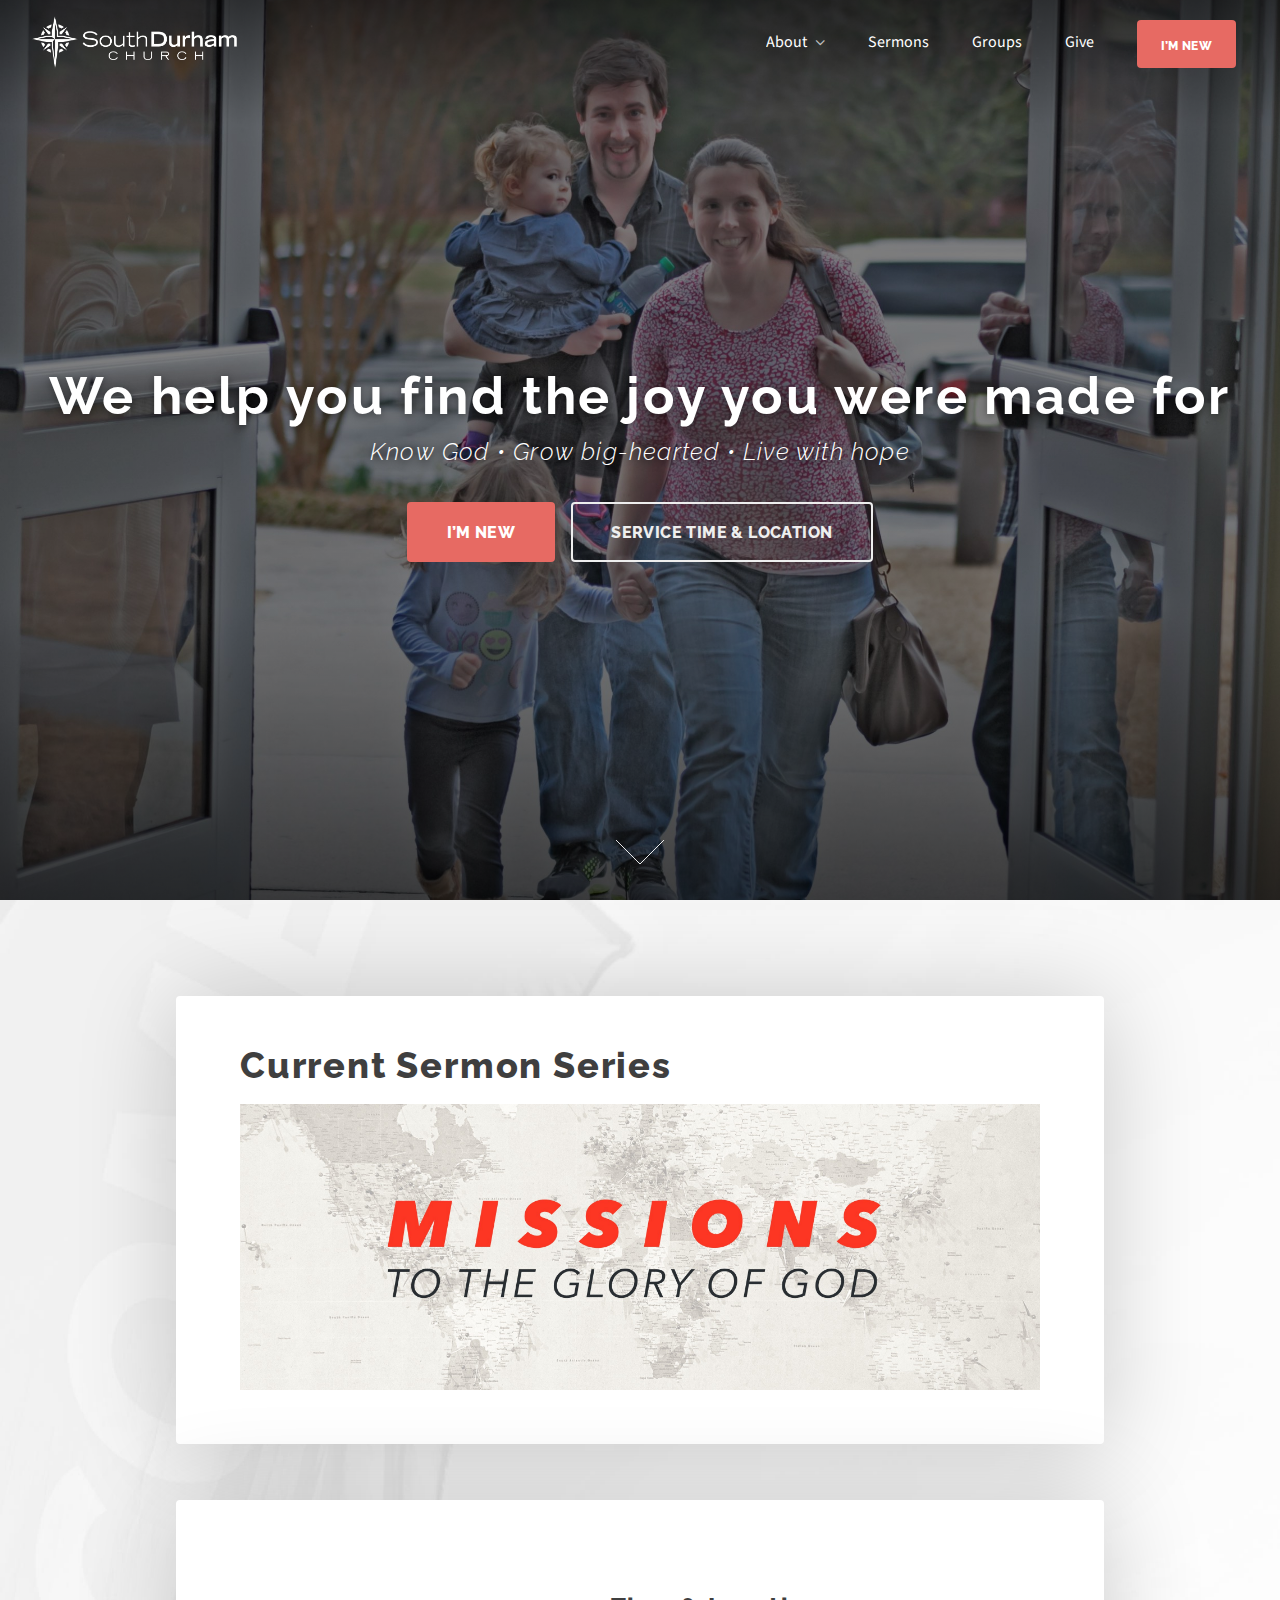
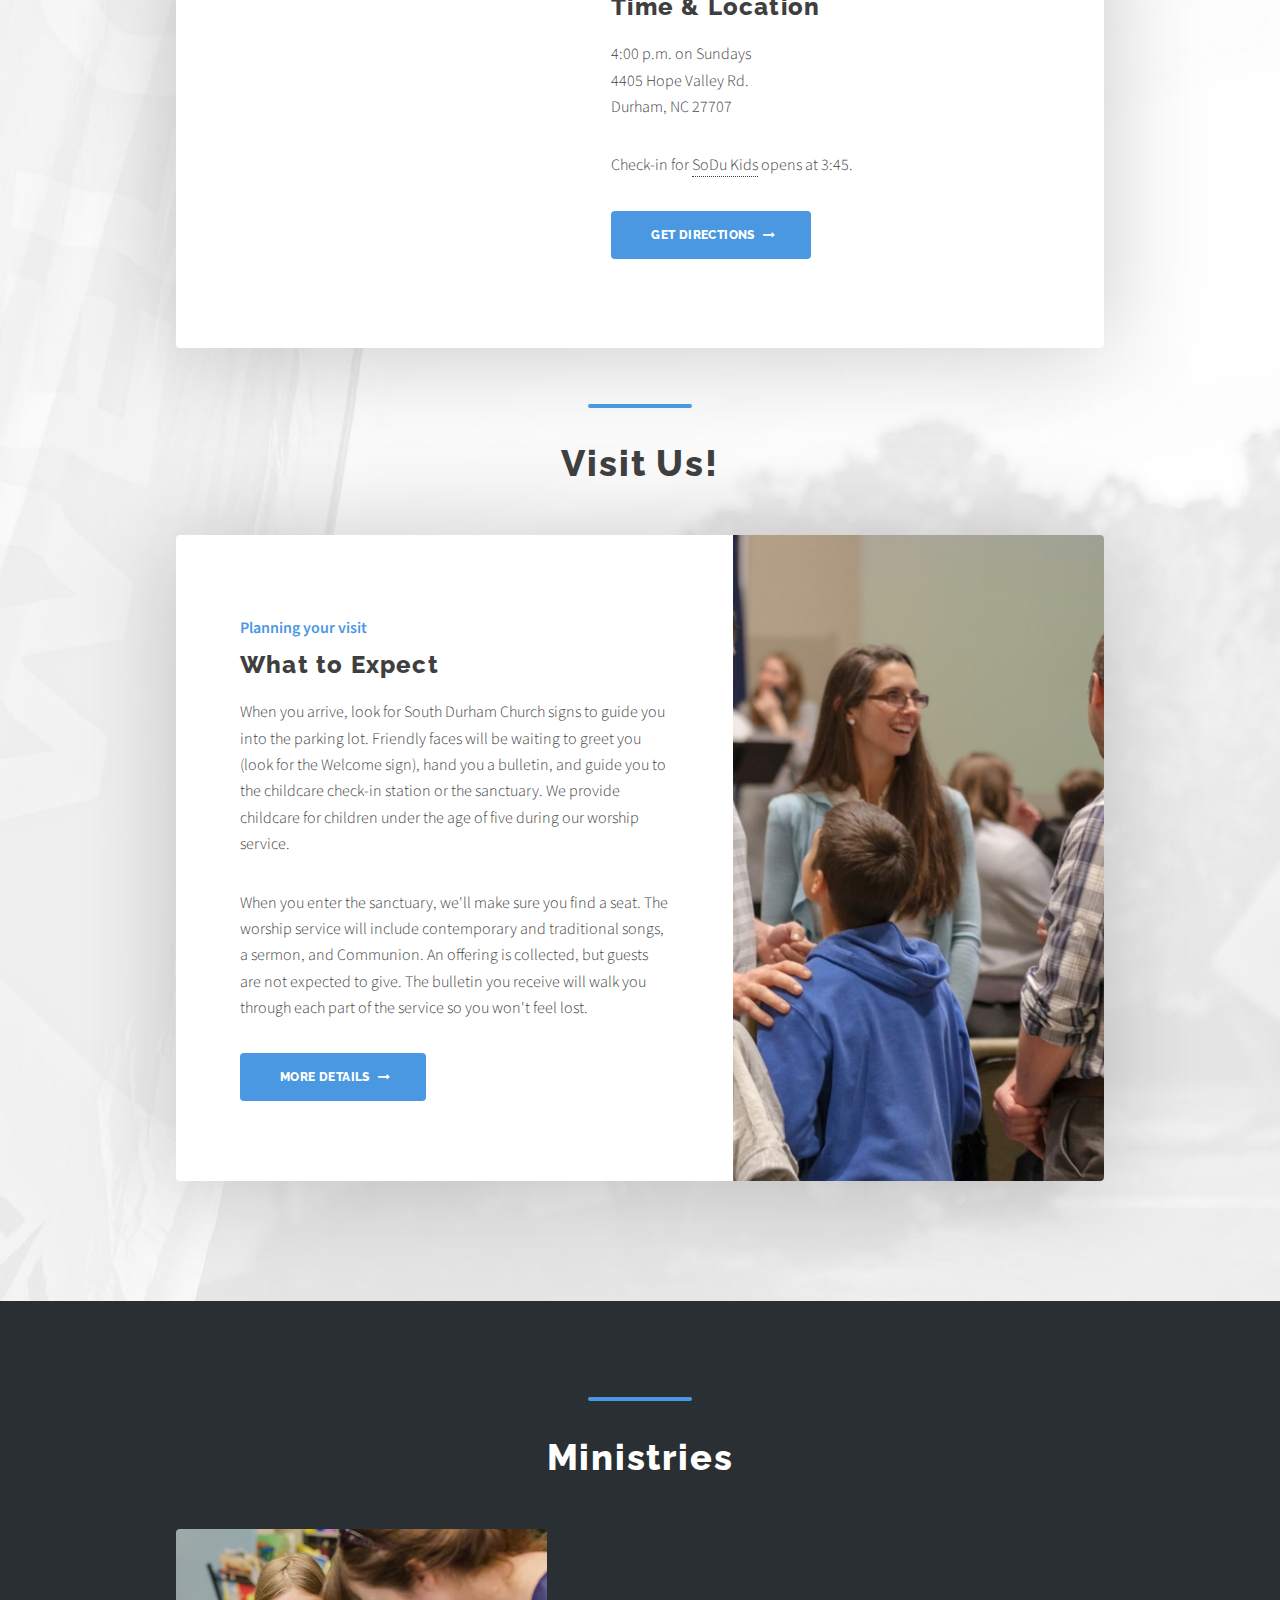
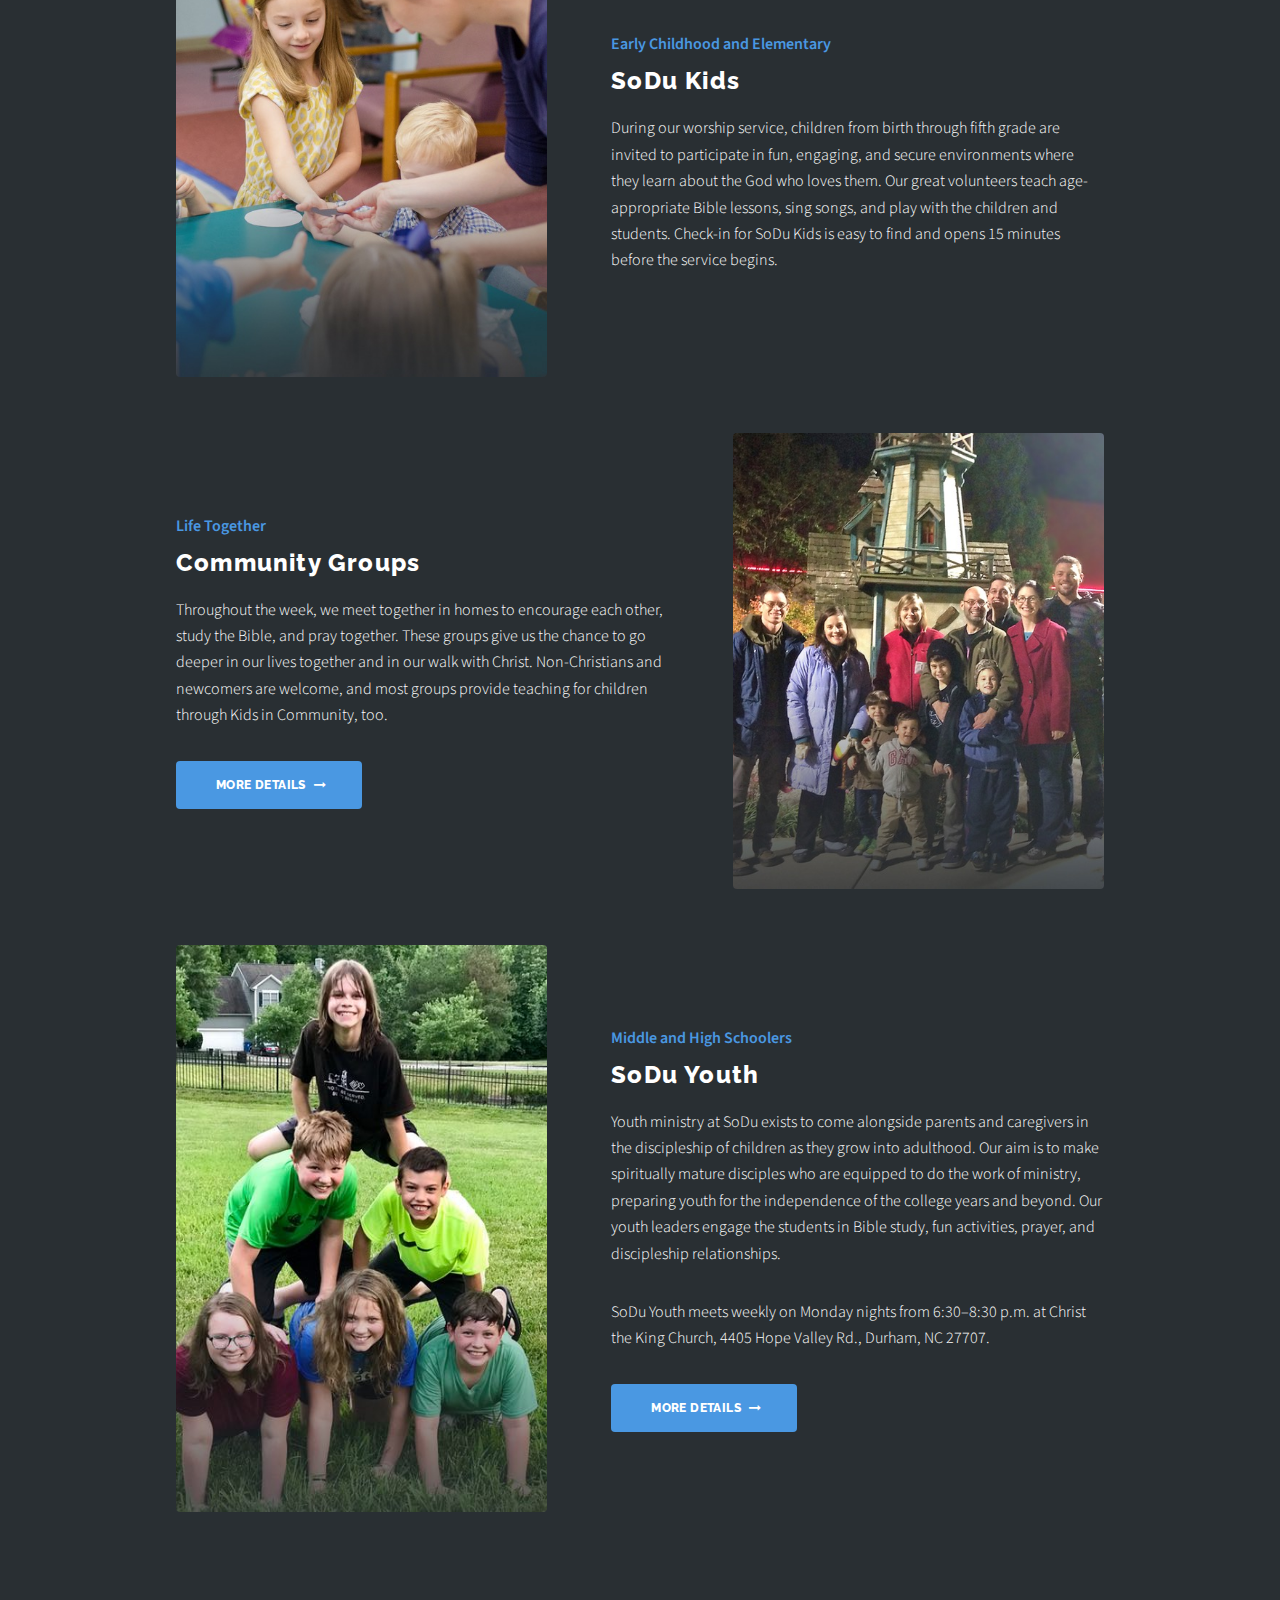
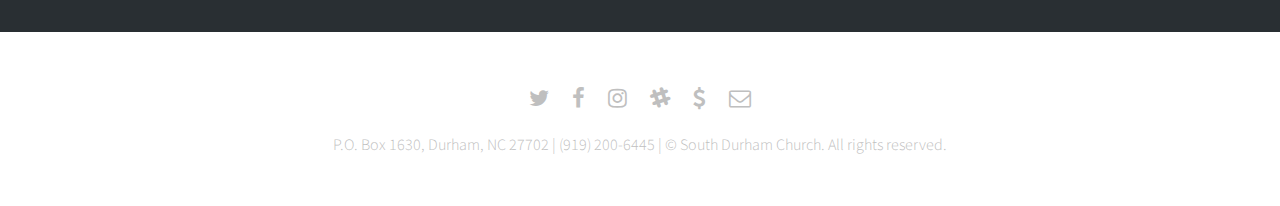
<file: index.html>
<!DOCTYPE HTML>
<!--
	Relativity by Pixelarity
	pixelarity.com | hello@pixelarity.com
	License: pixelarity.com/license
-->
<html>
	<head>
		<title>South Durham Church</title>
		<meta charset="utf-8" />
		<meta name="viewport" content="width=device-width, initial-scale=1" />
		
		<!-- Global site tag (gtag.js) - Google Analytics -->
		<script async src="https://www.googletagmanager.com/gtag/js?id=UA-49576446-1"></script>
		<script>
		  window.dataLayer = window.dataLayer || [];
		  function gtag(){dataLayer.push(arguments);}
		  gtag('js', new Date());

		  gtag('config', 'UA-49576446-1');
		</script>
		
		<link rel="stylesheet" href="assets/css/main.min.css" />
		<!-- icon -->
		<link rel="apple-touch-icon" sizes="57x57" href="/icon/apple-icon-57x57.png">
		<link rel="apple-touch-icon" sizes="60x60" href="/icon/apple-icon-60x60.png">
		<link rel="apple-touch-icon" sizes="72x72" href="/icon/apple-icon-72x72.png">
		<link rel="apple-touch-icon" sizes="76x76" href="/icon/apple-icon-76x76.png">
		<link rel="apple-touch-icon" sizes="114x114" href="/icon/apple-icon-114x114.png">
		<link rel="apple-touch-icon" sizes="120x120" href="/icon/apple-icon-120x120.png">
		<link rel="apple-touch-icon" sizes="144x144" href="/icon/apple-icon-144x144.png">
		<link rel="apple-touch-icon" sizes="152x152" href="/icon/apple-icon-152x152.png">
		<link rel="apple-touch-icon" sizes="180x180" href="/icon/apple-icon-180x180.png">
		<link rel="icon" type="image/png" sizes="192x192"  href="/icon/android-icon-192x192.png">
		<link rel="icon" type="image/png" sizes="32x32" href="/icon/favicon-32x32.png">
		<link rel="icon" type="image/png" sizes="96x96" href="/icon/favicon-96x96.png">
		<link rel="icon" type="image/png" sizes="16x16" href="/icon/favicon-16x16.png">
		<link rel="manifest" href="/icon/manifest.json">
		<meta name="msapplication-TileColor" content="#ffffff">
		<meta name="msapplication-TileImage" content="/icon/ms-icon-144x144.png">
		<meta name="theme-color" content="#ffffff">
		<!-- /icon -->
        <style type="text/css">
            .google-maps {
                position: relative;
                padding-bottom: 48%;
                height: 0;
                overflow: hidden;
            }
            .google-maps iframe {
                position: absolute;
                top: 0;
                left: 0;
                width: 100% !important;
                height: 100% !important;
            }
        </style>
	</head>
	<body>

		<!-- Wrapper -->
			<div id="wrapper">

				<!-- Header -->
					<header id="header" class="alt">

					  <!-- Logo -->
							<div class="logo">
							  <a href="/">
							    <img src="images/SDC-LogoWhite.png" alt="South Durham Church" height="53" />
							    <img src="images/SDC-LogoRGB.jpg" alt="South Durham Church" height="51" />
							  </a>
							</div>

						<!-- Nav -->
							<nav id="nav">
								<ul>
									<li>
										<a href="#" class="icon fa-angle-down">About</a>
										<ul>
											<li>
												<a href="#ministries" class="scrolly">Ministries</a>
												<ul>
													<li><a href="#kids" class="scrolly">SoDu Kids</a></li>
													<li><a href="/connect#visitcg" class="scrolly">Community Groups</a></li>
													<li><a href="#youth" class="scrolly">SoDu Youth</a></li>
													<!-- <li><a href="#service" class="scrolly">Service &amp; Evangelism</a></li> -->
												</ul>
											</li>
                                            <li><a href="/events">Events</a></li>
											<li><a href="https://sodu.churchcenter.com/registrations/events/category/3587">Become a Member</a></li>
											<li><a href="/connect#mission" class="scrolly">Mission &amp; Vision</a></li>
											<li><a href="/leadership" class="scrolly">Leadership</a></li>
											<li><a href="/statementoffaith">Statement of Faith</a></li>
											<li><a href="/connect#covenant" class="scrolly">Church Covenant</a></li>
                                            <li><a href="/giving">Giving</a>
                                                <ul>
                                                    <li><a href="https://sodu.churchcenteronline.com/giving">Give Online Now</a></li>
                                                    <li><a href="/giving#ways">Ways to Give</a></li>
                                                    <li><a href="/giving#why">Why We Give</a></li>
                                                    <li><a href="/giving#stewardship">Stewardship</a></li>
                                                    <li><a href="/giving#faq">Common Questions</a></li>
                                                </ul>
                                            </li>
										</ul>
									</li>
									<li><a href="http://sermons.southdurham.org">Sermons</a></li>
									<li><a href="/groups">Groups</a></li>
                                    <li><a href="https://sodu.churchcenteronline.com/giving">Give</a></li>
                                    <li><a href="/new-here" class="button scrolly">I’m New</a></li>
								</ul>
							</nav>

					</header>

				<!-- Banner -->
					<section id="banner">
                         <!--<div id="fly">
                              <a href="/soccernights">
                                 <img src="images/sngallery.jpg" alt="Soccer Nights Gallery" height="80" />
                             </a>
                         </div>-->
					  <div class="content">
					    
							<h1>We help you find the joy you were made for</h1>
                            <h3>Know God &bull; Grow big-hearted &bull; Live with hope</h3>
                            <p><a href="/new-here" class="button big scrolly">I’m New</a><a href="#location" class="button alt big scrolly">Service Time & Location</a></p>
						</div>
						<a href="#first" class="more scrolly">Learn More</a>
					</section>

				<!-- Section -->
					<section class="main alt" id="first">
						<!--<header>
							<h2 class="light">We glorify God by multiplying God-centered, big-hearted, hope-filled disciples of Jesus Christ.</h2>
						</header>-->
						<div class="inner">
                            <article class="post style2" id="series">
                              <div class="content full">
                                <header>
                                  <h2>Current Sermon Series</h2>
                                </header>
                                <img src="images/currentseries.jpg" alt="Current Sermon Series" width="100%" />
                              </div>
                            </article>
							<article class="post style2 alt" id="location">
							  <div class="content">
							    <header>
							      <h3>Time &amp; Location</h3>
							    </header>
							    <p>4:00 p.m. on Sundays<br>4405 Hope Valley Rd.<br>Durham, NC 27707</p>
                                <p>Check-in for <a href="#kids" class="scrolly">SoDu Kids</a> opens at 3:45.</p>
							    <ul class="actions">
							      <li><a href="https://www.google.com/maps?hl=en&q=4405+Hope+Valley+Rd,+Durham,+NC+27707" class="button next" target="_blank">Get Directions</a></li>
							    </ul>
							  </div>
                              <div class="image google-maps" data-position="center">
                                <iframe
                                  width="371"
                                  height="371"
                                  frameborder="0" style="border:0"
                                  src="https://www.google.com/maps/embed/v1/search?key=AIzaSyAfzKgRvNDQsPl3NH71hicNXOZzH830lXI&q=South+Durham+Church+Durham+NC&zoom=12" allowfullscreen>
                                </iframe>
                              </div>
							</article>
                        </div>
                        <header id="new-here">
                            <h2>Visit Us!</h2>
                        </header>
                        <div class="inner">
							<article class="post style2">
								<div class="content">
									<header>
										<span class="category">Planning your visit</span>
										<h3>What to Expect</h3>
									</header>
									<p>When you arrive, look for South Durham Church signs to guide you into the parking lot. Friendly faces will be waiting to greet you (look for the Welcome sign), hand you a bulletin, and guide you to the childcare check-in station or the sanctuary. We provide childcare for children under the age of five during our worship service.</p>
									<p>When you enter the sanctuary, we'll make sure you find a seat. The worship service will include contemporary and traditional songs, a sermon, and Communion. An offering is collected, but guests are not expected to give. The bulletin you receive will walk you through each part of the service so you won't feel lost.</p>
									<ul class="actions">
										<li><a href="/new-here" class="button next">More Details</a></li>
									</ul>
								</div>
								<div class="image" data-position="center"><img src="images/pic05gw.jpg" alt="" /><!-- ja --></div>
							</article>
							<!-- 
<article class="post style3">
                                                                <div>
                                                                        <header>
                                                                                <h2>Come get to know us</h2>
                                                                        </header>
                                                                        <p>Beyond Sunday mornings, here are some great ways to get to know who we are at South Durham Church.</p>
                                                                        <ul class="actions">
                                                                          <li>
									    <h3>Attend a Q&amp;A</h3>
									    <p>Once a month, we hold a question and answer session and give a brief introduction about our church.</p>
									    <a href="/connect#qanda" class="button next">Learn More</a>
									  </li>
									  <li>
                                                                            <h3>Visit a Community Group</h3>
									    <p>Community Groups are where real life together happens within South Durham. Groups meet weekly throughout the Triangle and share food, talk about Christ, pray, and serve their community.</p>
                                                                            <a href="https://sodu.churchcenteronline.com/groups/community-groups" class="button next">Find a Group</a>
                                                                          </li>
                                                                        </ul>
                                                                </div>
                                                        </article>
 -->
						</div>
					</section>

				<!-- Section -->
					<!-- 
<section class="main" id="leadership">
						<header>
							<h2>Leadership</h2>
							<p>South Durham Church is led by a plurality of elders and served by staff members and Ministry Team leaders.</p>
						</header>
						<div class="inner">
						  <h3 class="align-center">Elders</h3>
							<ul class="faces add-margin">
								<li>
									<span class="image"><img src="images/adar.jpg" alt="" /></span>
									<h3>Adam Darnell</h3>
									<p>Pastor</p>
								</li>
								<li>
									<span class="image"><img src="images/gh.jpg" alt="" /></span>
									<h3>Greg Hobbet</h3>
									<p>Lay Elder</p>
								</li>
								<li>
									<span class="image"><img src="images/cj.jpg" alt="" /></span>
									<h3>Christian Jernigan</h3>
									<p>Lay Elder</p>
								</li>
								<li>
									<span class="image"><img src="images/dp.jpg" alt="" /></span>
									<h3>Donnie Pulliam</h3>
									<p>Lay Elder</p>
								</li>
							</ul>
							<h3 class="align-center">Staff &amp; Ministry Team Leaders</h3>
							<ul class="faces">
                                                                <li>
                                                                        <span class="image"><img                       
src="images/am.jpg" alt="" /></span>
                                                                        <h3>Aaron Mattern</h3>
                                                                        <p>Director of Operations & Family Ministries</p>
                                                                </li>
                                                                <li>
                                                                        <span class="image"><img                       
src="images/ay.jpg" alt="" /></span>
                                                                        <h3>April Young</h3>
                                                                        <p>Office Manager</p>
                                                                </li>
                                                                <li>
                                                                        <span class="image"><img                       
src="images/ta.jpg" alt="" /></span>
                                                                        <h3>Travis Allen</h3>
                                                                        <p>Greeter &amp; Setup Teams</p>
                                                                </li>
                                                                <li>
                                                                        <span class="image"><img                       
src="images/ak.jpg" alt="" /></span>
                                                                        <h3>Ann Kelley</h3>
                                                                        <p>SoDu Kids Team</p>
                                                                </li>
                                                                <li>
                                                                        <span class="image"><img                       
src="images/es.jpg" alt="" /></span>
                                                                        <h3>Eric Sampson</h3>
                                                                        <p>Audio Team</p>
                                                                </li>
                                                        </ul>
                                                        
                            <div class="actions align-center">
								<a href="/leadership" class="button next">Learn More</a>
							</div>
						</div>
					</section>
 -->

				<!-- Section -->
					<section class="main accent2" id="ministries">
						<header>
							<h2>Ministries</h2>
						</header>
						<div class="inner">
							<article class="post alt" id="kids">
								<div class="content">
									<header>
										<span class="category">Early Childhood and Elementary</span>
										<h3>SoDu Kids</h3>
									</header>
									<p>During our worship service, children from birth through fifth grade are invited to participate in fun, engaging, and secure environments where they learn about the God who loves them. Our great volunteers teach age-appropriate Bible lessons, sing songs, and play with the children and students. Check-in for SoDu Kids is easy to find and opens 15 minutes before the service begins.</p>
								</div>
								<div class="image" data-position="center"><img src="images/kidsmg.jpg" alt="" /></div>
							</article>
							<article class="post" id="cgs">
								<div class="content">
									<header>
										<span class="category">Life Together</span>
										<h3>Community Groups</h3>
									</header>
									<p>Throughout the week, we meet together in homes to encourage each other, study the Bible, and pray together. These groups give us the chance to go deeper in our lives together and in our walk with Christ. Non-Christians and newcomers are welcome, and most groups provide teaching for children through Kids in Community, too.</p>
									<ul class="actions">
										<li><a href="/groups" class="button next">More Details</a></li>
                                    </ul>
								</div>
								<div class="image" data-position="center"><img src="images/cgblurry2.jpg" alt="" /></div>
							</article>
							<article class="post alt" id="youth">
								<div class="content">
									<header>
										<span class="category">Middle and High Schoolers</span>
										<h3>SoDu Youth</h3>
									</header>
									<p>Youth ministry at SoDu exists to come alongside parents and caregivers in the discipleship of children as they grow into adulthood. Our aim is to make spiritually mature disciples who are equipped to do the work of ministry, preparing youth for the independence of the college years and beyond. Our youth leaders engage the students in Bible study, fun activities, prayer, and discipleship relationships.</p>
									<p>SoDu Youth meets weekly on Monday nights from 6:30&ndash;8:30 p.m. at Christ the King Church, 4405 Hope Valley Rd., Durham, NC 27707.</p>
                                    <ul class="actions">
                                        <li><a href="/groups#info" class="button next">More Details</a></li>
                                    </ul>
								</div>
								<div class="image" data-position="center"><img src="images/youthpyramid.jpg" alt="" /></div>
							</article>
							<!-- 
<article class="post" id="service">
                                                                <div class="content">
                                                                        <header>
                                                                                <span class="category">Making Christ Known Through Word &amp; Deed</span>
                                                                                <h3>Service &amp; Evangelism</h3>
                                                                        </header>
                                                                        <p>Christ healed the sick <em>and</em> shared the good news of salvation by grace through faith in His death on the cross for us. As a church, we strive to be agents of God's justice and mercy in our world, whether that's through supporting great causes or blessing our community through our partnerships with local schools and other organizations. At the same time, we want to tell everyone we can that there is life, hope, forgiveness, and freedom in Christ for every sinner. We pray you'll join us on His mission.</p>
                                                                        <!~~ 
<ul class="actions">
                                                                                <li><a href="#" class="button          
next">View Photo Gallery</a></li>
                                                                        </ul>
 ~~>
                                                                </div>
                                                                <div class="image" data-position="center"><img         
src="images/se3g.jpg" alt="" /></div>
                                                        </article>
 -->
						</div>
					</section>

				<!-- Section -->
					<!-- 
<section class="main alt special" id="contact">
						<header>
							<h2>Get in touch</h2>
							<p>We'd be glad to answer any questions you may have about our church. If you'd like to sign up for our newsletter, please let us know. We hope to meet you this Sunday.</p>
						</header>
						<div class="inner narrow">
							<form id="contact-form" action="thank-you" method="post" data-netlify="true" name="general-contact">
								<div class="field half">
									<input name="name" id="name" placeholder="Name" type="text" />
								</div>
								<div class="field half">
									<input name="email" id="email" placeholder="Email" type="email" />
								</div>
								<div class="field">
									<textarea name="message" id="message" rows="6" placeholder="Message"></textarea>
								</div>
								<ul class="actions">
									<li><button class="button next" type="submit">Send Message</button></li>
								</ul>
							</form>
						</div>
					</section>
 -->

				<!-- Footer -->
					<footer id="footer">
						<ul class="icons">
							<li><a href="https://www.twitter.com/soduchurch" class="icon alt fa-twitter"><span class="label">Twitter</span></a></li>
							<li><a href="https://www.facebook.com/soduchurch" class="icon alt fa-facebook"><span class="label">Facebook</span></a></li>
							<li><a href="https://www.instagram.com/southdurhamchurch" class="icon alt fa-instagram"><span class="label">Instagram</span></a></li>
							<li><a href="https://sodu.slack.com/" class="icon alt fa-slack"><span class="label">Slack</span></a></li>
							<li><a href="https://sodu.churchcenteronline.com/giving" class="icon alt fa-usd"><span class="label">Giving</span></a></li>
							<li><a href="mailto:office@southdurham.org" class="icon alt fa-envelope-o"><span class="label">Email</span></a></li>
						</ul>
						<p class="copyright">P.O. Box 1630, Durham, NC 27702 | (919) 200-6445 | &copy; South Durham Church. All rights reserved.</p>
					</footer>

			</div>

		<!-- Scripts -->
			<script src="assets/js/jquery.min.js"></script>
			<script src="assets/js/jquery.dropotron.min.js"></script>
			<script src="assets/js/jquery.scrollex.min.js"></script>
			<script src="assets/js/jquery.scrolly.min.js"></script>
			<script src="assets/js/skel.min.js"></script>
			<script src="assets/js/util.js"></script>
			<script src="assets/js/main.js"></script>
			<!--<script type="text/javascript">
			$("#contact-form").submit(function(e) {
			  e.preventDefault();

			  var $form = $(this);
			  $.post($form.attr("action"), $form.serialize()).then(function() {
				alert("Thank you!");
			  });
			});
			</script>-->
	</body>
</html>
</file>
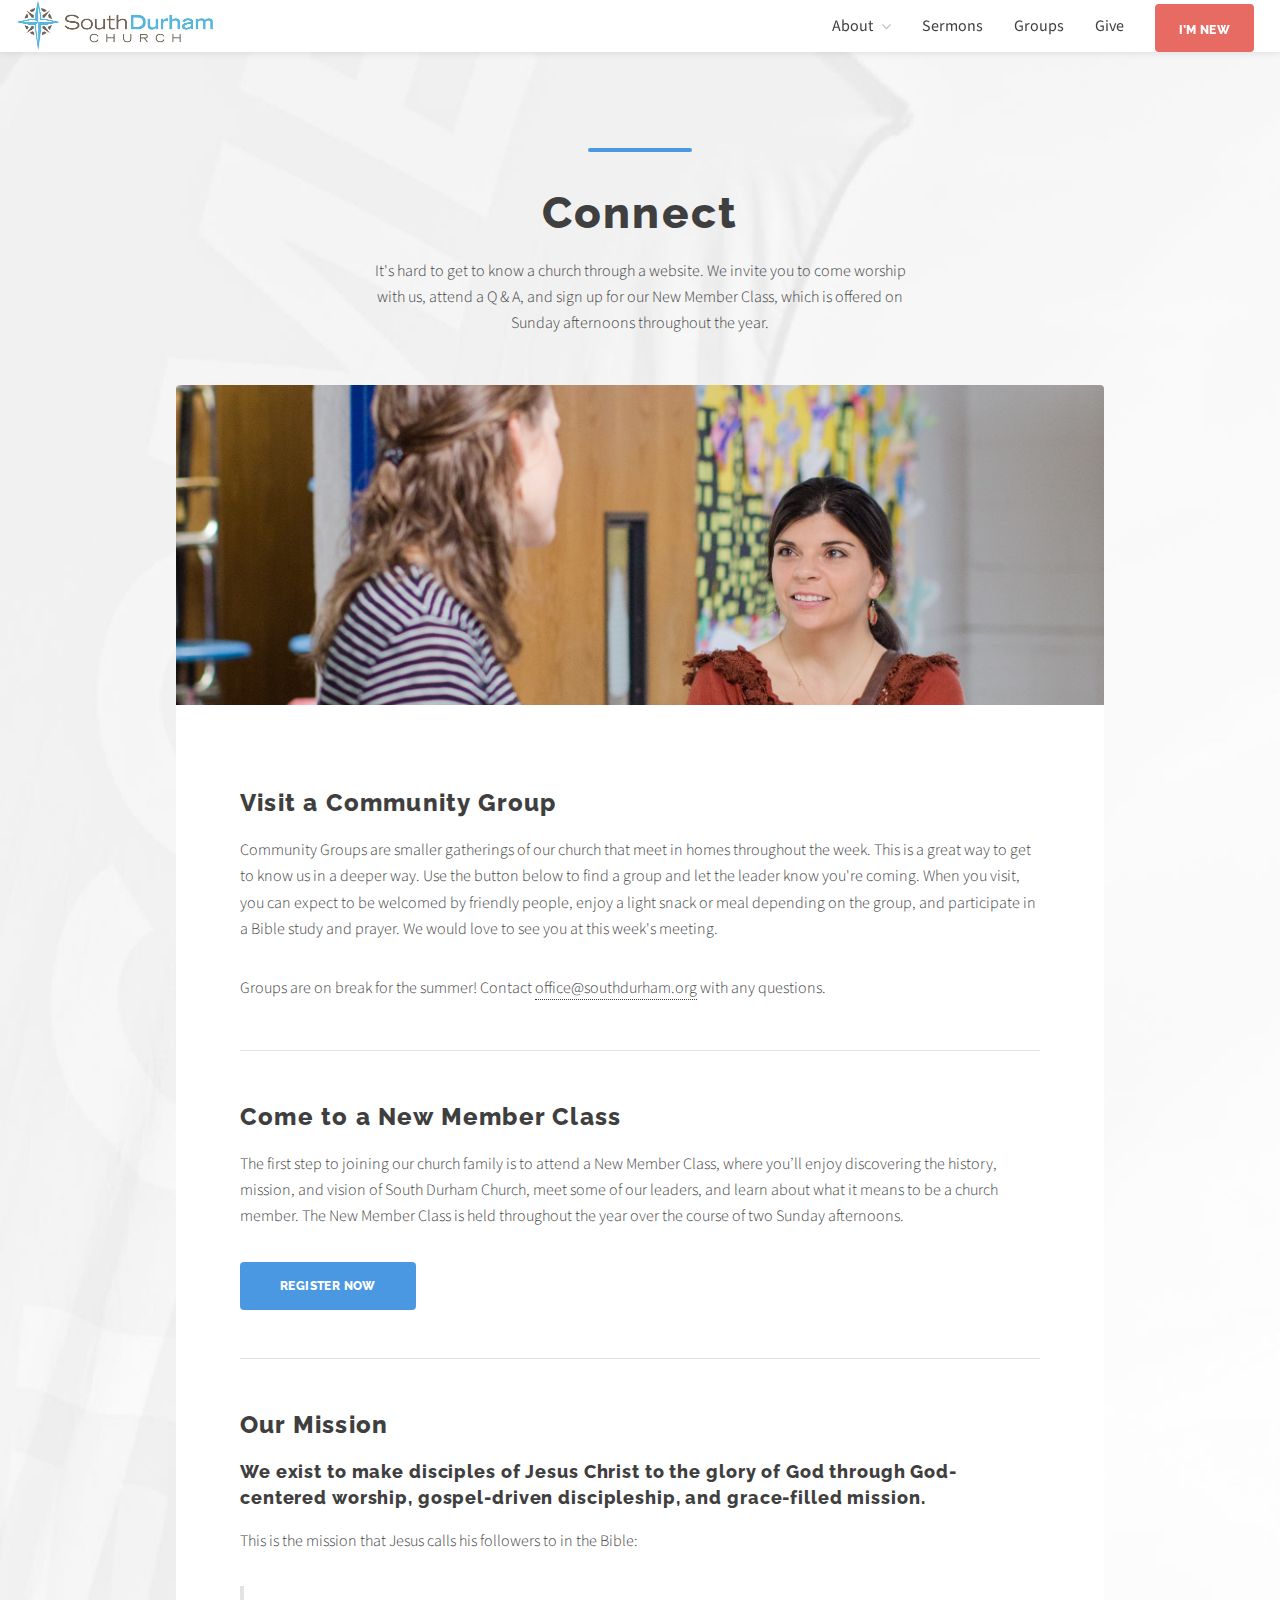
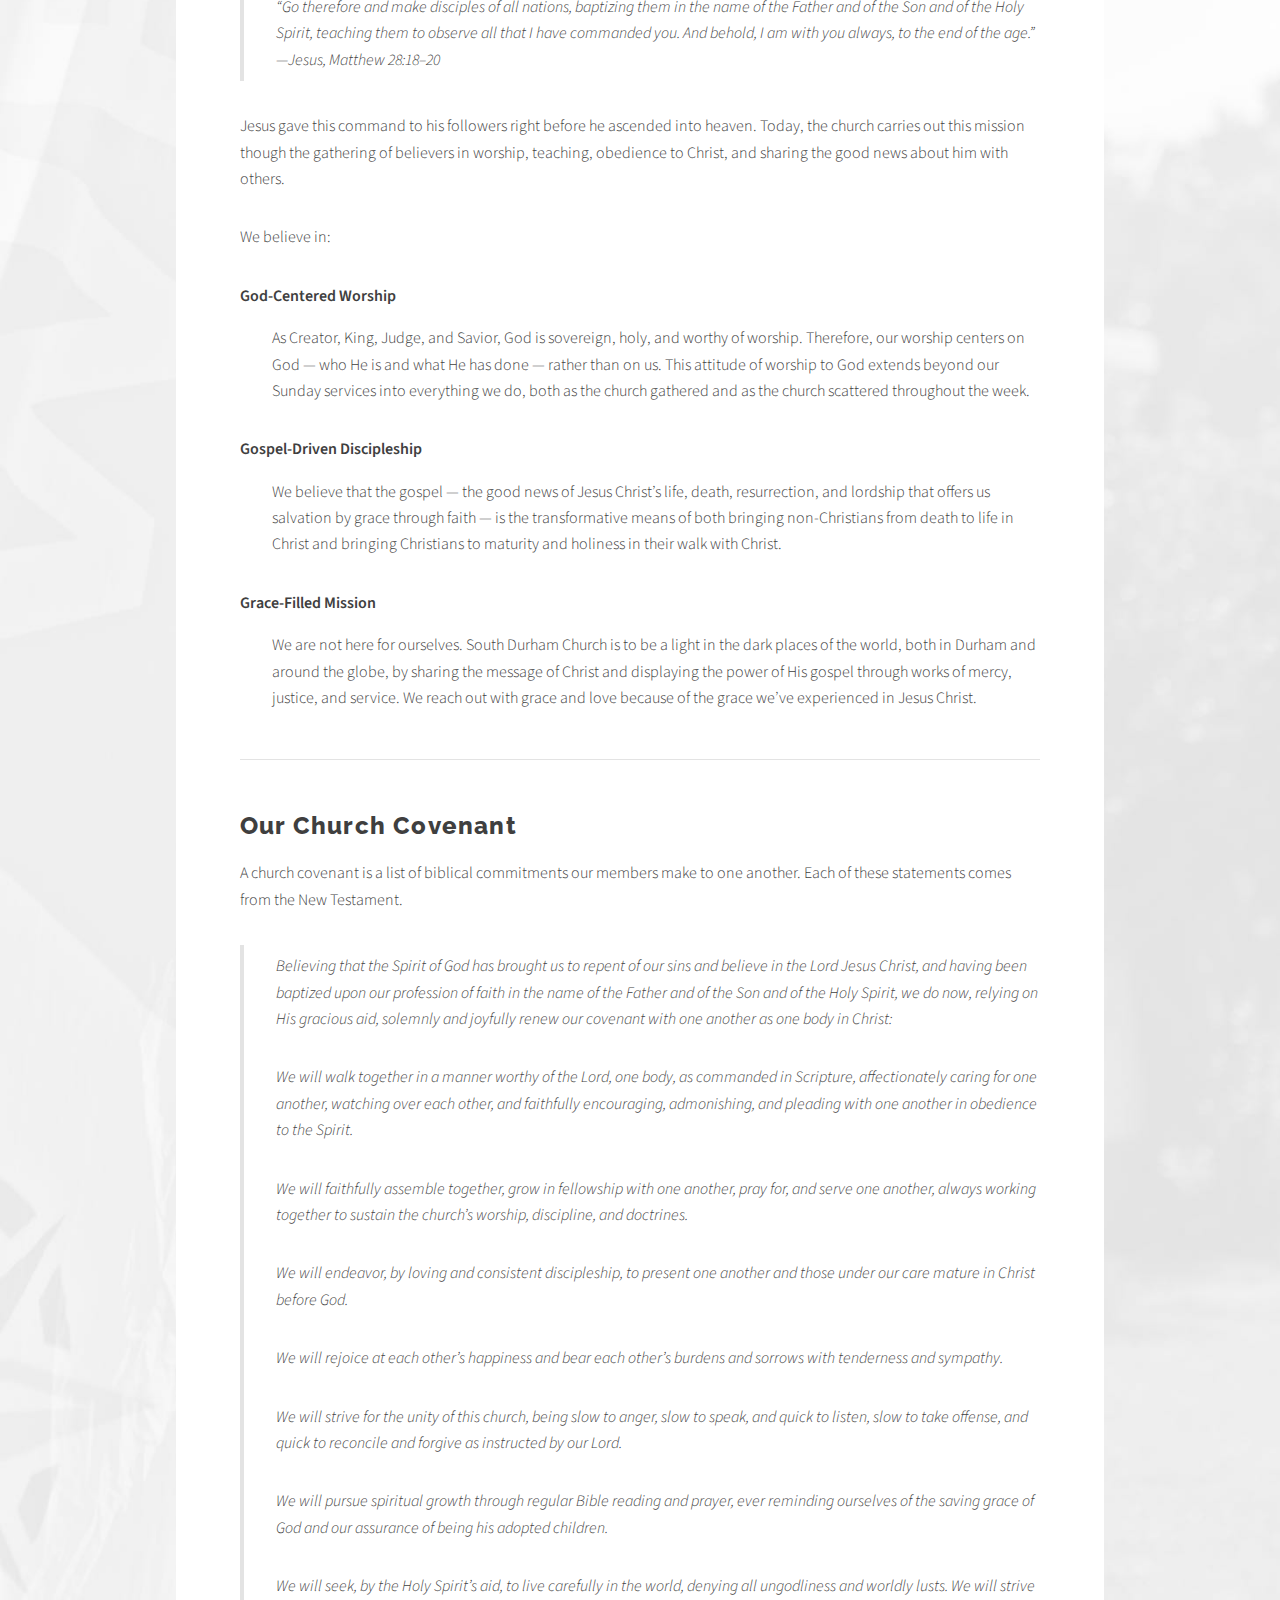
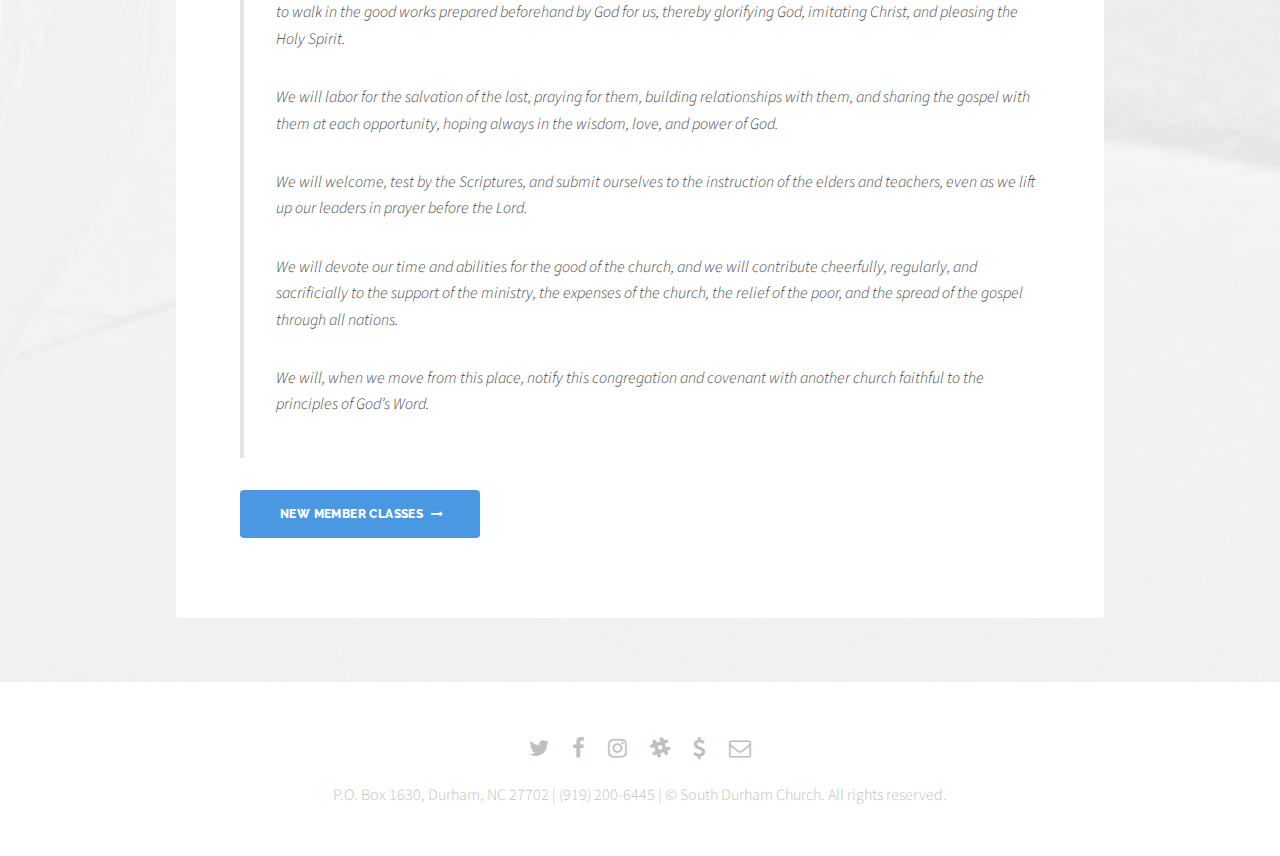
<file: connect.html>
<!DOCTYPE HTML>
<!--
	Relativity by Pixelarity
	pixelarity.com | hello@pixelarity.com
	License: pixelarity.com/license
-->
<html>
	<head>
		<title>South Durham Church | Connect</title>
		<meta charset="utf-8" />
		<meta name="viewport" content="width=device-width, initial-scale=1" />
				
		<!-- Global site tag (gtag.js) - Google Analytics -->
		<script async src="https://www.googletagmanager.com/gtag/js?id=UA-49576446-1"></script>
		<script>
		  window.dataLayer = window.dataLayer || [];
		  function gtag(){dataLayer.push(arguments);}
		  gtag('js', new Date());

		  gtag('config', 'UA-49576446-1');
		</script>
		
		<link rel="stylesheet" href="assets/css/main.min.css" />
		<!-- icon -->
		<link rel="apple-touch-icon" sizes="57x57" href="/icon/apple-icon-57x57.png">
		<link rel="apple-touch-icon" sizes="60x60" href="/icon/apple-icon-60x60.png">
		<link rel="apple-touch-icon" sizes="72x72" href="/icon/apple-icon-72x72.png">
		<link rel="apple-touch-icon" sizes="76x76" href="/icon/apple-icon-76x76.png">
		<link rel="apple-touch-icon" sizes="114x114" href="/icon/apple-icon-114x114.png">
		<link rel="apple-touch-icon" sizes="120x120" href="/icon/apple-icon-120x120.png">
		<link rel="apple-touch-icon" sizes="144x144" href="/icon/apple-icon-144x144.png">
		<link rel="apple-touch-icon" sizes="152x152" href="/icon/apple-icon-152x152.png">
		<link rel="apple-touch-icon" sizes="180x180" href="/icon/apple-icon-180x180.png">
		<link rel="icon" type="image/png" sizes="192x192"  href="/icon/android-icon-192x192.png">
		<link rel="icon" type="image/png" sizes="32x32" href="/icon/favicon-32x32.png">
		<link rel="icon" type="image/png" sizes="96x96" href="/icon/favicon-96x96.png">
		<link rel="icon" type="image/png" sizes="16x16" href="/icon/favicon-16x16.png">
		<link rel="manifest" href="/icon/manifest.json">
		<meta name="msapplication-TileColor" content="#ffffff">
		<meta name="msapplication-TileImage" content="/icon/ms-icon-144x144.png">
		<meta name="theme-color" content="#ffffff">
		<!-- /icon -->
	</head>
	<body>

		<!-- Wrapper -->
			<div id="wrapper">

				<!-- Header -->
					<header id="header">

						<!-- Logo -->
							<div class="logo">
						  <a href="/">
						    <img src="images/SDC-LogoRGB.jpg" alt="South Durham Church" height="51" />
						  </a>
						</div>

						<!-- Nav -->
							<nav id="nav">
								<ul>
									<li>
										<a href="#" class="icon fa-angle-down">About</a>
										<ul>
											<li>
												<a href="/#ministries" class="scrolly">Ministries</a>
												<ul>
													<li><a href="/#kids" class="scrolly">SoDu Kids</a></li>
													<li><a href="/connect#visitcg" class="scrolly">Community Groups</a></li>
													<li><a href="/#youth" class="scrolly">SoDu Youth</a></li>
													<!-- <li><a href="#service" class="scrolly">Service &amp; Evangelism</a></li> -->
												</ul>
											</li>
                                            <li><a href="/events">Events</a></li>
											<li><a href="https://sodu.churchcenter.com/registrations/events/category/3587">Become a Member</a></li>
											<li><a href="/connect#mission" class="scrolly">Mission &amp; Vision</a></li>
											<li><a href="/leadership" class="scrolly">Leadership</a></li>
											<li><a href="/statementoffaith">Statement of Faith</a></li>
											<li><a href="/connect#covenant" class="scrolly">Church Covenant</a></li>
                                            <li><a href="/giving">Giving</a>
                                                <ul>
                                                    <li><a href="https://sodu.churchcenteronline.com/giving">Give Online Now</a></li>
                                                    <li><a href="/giving#ways">Ways to Give</a></li>
                                                    <li><a href="/giving#why">Why We Give</a></li>
                                                    <li><a href="/giving#stewardship">Stewardship</a></li>
                                                    <li><a href="/giving#faq">Common Questions</a></li>
                                                </ul>
                                            </li>
										</ul>
									</li>
									<li><a href="http://sermons.southdurham.org">Sermons</a></li>
									<li><a href="/groups">Groups</a></li>
                                    <li><a href="https://sodu.churchcenteronline.com/giving">Give</a></li>
                                    <li><a href="/new-here" class="button">I’m New</a></li>
								</ul>
							</nav>

					</header>

				<!-- Section -->
					<section class="main alt">
						<header>
							<h1>Connect</h1>
							<p>It's hard to get to know a church through a website. We invite you to come worship with us, attend a Q &amp; A, and sign up for our New Member Class, which is offered on Sunday afternoons throughout the year.</p>
						</header>
						<div class="inner style2">
							<div class="image main" data-position="center" id="visitcg"><img src="images/banner-la.jpg" alt="" /></div>
							
							<!-- 
<h3>Attend a Q &amp; A</h3>
<p>Immediately following the service on the first Sunday of the month, one of our elders holds a twenty-minute question and answer session in the auditorium. These are open to the public and to any question about Christianity, the Bible, or our church. We don't promise to have the answer to every question, but we do promise honest answers to honest questions, as best as we can.</p>
<p>At the end of each Q &amp; A, we give a three-minute presentation about the mission and vision of South Durham Church for those who want to learn more. Elders are available afterwards for more questions and conversation.<p>

							<hr class="major" id="visitcgs" />
 -->
							<h3>Visit a Community Group</h3>
<p>Community Groups are smaller gatherings of our church that meet in homes throughout the week. This is a great way to get to know us in a deeper way. Use the button below to find a group and let the leader know you're coming. When you visit, you can expect to be welcomed by friendly people, enjoy a light snack or meal depending on the group, and participate in a Bible study and prayer. We would love to see you at this week's meeting.</p>
<ul class="actions">
  <li><!-- <a href="https://sodu.churchcenteronline.com/groups/community-groups" class="button">Find a Group</a> -->Groups are on break for the summer! Contact <a href="mailto:office@southdurham.org">office@southdurham.org</a> with any questions.</li>
</ul>
							
							<hr class="major" id="newmember" />
							<h3>Come to a New Member Class</h3>
<p>The first step to joining our church family is to attend a New Member Class, where you’ll enjoy discovering the history, mission, and vision of South Durham Church, meet some of our leaders, and learn about what it means to be a church member. The New Member Class is held throughout the year over the course of two Sunday afternoons.</p>
<ul class="actions">
  <li><a href="https://sodu.churchcenter.com/registrations/events/category/3587" class="button">Register Now</a></li>
</ul>

<hr class="major" id="mission" />
<h3>Our Mission</h3>
<h4>We exist to make disciples of Jesus Christ to the glory of God through God-centered worship, gospel-driven discipleship, and grace-filled mission.</h4>
<p>This is the mission that Jesus calls his followers to in the Bible:</p>
<blockquote>“Go therefore and make disciples of all nations, baptizing them in the name of the Father and of the Son and of the Holy Spirit, teaching them to observe all that I have commanded you. And behold, I am with you always, to the end of the age.” —Jesus, Matthew 28:18–20</blockquote>
<p>Jesus gave this command to his followers right before he ascended into heaven. Today, the church carries out this mission though the gathering of believers in worship, teaching, obedience to Christ, and sharing the good news about him with others.</p>
<p>We believe in:</p>
<dl>
	<dt>God-Centered Worship</dt>
	<dd>
		<p>As Creator, King, Judge, and Savior, God is sovereign, holy, and worthy of worship. Therefore, our worship centers on God &mdash; who He is and what He has done &mdash; rather than on us. This attitude of worship to God extends beyond our Sunday services into everything we do, both as the church gathered and as the church scattered throughout the week.</p>
	</dd>
	<dt>Gospel-Driven Discipleship</dt>
	<dd>
		<p>We believe that the gospel &mdash; the good news of Jesus Christ’s life, death, resurrection, and lordship that offers us salvation by grace through faith &mdash; is the transformative means of both bringing non-Christians from death to life in Christ and bringing Christians to maturity and holiness in their walk with Christ.<p>
	</dd>
	<dt>Grace-Filled Mission</dt>
	<dd>
		<p>We are not here for ourselves. South Durham Church is to be a light in the dark places of the world, both in Durham and around the globe, by sharing the message of Christ and displaying the power of His gospel through works of mercy, justice, and service. We reach out with grace and love because of the grace we’ve experienced in Jesus Christ.</p>
	</dd>
</dl>

<hr class="major" id="covenant" />
<h3>Our Church Covenant</h3>
<p>A church covenant is a list of biblical commitments our members make to one another. Each of these statements comes from the New Testament.</p>
<blockquote><p>Believing that the Spirit of God has brought us to repent of our sins and believe in the Lord Jesus Christ, and having been baptized upon our profession of faith in the name of the Father and of the Son and of the Holy Spirit, we do now, relying on His gracious aid, solemnly and joyfully renew our covenant with one another as one body in Christ:</p><p>We will walk together in a manner worthy of the Lord, one body, as commanded in Scripture, affectionately caring for one another, watching over each other, and faithfully encouraging, admonishing, and pleading with one another in obedience to the Spirit.</p><p>We will faithfully assemble together, grow in fellowship with one another, pray for, and serve one another, always working together to sustain the church’s worship, discipline, and doctrines.</p><p>We will endeavor, by loving and consistent discipleship, to present one another and those under our care mature in Christ before God.</p><p>We will rejoice at each other’s happiness and bear each other’s burdens and sorrows with tenderness and sympathy.</p><p>We will strive for the unity of this church, being slow to anger, slow to speak, and quick to listen, slow to take offense, and quick to reconcile and forgive as instructed by our Lord.</p><p>We will pursue spiritual growth through regular Bible reading and prayer, ever reminding ourselves of the saving grace of God and our assurance of being his adopted children.</p><p>We will seek, by the Holy Spirit’s aid, to live carefully in the world, denying all ungodliness and worldly lusts. We will strive to walk in the good works prepared beforehand by God for us, thereby glorifying God, imitating Christ, and pleasing the Holy Spirit.</p><p>We will labor for the salvation of the lost, praying for them, building relationships with them, and sharing the gospel with them at each opportunity, hoping always in the wisdom, love, and power of God.</p><p>We will welcome, test by the Scriptures, and submit ourselves to the instruction of the elders and teachers, even as we lift up our leaders in prayer before the Lord.</p><p>We will devote our time and abilities for the good of the church, and we will contribute cheerfully, regularly, and sacrificially to the support of the ministry, the expenses of the church, the relief of the poor, and the spread of the gospel through all nations.</p><p>We will, when we move from this place, notify this congregation and covenant with another church faithful to the principles of God’s Word.</p></blockquote>
							<ul class="actions">
  <li><a href="https://sodu.churchcenter.com/registrations/events/category/3587" class="button next">New Member Classes</a></li>
</ul>
						</div>
					</section>

				<!-- Footer -->
					<footer id="footer">
						<ul class="icons">
							<li><a href="https://www.twitter.com/soduchurch" class="icon alt fa-twitter"><span class="label">Twitter</span></a></li>
							<li><a href="https://www.facebook.com/soduchurch" class="icon alt fa-facebook"><span class="label">Facebook</span></a></li>
							<li><a href="https://www.instagram.com/southdurhamchurch" class="icon alt fa-instagram"><span class="label">Instagram</span></a></li>
							<li><a href="https://sodu.slack.com/" class="icon alt fa-slack"><span class="label">Slack</span></a></li>
							<li><a href="https://sodu.churchcenteronline.com/giving" class="icon alt fa-usd"><span class="label">Giving</span></a></li>
							<li><a href="mailto:office@southdurham.org" class="icon alt fa-envelope-o"><span class="label">Email</span></a></li>
						</ul>
						<p class="copyright">P.O. Box 1630, Durham, NC 27702 | (919) 200-6445 | &copy; South Durham Church. All rights reserved.</p>
					</footer>

			</div>

		<!-- Scripts -->
			<script src="assets/js/jquery.min.js"></script>
			<script src="assets/js/jquery.dropotron.min.js"></script>
			<script src="assets/js/jquery.scrollex.min.js"></script>
			<script src="assets/js/jquery.scrolly.min.js"></script>
			<script src="assets/js/skel.min.js"></script>
			<script src="assets/js/util.js"></script>
			<script src="assets/js/main.js"></script>

	</body>
</html>
</file>
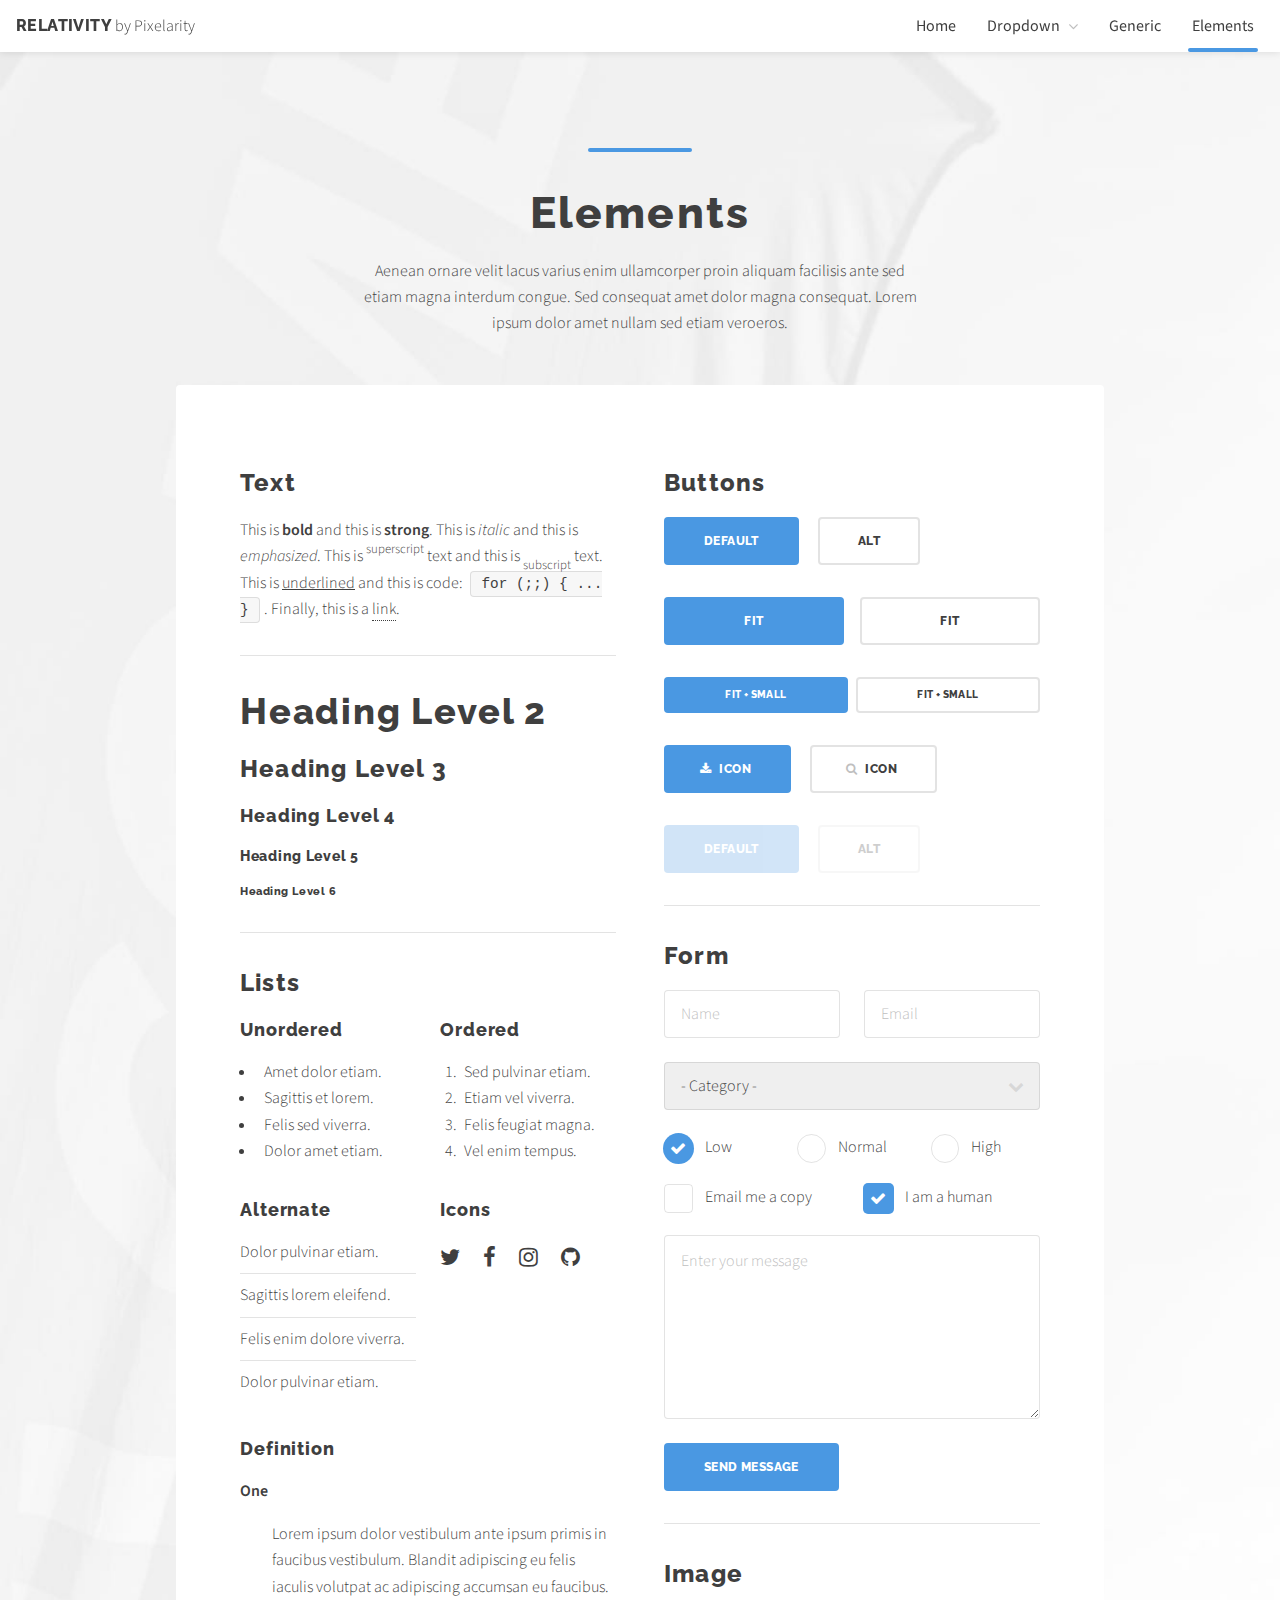
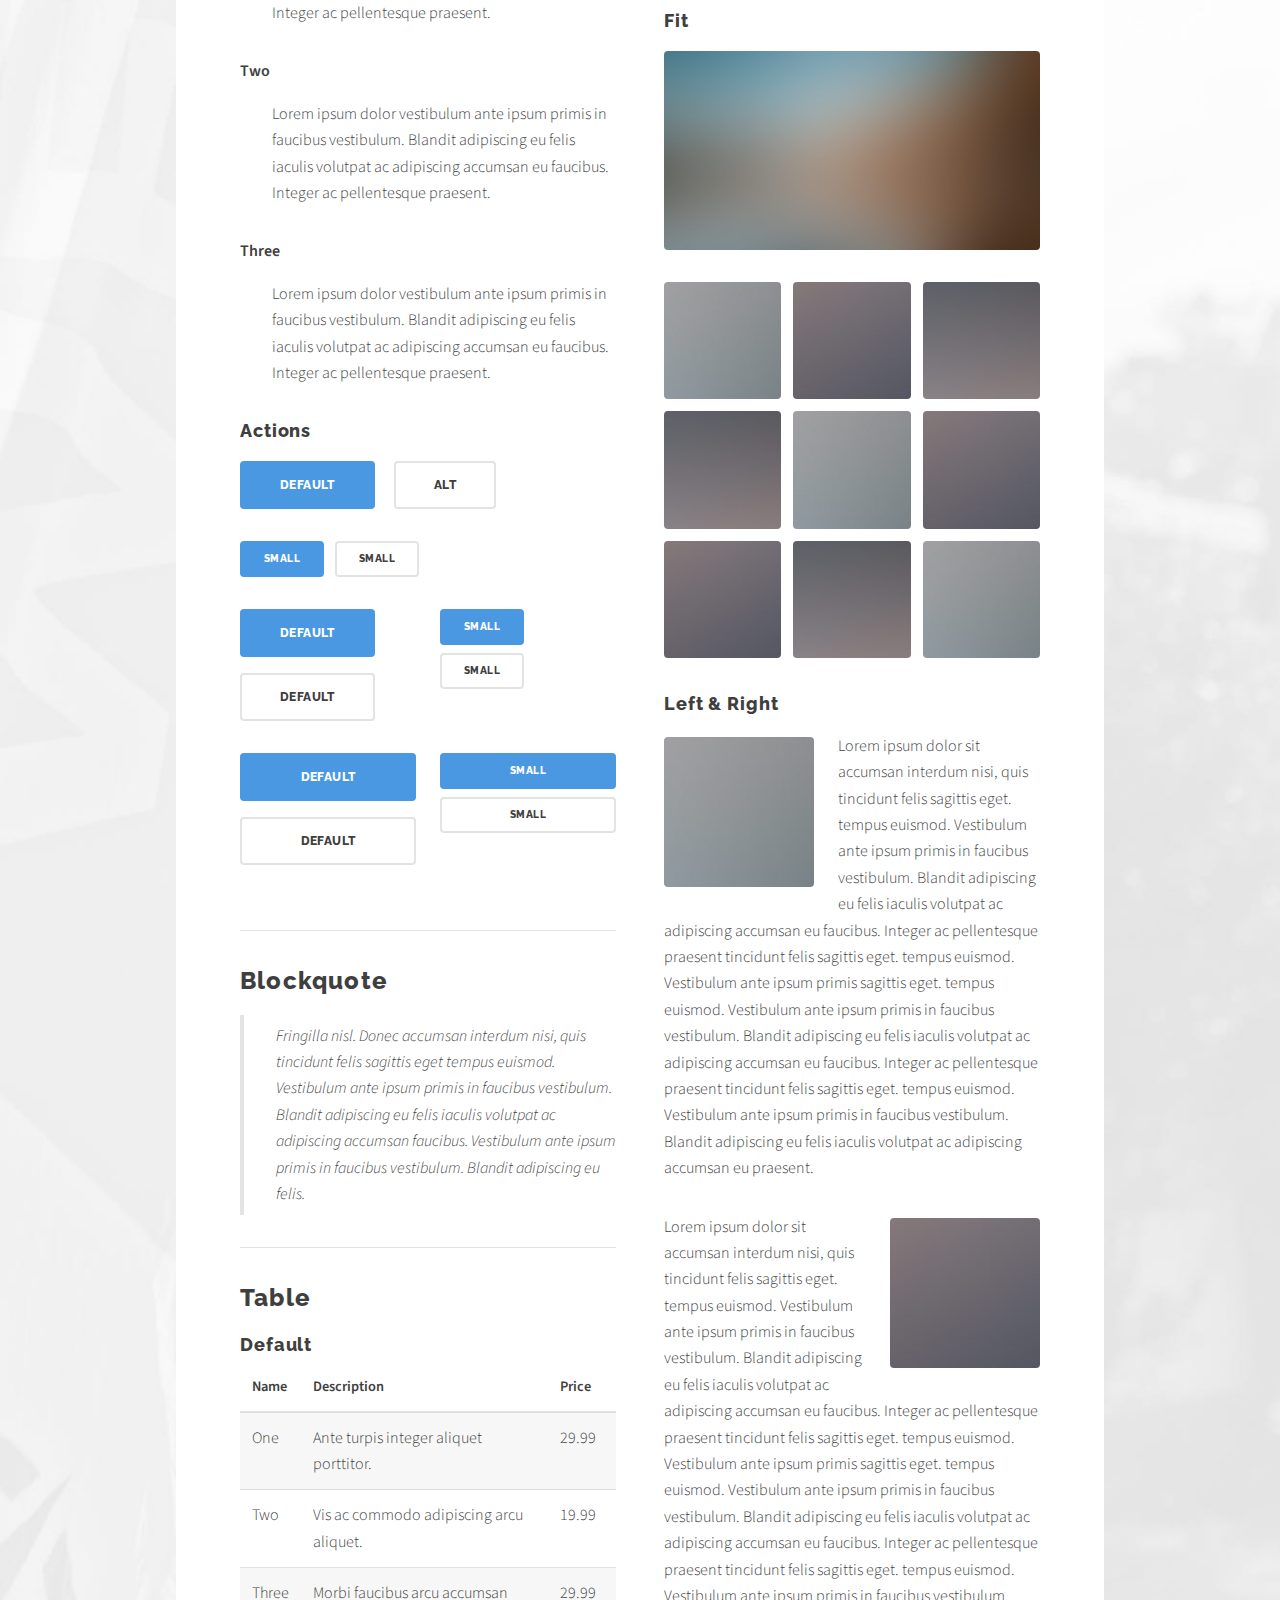
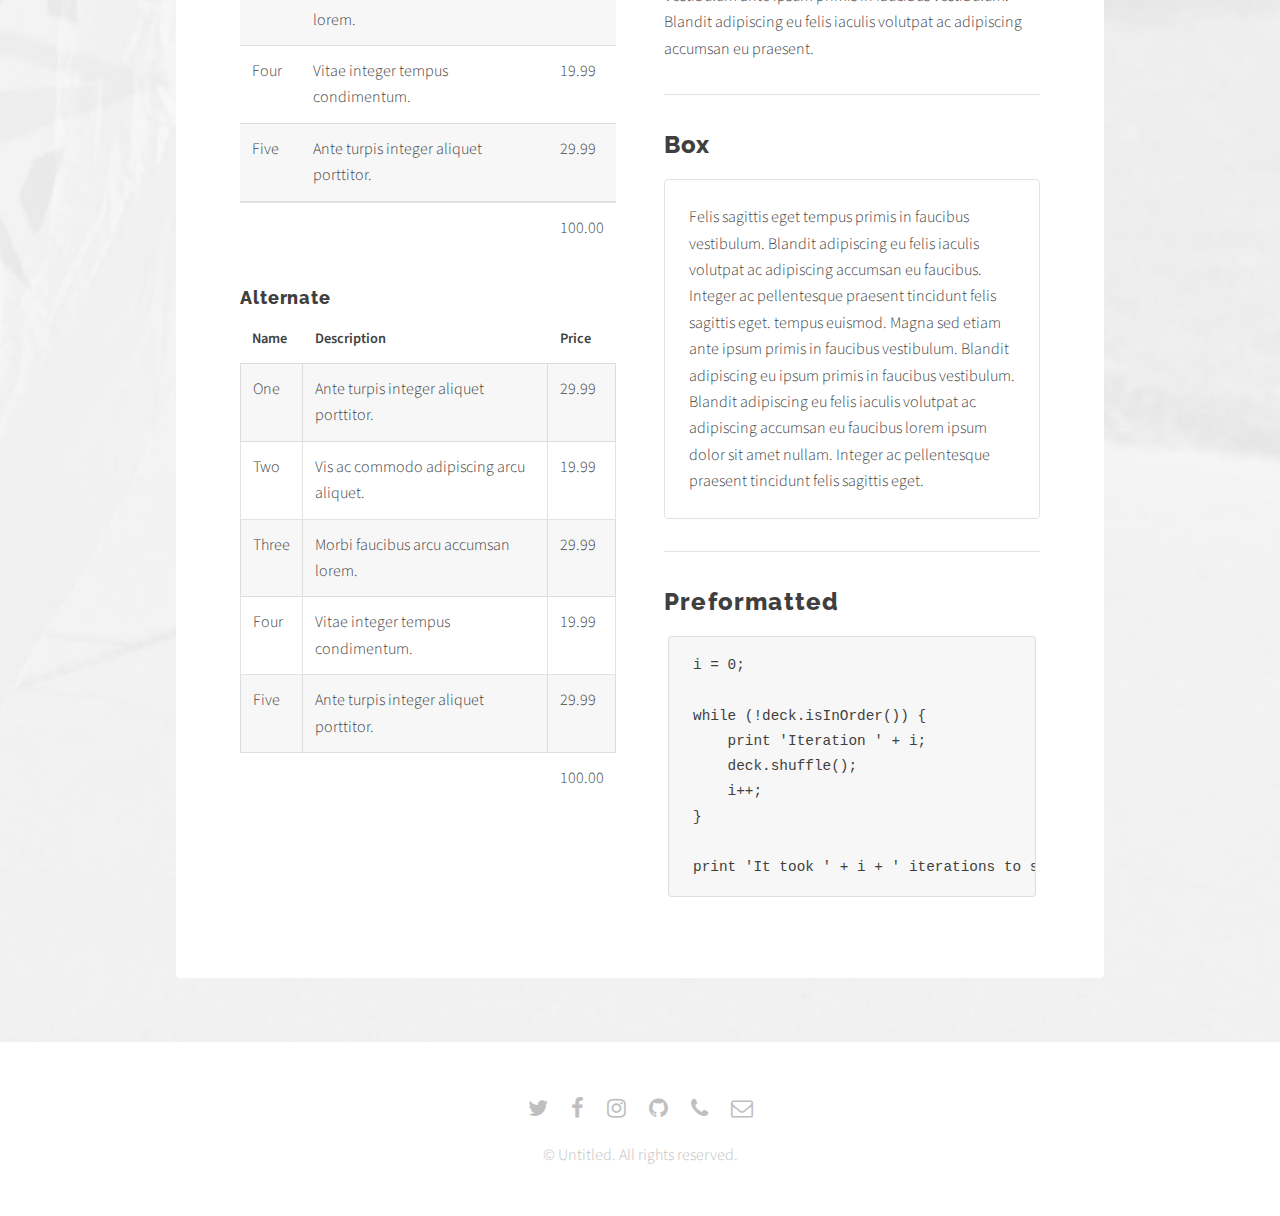
<file: elements.html>
<!DOCTYPE HTML>
<!--
	Relativity by Pixelarity
	pixelarity.com | hello@pixelarity.com
	License: pixelarity.com/license
-->
<html>
	<head>
		<title>Untitled</title>
		<meta charset="utf-8" />
		<meta name="viewport" content="width=device-width, initial-scale=1" />
		<link rel="stylesheet" href="assets/css/main.min.css" />
	</head>
	<body>

		<!-- Wrapper -->
			<div id="wrapper">

				<!-- Header -->
					<header id="header">

						<!-- Logo -->
							<div class="logo">
								<a href="index.html"><strong>Relativity</strong> by Pixelarity</a>
							</div>

						<!-- Nav -->
							<nav id="nav">
								<ul>
									<li><a href="index.html">Home</a></li>
									<li>
										<a href="#" class="icon fa-angle-down">Dropdown</a>
										<ul>
											<li><a href="#">Option One</a></li>
											<li><a href="#">Option Two</a></li>
											<li><a href="#">Option Three</a></li>
											<li>
												<a href="#">Submenu</a>
												<ul>
													<li><a href="#">Option One</a></li>
													<li><a href="#">Option Two</a></li>
													<li><a href="#">Option Three</a></li>
													<li><a href="#">Option Four</a></li>
												</ul>
											</li>
										</ul>
									</li>
									<li><a href="generic.html">Generic</a></li>
									<li class="current"><a href="elements.html">Elements</a></li>
								</ul>
							</nav>

					</header>

				<!-- Section -->
					<section class="main alt">
						<header>
							<h1>Elements</h1>
							<p>Aenean ornare velit lacus varius enim ullamcorper proin aliquam facilisis ante sed etiam magna interdum congue. Sed consequat amet dolor magna consequat. Lorem ipsum dolor amet nullam sed etiam veroeros.</p>
						</header>
						<div class="inner style2">

							<div class="row 200%">
								<div class="6u 12u$(medium)">

									<!-- Text stuff -->
										<h3>Text</h3>
										<p>This is <b>bold</b> and this is <strong>strong</strong>. This is <i>italic</i> and this is <em>emphasized</em>.
										This is <sup>superscript</sup> text and this is <sub>subscript</sub> text.
										This is <u>underlined</u> and this is code: <code>for (;;) { ... }</code>.
										Finally, this is a <a href="#">link</a>.</p>
										<hr />
										<h2>Heading Level 2</h2>
										<h3>Heading Level 3</h3>
										<h4>Heading Level 4</h4>
										<h5>Heading Level 5</h5>
										<h6>Heading Level 6</h6>

										<hr />

									<!-- Lists -->
										<h3>Lists</h3>
										<div class="row">
											<div class="6u 12u$(small)">

												<h4>Unordered</h4>
												<ul>
													<li>Amet dolor etiam.</li>
													<li>Sagittis et lorem.</li>
													<li>Felis sed viverra.</li>
													<li>Dolor amet etiam.</li>
												</ul>

												<h4>Alternate</h4>
												<ul class="alt">
													<li>Dolor pulvinar etiam.</li>
													<li>Sagittis lorem eleifend.</li>
													<li>Felis enim dolore viverra.</li>
													<li>Dolor pulvinar etiam.</li>
												</ul>

											</div>
											<div class="6u$ 12u$(small)">

												<h4>Ordered</h4>
												<ol>
													<li>Sed pulvinar etiam.</li>
													<li>Etiam vel viverra.</li>
													<li>Felis feugiat magna.</li>
													<li>Vel enim tempus.</li>
												</ol>

												<h4>Icons</h4>
												<ul class="icons">
													<li><a href="#" class="icon fa-twitter"><span class="label">Twitter</span></a></li>
													<li><a href="#" class="icon fa-facebook"><span class="label">Facebook</span></a></li>
													<li><a href="#" class="icon fa-instagram"><span class="label">Instagram</span></a></li>
													<li><a href="#" class="icon fa-github"><span class="label">Github</span></a></li>
												</ul>

											</div>
										</div>
										<h4>Definition</h4>
										<dl>
											<dt>One</dt>
											<dd>
												<p>Lorem ipsum dolor vestibulum ante ipsum primis in faucibus vestibulum. Blandit adipiscing eu felis iaculis volutpat ac adipiscing accumsan eu faucibus. Integer ac pellentesque praesent.</p>
											</dd>
											<dt>Two</dt>
											<dd>
												<p>Lorem ipsum dolor vestibulum ante ipsum primis in faucibus vestibulum. Blandit adipiscing eu felis iaculis volutpat ac adipiscing accumsan eu faucibus. Integer ac pellentesque praesent.</p>
											</dd>
											<dt>Three</dt>
											<dd>
												<p>Lorem ipsum dolor vestibulum ante ipsum primis in faucibus vestibulum. Blandit adipiscing eu felis iaculis volutpat ac adipiscing accumsan eu faucibus. Integer ac pellentesque praesent.</p>
											</dd>
										</dl>

										<h4>Actions</h4>
										<ul class="actions">
											<li><a href="#" class="button">Default</a></li>
											<li><a href="#" class="button alt">Alt</a></li>
										</ul>
										<ul class="actions small">
											<li><a href="#" class="button small">Small</a></li>
											<li><a href="#" class="button alt small">Small</a></li>
										</ul>
										<div class="row">
											<div class="6u 12u$(small)">
												<ul class="actions vertical">
													<li><a href="#" class="button">Default</a></li>
													<li><a href="#" class="button alt">Default</a></li>
												</ul>
											</div>
											<div class="6u 12u$(small)">
												<ul class="actions vertical small">
													<li><a href="#" class="button small">Small</a></li>
													<li><a href="#" class="button alt small">Small</a></li>
												</ul>
											</div>
										</div>
										<div class="row">
											<div class="6u 12u$(small)">
												<ul class="actions vertical">
													<li><a href="#" class="button fit">Default</a></li>
													<li><a href="#" class="button alt fit">Default</a></li>
												</ul>
											</div>
											<div class="6u$ 12u$(small)">
												<ul class="actions vertical small">
													<li><a href="#" class="button small fit">Small</a></li>
													<li><a href="#" class="button alt small fit">Small</a></li>
												</ul>
											</div>
										</div>

										<hr />

									<!-- Blockquote -->
										<h3>Blockquote</h3>
										<blockquote>Fringilla nisl. Donec accumsan interdum nisi, quis tincidunt felis sagittis eget tempus euismod. Vestibulum ante ipsum primis in faucibus vestibulum. Blandit adipiscing eu felis iaculis volutpat ac adipiscing accumsan faucibus. Vestibulum ante ipsum primis in faucibus vestibulum. Blandit adipiscing eu felis.</blockquote>

										<hr />

									<!-- Table -->
										<h3>Table</h3>

										<h4>Default</h4>
										<div class="table-wrapper">
											<table>
												<thead>
													<tr>
														<th>Name</th>
														<th>Description</th>
														<th>Price</th>
													</tr>
												</thead>
												<tbody>
													<tr>
														<td>One</td>
														<td>Ante turpis integer aliquet porttitor.</td>
														<td>29.99</td>
													</tr>
													<tr>
														<td>Two</td>
														<td>Vis ac commodo adipiscing arcu aliquet.</td>
														<td>19.99</td>
													</tr>
													<tr>
														<td>Three</td>
														<td> Morbi faucibus arcu accumsan lorem.</td>
														<td>29.99</td>
													</tr>
													<tr>
														<td>Four</td>
														<td>Vitae integer tempus condimentum.</td>
														<td>19.99</td>
													</tr>
													<tr>
														<td>Five</td>
														<td>Ante turpis integer aliquet porttitor.</td>
														<td>29.99</td>
													</tr>
												</tbody>
												<tfoot>
													<tr>
														<td colspan="2"></td>
														<td>100.00</td>
													</tr>
												</tfoot>
											</table>
										</div>

										<h4>Alternate</h4>
										<div class="table-wrapper">
											<table class="alt">
												<thead>
													<tr>
														<th>Name</th>
														<th>Description</th>
														<th>Price</th>
													</tr>
												</thead>
												<tbody>
													<tr>
														<td>One</td>
														<td>Ante turpis integer aliquet porttitor.</td>
														<td>29.99</td>
													</tr>
													<tr>
														<td>Two</td>
														<td>Vis ac commodo adipiscing arcu aliquet.</td>
														<td>19.99</td>
													</tr>
													<tr>
														<td>Three</td>
														<td>Morbi faucibus arcu accumsan lorem.</td>
														<td>29.99</td>
													</tr>
													<tr>
														<td>Four</td>
														<td>Vitae integer tempus condimentum.</td>
														<td>19.99</td>
													</tr>
													<tr>
														<td>Five</td>
														<td>Ante turpis integer aliquet porttitor.</td>
														<td>29.99</td>
													</tr>
												</tbody>
												<tfoot>
													<tr>
														<td colspan="2"></td>
														<td>100.00</td>
													</tr>
												</tfoot>
											</table>
										</div>

								</div>
								<div class="6u$ 12u$(medium)">

									<!-- Buttons -->
										<h3>Buttons</h3>
										<ul class="actions">
											<li><a href="#" class="button">Default</a></li>
											<li><a href="#" class="button alt">Alt</a></li>
										</ul>
										<ul class="actions fit">
											<li><a href="#" class="button fit">Fit</a></li>
											<li><a href="#" class="button alt fit">Fit</a></li>
										</ul>
										<ul class="actions fit small">
											<li><a href="#" class="button fit small">Fit + Small</a></li>
											<li><a href="#" class="button alt fit small">Fit + Small</a></li>
										</ul>
										<ul class="actions">
											<li><a href="#" class="button icon fa-download">Icon</a></li>
											<li><a href="#" class="button alt icon fa-search">Icon</a></li>
										</ul>
										<ul class="actions">
											<li><span class="button disabled">Default</span></li>
											<li><span class="button alt disabled">Alt</span></li>
										</ul>

										<hr />

									<!-- Form -->
										<h3>Form</h3>

										<form method="post" action="#" class="alt">
											<div class="row uniform">
												<div class="6u 12u$(xsmall)">
													<input type="text" name="demo-name" id="demo-name" value="" placeholder="Name" />
												</div>
												<div class="6u$ 12u$(xsmall)">
													<input type="email" name="demo-email" id="demo-email" value="" placeholder="Email" />
												</div>
												<!-- Break -->
												<div class="12u$">
													<div class="select-wrapper">
														<select name="demo-category" id="demo-category">
															<option value="">- Category -</option>
															<option value="1">Manufacturing</option>
															<option value="1">Shipping</option>
															<option value="1">Administration</option>
															<option value="1">Human Resources</option>
														</select>
													</div>
												</div>
												<!-- Break -->
												<div class="4u 12u$(small)">
													<input type="radio" id="demo-priority-low" name="demo-priority" checked>
													<label for="demo-priority-low">Low</label>
												</div>
												<div class="4u 12u$(small)">
													<input type="radio" id="demo-priority-normal" name="demo-priority">
													<label for="demo-priority-normal">Normal</label>
												</div>
												<div class="4u$ 12u$(small)">
													<input type="radio" id="demo-priority-high" name="demo-priority">
													<label for="demo-priority-high">High</label>
												</div>
												<!-- Break -->
												<div class="6u 12u$(small)">
													<input type="checkbox" id="demo-copy" name="demo-copy">
													<label for="demo-copy">Email me a copy</label>
												</div>
												<div class="6u$ 12u$(small)">
													<input type="checkbox" id="demo-human" name="demo-human" checked>
													<label for="demo-human">I am a human</label>
												</div>
												<!-- Break -->
												<div class="12u$">
													<textarea name="demo-message" id="demo-message" placeholder="Enter your message" rows="6"></textarea>
												</div>
												<!-- Break -->
												<div class="12u$">
													<ul class="actions">
														<li><input type="submit" value="Send Message" /></li>
													</ul>
												</div>
											</div>
										</form>

										<hr />

									<!-- Image -->
										<h3>Image</h3>

										<h4>Fit</h4>
										<span class="image fit"><img src="images/banner.jpg" alt="" /></span>
										<div class="box alt">
											<div class="row 50% uniform">
												<div class="4u"><span class="image fit"><img src="images/pic01.jpg" alt="" /></span></div>
												<div class="4u"><span class="image fit"><img src="images/pic02.jpg" alt="" /></span></div>
												<div class="4u$"><span class="image fit"><img src="images/pic03.jpg" alt="" /></span></div>
												<!-- Break -->
												<div class="4u"><span class="image fit"><img src="images/pic03.jpg" alt="" /></span></div>
												<div class="4u"><span class="image fit"><img src="images/pic01.jpg" alt="" /></span></div>
												<div class="4u$"><span class="image fit"><img src="images/pic02.jpg" alt="" /></span></div>
												<!-- Break -->
												<div class="4u"><span class="image fit"><img src="images/pic02.jpg" alt="" /></span></div>
												<div class="4u"><span class="image fit"><img src="images/pic03.jpg" alt="" /></span></div>
												<div class="4u$"><span class="image fit"><img src="images/pic01.jpg" alt="" /></span></div>
											</div>
										</div>

										<h4>Left &amp; Right</h4>
										<p><span class="image left"><img src="images/pic01.jpg" alt="" /></span>Lorem ipsum dolor sit accumsan interdum nisi, quis tincidunt felis sagittis eget. tempus euismod. Vestibulum ante ipsum primis in faucibus vestibulum. Blandit adipiscing eu felis iaculis volutpat ac adipiscing accumsan eu faucibus. Integer ac pellentesque praesent tincidunt felis sagittis eget. tempus euismod. Vestibulum ante ipsum primis sagittis eget. tempus euismod. Vestibulum ante ipsum primis in faucibus vestibulum. Blandit adipiscing eu felis iaculis volutpat ac adipiscing accumsan eu faucibus. Integer ac pellentesque praesent tincidunt felis sagittis eget. tempus euismod. Vestibulum ante ipsum primis in faucibus vestibulum. Blandit adipiscing eu felis iaculis volutpat ac adipiscing accumsan eu praesent.</p>
										<p><span class="image right"><img src="images/pic02.jpg" alt="" /></span>Lorem ipsum dolor sit accumsan interdum nisi, quis tincidunt felis sagittis eget. tempus euismod. Vestibulum ante ipsum primis in faucibus vestibulum. Blandit adipiscing eu felis iaculis volutpat ac adipiscing accumsan eu faucibus. Integer ac pellentesque praesent tincidunt felis sagittis eget. tempus euismod. Vestibulum ante ipsum primis sagittis eget. tempus euismod. Vestibulum ante ipsum primis in faucibus vestibulum. Blandit adipiscing eu felis iaculis volutpat ac adipiscing accumsan eu faucibus. Integer ac pellentesque praesent tincidunt felis sagittis eget. tempus euismod. Vestibulum ante ipsum primis in faucibus vestibulum. Blandit adipiscing eu felis iaculis volutpat ac adipiscing accumsan eu praesent.</p>

										<hr />

									<!-- Box -->
										<h3>Box</h3>
										<div class="box">
											<p>Felis sagittis eget tempus primis in faucibus vestibulum. Blandit adipiscing eu felis iaculis volutpat ac adipiscing accumsan eu faucibus. Integer ac pellentesque praesent tincidunt felis sagittis eget. tempus euismod. Magna sed etiam ante ipsum primis in faucibus vestibulum. Blandit adipiscing eu ipsum primis in faucibus vestibulum. Blandit adipiscing eu felis iaculis volutpat ac adipiscing accumsan eu faucibus lorem ipsum dolor sit amet nullam. Integer ac pellentesque praesent tincidunt felis sagittis eget.</p>
										</div>

										<hr />

									<!-- Preformatted Code -->
										<h3>Preformatted</h3>
										<pre><code>i = 0;

while (!deck.isInOrder()) {
    print 'Iteration ' + i;
    deck.shuffle();
    i++;
}

print 'It took ' + i + ' iterations to sort the deck.';
</code></pre>
								</div>
							</div>

						</div>
					</section>

				<!-- Footer -->
					<footer id="footer">
						<ul class="icons">
							<li><a href="#" class="icon alt fa-twitter"><span class="label">Twitter</span></a></li>
							<li><a href="#" class="icon alt fa-facebook"><span class="label">Facebook</span></a></li>
							<li><a href="#" class="icon alt fa-instagram"><span class="label">Instagram</span></a></li>
							<li><a href="#" class="icon alt fa-github"><span class="label">GitHub</span></a></li>
							<li><a href="#" class="icon alt fa-phone"><span class="label">Phone</span></a></li>
							<li><a href="#" class="icon alt fa-envelope-o"><span class="label">Email</span></a></li>
						</ul>
						<p class="copyright">&copy; Untitled. All rights reserved.</p>
					</footer>

			</div>

		<!-- Scripts -->
			<script src="assets/js/jquery.min.js"></script>
			<script src="assets/js/jquery.dropotron.min.js"></script>
			<script src="assets/js/jquery.scrollex.min.js"></script>
			<script src="assets/js/jquery.scrolly.min.js"></script>
			<script src="assets/js/skel.min.js"></script>
			<script src="assets/js/util.js"></script>
			<script src="assets/js/main.js"></script>

	</body>
</html>
</file>
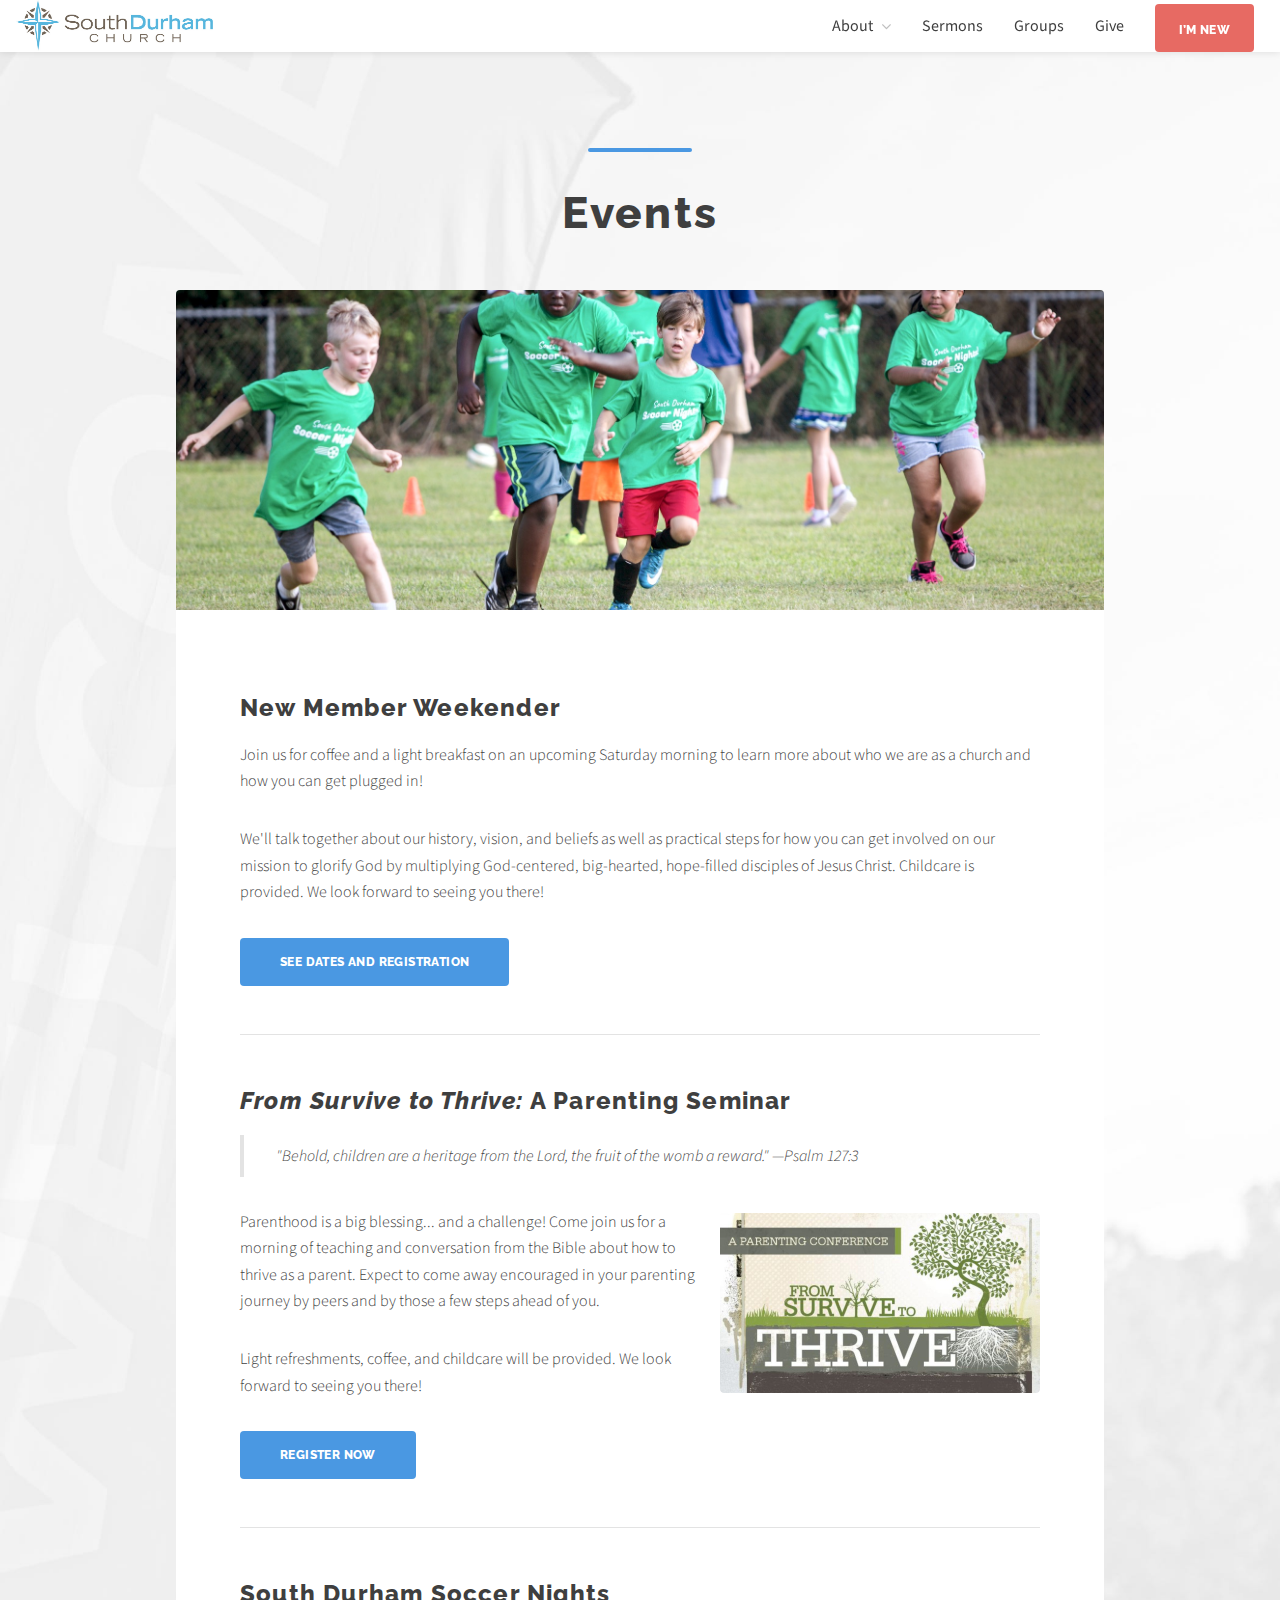
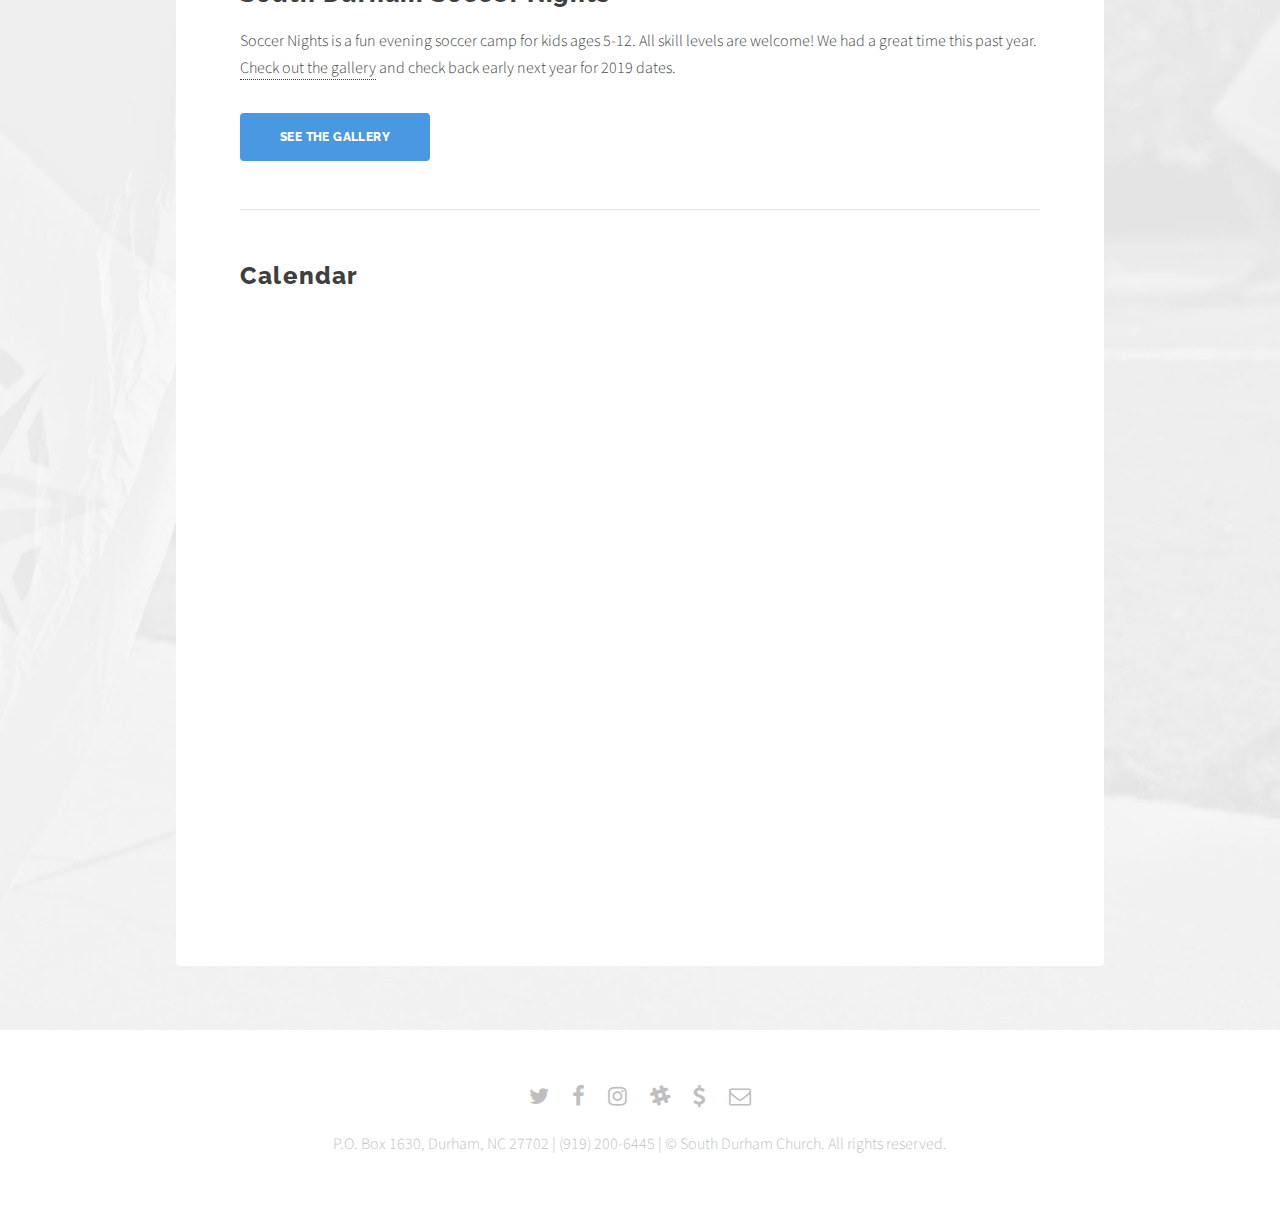
<file: events.html>
<!DOCTYPE HTML>
<!--
	Relativity by Pixelarity
	pixelarity.com | hello@pixelarity.com
	License: pixelarity.com/license
-->
<html>
	<head>
		<title>South Durham Church | Events</title>
		<meta charset="utf-8" />
		<meta name="viewport" content="width=device-width, initial-scale=1" />
				
		<!-- Global site tag (gtag.js) - Google Analytics -->
		<script async src="https://www.googletagmanager.com/gtag/js?id=UA-49576446-1"></script>
		<script>
		  window.dataLayer = window.dataLayer || [];
		  function gtag(){dataLayer.push(arguments);}
		  gtag('js', new Date());

		  gtag('config', 'UA-49576446-1');
		</script>
		
		<link rel="stylesheet" href="assets/css/main.min.css" />
		<!-- icon -->
		<link rel="apple-touch-icon" sizes="57x57" href="/icon/apple-icon-57x57.png">
		<link rel="apple-touch-icon" sizes="60x60" href="/icon/apple-icon-60x60.png">
		<link rel="apple-touch-icon" sizes="72x72" href="/icon/apple-icon-72x72.png">
		<link rel="apple-touch-icon" sizes="76x76" href="/icon/apple-icon-76x76.png">
		<link rel="apple-touch-icon" sizes="114x114" href="/icon/apple-icon-114x114.png">
		<link rel="apple-touch-icon" sizes="120x120" href="/icon/apple-icon-120x120.png">
		<link rel="apple-touch-icon" sizes="144x144" href="/icon/apple-icon-144x144.png">
		<link rel="apple-touch-icon" sizes="152x152" href="/icon/apple-icon-152x152.png">
		<link rel="apple-touch-icon" sizes="180x180" href="/icon/apple-icon-180x180.png">
		<link rel="icon" type="image/png" sizes="192x192"  href="/icon/android-icon-192x192.png">
		<link rel="icon" type="image/png" sizes="32x32" href="/icon/favicon-32x32.png">
		<link rel="icon" type="image/png" sizes="96x96" href="/icon/favicon-96x96.png">
		<link rel="icon" type="image/png" sizes="16x16" href="/icon/favicon-16x16.png">
		<link rel="manifest" href="/icon/manifest.json">
		<meta name="msapplication-TileColor" content="#ffffff">
		<meta name="msapplication-TileImage" content="/icon/ms-icon-144x144.png">
		<meta name="theme-color" content="#ffffff">
		<!-- /icon -->
	</head>
	<body>

		<!-- Wrapper -->
			<div id="wrapper">

				<!-- Header -->
					<header id="header">

						<!-- Logo -->
							<div class="logo">
						  <a href="/">
						    <img src="images/SDC-LogoRGB.jpg" alt="South Durham Church" height="51" />
						  </a>
						</div>

						<!-- Nav -->
							<nav id="nav">
								<ul>
									<li>
										<a href="#" class="icon fa-angle-down">About</a>
										<ul>
											<li>
												<a href="/#ministries" class="scrolly">Ministries</a>
												<ul>
													<li><a href="/#kids" class="scrolly">SoDu Kids</a></li>
													<li><a href="/connect#visitcg" class="scrolly">Community Groups</a></li>
													<li><a href="/#youth" class="scrolly">SoDu Youth</a></li>
													<!-- <li><a href="#service" class="scrolly">Service &amp; Evangelism</a></li> -->
												</ul>
											</li>
                                            <li><a href="/events">Events</a></li>
											<li><a href="https://sodu.churchcenter.com/registrations/events/category/3587">Become a Member</a></li>
											<li><a href="/connect#mission" class="scrolly">Mission &amp; Vision</a></li>
											<li><a href="/leadership" class="scrolly">Leadership</a></li>
											<li><a href="/statementoffaith">Statement of Faith</a></li>
											<li><a href="/connect#covenant" class="scrolly">Church Covenant</a></li>
                                            <li><a href="/giving">Giving</a>
                                                <ul>
                                                    <li><a href="https://sodu.churchcenteronline.com/giving">Give Online Now</a></li>
                                                    <li><a href="/giving#ways">Ways to Give</a></li>
                                                    <li><a href="/giving#why">Why We Give</a></li>
                                                    <li><a href="/giving#stewardship">Stewardship</a></li>
                                                    <li><a href="/giving#faq">Common Questions</a></li>
                                                </ul>
                                            </li>
										</ul>
									</li>
									<li><a href="http://sermons.southdurham.org">Sermons</a></li>
									<li><a href="/groups">Groups</a></li>
                                    <li><a href="https://sodu.churchcenteronline.com/giving">Give</a></li>
                                    <li><a href="/new-here" class="button">I’m New</a></li>
								</ul>
							</nav>

					</header>

				<!-- Section -->
					<section class="main alt">
						<header>
							<h1>Events</h1>
						</header>
						<div class="inner style2">
							<div class="image main" data-position="center"><img src="images/banner-sn.jpg" alt="" /></div>
                            <article id="newmember">
                                <h3>New Member Weekender</h3>
                                <p>Join us for coffee and a light breakfast on an upcoming Saturday morning to learn more about who we are as a church and how you can get plugged in!</p>
                                <p>We'll talk together about our history, vision, and beliefs as well as practical steps for how you can get involved on our mission to glorify God by multiplying God-centered, big-hearted, hope-filled disciples of Jesus Christ. Childcare is provided. We look forward to seeing you there!</p>
                                <ul class="actions">
                                    <li><a href="https://sodu.churchcenter.com/registrations/events/category/3587" class="button">See Dates and Registration</a></li>
                                </ul>
                            </article>
                            <hr class="major" id="parenting">
                            <article>
                                <h3><em>From Survive to Thrive:</em> A Parenting Seminar</h3>

                                <blockquote>"Behold, children are a heritage from the Lord, the fruit of the womb a reward." —Psalm 127:3</blockquote>

                                <p><a href="https://sodu.churchcenter.com/registrations/events/143951" class="image right"><img src="images/stt.jpg" width="50%" alt="" /></a>Parenthood is a big blessing... and a challenge! Come join us for a morning of teaching and conversation from the Bible about how to thrive as a parent. Expect to come away encouraged in your parenting journey by peers and by those a few steps ahead of you.</p>

                                <p>Light refreshments, coffee, and childcare will be provided. We look forward to seeing you there!</p>
                                <ul class="actions">
                                    <li><a href="https://sodu.churchcenter.com/registrations/events/143951" class="button">Register Now</a></li>
                                </ul>
                            </article>
							
							<hr class="major" id="soccer"/>
							<h3>South Durham Soccer Nights</h3>
                            <p>Soccer Nights is a fun evening soccer camp for kids ages 5-12. All skill levels are welcome! We had a great time this past year. <a href="/soccernights">Check out the gallery</a> and check back early next year for 2019 dates.
</p>
<ul class="actions">
  <li><a href="/soccernights" class="button">See the Gallery</a></li>
</ul>

							<hr class="major" id="calendar"/>
							<h3>Calendar</h3>
<iframe src="https://calendar.google.com/calendar/b/1/embed?showTitle=0&amp;showCalendars=0&amp;mode=AGENDA&amp;height=600&amp;wkst=1&amp;bgcolor=%23FFFFFF&amp;src=soduchurch.org_7fo40mg6au77mpslf01a6hk5ss%40group.calendar.google.com&amp;color=%231B887A&amp;ctz=America%2FNew_York" style="border-width:0" width="100%" height="600" frameborder="0" scrolling="no"></iframe>
						</div>
					</section>

				<!-- Footer -->
					<footer id="footer">
						<ul class="icons">
							<li><a href="https://www.twitter.com/soduchurch" class="icon alt fa-twitter"><span class="label">Twitter</span></a></li>
							<li><a href="https://www.facebook.com/soduchurch" class="icon alt fa-facebook"><span class="label">Facebook</span></a></li>
							<li><a href="https://www.instagram.com/southdurhamchurch" class="icon alt fa-instagram"><span class="label">Instagram</span></a></li>
							<li><a href="https://sodu.slack.com/" class="icon alt fa-slack"><span class="label">Slack</span></a></li>
							<li><a href="https://sodu.churchcenteronline.com/giving" class="icon alt fa-usd"><span class="label">Giving</span></a></li>
							<li><a href="mailto:office@southdurham.org" class="icon alt fa-envelope-o"><span class="label">Email</span></a></li>
						</ul>
						<p class="copyright">P.O. Box 1630, Durham, NC 27702 | (919) 200-6445 | &copy; South Durham Church. All rights reserved.</p>
					</footer>

			</div>

		<!-- Scripts -->
			<script src="assets/js/jquery.min.js"></script>
			<script src="assets/js/jquery.dropotron.min.js"></script>
			<script src="assets/js/jquery.scrollex.min.js"></script>
			<script src="assets/js/jquery.scrolly.min.js"></script>
			<script src="assets/js/skel.min.js"></script>
			<script src="assets/js/util.js"></script>
			<script src="assets/js/main.js"></script>

	</body>
</html>
</file>
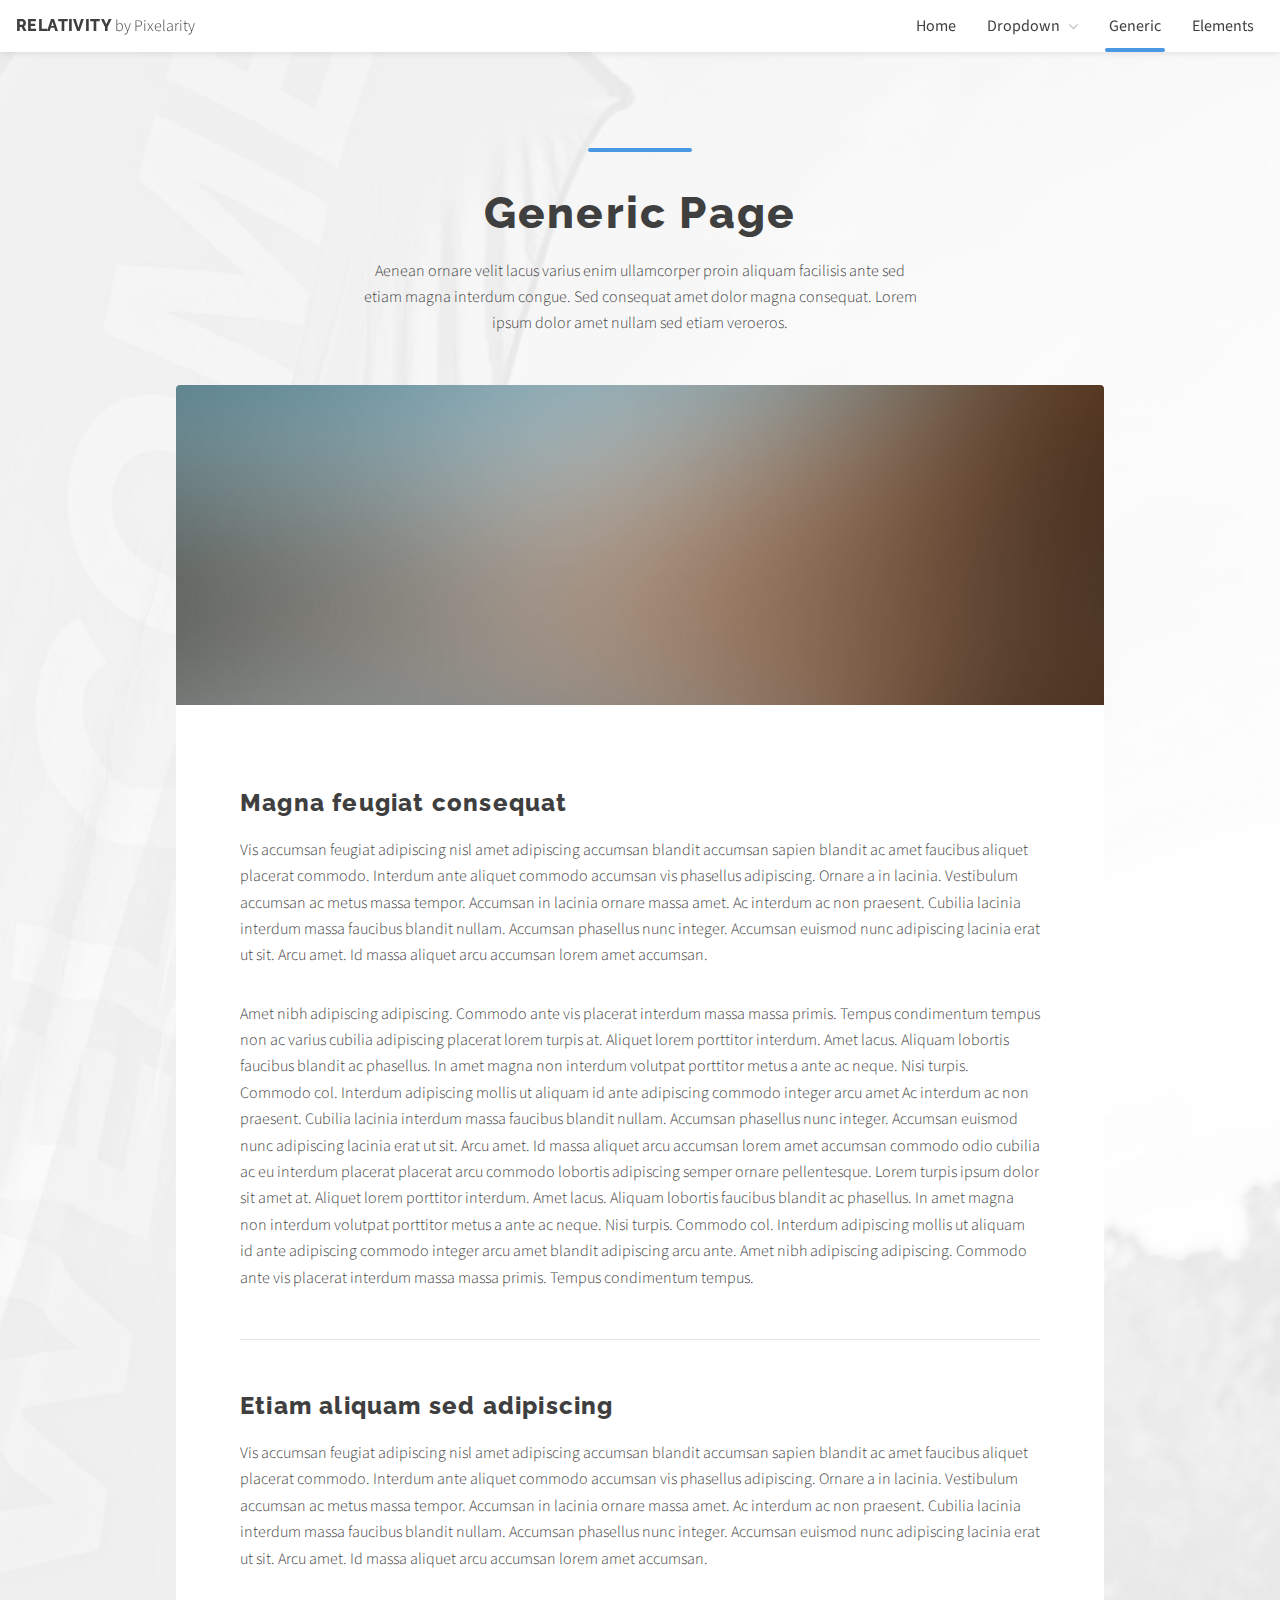
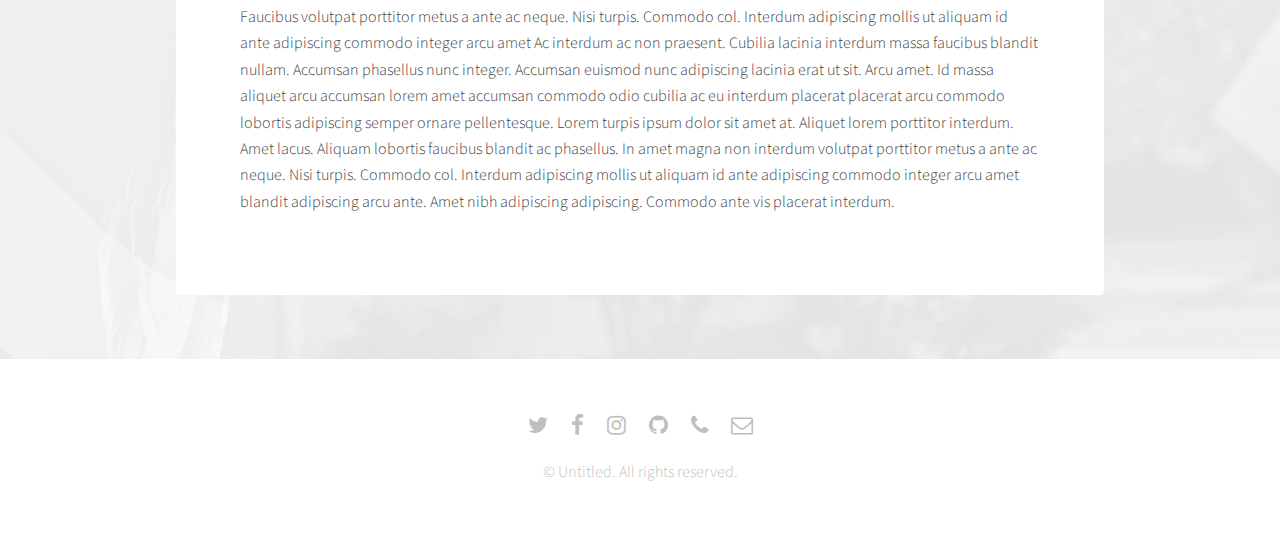
<file: generic.html>
<!DOCTYPE HTML>
<!--
	Relativity by Pixelarity
	pixelarity.com | hello@pixelarity.com
	License: pixelarity.com/license
-->
<html>
	<head>
		<title>Untitled</title>
		<meta charset="utf-8" />
		<meta name="viewport" content="width=device-width, initial-scale=1" />
		<link rel="stylesheet" href="assets/css/main.css" />
	</head>
	<body>

		<!-- Wrapper -->
			<div id="wrapper">

				<!-- Header -->
					<header id="header">

						<!-- Logo -->
							<div class="logo">
								<a href="index.html"><strong>Relativity</strong> by Pixelarity</a>
							</div>

						<!-- Nav -->
							<nav id="nav">
								<ul>
									<li><a href="index.html">Home</a></li>
									<li>
										<a href="#" class="icon fa-angle-down">Dropdown</a>
										<ul>
											<li><a href="#">Option One</a></li>
											<li><a href="#">Option Two</a></li>
											<li><a href="#">Option Three</a></li>
											<li>
												<a href="#">Submenu</a>
												<ul>
													<li><a href="#">Option One</a></li>
													<li><a href="#">Option Two</a></li>
													<li><a href="#">Option Three</a></li>
													<li><a href="#">Option Four</a></li>
												</ul>
											</li>
										</ul>
									</li>
									<li class="current"><a href="generic.html">Generic</a></li>
									<li><a href="elements.html">Elements</a></li>
								</ul>
							</nav>

					</header>

				<!-- Section -->
					<section class="main alt">
						<header>
							<h1>Generic Page</h1>
							<p>Aenean ornare velit lacus varius enim ullamcorper proin aliquam facilisis ante sed etiam magna interdum congue. Sed consequat amet dolor magna consequat. Lorem ipsum dolor amet nullam sed etiam veroeros.</p>
						</header>
						<div class="inner style2">
							<div class="image main" data-position="center"><img src="images/banner.jpg" alt="" /></div>
							<h3>Magna feugiat consequat</h3>
							<p>Vis accumsan feugiat adipiscing nisl amet adipiscing accumsan blandit accumsan sapien blandit ac amet faucibus aliquet placerat commodo. Interdum ante aliquet commodo accumsan vis phasellus adipiscing. Ornare a in lacinia. Vestibulum accumsan ac metus massa tempor. Accumsan in lacinia ornare massa amet. Ac interdum ac non praesent. Cubilia lacinia interdum massa faucibus blandit nullam. Accumsan phasellus nunc integer. Accumsan euismod nunc adipiscing lacinia erat ut sit. Arcu amet. Id massa aliquet arcu accumsan lorem amet accumsan.</p>
							<p>Amet nibh adipiscing adipiscing. Commodo ante vis placerat interdum massa massa primis. Tempus condimentum tempus non ac varius cubilia adipiscing placerat lorem turpis at. Aliquet lorem porttitor interdum. Amet lacus. Aliquam lobortis faucibus blandit ac phasellus. In amet magna non interdum volutpat porttitor metus a ante ac neque. Nisi turpis. Commodo col. Interdum adipiscing mollis ut aliquam id ante adipiscing commodo integer arcu amet Ac interdum ac non praesent. Cubilia lacinia interdum massa faucibus blandit nullam. Accumsan phasellus nunc integer. Accumsan euismod nunc adipiscing lacinia erat ut sit. Arcu amet. Id massa aliquet arcu accumsan lorem amet accumsan commodo odio cubilia ac eu interdum placerat placerat arcu commodo lobortis adipiscing semper ornare pellentesque. Lorem turpis ipsum dolor sit amet at. Aliquet lorem porttitor interdum. Amet lacus. Aliquam lobortis faucibus blandit ac phasellus. In amet magna non interdum volutpat porttitor metus a ante ac neque. Nisi turpis. Commodo col. Interdum adipiscing mollis ut aliquam id ante adipiscing commodo integer arcu amet blandit adipiscing arcu ante. Amet nibh adipiscing adipiscing. Commodo ante vis placerat interdum massa massa primis. Tempus condimentum tempus.</p>
							<hr class="major" />
							<h3>Etiam aliquam sed adipiscing</h3>
							<p>Vis accumsan feugiat adipiscing nisl amet adipiscing accumsan blandit accumsan sapien blandit ac amet faucibus aliquet placerat commodo. Interdum ante aliquet commodo accumsan vis phasellus adipiscing. Ornare a in lacinia. Vestibulum accumsan ac metus massa tempor. Accumsan in lacinia ornare massa amet. Ac interdum ac non praesent. Cubilia lacinia interdum massa faucibus blandit nullam. Accumsan phasellus nunc integer. Accumsan euismod nunc adipiscing lacinia erat ut sit. Arcu amet. Id massa aliquet arcu accumsan lorem amet accumsan.</p>
							<p>Faucibus volutpat porttitor metus a ante ac neque. Nisi turpis. Commodo col. Interdum adipiscing mollis ut aliquam id ante adipiscing commodo integer arcu amet Ac interdum ac non praesent. Cubilia lacinia interdum massa faucibus blandit nullam. Accumsan phasellus nunc integer. Accumsan euismod nunc adipiscing lacinia erat ut sit. Arcu amet. Id massa aliquet arcu accumsan lorem amet accumsan commodo odio cubilia ac eu interdum placerat placerat arcu commodo lobortis adipiscing semper ornare pellentesque. Lorem turpis ipsum dolor sit amet at. Aliquet lorem porttitor interdum. Amet lacus. Aliquam lobortis faucibus blandit ac phasellus. In amet magna non interdum volutpat porttitor metus a ante ac neque. Nisi turpis. Commodo col. Interdum adipiscing mollis ut aliquam id ante adipiscing commodo integer arcu amet blandit adipiscing arcu ante. Amet nibh adipiscing adipiscing. Commodo ante vis placerat interdum.</p>
						</div>
					</section>

				<!-- Footer -->
					<footer id="footer">
						<ul class="icons">
							<li><a href="#" class="icon alt fa-twitter"><span class="label">Twitter</span></a></li>
							<li><a href="#" class="icon alt fa-facebook"><span class="label">Facebook</span></a></li>
							<li><a href="#" class="icon alt fa-instagram"><span class="label">Instagram</span></a></li>
							<li><a href="#" class="icon alt fa-github"><span class="label">GitHub</span></a></li>
							<li><a href="#" class="icon alt fa-phone"><span class="label">Phone</span></a></li>
							<li><a href="#" class="icon alt fa-envelope-o"><span class="label">Email</span></a></li>
						</ul>
						<p class="copyright">&copy; Untitled. All rights reserved.</p>
					</footer>

			</div>

		<!-- Scripts -->
			<script src="assets/js/jquery.min.js"></script>
			<script src="assets/js/jquery.dropotron.min.js"></script>
			<script src="assets/js/jquery.scrollex.min.js"></script>
			<script src="assets/js/jquery.scrolly.min.js"></script>
			<script src="assets/js/skel.min.js"></script>
			<script src="assets/js/util.js"></script>
			<script src="assets/js/main.js"></script>

	</body>
</html>
</file>
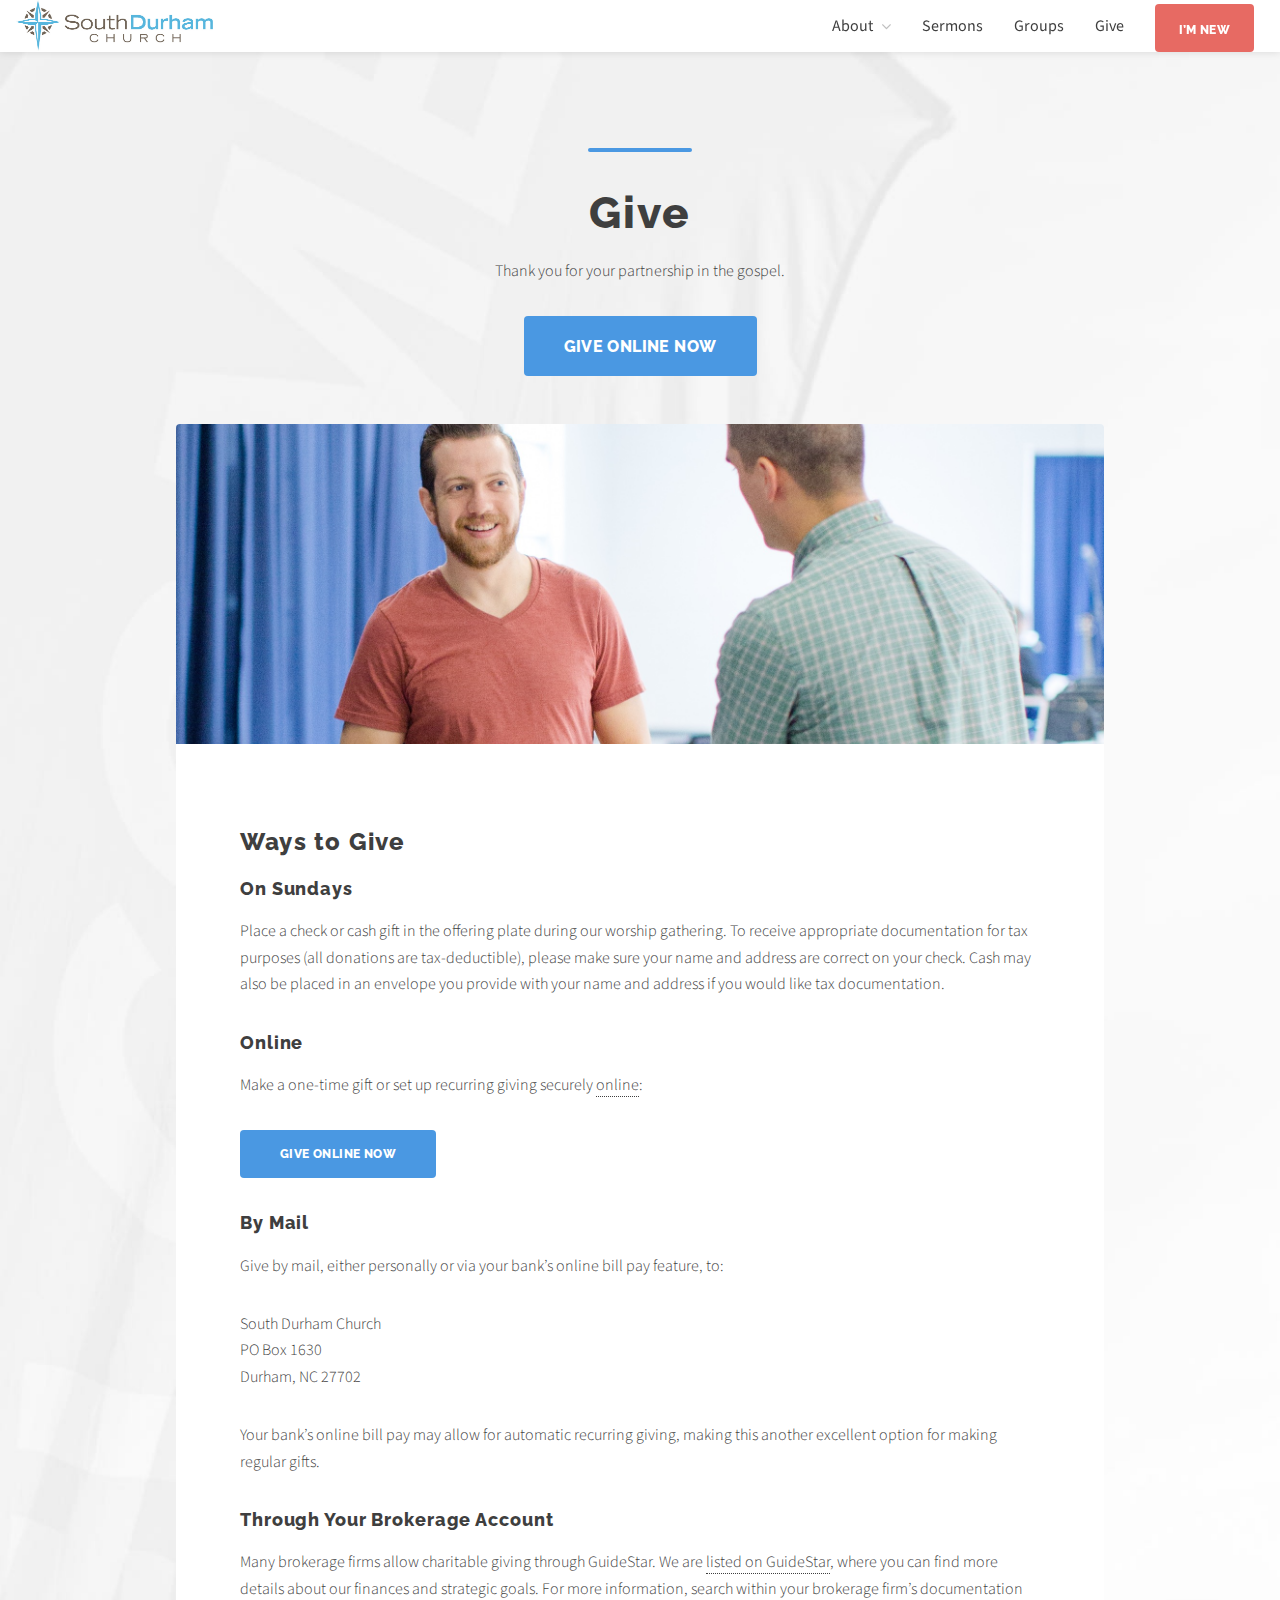
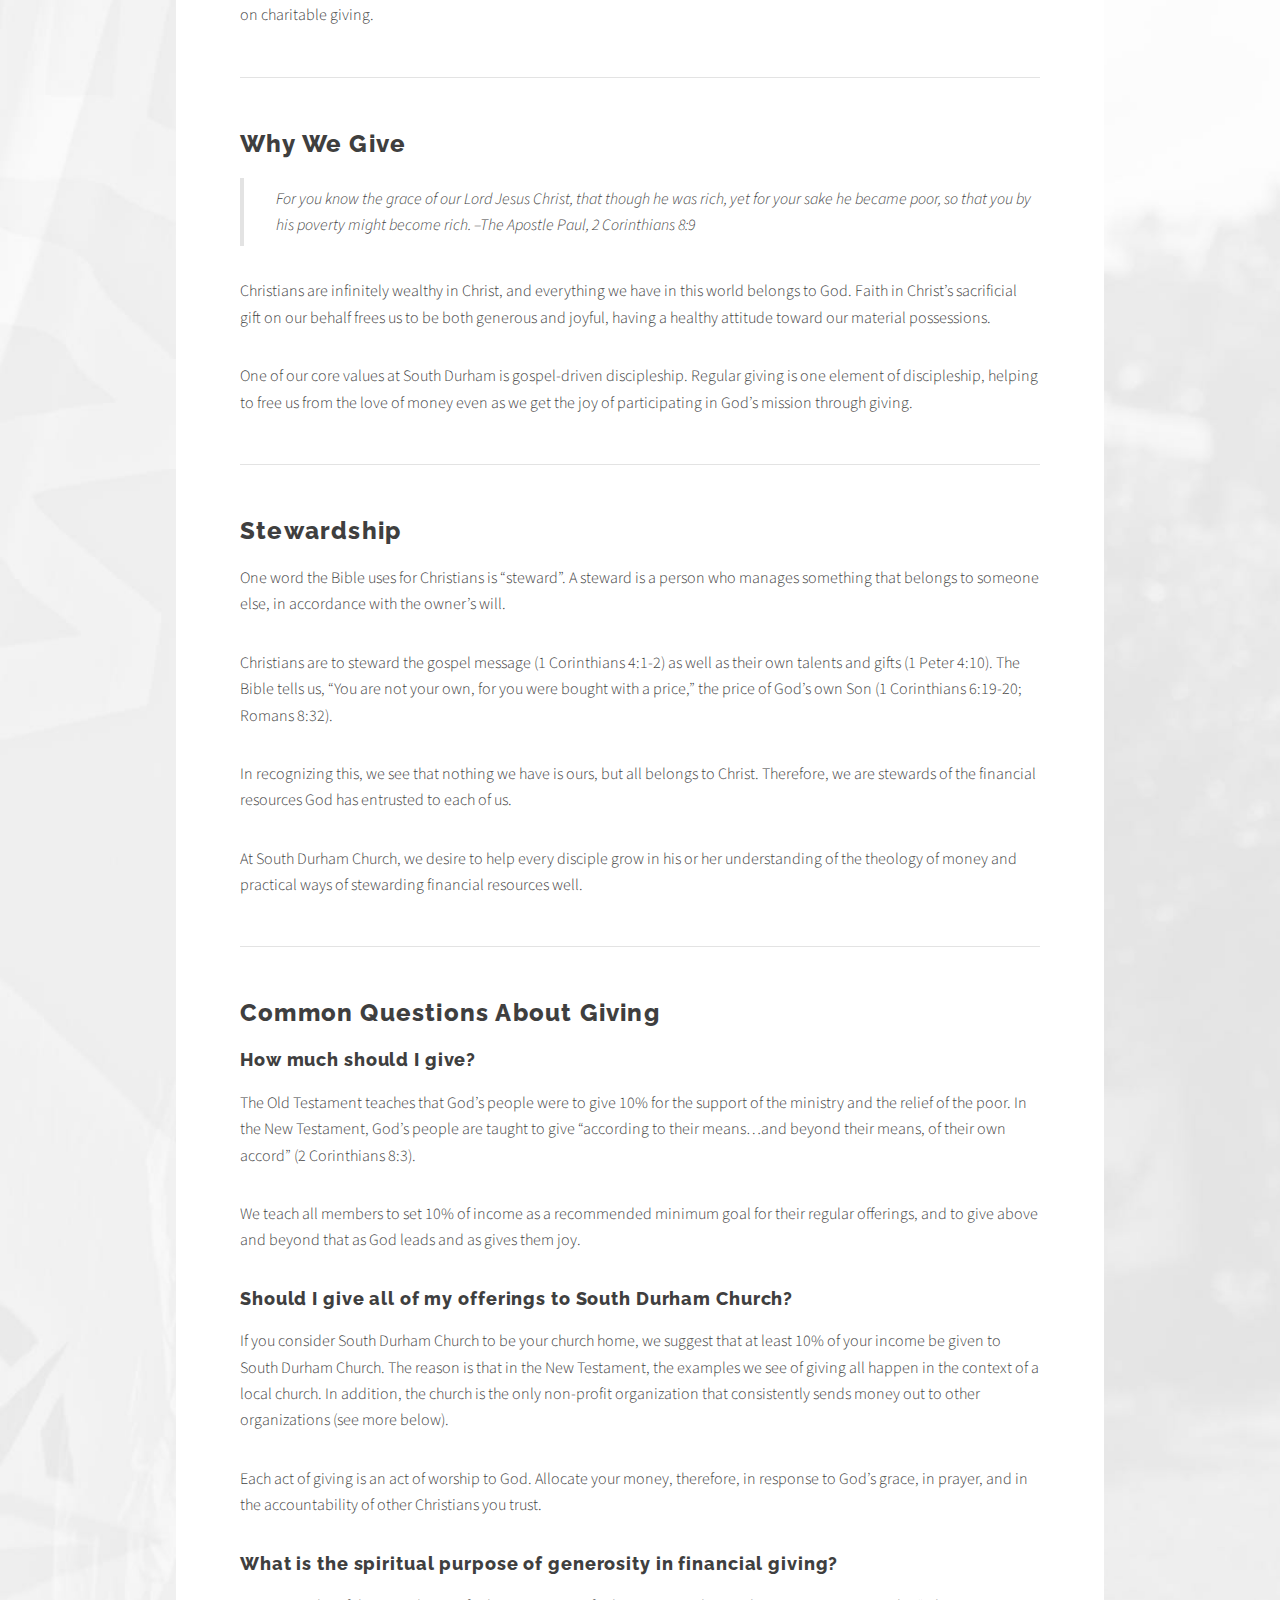
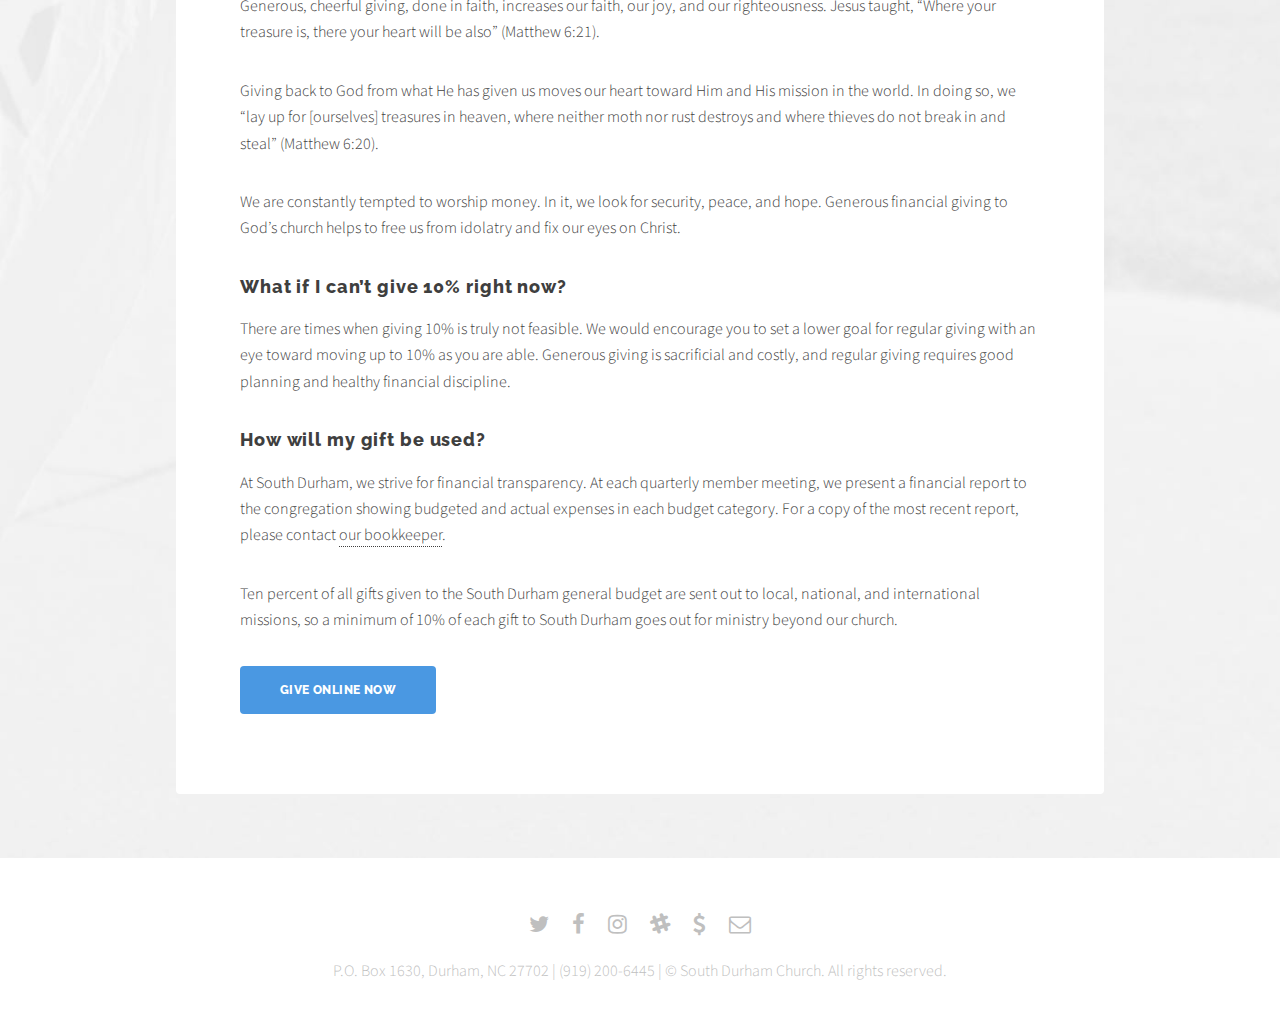
<file: giving.html>
<!DOCTYPE HTML>
<!--
	Relativity by Pixelarity
	pixelarity.com | hello@pixelarity.com
	License: pixelarity.com/license
-->
<html>
	<head>
		<title>South Durham Church | Giving</title>
		<meta charset="utf-8" />
		<meta name="viewport" content="width=device-width, initial-scale=1" />
				
		<!-- Global site tag (gtag.js) - Google Analytics -->
		<script async src="https://www.googletagmanager.com/gtag/js?id=UA-49576446-1"></script>
		<script>
		  window.dataLayer = window.dataLayer || [];
		  function gtag(){dataLayer.push(arguments);}
		  gtag('js', new Date());

		  gtag('config', 'UA-49576446-1');
		</script>
		
		<link rel="stylesheet" href="assets/css/main.min.css" />
		<!-- icon -->
		<link rel="apple-touch-icon" sizes="57x57" href="/icon/apple-icon-57x57.png">
		<link rel="apple-touch-icon" sizes="60x60" href="/icon/apple-icon-60x60.png">
		<link rel="apple-touch-icon" sizes="72x72" href="/icon/apple-icon-72x72.png">
		<link rel="apple-touch-icon" sizes="76x76" href="/icon/apple-icon-76x76.png">
		<link rel="apple-touch-icon" sizes="114x114" href="/icon/apple-icon-114x114.png">
		<link rel="apple-touch-icon" sizes="120x120" href="/icon/apple-icon-120x120.png">
		<link rel="apple-touch-icon" sizes="144x144" href="/icon/apple-icon-144x144.png">
		<link rel="apple-touch-icon" sizes="152x152" href="/icon/apple-icon-152x152.png">
		<link rel="apple-touch-icon" sizes="180x180" href="/icon/apple-icon-180x180.png">
		<link rel="icon" type="image/png" sizes="192x192"  href="/icon/android-icon-192x192.png">
		<link rel="icon" type="image/png" sizes="32x32" href="/icon/favicon-32x32.png">
		<link rel="icon" type="image/png" sizes="96x96" href="/icon/favicon-96x96.png">
		<link rel="icon" type="image/png" sizes="16x16" href="/icon/favicon-16x16.png">
		<link rel="manifest" href="/icon/manifest.json">
		<meta name="msapplication-TileColor" content="#ffffff">
		<meta name="msapplication-TileImage" content="/icon/ms-icon-144x144.png">
		<meta name="theme-color" content="#ffffff">
		<!-- /icon -->
	</head>
	<body>

		<!-- Wrapper -->
			<div id="wrapper">

				<!-- Header -->
					<header id="header">

						<!-- Logo -->
						<div class="logo">
						  <a href="/">
						    <img src="images/SDC-LogoRGB.jpg" alt="South Durham Church" height="51" />
						  </a>
						</div>

						<!-- Nav -->
							<nav id="nav">
								<ul>
									<li>
										<a href="#" class="icon fa-angle-down">About</a>
										<ul>
											<li>
												<a href="/#ministries" class="scrolly">Ministries</a>
												<ul>
													<li><a href="/#kids" class="scrolly">SoDu Kids</a></li>
													<li><a href="/connect#visitcg" class="scrolly">Community Groups</a></li>
													<li><a href="/#youth" class="scrolly">SoDu Youth</a></li>
													<!-- <li><a href="#service" class="scrolly">Service &amp; Evangelism</a></li> -->
												</ul>
											</li>
                                            <li><a href="/events">Events</a></li>
											<li><a href="https://sodu.churchcenter.com/registrations/events/category/3587">Become a Member</a></li>
											<li><a href="/connect#mission" class="scrolly">Mission &amp; Vision</a></li>
											<li><a href="/leadership" class="scrolly">Leadership</a></li>
											<li><a href="/statementoffaith">Statement of Faith</a></li>
											<li><a href="/connect#covenant" class="scrolly">Church Covenant</a></li>
                                            <li><a href="/giving">Giving</a>
                                                <ul>
                                                    <li><a href="https://sodu.churchcenteronline.com/giving">Give Online Now</a></li>
                                                    <li><a href="#ways" class="scrolly">Ways to Give</a></li>
                                                    <li><a href="#why" class="scrolly">Why We Give</a></li>
                                                    <li><a href="#stewardship" class="scrolly">Stewardship</a></li>
                                                    <li><a href="#faq" class="scrolly">Common Questions</a></li>
                                                </ul>
                                            </li>
										</ul>
									</li>
									<li><a href="http://sermons.southdurham.org">Sermons</a></li>
									<li><a href="/groups">Groups</a></li>
                                    <li><a href="https://sodu.churchcenteronline.com/giving">Give</a></li>
                                    <li><a href="/new-here" class="button">I’m New</a></li>
								</ul>
							</nav>

					</header>

				<!-- Section -->
					<section class="main alt">
						<header>
							<h1>Give</h1>
<p>Thank you for your partnership in the gospel.</p>
<ul class="actions">
  <li><a href="https://sodu.churchcenteronline.com/giving" class="button big wide">Give Online Now</a></li>
</ul>
						</header>
						<div class="inner style2">
							<div class="image main" data-position="center" id="ways"><img src="images/tadm.jpg" alt="" /></div>
							
							


<h3>Ways to Give</h3>
<h4>On Sundays</h4><p>Place a check or cash gift in the offering plate during our worship gathering. To receive appropriate documentation for tax purposes (all donations are tax-deductible), please make sure your name and address are correct on your check. Cash may also be placed in an envelope you provide with your name and address if you would like tax documentation.</p>
<h4>Online</h4><p>Make a one-time gift or set up recurring giving securely <a href="https://sodu.churchcenteronline.com/giving">online</a>:</p>
<p><a href="https://sodu.churchcenteronline.com/giving" class="button">Give Online Now</a></p>
<h4>By Mail</h4><p>Give by mail, either personally or via your bank’s online bill pay feature, to:</p><p>South Durham Church<br>
PO Box 1630<br>
Durham, NC 27702</p><p>Your bank’s online bill pay may allow for automatic recurring giving, making this another excellent option for making regular gifts.</p>
<h4>Through Your Brokerage Account</h4><p>Many brokerage firms allow charitable giving through GuideStar. We are <a href="http://www.guidestar.org/organizations/45-3857808/south-durham-church.aspx">listed on GuideStar</a>, where you can find more details about our finances and strategic goals. For more information, search within your brokerage firm’s documentation on charitable giving.</p>

<hr class="major" id="why" />
<h3>Why We Give</h3>
<blockquote>For you know the grace of our Lord Jesus Christ, that though he was rich, yet for your sake he became poor, so that you by his poverty might become rich. –The Apostle Paul, 2 Corinthians 8:9</blockquote>
<p>Christians are infinitely wealthy in Christ, and everything we have in this world belongs to God. Faith in Christ’s sacrificial gift on our behalf frees us to be both generous and joyful, having a healthy attitude toward our material possessions.</p>
<p>One of our core values at South Durham is gospel-driven discipleship. Regular giving is one element of discipleship, helping to free us from the love of money even as we get the joy of participating in God’s mission through giving.</p>

<hr class="major" id="stewardship" />
<h3>Stewardship</h3><p>One word the Bible uses for Christians is “steward”. A steward is a person who manages something that belongs to someone else, in accordance with the owner’s will.</p><p>Christians are to steward the gospel message (1 Corinthians 4:1-2) as well as their own talents and gifts (1 Peter 4:10). The Bible tells us, “You are not your own, for you were bought with a price,” the price of God’s own Son (1 Corinthians 6:19-20; Romans 8:32).</p><p>In recognizing this, we see that nothing we have is ours, but all belongs to Christ. Therefore, we are stewards of the financial resources God has entrusted to each of us.</p><p>At South Durham Church, we desire to help every disciple grow in his or her understanding of the theology of money and practical ways of stewarding financial resources well.</p>

<hr class="major" id="faq" />
<h3>Common Questions About Giving</h3>
<h4>How much should I give?</h4><p>The Old Testament teaches that God’s people were to give 10% for the support of the ministry and the relief of the poor. In the New Testament, God’s people are taught to give “according to their means…and beyond their means, of their own accord” (2 Corinthians 8:3).</p><p>We teach all members to set 10% of income as a recommended minimum goal for their regular offerings, and to give above and beyond that as God leads and as gives them joy.</p>
<h4>Should I give all of my offerings to South Durham Church?</h4><p>If you consider South Durham Church to be your church home, we suggest that at least 10% of your income be given to South Durham Church. The reason is that in the New Testament, the examples we see of giving all happen in the context of a local church. In addition, the church is the only non-profit organization that consistently sends money out to other organizations (see more below).</p><p>Each act of giving is an act of worship to God. Allocate your money, therefore, in response to God’s grace, in prayer, and in the accountability of other Christians you trust.</p>
<h4>What is the spiritual purpose of generosity in financial giving?</h4><p>Generous, cheerful giving, done in faith, increases our faith, our joy, and our righteousness. Jesus taught, “Where your treasure is, there your heart will be also” (Matthew 6:21).</p><p>Giving back to God from what He has given us moves our heart toward Him and His mission in the world. In doing so, we “lay up for [ourselves] treasures in heaven, where neither moth nor rust destroys and where thieves do not break in and steal” (Matthew 6:20).</p><p>We are constantly tempted to worship money. In it, we look for security, peace, and hope. Generous financial giving to God’s church helps to free us from idolatry and fix our eyes on Christ.</p>
<h4>What if I can’t give 10% right now?</h4><p>There are times when giving 10% is truly not feasible. We would encourage you to set a lower goal for regular giving with an eye toward moving up to 10% as you are able. Generous giving is sacrificial and costly, and regular giving requires good planning and healthy financial discipline.</p>
<h4>How will my gift be used?</h4><p>At South Durham, we strive for financial transparency. At each quarterly member meeting, we present a financial report to the congregation showing budgeted and actual expenses in each budget category. For a copy of the most recent report, please contact <a href="mailto:april@southdurham.org">our bookkeeper</a>.</p><p>Ten percent of all gifts given to the South Durham general budget are sent out to local, national, and international missions, so a minimum of 10% of each gift to South Durham goes out for ministry beyond our church.</p>
							<ul class="actions">
  <li><a href="https://sodu.churchcenteronline.com/giving" class="button">Give Online Now</a></li>
</ul>
						</div>
					</section>

				<!-- Footer -->
					<footer id="footer">
						<ul class="icons">
							<li><a href="https://www.twitter.com/soduchurch" class="icon alt fa-twitter"><span class="label">Twitter</span></a></li>
							<li><a href="https://www.facebook.com/soduchurch" class="icon alt fa-facebook"><span class="label">Facebook</span></a></li>
							<li><a href="https://www.instagram.com/southdurhamchurch" class="icon alt fa-instagram"><span class="label">Instagram</span></a></li>
							<li><a href="https://sodu.slack.com/" class="icon alt fa-slack"><span class="label">Slack</span></a></li>
							<li><a href="https://sodu.churchcenteronline.com/giving" class="icon alt fa-usd"><span class="label">Giving</span></a></li>
							<li><a href="mailto:office@southdurham.org" class="icon alt fa-envelope-o"><span class="label">Email</span></a></li>
						</ul>
						<p class="copyright">P.O. Box 1630, Durham, NC 27702 | (919) 200-6445 | &copy; South Durham Church. All rights reserved.</p>
					</footer>

			</div>

		<!-- Scripts -->
			<script src="assets/js/jquery.min.js"></script>
			<script src="assets/js/jquery.dropotron.min.js"></script>
			<script src="assets/js/jquery.scrollex.min.js"></script>
			<script src="assets/js/jquery.scrolly.min.js"></script>
			<script src="assets/js/skel.min.js"></script>
			<script src="assets/js/util.js"></script>
			<script src="assets/js/main.js"></script>

	</body>
</html>
</file>
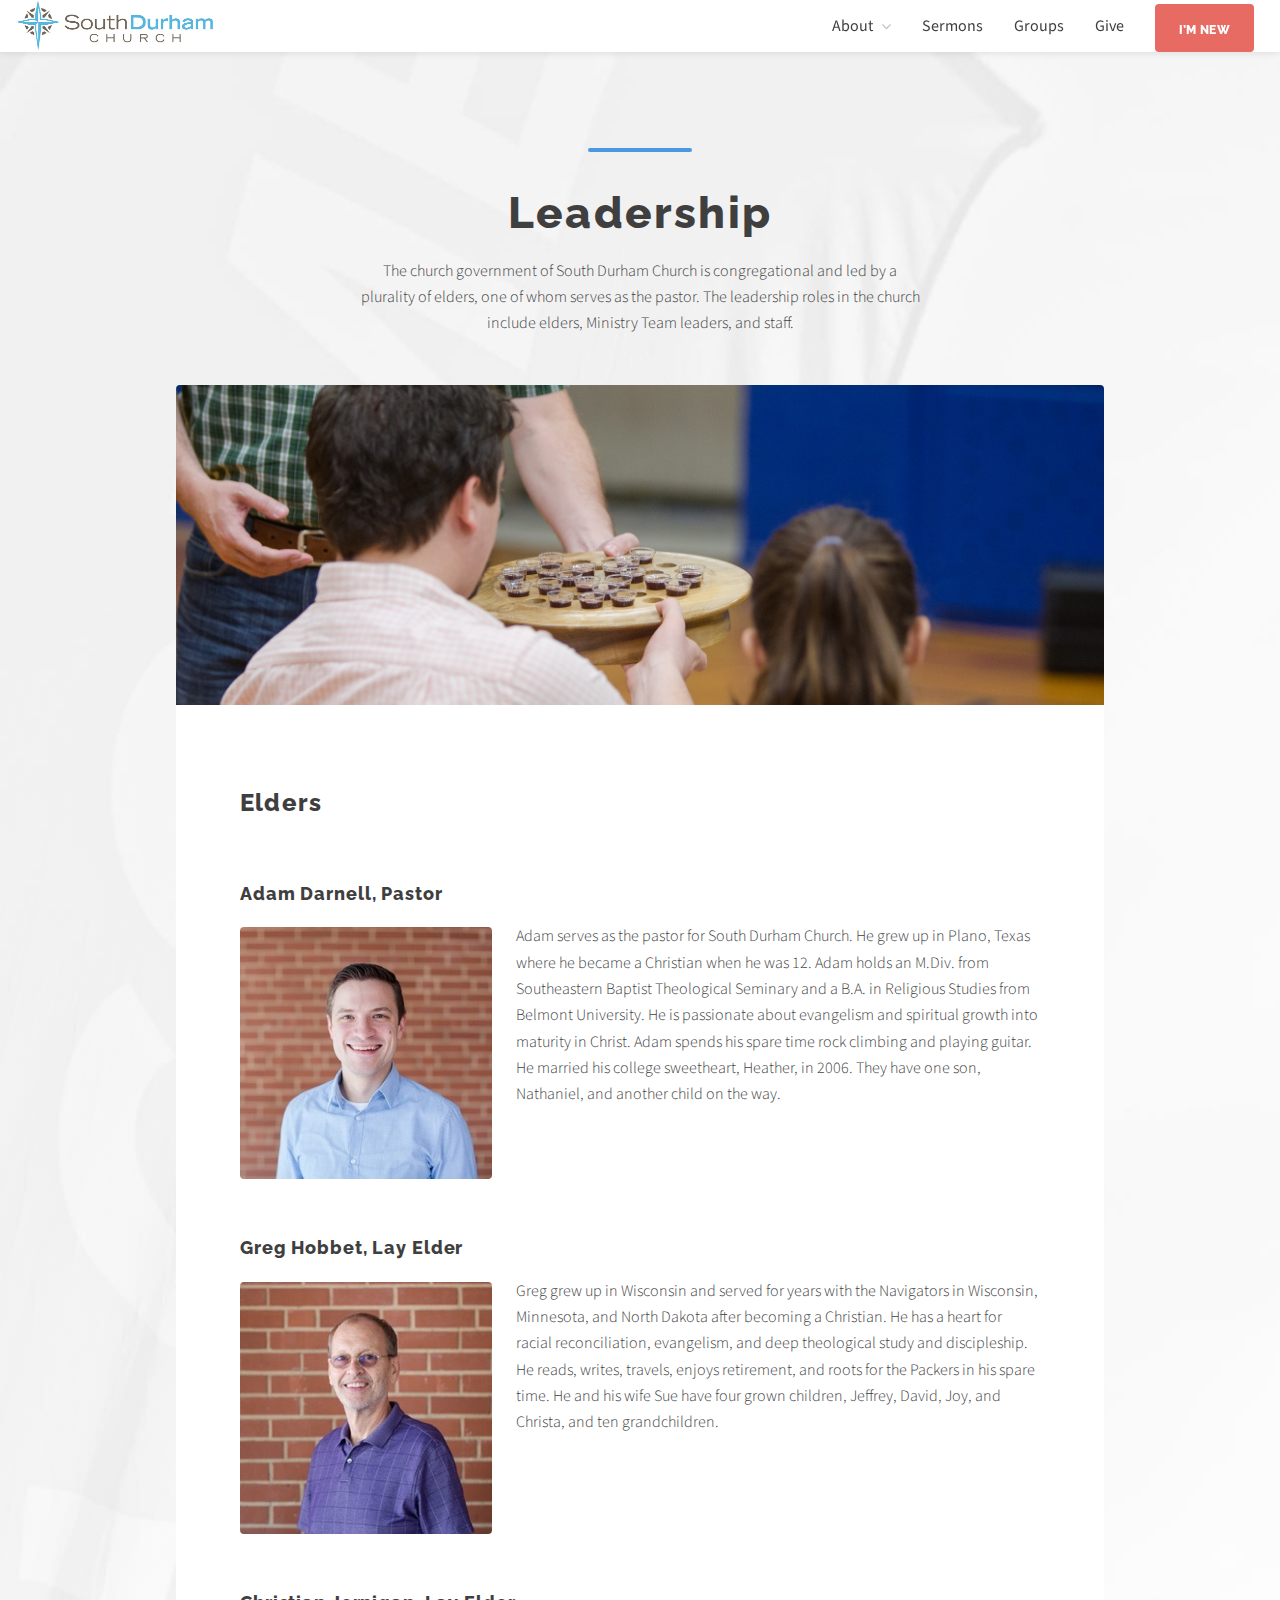
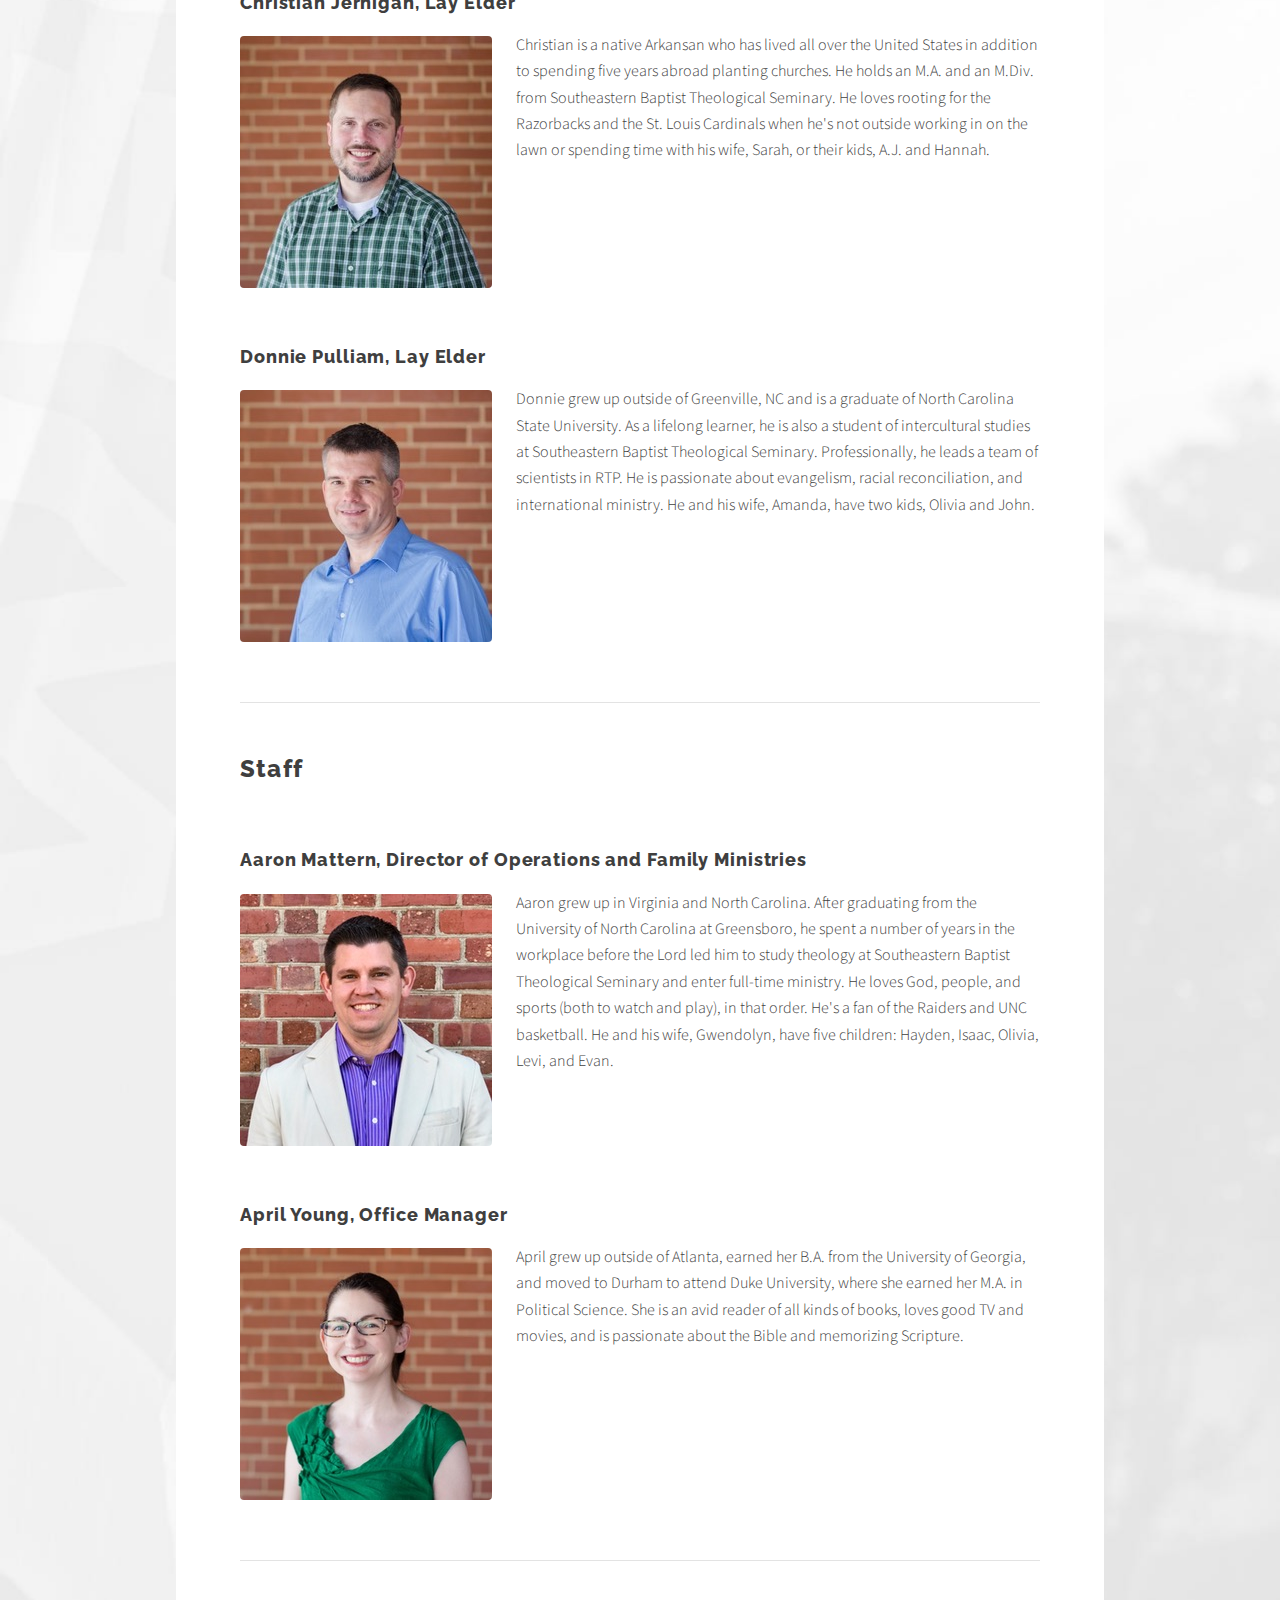
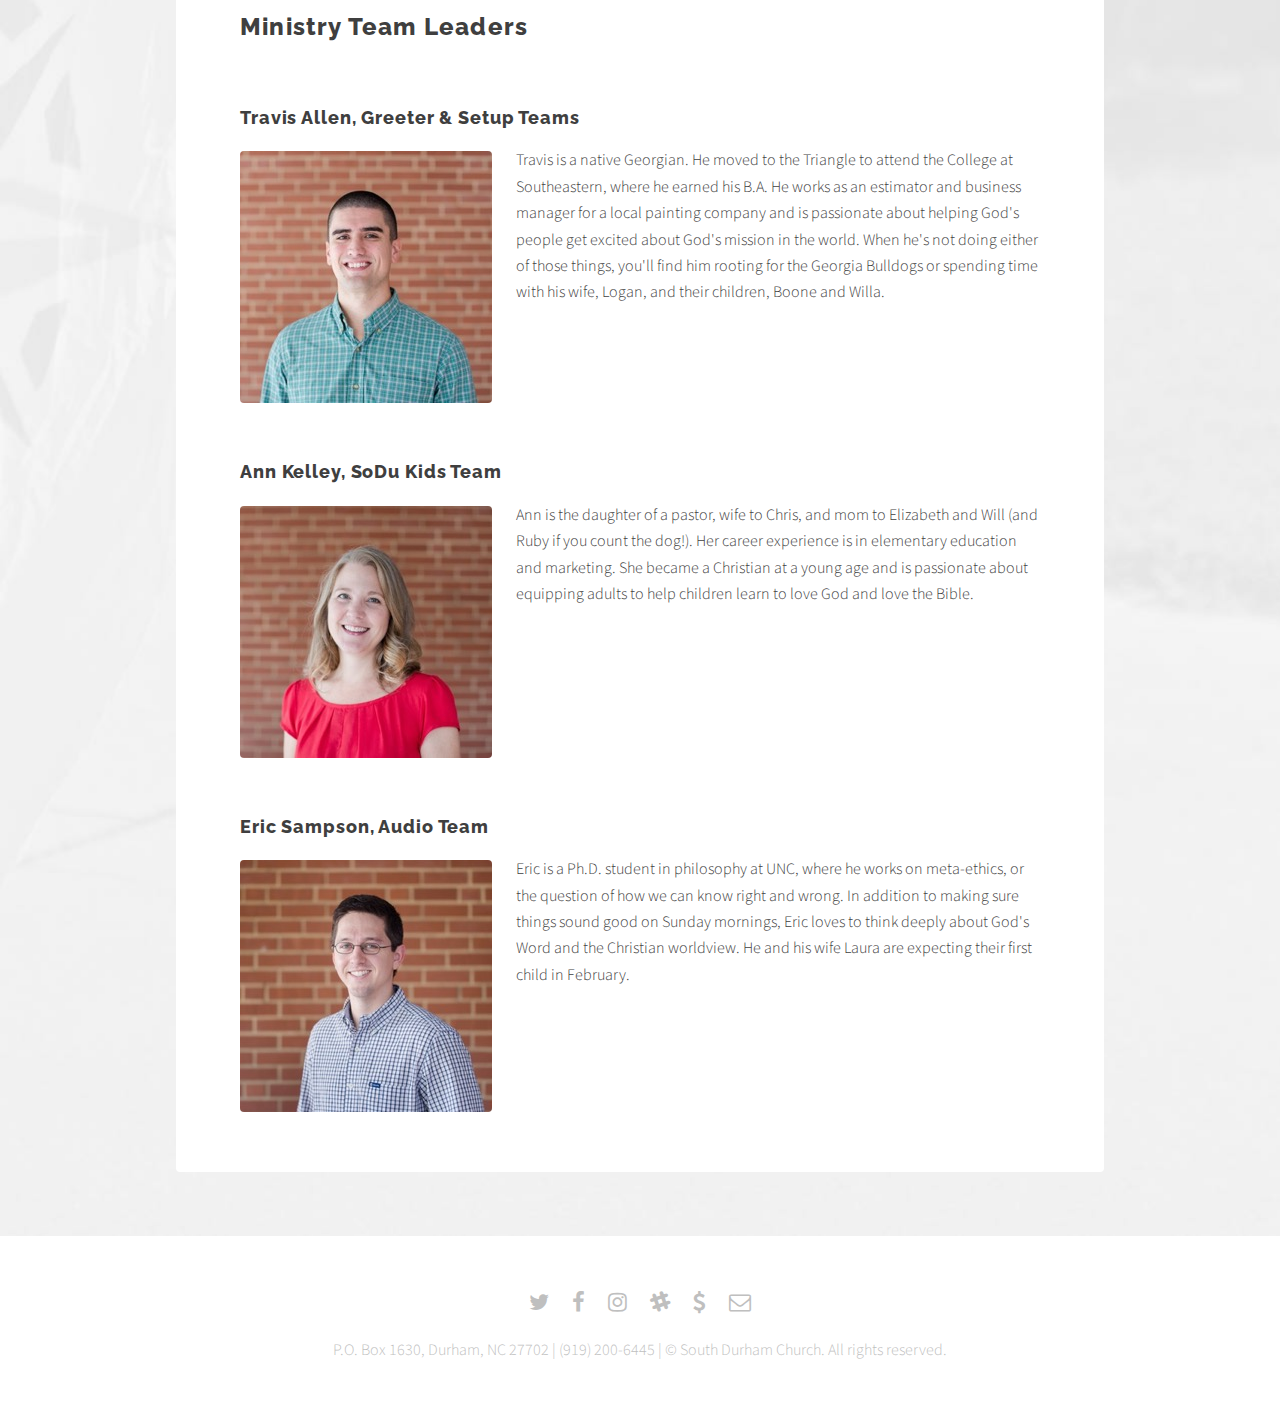
<file: leadership.html>
<!DOCTYPE HTML>
<!--
	Relativity by Pixelarity
	pixelarity.com | hello@pixelarity.com
	License: pixelarity.com/license
-->
<html>
	<head>
		<title>South Durham Church | Leadership</title>
		<meta charset="utf-8" />
		<meta name="viewport" content="width=device-width, initial-scale=1" />
				
		<!-- Global site tag (gtag.js) - Google Analytics -->
		<script async src="https://www.googletagmanager.com/gtag/js?id=UA-49576446-1"></script>
		<script>
		  window.dataLayer = window.dataLayer || [];
		  function gtag(){dataLayer.push(arguments);}
		  gtag('js', new Date());

		  gtag('config', 'UA-49576446-1');
		</script>
		
		<link rel="stylesheet" href="assets/css/main.min.css" />
		<!-- icon -->
		<link rel="apple-touch-icon" sizes="57x57" href="/icon/apple-icon-57x57.png">
		<link rel="apple-touch-icon" sizes="60x60" href="/icon/apple-icon-60x60.png">
		<link rel="apple-touch-icon" sizes="72x72" href="/icon/apple-icon-72x72.png">
		<link rel="apple-touch-icon" sizes="76x76" href="/icon/apple-icon-76x76.png">
		<link rel="apple-touch-icon" sizes="114x114" href="/icon/apple-icon-114x114.png">
		<link rel="apple-touch-icon" sizes="120x120" href="/icon/apple-icon-120x120.png">
		<link rel="apple-touch-icon" sizes="144x144" href="/icon/apple-icon-144x144.png">
		<link rel="apple-touch-icon" sizes="152x152" href="/icon/apple-icon-152x152.png">
		<link rel="apple-touch-icon" sizes="180x180" href="/icon/apple-icon-180x180.png">
		<link rel="icon" type="image/png" sizes="192x192"  href="/icon/android-icon-192x192.png">
		<link rel="icon" type="image/png" sizes="32x32" href="/icon/favicon-32x32.png">
		<link rel="icon" type="image/png" sizes="96x96" href="/icon/favicon-96x96.png">
		<link rel="icon" type="image/png" sizes="16x16" href="/icon/favicon-16x16.png">
		<link rel="manifest" href="/icon/manifest.json">
		<meta name="msapplication-TileColor" content="#ffffff">
		<meta name="msapplication-TileImage" content="/icon/ms-icon-144x144.png">
		<meta name="theme-color" content="#ffffff">
		<!-- /icon -->
	</head>
	<body>

		<!-- Wrapper -->
			<div id="wrapper">

				<!-- Header -->
					<header id="header">

						<!-- Logo -->
						<div class="logo">
						  <a href="/">
						    <img src="images/SDC-LogoRGB.jpg" alt="South Durham Church" height="51" />
						  </a>
						</div>

						<!-- Nav -->
							<nav id="nav">
								<ul>
									<li>
										<a href="#" class="icon fa-angle-down">About</a>
										<ul>
											<li>
												<a href="/#ministries" class="scrolly">Ministries</a>
												<ul>
													<li><a href="/#kids" class="scrolly">SoDu Kids</a></li>
													<li><a href="/connect#visitcg" class="scrolly">Community Groups</a></li>
													<li><a href="/#youth" class="scrolly">SoDu Youth</a></li>
													<!-- <li><a href="#service" class="scrolly">Service &amp; Evangelism</a></li> -->
												</ul>
											</li>
                                            <li><a href="/events">Events</a></li>
											<li><a href="https://sodu.churchcenter.com/registrations/events/category/3587">Become a Member</a></li>
											<li><a href="/connect#mission" class="scrolly">Mission &amp; Vision</a></li>
											<li><a href="/leadership" class="scrolly">Leadership</a></li>
											<li><a href="/statementoffaith">Statement of Faith</a></li>
											<li><a href="/connect#covenant" class="scrolly">Church Covenant</a></li>
                                            <li><a href="/giving">Giving</a>
                                                <ul>
                                                    <li><a href="https://sodu.churchcenteronline.com/giving">Give Online Now</a></li>
                                                    <li><a href="/giving#ways">Ways to Give</a></li>
                                                    <li><a href="/giving#why">Why We Give</a></li>
                                                    <li><a href="/giving#stewardship">Stewardship</a></li>
                                                    <li><a href="/giving#faq">Common Questions</a></li>
                                                </ul>
                                            </li>
										</ul>
									</li>
									<li><a href="http://sermons.southdurham.org">Sermons</a></li>
									<li><a href="/groups">Groups</a></li>
                                    <li><a href="https://sodu.churchcenteronline.com/giving">Give</a></li>
                                    <li><a href="/new-here" class="button">I’m New</a></li>
								</ul>
							</nav>

					</header>

				<!-- Section -->
					<section class="main alt leadership">
						<header>
							<h1>Leadership</h1>
							<p>The church government of South Durham Church is congregational and led by a plurality of elders, one of whom serves as the pastor. The leadership roles in the church include elders, Ministry Team leaders, and staff.</p>
						</header>
						<div class="inner style2">
							<div class="image main" data-position="center"><img src="images/communion.jpg" alt="" /></div>

<h3>Elders</h3>
<h4>Adam Darnell, Pastor</h4><p><span class="image left bio"><img src="images/adb.jpg" alt="" /></span>Adam serves as the pastor for South Durham Church. He grew up in Plano, Texas where he became a Christian when he was 12. Adam holds an M.Div. from Southeastern Baptist Theological Seminary and a B.A. in Religious Studies from Belmont University. He is passionate about evangelism and spiritual growth into maturity in Christ. Adam spends his spare time rock climbing and playing guitar. He married his college sweetheart, Heather, in 2006. They have one son, Nathaniel, and another child on the way.</p>
<h4 class="clear">Greg Hobbet, Lay Elder</h4><span class="image left bio"><img src="images/ghb.jpg" alt="" /></span>Greg grew up in Wisconsin and served for years with the Navigators in Wisconsin, Minnesota, and North Dakota after becoming a Christian. He has a heart for racial reconciliation, evangelism, and deep theological study and discipleship. He reads, writes, travels, enjoys retirement, and roots for the Packers in his spare time. He and his wife Sue have four grown children, Jeffrey, David, Joy, and Christa, and ten grandchildren.</p>
<h4 class="clear">Christian Jernigan, Lay Elder</h4><span class="image left bio"><img src="images/cjb.jpg" alt="" /></span>Christian is a native Arkansan who has lived all over the United States in addition to spending five years abroad planting churches. He holds an M.A. and an M.Div. from Southeastern Baptist Theological Seminary. He loves rooting for the Razorbacks and the St. Louis Cardinals when he's not outside working in on the lawn or spending time with his wife, Sarah, or their kids, A.J. and Hannah.</p>
<h4 class="clear">Donnie Pulliam, Lay Elder</h4><span class="image left bio"><img src="images/dpb.jpg" alt="" /></span>Donnie grew up outside of Greenville, NC and is a graduate of North Carolina State University. As a lifelong learner, he is also a student of intercultural studies at Southeastern Baptist Theological Seminary. Professionally, he leads a team of scientists in RTP. He is passionate about evangelism, racial reconciliation, and international ministry. He and his wife, Amanda, have two kids, Olivia and John.</p>
<div class="clear"></div>
<hr class="major" />
<h3>Staff</h3>
<h4>Aaron Mattern, Director of Operations and Family Ministries</h4><span class="image left bio"><img src="images/amb.jpg" alt="" /></span>Aaron grew up in Virginia and North Carolina. After graduating from the University of North Carolina at Greensboro, he spent a number of years in the workplace before the Lord led him to study theology at Southeastern Baptist Theological Seminary and enter full-time ministry. He loves God, people, and sports (both to watch and play), in that order. He's a fan of the Raiders and UNC basketball. He and his wife, Gwendolyn, have five children: Hayden, Isaac, Olivia, Levi, and Evan.</p>
<h4 class="clear">April Young, Office Manager</h4><span class="image left bio"><img src="images/ayb.jpg" alt="" /></span>April grew up outside of Atlanta, earned her B.A. from the University of Georgia, and moved to Durham to attend Duke University, where she earned her M.A. in Political Science. She is an avid reader of all kinds of books, loves good TV and movies, and is passionate about the Bible and memorizing Scripture.</p>
<div class="clear"></div>
<hr class="major" />
<h3>Ministry Team Leaders</h3>
<h4>Travis Allen, Greeter &amp; Setup Teams</h4><span class="image left bio"><img src="images/tab.jpg" alt="" /></span>Travis is a native Georgian. He moved to the Triangle to attend the College at Southeastern, where he earned his B.A. He works as an estimator and business manager for a local painting company and is passionate about helping God's people get excited about God's mission in the world. When he's not doing either of those things, you'll find him rooting for the Georgia Bulldogs or spending time with his wife, Logan, and their children, Boone and Willa.</p>
<h4 class="clear">Ann Kelley, SoDu Kids Team</h4><span class="image left bio"><img src="images/akb.jpg" alt="" /></span>Ann is the daughter of a pastor, wife to Chris, and mom to Elizabeth and Will (and Ruby if you count the dog!). Her career experience is in elementary education and marketing. She became a Christian at a young age and is passionate about equipping adults to help children learn to love God and love the Bible.</p>
<h4 class="clear">Eric Sampson, Audio Team</h4><span class="image left bio"><img src="images/esb.jpg" alt="" /></span>Eric is a Ph.D. student in philosophy at UNC, where he works on meta-ethics, or the question of how we can know right and wrong. In addition to making sure things sound good on Sunday mornings, Eric loves to think deeply about God's Word and the Christian worldview. He and his wife Laura are expecting their first child in February.</p>

<div class="clear"></div>
						</div>
					</section>

				<!-- Footer -->
					<footer id="footer">
						<ul class="icons">
							<li><a href="https://www.twitter.com/soduchurch" class="icon alt fa-twitter"><span class="label">Twitter</span></a></li>
							<li><a href="https://www.facebook.com/soduchurch" class="icon alt fa-facebook"><span class="label">Facebook</span></a></li>
							<li><a href="https://www.instagram.com/southdurhamchurch" class="icon alt fa-instagram"><span class="label">Instagram</span></a></li>
							<li><a href="https://sodu.slack.com/" class="icon alt fa-slack"><span class="label">Slack</span></a></li>
							<li><a href="https://sodu.churchcenteronline.com/giving" class="icon alt fa-usd"><span class="label">Giving</span></a></li>
							<li><a href="mailto:office@southdurham.org" class="icon alt fa-envelope-o"><span class="label">Email</span></a></li>
						</ul>
						<p class="copyright">P.O. Box 1630, Durham, NC 27702 | (919) 200-6445 | &copy; South Durham Church. All rights reserved.</p>
					</footer>

			</div>

		<!-- Scripts -->
			<script src="assets/js/jquery.min.js"></script>
			<script src="assets/js/jquery.dropotron.min.js"></script>
			<script src="assets/js/jquery.scrollex.min.js"></script>
			<script src="assets/js/jquery.scrolly.min.js"></script>
			<script src="assets/js/skel.min.js"></script>
			<script src="assets/js/util.js"></script>
			<script src="assets/js/main.js"></script>

	</body>
</html>
</file>
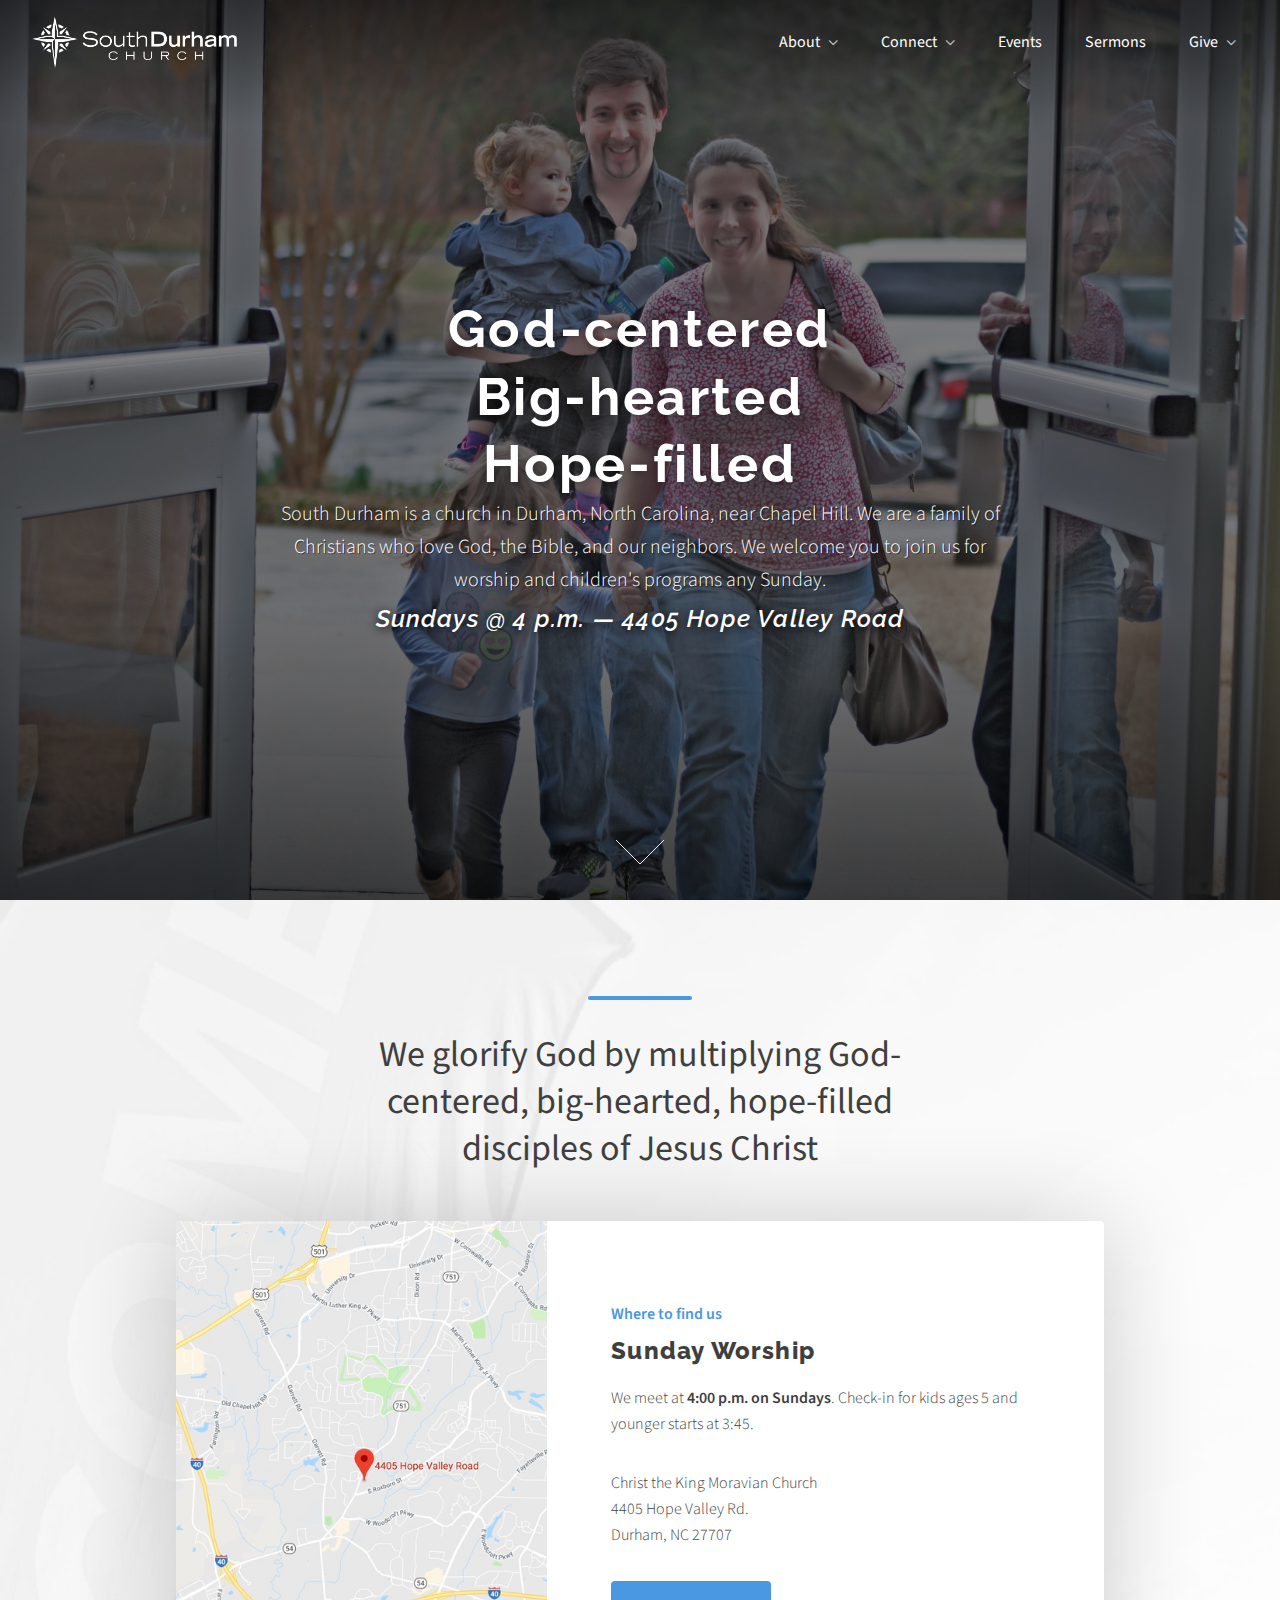
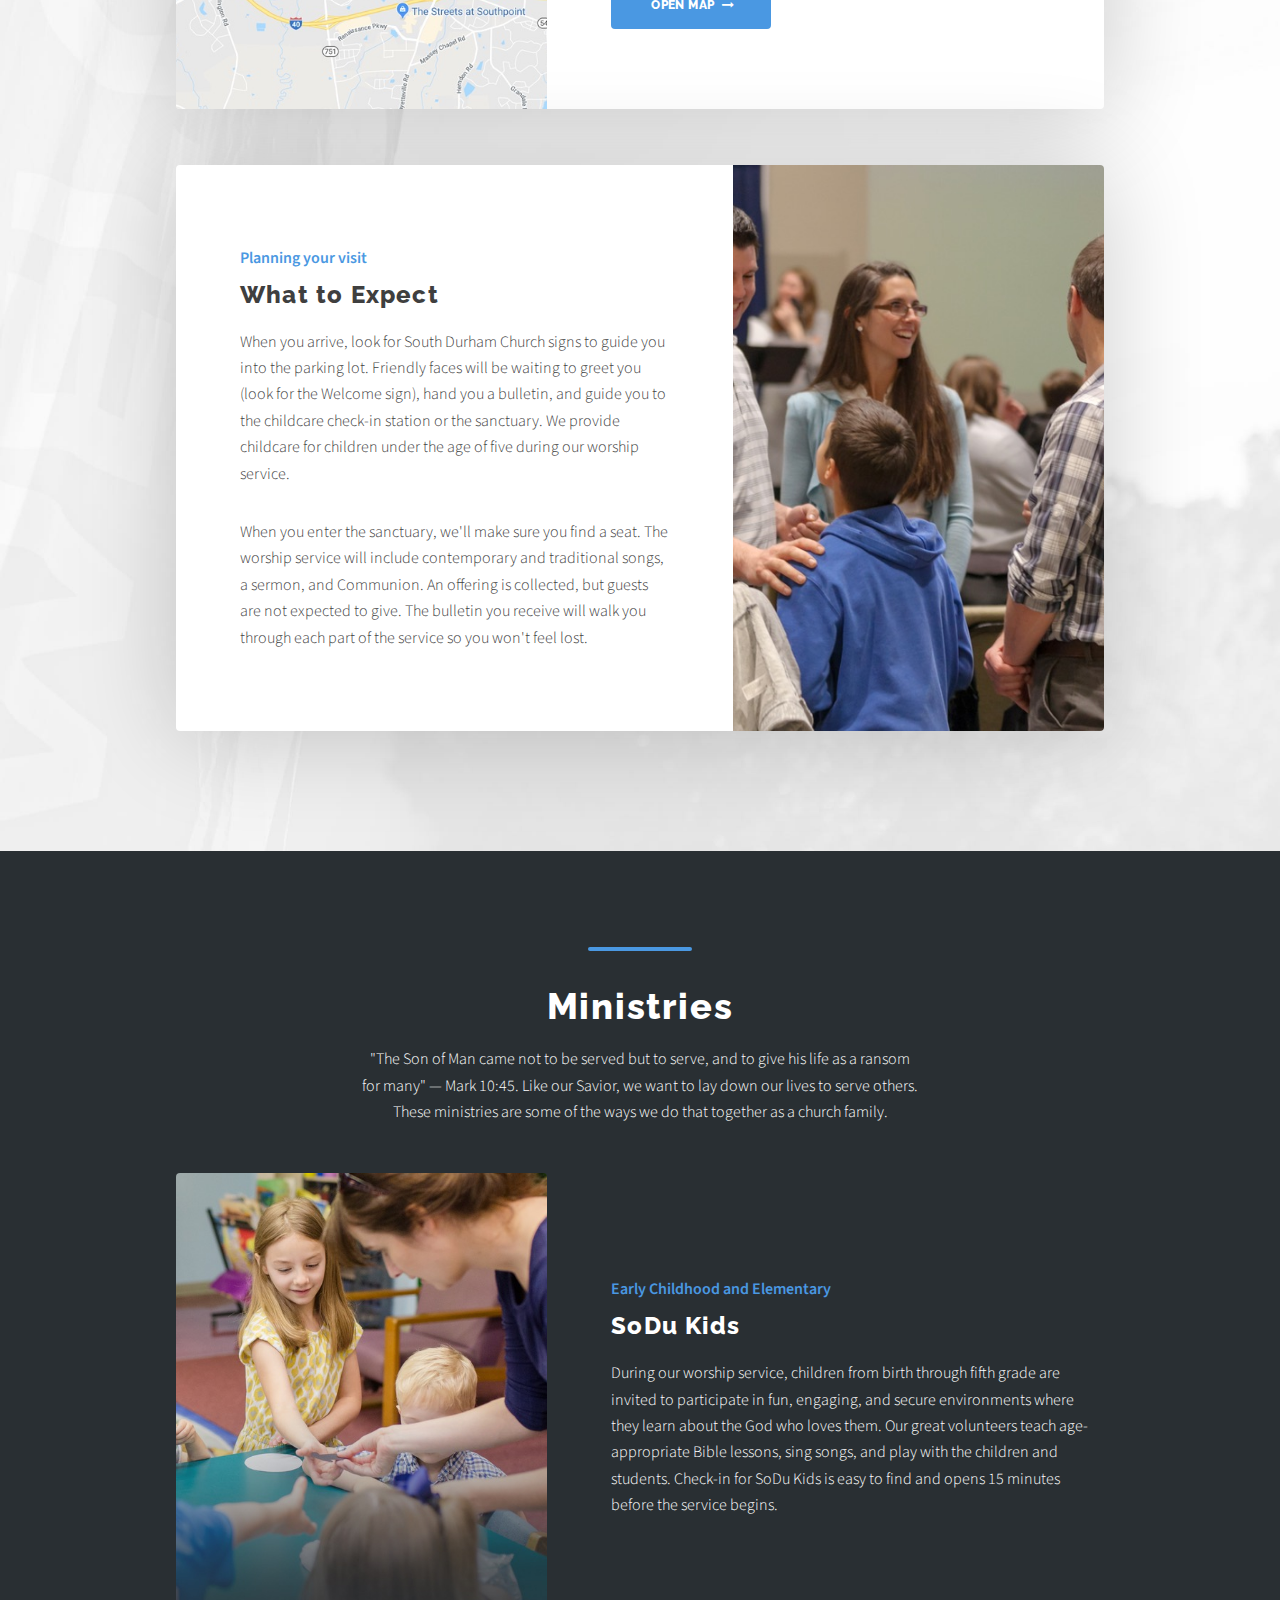
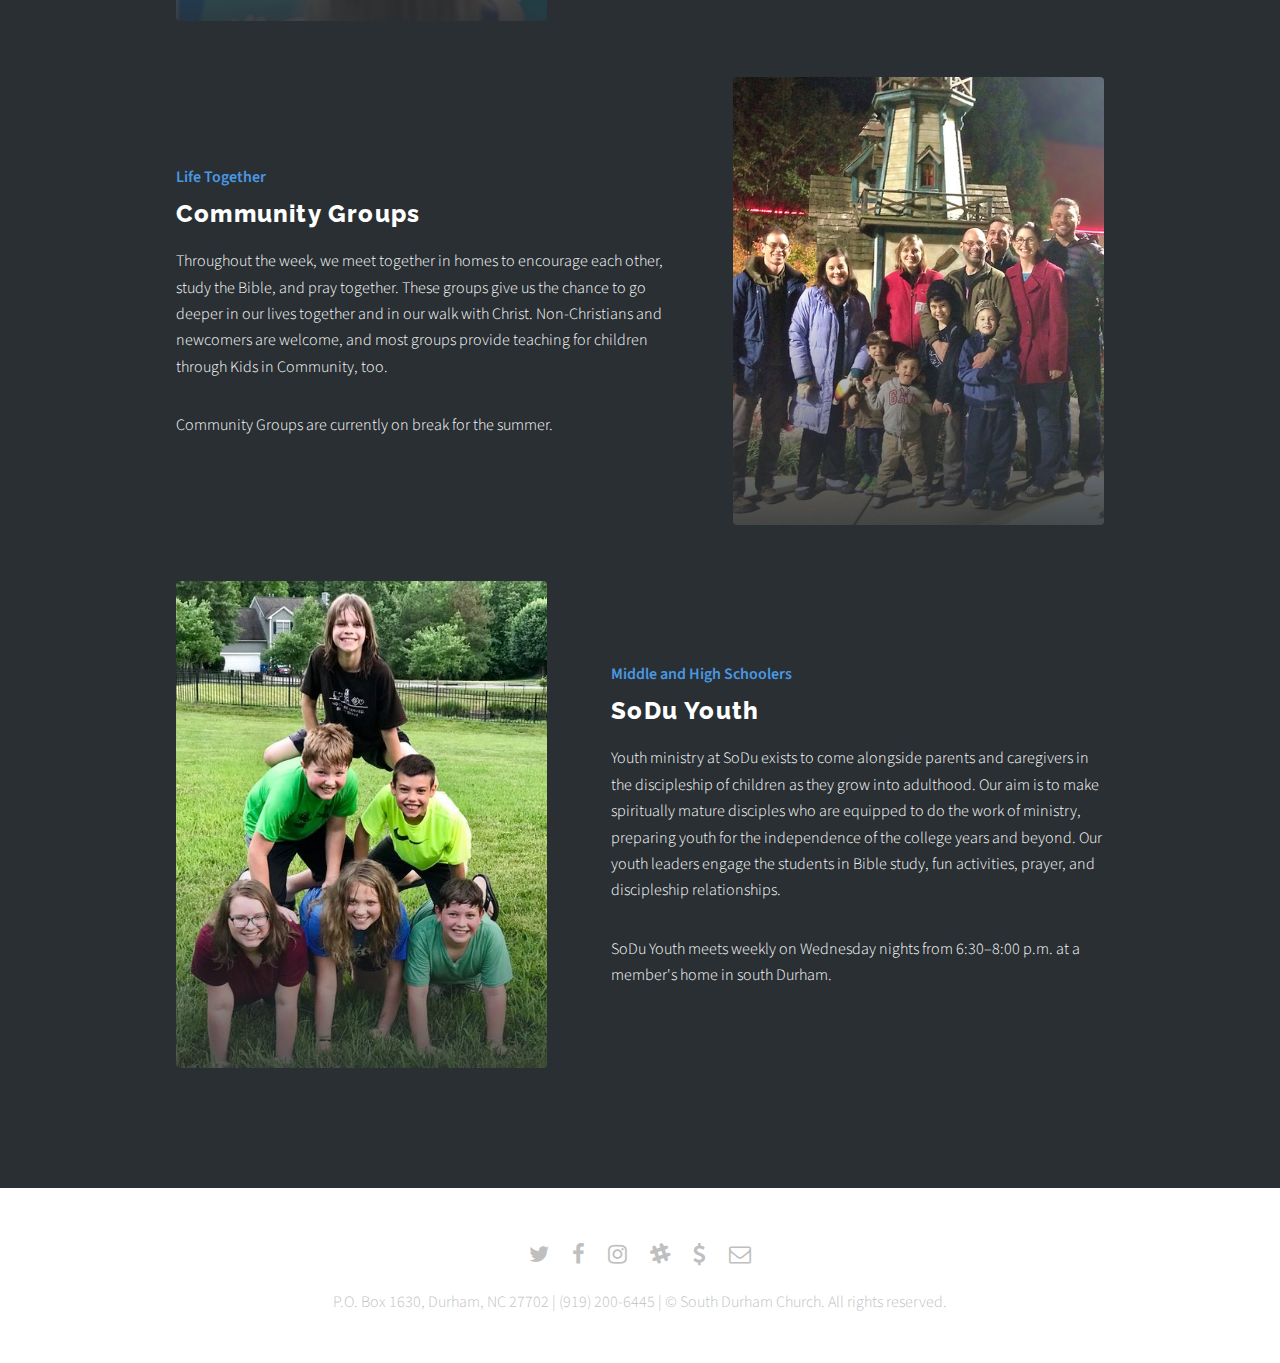
<file: navsave.html>
<!DOCTYPE HTML>
<!--
	Relativity by Pixelarity
	pixelarity.com | hello@pixelarity.com
	License: pixelarity.com/license
-->
<html>
	<head>
		<title>South Durham Church</title>
		<meta charset="utf-8" />
		<meta name="viewport" content="width=device-width, initial-scale=1" />
		
		<!-- Global site tag (gtag.js) - Google Analytics -->
		<script async src="https://www.googletagmanager.com/gtag/js?id=UA-49576446-1"></script>
		<script>
		  window.dataLayer = window.dataLayer || [];
		  function gtag(){dataLayer.push(arguments);}
		  gtag('js', new Date());

		  gtag('config', 'UA-49576446-1');
		</script>
		
		<link rel="stylesheet" href="assets/css/main.min.css" />
		<!-- icon -->
		<link rel="apple-touch-icon" sizes="57x57" href="/icon/apple-icon-57x57.png">
		<link rel="apple-touch-icon" sizes="60x60" href="/icon/apple-icon-60x60.png">
		<link rel="apple-touch-icon" sizes="72x72" href="/icon/apple-icon-72x72.png">
		<link rel="apple-touch-icon" sizes="76x76" href="/icon/apple-icon-76x76.png">
		<link rel="apple-touch-icon" sizes="114x114" href="/icon/apple-icon-114x114.png">
		<link rel="apple-touch-icon" sizes="120x120" href="/icon/apple-icon-120x120.png">
		<link rel="apple-touch-icon" sizes="144x144" href="/icon/apple-icon-144x144.png">
		<link rel="apple-touch-icon" sizes="152x152" href="/icon/apple-icon-152x152.png">
		<link rel="apple-touch-icon" sizes="180x180" href="/icon/apple-icon-180x180.png">
		<link rel="icon" type="image/png" sizes="192x192"  href="/icon/android-icon-192x192.png">
		<link rel="icon" type="image/png" sizes="32x32" href="/icon/favicon-32x32.png">
		<link rel="icon" type="image/png" sizes="96x96" href="/icon/favicon-96x96.png">
		<link rel="icon" type="image/png" sizes="16x16" href="/icon/favicon-16x16.png">
		<link rel="manifest" href="/icon/manifest.json">
		<meta name="msapplication-TileColor" content="#ffffff">
		<meta name="msapplication-TileImage" content="/icon/ms-icon-144x144.png">
		<meta name="theme-color" content="#ffffff">
		<!-- /icon -->
	</head>
	<body>

		<!-- Wrapper -->
			<div id="wrapper">

				<!-- Header -->
					<header id="header" class="alt">

					  <!-- Logo -->
							<div class="logo">
							  <a href="/">
							    <img src="images/SDC-LogoWhite.png" alt="South Durham Church" height="53" />
							    <img src="images/SDC-LogoRGB.jpg" alt="South Durham Church" height="51" />
							  </a>
							</div>

						<!-- Nav -->
							<nav id="nav">
								<ul>
									<li>
										<a href="#" class="icon fa-angle-down">About</a>
										<ul>
											<li><a href="/leadership" class="scrolly">Leadership</a></li>
											<li><a href="/statementoffaith">What We Believe</a></li>
											<li>
												<a href="#ministries" class="scrolly">Ministries</a>
												<ul>
													<li><a href="#kids" class="scrolly">SoDu Kids</a></li>
													<li><a href="#cgs" class="scrolly">Community Groups</a></li>
													<li><a href="#youth" class="scrolly">SoDu Youth</a></li>
													<!-- <li><a href="#service" class="scrolly">Service &amp; Evangelism</a></li> -->
												</ul>
											</li>
										</ul>
									</li>
									<li>
										<a href="/connect" class="icon fa-angle-down">Connect</a>
										<ul>
											<li><a href="/connect#qanda" class="scrolly">Q &amp; A</a></li>
											<li><a href="/connect#visitcg" class="scrolly">Community Group</a></li>
											<li><a href="/connect#newmember" class="scrolly">New Member Class</a></li>
											<li><a href="/connect#mission" class="scrolly">Our Mission</a></li>
											<li><a href="/connect#covenant" class="scrolly">Church Covenant</a></li>
											<li><a href="#contact" class="scrolly">Contact Us</a></li>
										</ul>
									</li>
									<li>
										<a href="/events">Events</a>
									</li>
									<li><a href="http://sermons.southdurham.org">Sermons</a></li>
									<li><a href="/giving" class="icon fa-angle-down">Give</a>
										<ul>
											<li><a href="https://sodu.churchcenteronline.com/giving">Give Online Now</a></li>
											<li><a href="/giving#ways">Ways to Give</a></li>
											<li><a href="/giving#why">Why We Give</a></li>
											<li><a href="/giving#stewardship">Stewardship</a></li>
											<li><a href="/giving#faq">Common Questions</a></li>
										</ul>
									</li>
								</ul>
							</nav>

					</header>

				<!-- Banner -->
					<section id="banner">
                         <!--<div id="fly">
                              <a href="/soccernights">
                                 <img src="images/sngallery.jpg" alt="Soccer Nights Gallery" height="80" />
                             </a>
                         </div>-->
					  <div class="content">
					    
							<h1>God-centered<br>Big-hearted<br>Hope-filled</h1>
							<p style="font-weight:300">South Durham is a church in Durham, North Carolina, near Chapel Hill. We are a family of Christians who love God, the Bible, and our neighbors. We welcome you to join us for worship and children's programs any Sunday.</p>
							<h3><strong>Sundays @ 4 p.m. &mdash; 4405 Hope Valley Road</strong><br></h3>
						</div>
						<a href="#first" class="more scrolly">Learn More</a>
					</section>

				<!-- Section -->
					<section class="main alt" id="first">
						<header>
							<h2 style="text-transform: none;font-family: Source Sans Pro;letter-spacing: 0;font-weight: 400;">We glorify God by multiplying God-centered, big-hearted, hope-filled disciples of Jesus Christ</h2>
							<!-- <p>In a time when all the world seems to say you've got to make it on your own, the gospel of Jesus Christ lifts the burden. There is a God in heaven who loves us, provides for us, and who gave His only Son to adopt people &mdash; all kinds of people, from every culture, with all kinds of pasts &mdash; into His family. That family is called the church. We're here for Him, for each other, and for you.</p> -->
						</header>
						<div class="inner">
							<!-- 
<article class="post style2">
								<div class="content">
									<header>
										<span class="category">4 p.m. Sundays @ 4405 Hope Valley Rd.</span>
										<h3>Welcome</h3>
									</header>
									<p>South Durham Church is a church in Durham, NC. We are a joyful Christian community who deeply love God, the Bible, each other, and our city.</p>
									<p>We welcome you to join us for worship and children's programs this Sunday.</p>
								</div>
								<div class="image" data-position="center"><img src="images/pic05gw.jpg" alt="" /></div>
							</article>
 -->
							<article class="post style2 alt">
							  <div class="content">
							    <header>
							      <span class="category">Where to find us</span>
							      <h3>Sunday Worship</h3>
							    </header>
							    <p>We meet at <strong>4:00 p.m. on Sundays</strong>. Check-in for kids ages 5 and younger starts at 3:45.</p>
							    <p>Christ the King Moravian Church<br>4405 Hope Valley Rd.<br>Durham, NC 27707</p>
							    <ul class="actions">
							      <li><a href="https://www.google.com/maps?hl=en&q=4405+Hope+Valley+Rd,+Durham,+NC+27707" class="button next" target="_blank">Open Map</a></li>
							    </ul>
							  </div>
							  <div class="image" data-position="center"><img src="images/map.jpg" alt="" /></div>
							</article>

							<article class="post style2">
								<div class="content">
									<header>
										<span class="category">Planning your visit</span>
										<h3>What to Expect</h3>
									</header>
									<p>When you arrive, look for South Durham Church signs to guide you into the parking lot. Friendly faces will be waiting to greet you (look for the Welcome sign), hand you a bulletin, and guide you to the childcare check-in station or the sanctuary. We provide childcare for children under the age of five during our worship service.</p>
									<p>When you enter the sanctuary, we'll make sure you find a seat. The worship service will include contemporary and traditional songs, a sermon, and Communion. An offering is collected, but guests are not expected to give. The bulletin you receive will walk you through each part of the service so you won't feel lost.</p>
<!--									<ul class="actions">
										<li><a href="#" class="button next">Learn More</a></li>
									</ul>-->
								</div>
								<div class="image" data-position="center"><img src="images/pic05gw.jpg" alt="" /><!-- ja --></div>
							</article>
							<!-- 
<article class="post style3">
                                                                <div>
                                                                        <header>
                                                                                <h2>Come get to know us</h2>
                                                                        </header>
                                                                        <p>Beyond Sunday mornings, here are some great ways to get to know who we are at South Durham Church.</p>
                                                                        <ul class="actions">
                                                                          <li>
									    <h3>Attend a Q&amp;A</h3>
									    <p>Once a month, we hold a question and answer session and give a brief introduction about our church.</p>
									    <a href="/connect#qanda" class="button next">Learn More</a>
									  </li>
									  <li>
                                                                            <h3>Visit a Community Group</h3>
									    <p>Community Groups are where real life together happens within South Durham. Groups meet weekly throughout the Triangle and share food, talk about Christ, pray, and serve their community.</p>
                                                                            <a href="https://sodu.churchcenteronline.com/groups/community-groups" class="button next">Find a Group</a>
                                                                          </li>
                                                                        </ul>
                                                                </div>
                                                        </article>
 -->
						</div>
					</section>

				<!-- Section -->
					<!-- 
<section class="main" id="leadership">
						<header>
							<h2>Leadership</h2>
							<p>South Durham Church is led by a plurality of elders and served by staff members and Ministry Team leaders.</p>
						</header>
						<div class="inner">
						  <h3 class="align-center">Elders</h3>
							<ul class="faces add-margin">
								<li>
									<span class="image"><img src="images/adar.jpg" alt="" /></span>
									<h3>Adam Darnell</h3>
									<p>Pastor</p>
								</li>
								<li>
									<span class="image"><img src="images/gh.jpg" alt="" /></span>
									<h3>Greg Hobbet</h3>
									<p>Lay Elder</p>
								</li>
								<li>
									<span class="image"><img src="images/cj.jpg" alt="" /></span>
									<h3>Christian Jernigan</h3>
									<p>Lay Elder</p>
								</li>
								<li>
									<span class="image"><img src="images/dp.jpg" alt="" /></span>
									<h3>Donnie Pulliam</h3>
									<p>Lay Elder</p>
								</li>
							</ul>
							<h3 class="align-center">Staff &amp; Ministry Team Leaders</h3>
							<ul class="faces">
                                                                <li>
                                                                        <span class="image"><img                       
src="images/am.jpg" alt="" /></span>
                                                                        <h3>Aaron Mattern</h3>
                                                                        <p>Director of Operations & Family Ministries</p>
                                                                </li>
                                                                <li>
                                                                        <span class="image"><img                       
src="images/ay.jpg" alt="" /></span>
                                                                        <h3>April Young</h3>
                                                                        <p>Office Manager</p>
                                                                </li>
                                                                <li>
                                                                        <span class="image"><img                       
src="images/ta.jpg" alt="" /></span>
                                                                        <h3>Travis Allen</h3>
                                                                        <p>Greeter &amp; Setup Teams</p>
                                                                </li>
                                                                <li>
                                                                        <span class="image"><img                       
src="images/ak.jpg" alt="" /></span>
                                                                        <h3>Ann Kelley</h3>
                                                                        <p>SoDu Kids Team</p>
                                                                </li>
                                                                <li>
                                                                        <span class="image"><img                       
src="images/es.jpg" alt="" /></span>
                                                                        <h3>Eric Sampson</h3>
                                                                        <p>Audio Team</p>
                                                                </li>
                                                        </ul>
                                                        
                            <div class="actions align-center">
								<a href="/leadership" class="button next">Learn More</a>
							</div>
						</div>
					</section>
 -->

				<!-- Section -->
					<section class="main accent2" id="ministries">
						<header>
							<h2>Ministries</h2>
							<p>"The Son of Man came not to be served but to serve, and to give his life as a ransom for many" &mdash; Mark 10:45. Like our Savior, we want to lay down our lives to serve others. These ministries are some of the ways we do that together as a church family.</p>
						</header>
						<div class="inner">
							<article class="post alt" id="kids">
								<div class="content">
									<header>
										<span class="category">Early Childhood and Elementary</span>
										<h3>SoDu Kids</h3>
									</header>
									<p>During our worship service, children from birth through fifth grade are invited to participate in fun, engaging, and secure environments where they learn about the God who loves them. Our great volunteers teach age-appropriate Bible lessons, sing songs, and play with the children and students. Check-in for SoDu Kids is easy to find and opens 15 minutes before the service begins.</p>
								</div>
								<div class="image" data-position="center"><img src="images/kidsmg.jpg" alt="" /></div>
							</article>
							<article class="post" id="cgs">
								<div class="content">
									<header>
										<span class="category">Life Together</span>
										<h3>Community Groups</h3>
									</header>
									<p>Throughout the week, we meet together in homes to encourage each other, study the Bible, and pray together. These groups give us the chance to go deeper in our lives together and in our walk with Christ. Non-Christians and newcomers are welcome, and most groups provide teaching for children through Kids in Community, too.</p>
									<!--<ul class="actions">
										<li><a href="https://sodu.churchcenteronline.com/groups/community-groups" class="button next">Find a Group</a></li>
                                    </ul>-->
                                    <p>Community Groups are currently on break for the summer.</p>
								</div>
								<div class="image" data-position="center"><img src="images/cgblurry2.jpg" alt="" /></div>
							</article>
							<article class="post alt" id="youth">
								<div class="content">
									<header>
										<span class="category">Middle and High Schoolers</span>
										<h3>SoDu Youth</h3>
									</header>
									<p>Youth ministry at SoDu exists to come alongside parents and caregivers in the discipleship of children as they grow into adulthood. Our aim is to make spiritually mature disciples who are equipped to do the work of ministry, preparing youth for the independence of the college years and beyond. Our youth leaders engage the students in Bible study, fun activities, prayer, and discipleship relationships.</p>
									<p>SoDu Youth meets weekly on Wednesday nights from 6:30&ndash;8:00 p.m. at a member's home in south Durham.</p>
								</div>
								<div class="image" data-position="center"><img src="images/youthpyramid.jpg" alt="" /></div>
							</article>
							<!-- 
<article class="post" id="service">
                                                                <div class="content">
                                                                        <header>
                                                                                <span class="category">Making Christ Known Through Word &amp; Deed</span>
                                                                                <h3>Service &amp; Evangelism</h3>
                                                                        </header>
                                                                        <p>Christ healed the sick <em>and</em> shared the good news of salvation by grace through faith in His death on the cross for us. As a church, we strive to be agents of God's justice and mercy in our world, whether that's through supporting great causes or blessing our community through our partnerships with local schools and other organizations. At the same time, we want to tell everyone we can that there is life, hope, forgiveness, and freedom in Christ for every sinner. We pray you'll join us on His mission.</p>
                                                                        <!~~ 
<ul class="actions">
                                                                                <li><a href="#" class="button          
next">View Photo Gallery</a></li>
                                                                        </ul>
 ~~>
                                                                </div>
                                                                <div class="image" data-position="center"><img         
src="images/se3g.jpg" alt="" /></div>
                                                        </article>
 -->
						</div>
					</section>

				<!-- Section -->
					<!-- 
<section class="main alt special" id="contact">
						<header>
							<h2>Get in touch</h2>
							<p>We'd be glad to answer any questions you may have about our church. If you'd like to sign up for our newsletter, please let us know. We hope to meet you this Sunday.</p>
						</header>
						<div class="inner narrow">
							<form id="contact-form" action="thank-you" method="post" data-netlify="true" name="general-contact">
								<div class="field half">
									<input name="name" id="name" placeholder="Name" type="text" />
								</div>
								<div class="field half">
									<input name="email" id="email" placeholder="Email" type="email" />
								</div>
								<div class="field">
									<textarea name="message" id="message" rows="6" placeholder="Message"></textarea>
								</div>
								<ul class="actions">
									<li><button class="button next" type="submit">Send Message</button></li>
								</ul>
							</form>
						</div>
					</section>
 -->

				<!-- Footer -->
					<footer id="footer">
						<ul class="icons">
							<li><a href="https://www.twitter.com/soduchurch" class="icon alt fa-twitter"><span class="label">Twitter</span></a></li>
							<li><a href="https://www.facebook.com/soduchurch" class="icon alt fa-facebook"><span class="label">Facebook</span></a></li>
							<li><a href="https://www.instagram.com/southdurhamchurch" class="icon alt fa-instagram"><span class="label">Instagram</span></a></li>
							<li><a href="https://sodu.slack.com/" class="icon alt fa-slack"><span class="label">Slack</span></a></li>
							<li><a href="https://sodu.churchcenteronline.com/giving" class="icon alt fa-usd"><span class="label">Giving</span></a></li>
							<li><a href="mailto:office@southdurham.org" class="icon alt fa-envelope-o"><span class="label">Email</span></a></li>
						</ul>
						<p class="copyright">P.O. Box 1630, Durham, NC 27702 | (919) 200-6445 | &copy; South Durham Church. All rights reserved.</p>
					</footer>

			</div>

		<!-- Scripts -->
			<script src="assets/js/jquery.min.js"></script>
			<script src="assets/js/jquery.dropotron.min.js"></script>
			<script src="assets/js/jquery.scrollex.min.js"></script>
			<script src="assets/js/jquery.scrolly.min.js"></script>
			<script src="assets/js/skel.min.js"></script>
			<script src="assets/js/util.js"></script>
			<script src="assets/js/main.js"></script>
			<!--<script type="text/javascript">
			$("#contact-form").submit(function(e) {
			  e.preventDefault();

			  var $form = $(this);
			  $.post($form.attr("action"), $form.serialize()).then(function() {
				alert("Thank you!");
			  });
			});
			</script>-->
	</body>
</html>
</file>
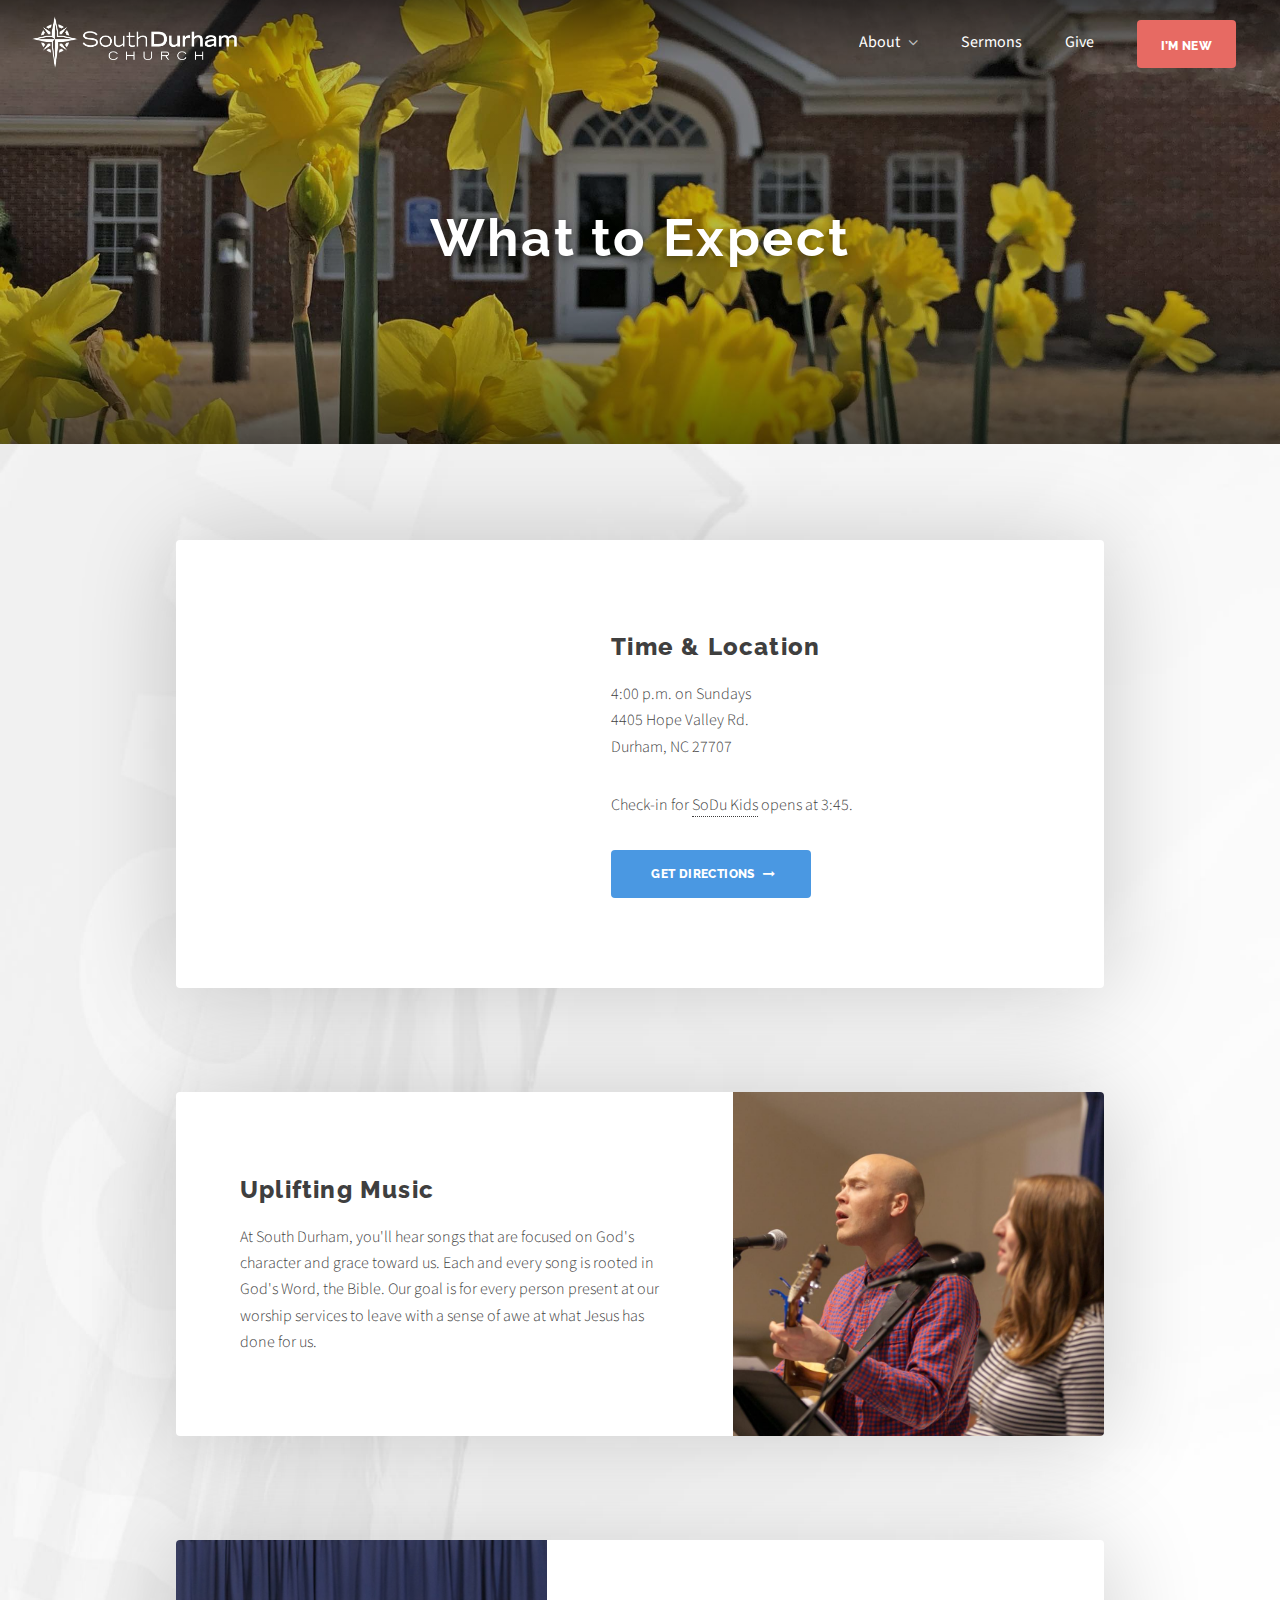
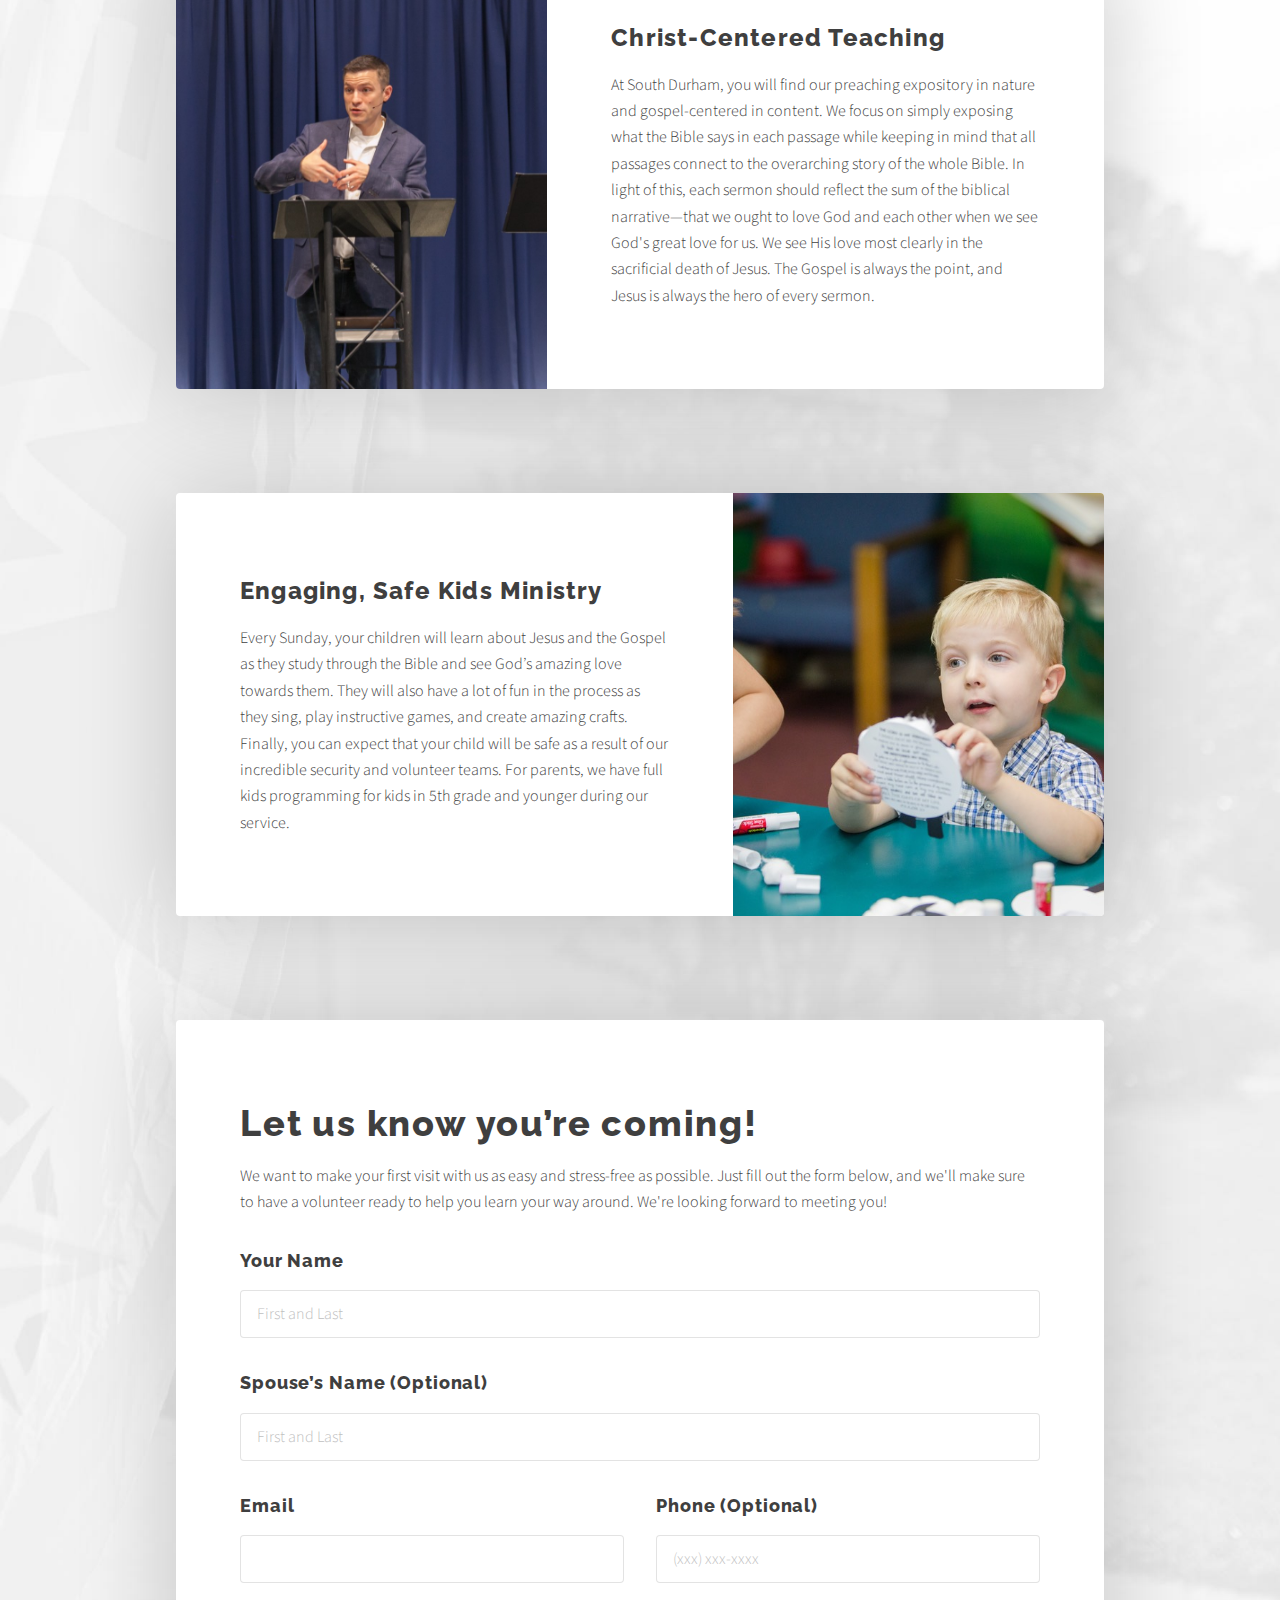
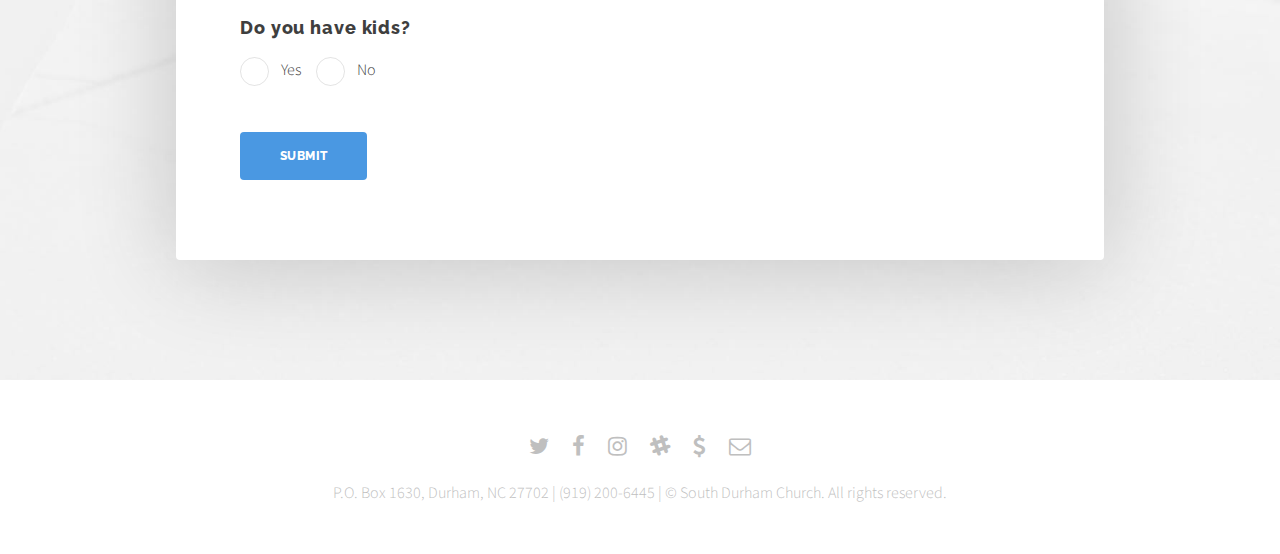
<file: new-here.html>
<!DOCTYPE HTML>
<!--
	Relativity by Pixelarity
	pixelarity.com | hello@pixelarity.com
	License: pixelarity.com/license
-->
<html>
	<head>
		<title>South Durham Church</title>
		<meta charset="utf-8" />
		<meta name="viewport" content="width=device-width, initial-scale=1" />
		
		<!-- Global site tag (gtag.js) - Google Analytics -->
		<script async src="https://www.googletagmanager.com/gtag/js?id=UA-49576446-1"></script>
		<script>
		  window.dataLayer = window.dataLayer || [];
		  function gtag(){dataLayer.push(arguments);}
		  gtag('js', new Date());

		  gtag('config', 'UA-49576446-1');
		</script>
		
		<link rel="stylesheet" href="assets/css/main.min.css" />
		<!-- icon -->
		<link rel="apple-touch-icon" sizes="57x57" href="/icon/apple-icon-57x57.png">
		<link rel="apple-touch-icon" sizes="60x60" href="/icon/apple-icon-60x60.png">
		<link rel="apple-touch-icon" sizes="72x72" href="/icon/apple-icon-72x72.png">
		<link rel="apple-touch-icon" sizes="76x76" href="/icon/apple-icon-76x76.png">
		<link rel="apple-touch-icon" sizes="114x114" href="/icon/apple-icon-114x114.png">
		<link rel="apple-touch-icon" sizes="120x120" href="/icon/apple-icon-120x120.png">
		<link rel="apple-touch-icon" sizes="144x144" href="/icon/apple-icon-144x144.png">
		<link rel="apple-touch-icon" sizes="152x152" href="/icon/apple-icon-152x152.png">
		<link rel="apple-touch-icon" sizes="180x180" href="/icon/apple-icon-180x180.png">
		<link rel="icon" type="image/png" sizes="192x192"  href="/icon/android-icon-192x192.png">
		<link rel="icon" type="image/png" sizes="32x32" href="/icon/favicon-32x32.png">
		<link rel="icon" type="image/png" sizes="96x96" href="/icon/favicon-96x96.png">
		<link rel="icon" type="image/png" sizes="16x16" href="/icon/favicon-16x16.png">
		<link rel="manifest" href="/icon/manifest.json">
		<meta name="msapplication-TileColor" content="#ffffff">
		<meta name="msapplication-TileImage" content="/icon/ms-icon-144x144.png">
		<meta name="theme-color" content="#ffffff">
		<!-- /icon -->
        <style type="text/css">
            .google-maps {
                position: relative;
                padding-bottom: 48%;
                height: 0;
                overflow: hidden;
            }
            .google-maps iframe {
                position: absolute;
                top: 0;
                left: 0;
                width: 100% !important;
                height: 100% !important;
            }
        </style>
	</head>
	<body>

		<!-- Wrapper -->
			<div id="wrapper">

				<!-- Header -->
					<header id="header" class="alt">

					  <!-- Logo -->
							<div class="logo">
							  <a href="/">
							    <img src="images/SDC-LogoWhite.png" alt="South Durham Church" height="53" />
							    <img src="images/SDC-LogoRGB.jpg" alt="South Durham Church" height="51" />
							  </a>
							</div>

						<!-- Nav -->
							<nav id="nav">
								<ul>
									<li>
										<a href="#" class="icon fa-angle-down">About</a>
										<ul>
											<li>
												<a href="#ministries" class="scrolly">Ministries</a>
												<ul>
													<li><a href="#kids" class="scrolly">SoDu Kids</a></li>
													<li><a href="/connect#visitcg" class="scrolly">Community Groups</a></li>
													<li><a href="#youth" class="scrolly">SoDu Youth</a></li>
													<!-- <li><a href="#service" class="scrolly">Service &amp; Evangelism</a></li> -->
												</ul>
											</li>
                                            <li><a href="/events">Events</a></li>
											<li><a href="https://sodu.churchcenter.com/registrations/events/category/3587">Become a Member</a></li>
											<li><a href="/connect#mission" class="scrolly">Mission &amp; Vision</a></li>
											<li><a href="/leadership" class="scrolly">Leadership</a></li>
											<li><a href="/statementoffaith">Statement of Faith</a></li>
											<li><a href="/connect#covenant" class="scrolly">Church Covenant</a></li>
                                            <li><a href="/giving">Giving</a>
                                                <ul>
                                                    <li><a href="https://sodu.churchcenteronline.com/giving">Give Online Now</a></li>
                                                    <li><a href="/giving#ways">Ways to Give</a></li>
                                                    <li><a href="/giving#why">Why We Give</a></li>
                                                    <li><a href="/giving#stewardship">Stewardship</a></li>
                                                    <li><a href="/giving#faq">Common Questions</a></li>
                                                </ul>
                                            </li>
										</ul>
									</li>
									<li><a href="http://sermons.southdurham.org">Sermons</a></li>
                                    <li><a href="https://sodu.churchcenteronline.com/giving">Give</a></li>
                                    <li><a href="/new-here" class="button scrolly">I’m New</a></li>
								</ul>
							</nav>

					</header>

				<!-- Banner -->
					<section id="banner" class="subpage expect">
					  <div class="content">
							<h1>What to Expect</h1>
						</div>
					</section>

				<!-- Section -->
					<section class="main alt" id="first">
						<div class="inner">
							<article class="post style2 alt" id="location">
							  <div class="content">
							    <header>
							      <h3>Time &amp; Location</h3>
							    </header>
							    <p>4:00 p.m. on Sundays<br>4405 Hope Valley Rd.<br>Durham, NC 27707</p>
                                <p>Check-in for <a href="#kids" class="scrolly">SoDu Kids</a> opens at 3:45.</p>
							    <ul class="actions">
							      <li><a href="https://www.google.com/maps?hl=en&q=4405+Hope+Valley+Rd,+Durham,+NC+27707" class="button next" target="_blank">Get Directions</a></li>
							    </ul>
							  </div>
                              <div class="image google-maps" data-position="center">
                                <iframe
                                  width="371"
                                  height="371"
                                  frameborder="0" style="border:0"
                                  src="https://www.google.com/maps/embed/v1/search?key=AIzaSyAfzKgRvNDQsPl3NH71hicNXOZzH830lXI&q=South+Durham+Church+Durham+NC&zoom=12" allowfullscreen>
                                </iframe>
                              </div>
							</article>
                        </div>
                        <div class="inner">
							<article class="post style2 card">
								<div class="content">
									<header>
										<h3>Uplifting Music</h3>
									</header>
									<p>At South Durham, you'll hear songs that are focused on God's character and grace toward us. Each and every song is rooted in God's Word, the Bible. Our goal is for every person present at our worship services to leave with a sense of awe at what Jesus has done for us.</p>
								</div>
								<div class="image" data-position="center"><img src="images/sing.jpg" alt="Singing" /></div>
							</article>
						</div>
						<div class="inner">
							<article class="post style2 alt card">
								<div class="content">
									<header>
										<h3>Christ-Centered Teaching</h3>
									</header>
									<p>At South Durham, you will find our preaching expository in nature and gospel-centered in content. We focus on simply exposing what the Bible says in each passage while keeping in mind that all passages connect to the overarching story of the whole Bible. In light of this, each sermon should reflect the sum of the biblical narrative&mdash;that we ought to love God and each other when we see God's great love for us. We see His love most clearly in the sacrificial death of Jesus. The Gospel is always the point, and Jesus is always the hero of every sermon.</p>
								</div>
								<div class="image" data-position="center"><img src="images/preach.jpg" alt="Preaching" /></div>
							</article>
						</div>
						<div class="inner">
							<article class="post style2 card">
								<div class="content">
									<header>
										<h3>Engaging, Safe Kids Ministry</h3>
									</header>
									<p>Every Sunday, your children will learn about Jesus and the Gospel as they study through the Bible and see God’s amazing love towards them.  They will also have a lot of fun in the process as they sing, play instructive games, and create amazing crafts. Finally, you can expect that your child will be safe as a result of our incredible security and volunteer teams. For parents, we have full kids programming for kids in 5th grade and younger during our service.</p>
								</div>
								<div class="image" data-position="center"><img src="images/kidsa.jpg" alt="SoDu Kids" /></div>
							</article>
						</div>
						<div class="inner">
							<article class="post style2 card">
								<div class="content full">
									<header>
										<h2>Let us know you’re coming!</h2>
									</header>
									<p>We want to make your first visit with us as easy and stress-free as possible. Just fill out the form below, and we'll make sure to have a volunteer ready to help you learn your way around. We're looking forward to meeting you!</p>
									<form id="contact-form" action="thank-you" method="post" data-netlify="true" name="see-you-sunday">
									<div class="field">
										<h4>Your Name</h4>
										<input name="name" id="name" placeholder="First and Last" type="text" />
									</div>
									<div class="field">
										<h4>Spouse’s Name (Optional)</h4>
										<input name="spouse" id="spouse" placeholder="First and Last" type="text" />
									</div>
									<div class="field half">
										<h4>Email</h4>
										<input name="email" id="email" type="email" />
									</div>
									<div class="field half">
										<h4>Phone (Optional)</h4>
										<input name="phone" id="phone" placeholder="(xxx) xxx-xxxx" type="text" />
									</div>
									<div class="field half">
										<h4>Do you have kids?</h4>
										<input type="radio" name="kids" value="yes" id="kids-yes" />
										<label for="kids-yes">Yes</label>
										<input type="radio" name="kids" value="no" id="kids-no" />
										<label for="kids-no">No</label>
									</div>
									<ul class="actions">
										<li><button class="button" type="submit">Submit</button></li>
									</ul>
								</form>
								</div>
							</article>
						</div>
					</section>


				<!-- Footer -->
					<footer id="footer">
						<ul class="icons">
							<li><a href="https://www.twitter.com/soduchurch" class="icon alt fa-twitter"><span class="label">Twitter</span></a></li>
							<li><a href="https://www.facebook.com/soduchurch" class="icon alt fa-facebook"><span class="label">Facebook</span></a></li>
							<li><a href="https://www.instagram.com/southdurhamchurch" class="icon alt fa-instagram"><span class="label">Instagram</span></a></li>
							<li><a href="https://sodu.slack.com/" class="icon alt fa-slack"><span class="label">Slack</span></a></li>
							<li><a href="https://sodu.churchcenteronline.com/giving" class="icon alt fa-usd"><span class="label">Giving</span></a></li>
							<li><a href="mailto:office@southdurham.org" class="icon alt fa-envelope-o"><span class="label">Email</span></a></li>
						</ul>
						<p class="copyright">P.O. Box 1630, Durham, NC 27702 | (919) 200-6445 | &copy; South Durham Church. All rights reserved.</p>
					</footer>

			</div>

		<!-- Scripts -->
			<script src="assets/js/jquery.min.js"></script>
			<script src="assets/js/jquery.dropotron.min.js"></script>
			<script src="assets/js/jquery.scrollex.min.js"></script>
			<script src="assets/js/jquery.scrolly.min.js"></script>
			<script src="assets/js/skel.min.js"></script>
			<script src="assets/js/util.js"></script>
			<script src="assets/js/main.js"></script>
			<!--<script type="text/javascript">
			$("#contact-form").submit(function(e) {
			  e.preventDefault();

			  var $form = $(this);
			  $.post($form.attr("action"), $form.serialize()).then(function() {
				alert("Thank you!");
			  });
			});
			</script>-->
	</body>
</html>
</file>
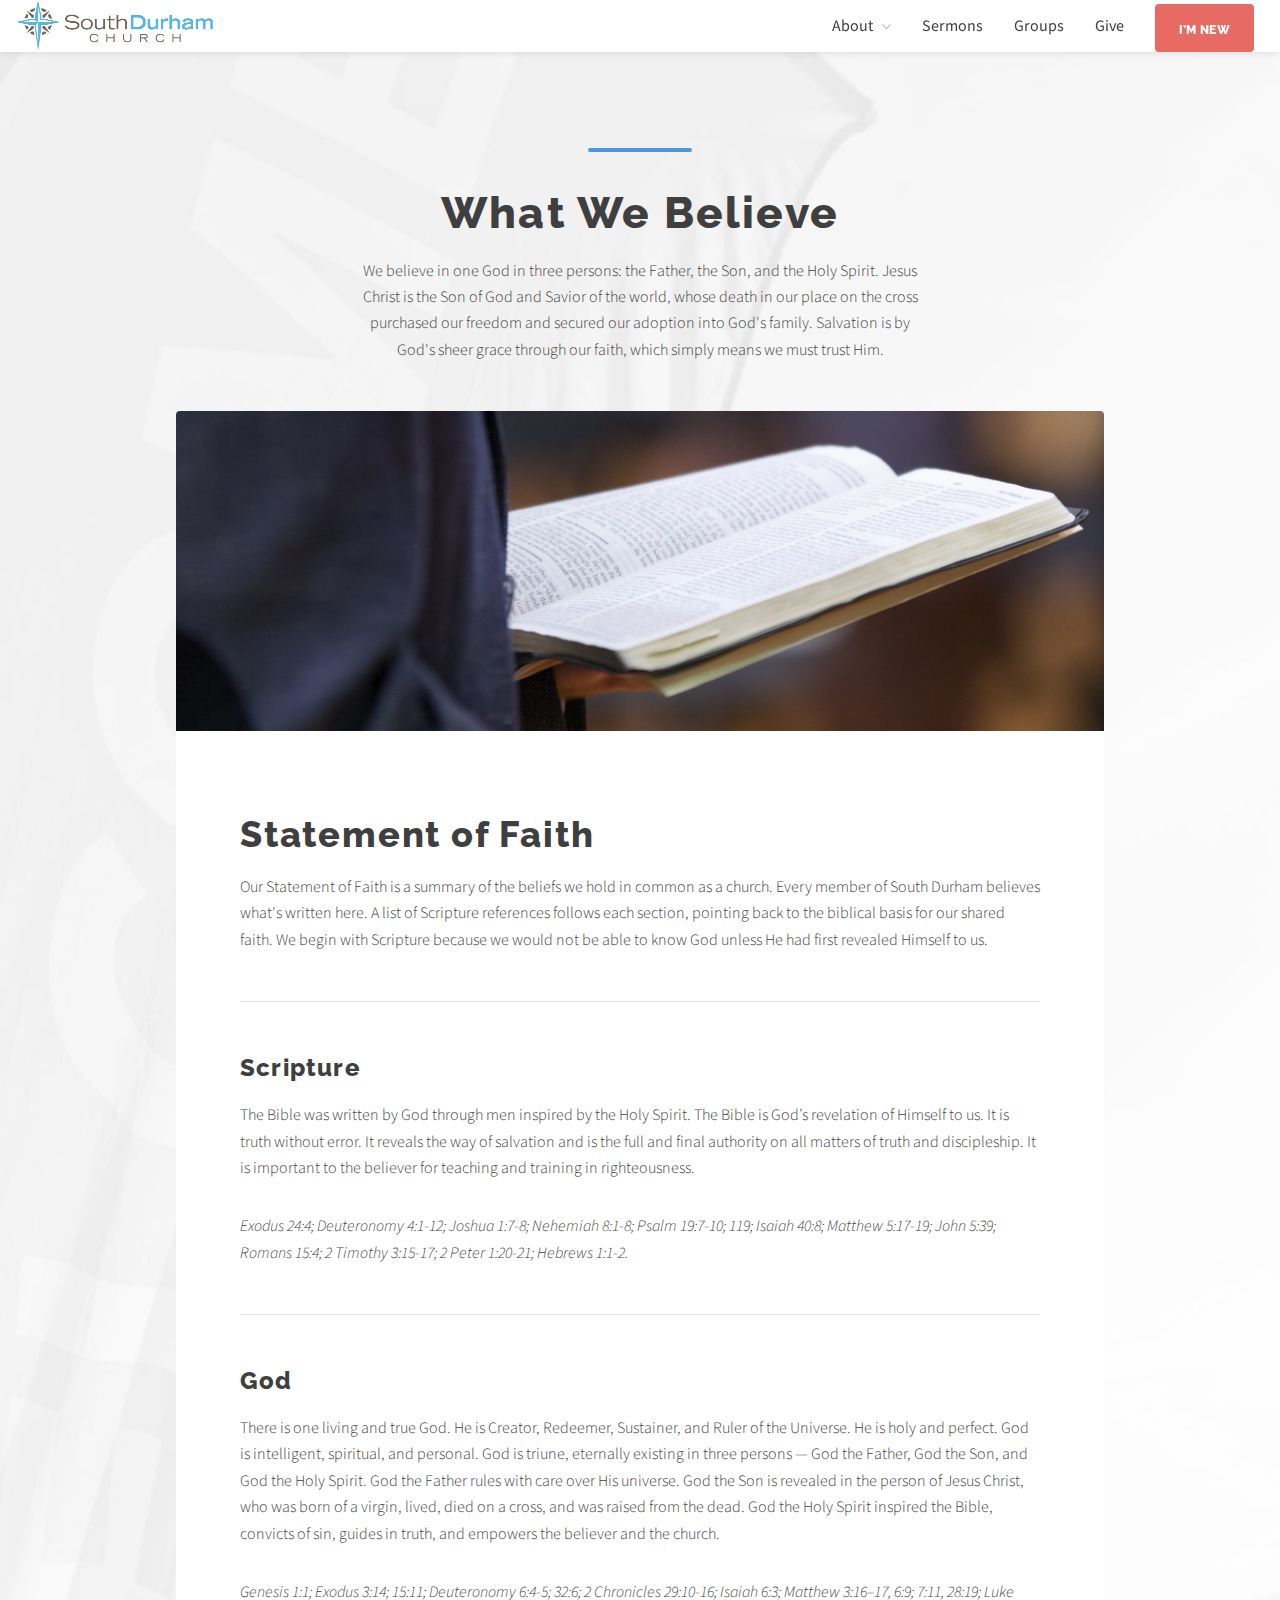
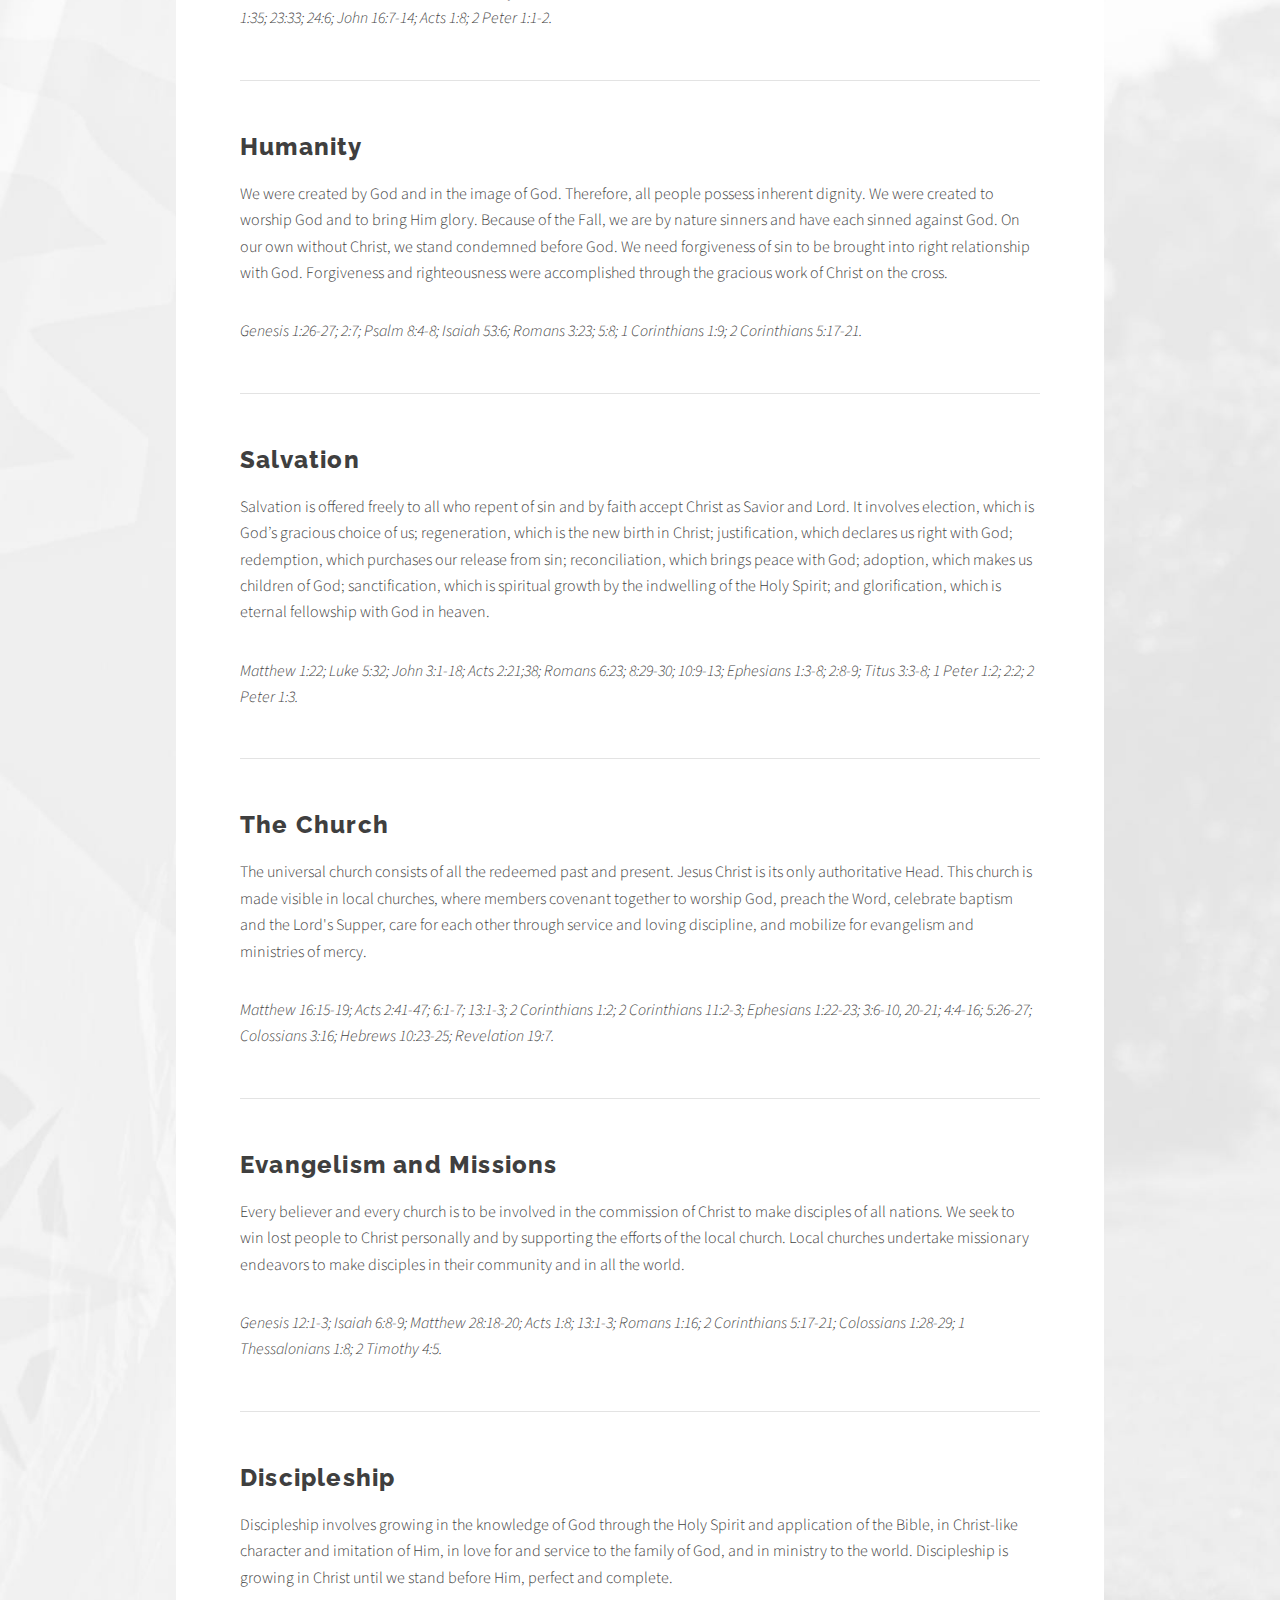
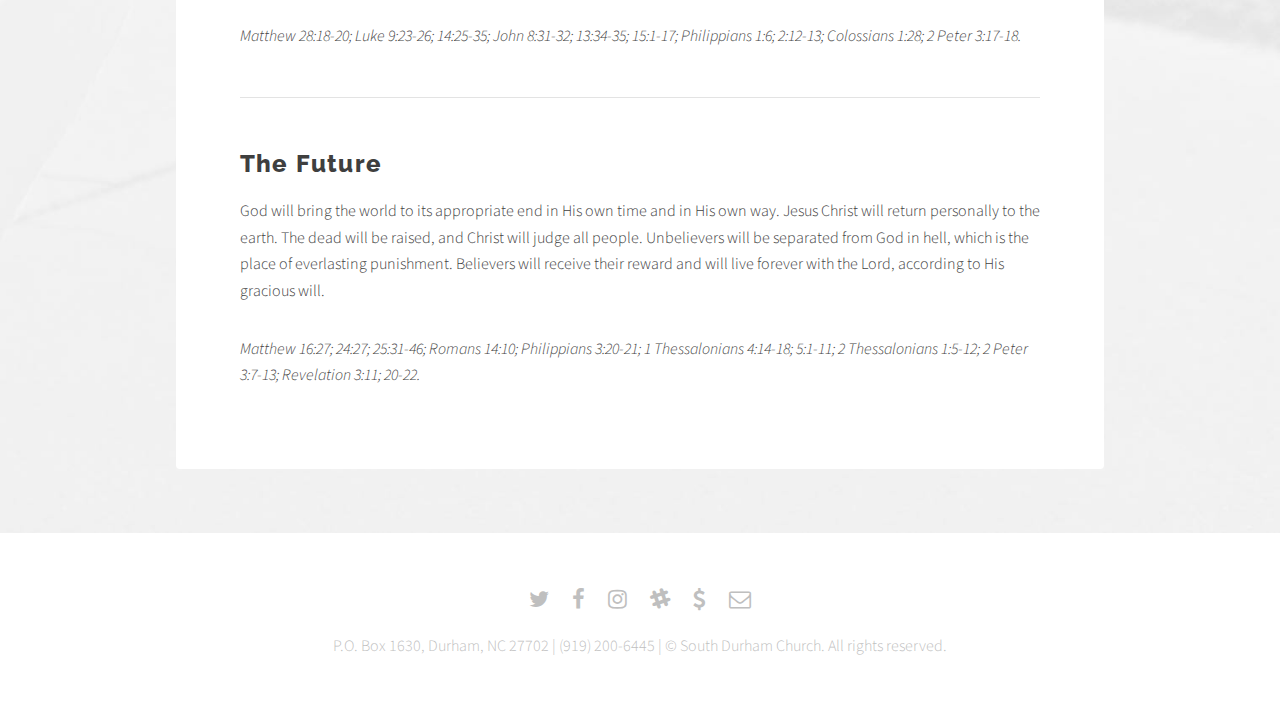
<file: statementoffaith.html>
<!DOCTYPE HTML>
<!--
	Relativity by Pixelarity
	pixelarity.com | hello@pixelarity.com
	License: pixelarity.com/license
-->
<html>
	<head>
		<title>South Durham Church | Statement of Faith</title>
		<meta charset="utf-8" />
		<meta name="viewport" content="width=device-width, initial-scale=1" />
				
		<!-- Global site tag (gtag.js) - Google Analytics -->
		<script async src="https://www.googletagmanager.com/gtag/js?id=UA-49576446-1"></script>
		<script>
		  window.dataLayer = window.dataLayer || [];
		  function gtag(){dataLayer.push(arguments);}
		  gtag('js', new Date());

		  gtag('config', 'UA-49576446-1');
		</script>
		
		<link rel="stylesheet" href="assets/css/main.min.css" />
		<!-- icon -->
		<link rel="apple-touch-icon" sizes="57x57" href="/icon/apple-icon-57x57.png">
		<link rel="apple-touch-icon" sizes="60x60" href="/icon/apple-icon-60x60.png">
		<link rel="apple-touch-icon" sizes="72x72" href="/icon/apple-icon-72x72.png">
		<link rel="apple-touch-icon" sizes="76x76" href="/icon/apple-icon-76x76.png">
		<link rel="apple-touch-icon" sizes="114x114" href="/icon/apple-icon-114x114.png">
		<link rel="apple-touch-icon" sizes="120x120" href="/icon/apple-icon-120x120.png">
		<link rel="apple-touch-icon" sizes="144x144" href="/icon/apple-icon-144x144.png">
		<link rel="apple-touch-icon" sizes="152x152" href="/icon/apple-icon-152x152.png">
		<link rel="apple-touch-icon" sizes="180x180" href="/icon/apple-icon-180x180.png">
		<link rel="icon" type="image/png" sizes="192x192"  href="/icon/android-icon-192x192.png">
		<link rel="icon" type="image/png" sizes="32x32" href="/icon/favicon-32x32.png">
		<link rel="icon" type="image/png" sizes="96x96" href="/icon/favicon-96x96.png">
		<link rel="icon" type="image/png" sizes="16x16" href="/icon/favicon-16x16.png">
		<link rel="manifest" href="/icon/manifest.json">
		<meta name="msapplication-TileColor" content="#ffffff">
		<meta name="msapplication-TileImage" content="/icon/ms-icon-144x144.png">
		<meta name="theme-color" content="#ffffff">
		<!-- /icon -->
	</head>
	<body>

		<!-- Wrapper -->
			<div id="wrapper">

				<!-- Header -->
					<header id="header">

						<!-- Logo -->
						<div class="logo">
						  <a href="/">
						    <img src="images/SDC-LogoRGB.jpg" alt="South Durham Church" height="51" />
						  </a>
						</div>

						<!-- Nav -->
							<nav id="nav">
								<ul>
									<li>
										<a href="#" class="icon fa-angle-down">About</a>
										<ul>
											<li>
												<a href="/#ministries" class="scrolly">Ministries</a>
												<ul>
													<li><a href="/#kids" class="scrolly">SoDu Kids</a></li>
													<li><a href="/connect#visitcg" class="scrolly">Community Groups</a></li>
													<li><a href="/#youth" class="scrolly">SoDu Youth</a></li>
													<!-- <li><a href="#service" class="scrolly">Service &amp; Evangelism</a></li> -->
												</ul>
											</li>
                                            <li><a href="/events">Events</a></li>
											<li><a href="https://sodu.churchcenter.com/registrations/events/category/3587">Become a Member</a></li>
											<li><a href="/connect#mission" class="scrolly">Mission &amp; Vision</a></li>
											<li><a href="/leadership" class="scrolly">Leadership</a></li>
											<li><a href="/statementoffaith">Statement of Faith</a></li>
											<li><a href="/connect#covenant" class="scrolly">Church Covenant</a></li>
                                            <li><a href="/giving">Giving</a>
                                                <ul>
                                                    <li><a href="https://sodu.churchcenteronline.com/giving">Give Online Now</a></li>
                                                    <li><a href="/giving#ways">Ways to Give</a></li>
                                                    <li><a href="/giving#why">Why We Give</a></li>
                                                    <li><a href="/giving#stewardship">Stewardship</a></li>
                                                    <li><a href="/giving#faq">Common Questions</a></li>
                                                </ul>
                                            </li>
										</ul>
									</li>
									<li><a href="http://sermons.southdurham.org">Sermons</a></li>
									<li><a href="/groups">Groups</a></li>
                                    <li><a href="https://sodu.churchcenteronline.com/giving">Give</a></li>
                                    <li><a href="/new-here" class="button">I’m New</a></li>
								</ul>
							</nav>

					</header>

				<!-- Section -->
					<section class="main alt">
						<header>
							<h1>What We Believe</h1>
							<p>We believe in one God in three persons: the Father, the Son, and the Holy Spirit. Jesus Christ is the Son of God and Savior of the world, whose death in our place on the cross purchased our freedom and secured our adoption into God's family. Salvation is by God's sheer grace through our faith, which simply means we must trust Him.</p>
						</header>
						<div class="inner style2">
						  <div class="image main" data-position="center"><img src="images/bible.jpg" alt="" /></div>
						  <h2>Statement of Faith</h2>
						  <p>Our Statement of Faith is a summary of the beliefs we hold in common as a church. Every member of South Durham believes what's written here. A list of Scripture references follows each section, pointing back to the biblical basis for our shared faith. We begin with Scripture because we would not be able to know God unless He had first revealed Himself to us.</p>
						  <hr class="major" />
						  <h3>Scripture</h3>
						  <p>The Bible was written by God through men inspired by the Holy Spirit. The Bible is God’s revelation of Himself to us. It is truth without error. It reveals the way of salvation and is the full and final authority on all matters of truth and discipleship. It is important to the believer for teaching and training in righteousness.</p>
						  <p><em>Exodus 24:4; Deuteronomy 4:1-12; Joshua 1:7-8; Nehemiah 8:1-8; Psalm 19:7-10; 119; Isaiah 40:8; Matthew 5:17-19; John 5:39; Romans 15:4; 2 Timothy 3:15-17; 2 Peter 1:20-21; Hebrews 1:1-2.</em></p>
						  <hr class="major" />
						  <h3>God</h3>
						  <p>There is one living and true God. He is Creator, Redeemer, Sustainer, and Ruler of the Universe. He is holy and perfect. God is intelligent, spiritual, and personal. God is triune, eternally existing in three persons — God the Father, God the Son, and God the Holy Spirit. God the Father rules with care over His universe. God the Son is revealed in the person of Jesus Christ, who was born of a virgin, lived, died on a cross, and was raised from the dead. God the Holy Spirit inspired the Bible, convicts of sin, guides in truth, and empowers the believer and the church.</p>			
						  <p><em>Genesis 1:1; Exodus 3:14; 15:11; Deuteronomy 6:4-5; 32:6; 2 Chronicles 29:10-16; Isaiah 6:3; Matthew 3:16–17, 6:9; 7:11, 28:19; Luke 1:35; 23:33; 24:6; John 16:7-14; Acts 1:8; 2 Peter 1:1-2.</em></p>
						  <hr class="major" />
						  <h3>Humanity</h3>
						  <p>We were created by God and in the image of God. Therefore, all people possess inherent dignity. We were created to worship God and to bring Him glory. Because of the Fall, we are by nature sinners and have each sinned against God. On our own without Christ, we stand condemned before God. We need forgiveness of sin to be brought into right relationship with God. Forgiveness and righteousness were accomplished through the gracious work of Christ on the cross.</p>
						  <p><em>Genesis 1:26-27; 2:7; Psalm 8:4-8; Isaiah 53:6; Romans 3:23; 5:8; 1 Corinthians 1:9; 2 Corinthians 5:17-21.</em></p>
						  <hr class="major" />
						  <h3>Salvation</h3>
						  <p>Salvation is offered freely to all who repent of sin and by faith accept Christ as Savior and Lord. It involves election, which is God’s gracious choice of us; regeneration, which is the new birth in Christ; justification, which declares us right with God; redemption, which purchases our release from sin; reconciliation, which brings peace with God; adoption, which makes us children of God; sanctification, which is spiritual growth by the indwelling of the Holy Spirit; and glorification, which is eternal fellowship with God in heaven.</p>
						  <p><em>Matthew 1:22; Luke 5:32; John 3:1-18; Acts 2:21;38; Romans 6:23; 8:29-30; 10:9-13; Ephesians 1:3-8; 2:8-9; Titus 3:3-8; 1 Peter 1:2; 2:2; 2 Peter 1:3.</em></p>
						  <hr class="major" />
						  <h3>The Church</h3>
						  <p>The universal church consists of all the redeemed past and present. Jesus Christ is its only authoritative Head. This church is made visible in local churches, where members covenant together to worship God, preach the Word, celebrate baptism and the Lord's Supper, care for each other through service and loving discipline, and mobilize for evangelism and ministries of mercy.</p>
						  <p><em>Matthew 16:15-19; Acts 2:41-47; 6:1-7; 13:1-3; 2 Corinthians 1:2; 2 Corinthians 11:2-3; Ephesians 1:22-23; 3:6-10, 20-21; 4:4-16; 5:26-27; Colossians 3:16; Hebrews 10:23-25; Revelation 19:7.</em></p>
						  <hr class="major" />
						  <h3>Evangelism and Missions</h3>
						  <p>Every believer and every church is to be involved in the commission of Christ to make disciples of all nations. We seek to win lost people to Christ personally and by supporting the efforts of the local church. Local churches undertake missionary endeavors to make disciples in their community and in all the world.</p>
						  <p><em>Genesis 12:1-3; Isaiah 6:8-9; Matthew 28:18-20; Acts 1:8; 13:1-3; Romans 1:16; 2 Corinthians 5:17-21; Colossians 1:28-29; 1 Thessalonians 1:8; 2 Timothy 4:5.</em></p>
						  <hr class="major" />
						  <h3>Discipleship</h3>
						  <p>Discipleship involves growing in the knowledge of God through the Holy Spirit and application of the Bible, in Christ-like character and imitation of Him, in love for and service to the family of God, and in ministry to the world. Discipleship is growing in Christ until we stand before Him, perfect and complete.</p>
						  <p><em>Matthew 28:18-20; Luke 9:23-26; 14:25-35; John 8:31-32; 13:34-35; 15:1-17; Philippians 1:6; 2:12-13; Colossians 1:28; 2 Peter 3:17-18.</em></p>
						  <hr class="major" />
						  <h3>The Future</h3>
						  <p>God will bring the world to its appropriate end in His own time and in His own way. Jesus Christ will return personally to the earth. The dead will be raised, and Christ will judge all people. Unbelievers will be separated from God in hell, which is the place of everlasting punishment. Believers will receive their reward and will live forever with the Lord, according to His gracious will.</p>
						  <p><em>Matthew 16:27; 24:27; 25:31-46; Romans 14:10; Philippians 3:20-21; 1 Thessalonians 4:14-18; 5:1-11; 2 Thessalonians 1:5-12; 2 Peter 3:7-13; Revelation 3:11; 20-22.</em></p>
						</div>
					</section>

				<!-- Footer -->
					<footer id="footer">
						<ul class="icons">
							<li><a href="https://www.twitter.com/soduchurch" class="icon alt fa-twitter"><span class="label">Twitter</span></a></li>
							<li><a href="https://www.facebook.com/soduchurch" class="icon alt fa-facebook"><span class="label">Facebook</span></a></li>
							<li><a href="https://www.instagram.com/southdurhamchurch" class="icon alt fa-instagram"><span class="label">Instagram</span></a></li>
							<li><a href="https://sodu.slack.com/" class="icon alt fa-slack"><span class="label">Slack</span></a></li>
							<li><a href="https://sodu.churchcenteronline.com/giving" class="icon alt fa-usd"><span class="label">Giving</span></a></li>
							<li><a href="mailto:office@southdurham.org" class="icon alt fa-envelope-o"><span class="label">Email</span></a></li>
						</ul>
						<p class="copyright">P.O. Box 1630, Durham, NC 27702 | (919) 200-6445 | &copy; South Durham Church. All rights reserved.</p>
					</footer>

			</div>

		<!-- Scripts -->
			<script src="assets/js/jquery.min.js"></script>
			<script src="assets/js/jquery.dropotron.min.js"></script>
			<script src="assets/js/jquery.scrollex.min.js"></script>
			<script src="assets/js/jquery.scrolly.min.js"></script>
			<script src="assets/js/skel.min.js"></script>
			<script src="assets/js/util.js"></script>
			<script src="assets/js/main.js"></script>

	</body>
</html>
</file>
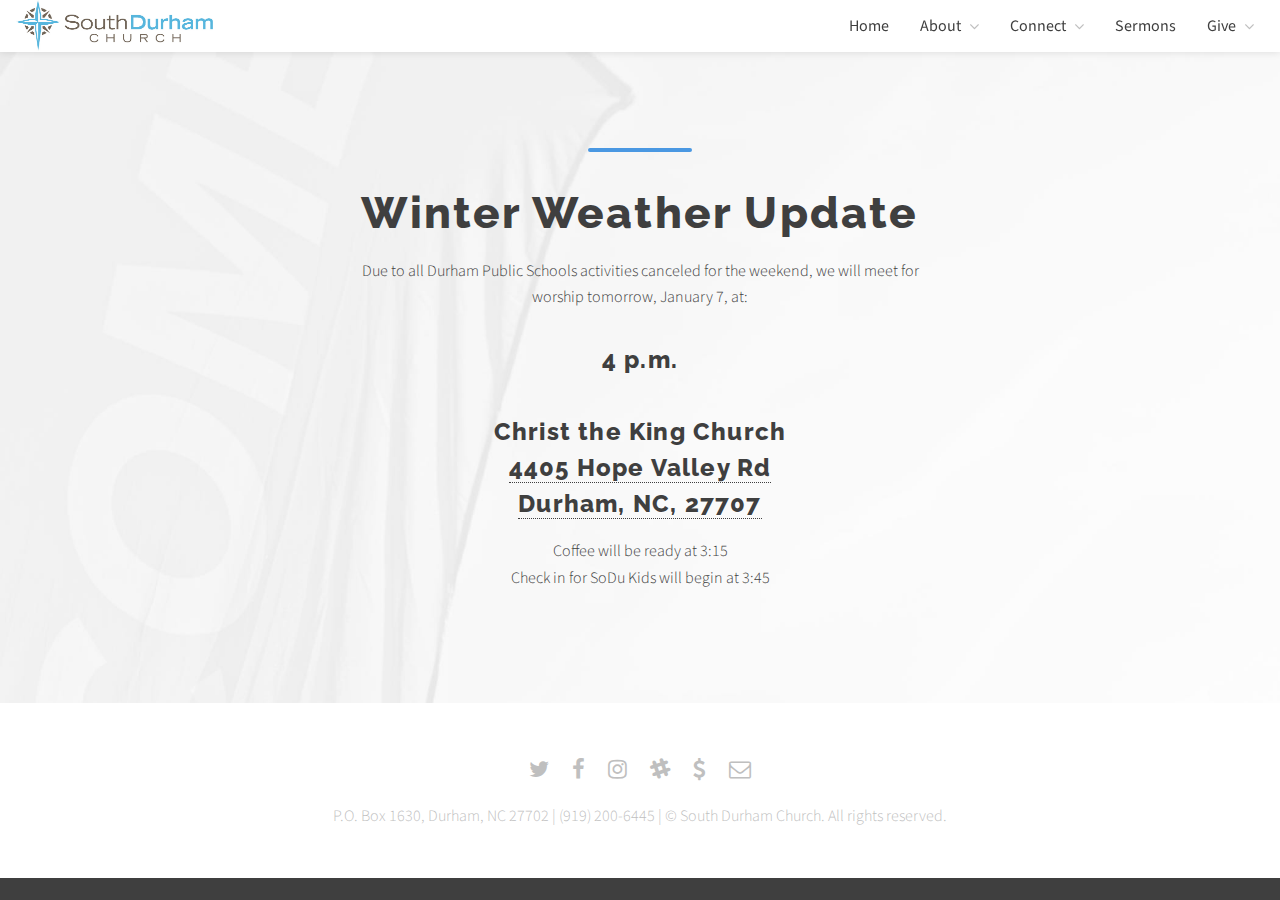
<file: winter.html>
<!DOCTYPE HTML>
<!--
	Relativity by Pixelarity
	pixelarity.com | hello@pixelarity.com
	License: pixelarity.com/license
-->
<html>
	<head>
		<title>South Durham Church | Winter Weather Update</title>
		<meta charset="utf-8" />
		<meta name="viewport" content="width=device-width, initial-scale=1" />
				
		<!-- Global site tag (gtag.js) - Google Analytics -->
		<script async src="https://www.googletagmanager.com/gtag/js?id=UA-49576446-1"></script>
		<script>
		  window.dataLayer = window.dataLayer || [];
		  function gtag(){dataLayer.push(arguments);}
		  gtag('js', new Date());

		  gtag('config', 'UA-49576446-1');
		</script>
		
		<link rel="stylesheet" href="assets/css/main.min.css" />
		<!-- icon -->
		<link rel="apple-touch-icon" sizes="57x57" href="/icon/apple-icon-57x57.png">
		<link rel="apple-touch-icon" sizes="60x60" href="/icon/apple-icon-60x60.png">
		<link rel="apple-touch-icon" sizes="72x72" href="/icon/apple-icon-72x72.png">
		<link rel="apple-touch-icon" sizes="76x76" href="/icon/apple-icon-76x76.png">
		<link rel="apple-touch-icon" sizes="114x114" href="/icon/apple-icon-114x114.png">
		<link rel="apple-touch-icon" sizes="120x120" href="/icon/apple-icon-120x120.png">
		<link rel="apple-touch-icon" sizes="144x144" href="/icon/apple-icon-144x144.png">
		<link rel="apple-touch-icon" sizes="152x152" href="/icon/apple-icon-152x152.png">
		<link rel="apple-touch-icon" sizes="180x180" href="/icon/apple-icon-180x180.png">
		<link rel="icon" type="image/png" sizes="192x192"  href="/icon/android-icon-192x192.png">
		<link rel="icon" type="image/png" sizes="32x32" href="/icon/favicon-32x32.png">
		<link rel="icon" type="image/png" sizes="96x96" href="/icon/favicon-96x96.png">
		<link rel="icon" type="image/png" sizes="16x16" href="/icon/favicon-16x16.png">
		<link rel="manifest" href="/icon/manifest.json">
		<meta name="msapplication-TileColor" content="#ffffff">
		<meta name="msapplication-TileImage" content="/icon/ms-icon-144x144.png">
		<meta name="theme-color" content="#ffffff">
		<!-- /icon -->
	</head>
	<body>

		<!-- Wrapper -->
			<div id="wrapper">

				<!-- Header -->
					<header id="header">

						<!-- Logo -->
						<div class="logo">
						  <a href="/">
						    <img src="images/SDC-LogoRGB.jpg" alt="South Durham Church" height="51" />
						  </a>
						</div>

						<!-- Nav -->
							<nav id="nav">
								<ul>
									<li><a href="/">Home</a></li>
									<li>
										<a href="#" class="icon fa-angle-down">About</a>
										<ul>
											<li><a href="/leadership" class="scrolly">Leadership</a></li>
											<li><a href="/statementoffaith">What We Believe</a></li>
											<li>
												<a href="/#ministries" class="scrolly">Ministries</a>
												<ul>
													<li><a href="/#kids" class="scrolly">SoDu Kids</a></li>
													<li><a href="/#cgs" class="scrolly">Community Groups</a></li>
													<li><a href="/#youth" class="scrolly">SoDu Youth</a></li>
													<!-- <li><a href="/#service" class="scrolly">Service &amp; Evangelism</a></li> -->
												</ul>
											</li>
										</ul>
									</li>
									<li>
										<a href="/connect" class="icon fa-angle-down">Connect</a>
										<ul>
											<li><a href="/connect#qanda" class="scrolly">Q &amp; A</a></li>
											<li><a href="/connect#visitcg" class="scrolly">Community Group</a></li>
											<li><a href="/connect#newmember" class="scrolly">New Member Class</a></li>
											<li><a href="/connect#mission" class="scrolly">Our Mission</a></li>
											<li><a href="/connect#covenant" class="scrolly">Church Covenant</a></li>
											<li><a href="/#contact" class="scrolly">Contact Us</a></li>
										</ul>
									</li>
									<li><a href="http://sermons.southdurham.org">Sermons</a></li>
									<li><a href="/giving" class="icon fa-angle-down">Give</a>
										<ul>
											<li><a href="https://sodu.churchcenteronline.com/giving">Give Online Now</a></li>
											<li><a href="/giving#ways">Ways to Give</a></li>
											<li><a href="/giving#why">Why We Give</a></li>
											<li><a href="/giving#stewardship">Stewardship</a></li>
											<li><a href="/giving#faq">Common Questions</a></li>
										</ul>
									</li>
								</ul>
							</nav>

					</header>

				<!-- Section -->
					<section class="main alt">
						<header>
							<h1>Winter Weather Update</h1>
<p>Due to all Durham Public Schools activities canceled for the weekend, we will meet for worship tomorrow, January 7, at:</p>
<h3>4 p.m.<br><br>Christ the King Church<br><a href="https://www.google.com/maps/place/Christ+the+King+Church/@35.929043,-78.9540217,17z/data=!3m1!4b1!4m5!3m4!1s0x89ace621ce69299b:0x23cf3a0e875eb415!8m2!3d35.929043!4d-78.951833?hl=en" target="_blank">4405 Hope Valley Rd<br>Durham, NC, 27707</a></h3>
<p>Coffee will be ready at 3:15<br>Check in for SoDu Kids will begin at 3:45</p>
						</header>
					</section>

				<!-- Footer -->
					<footer id="footer">
						<ul class="icons">
							<li><a href="https://www.twitter.com/soduchurch" class="icon alt fa-twitter"><span class="label">Twitter</span></a></li>
							<li><a href="https://www.facebook.com/soduchurch" class="icon alt fa-facebook"><span class="label">Facebook</span></a></li>
							<li><a href="https://www.instagram.com/southdurhamchurch" class="icon alt fa-instagram"><span class="label">Instagram</span></a></li>
							<li><a href="https://sodu.slack.com/" class="icon alt fa-slack"><span class="label">Slack</span></a></li>
							<li><a href="https://sodu.churchcenteronline.com/giving" class="icon alt fa-usd"><span class="label">Giving</span></a></li>
							<li><a href="mailto:office@southdurham.org" class="icon alt fa-envelope-o"><span class="label">Email</span></a></li>
						</ul>
						<p class="copyright">P.O. Box 1630, Durham, NC 27702 | (919) 200-6445 | &copy; South Durham Church. All rights reserved.</p>
					</footer>

			</div>

		<!-- Scripts -->
			<script src="assets/js/jquery.min.js"></script>
			<script src="assets/js/jquery.dropotron.min.js"></script>
			<script src="assets/js/jquery.scrollex.min.js"></script>
			<script src="assets/js/jquery.scrolly.min.js"></script>
			<script src="assets/js/skel.min.js"></script>
			<script src="assets/js/util.js"></script>
			<script src="assets/js/main.js"></script>

	</body>
</html>
</file>
<file: assets/css/main.min.css>
@import url(font-awesome.min.css);@import url(https://fonts.googleapis.com/css?family=Raleway:300i,700|Source+Sans+Pro:300,300i,400,600,600i);*,.row,:after,:before{-webkit-box-sizing:border-box}a,abbr,acronym,address,applet,article,aside,audio,b,big,blockquote,body,canvas,caption,center,cite,code,dd,del,details,dfn,div,dl,dt,em,embed,fieldset,figcaption,figure,footer,form,h1,h2,h3,h4,h5,h6,header,hgroup,html,i,iframe,img,ins,kbd,label,legend,li,mark,menu,nav,object,ol,output,p,pre,q,ruby,s,samp,section,small,span,strike,strong,sub,summary,sup,table,tbody,td,tfoot,th,thead,time,tr,tt,u,ul,var,video{margin:0;padding:0;border:0;font:inherit;vertical-align:baseline}blockquote,em,i{font-style:italic}article,aside,details,figcaption,figure,footer,header,hgroup,menu,nav,section{display:block}blockquote,q{quotes:none}blockquote:after,blockquote:before,q:after,q:before{content:'';content:none}body{-webkit-text-size-adjust:none;-ms-overflow-style:scrollbar;background-color:#3f3f3f!important;color:#3f3f3f}.clear{clear:both}.leadership h4{padding-top:2.5em}.row.\30 \25>*,.row.uniform.\30 \25>*{padding:0}*,:after,:before{-moz-box-sizing:border-box;box-sizing:border-box}.row{border-bottom:solid 1px transparent;-moz-box-sizing:border-box;box-sizing:border-box}.row:after,.row:before{content:'';display:block;clear:both;height:0}.row.uniform>*>:first-child{margin-top:0}.row.uniform>*>:last-child{margin-bottom:0}.row.\30 \25,.row.uniform.\30 \25{margin:0 0 -1px}.row>*{float:left;-moz-box-sizing:border-box;-webkit-box-sizing:border-box;box-sizing:border-box;padding:0 0 0 1.5rem}.row{margin:0 0 -1px -1.5rem}.row.uniform>*{padding:1.5rem 0 0 1.5rem}.row.uniform{margin:-1.5rem 0 -1px -1.5rem}.row.\32 00\25>*{padding:0 0 0 3rem}.row.\32 00\25{margin:0 0 -1px -3rem}.row.uniform.\32 00\25>*{padding:3rem 0 0 3rem}.row.uniform.\32 00\25{margin:-3rem 0 -1px -3rem}.row.\31 50\25>*{padding:0 0 0 2.25rem}.row.\31 50\25{margin:0 0 -1px -2.25rem}.row.uniform.\31 50\25>*{padding:2.25rem 0 0 2.25rem}.row.uniform.\31 50\25{margin:-2.25rem 0 -1px -2.25rem}.row.\35 0\25>*{padding:0 0 0 .75rem}.row.\35 0\25{margin:0 0 -1px -.75rem}.row.uniform.\35 0\25>*{padding:.75rem 0 0 .75rem}.row.uniform.\35 0\25{margin:-.75rem 0 -1px -.75rem}.row.\32 5\25>*{padding:0 0 0 .375rem}.row.\32 5\25{margin:0 0 -1px -.375rem}.row.uniform.\32 5\25>*{padding:.375rem 0 0 .375rem}.row.uniform.\32 5\25{margin:-.375rem 0 -1px -.375rem}.\31 0u,.\31 0u\24,.\31 1u,.\31 1u\24,.\31 2u,.\31 2u\24,.\31 u,.\31 u\24,.\32 u,.\32 u\24,.\33 u,.\33 u\24,.\34 u,.\34 u\24,.\35 u,.\35 u\24,.\36 u,.\36 u\24,.\38 u,.\38 u\24,.\39 u,.\39 u\24{clear:none;margin-left:0}.\31 2u,.\31 2u\24{width:100%}.\31 1u,.\31 1u\24{width:91.6666666667%}.\31 0u,.\31 0u\24{width:83.3333333333%}.\39 u,.\39 u\24{width:75%}.\38 u,.\38 u\24{width:66.6666666667%}.\37 u,.\37 u\24{width:58.3333333333%;clear:none;margin-left:0}.\36 u,.\36 u\24{width:50%}.\35 u,.\35 u\24{width:41.6666666667%}.\34 u,.\34 u\24{width:33.3333333333%}.\33 u,.\33 u\24{width:25%}.\32 u,.\32 u\24{width:16.6666666667%}.\31 u,.\31 u\24{width:8.3333333333%}.\31 0u\24+*,.\31 1u\24+*,.\31 2u\24+*,.\31 u\24+*,.\32 u\24+*,.\33 u\24+*,.\34 u\24+*,.\35 u\24+*,.\36 u\24+*,.\37 u\24+*,.\38 u\24+*,.\39 u\24+*{clear:left}.\-11u{margin-left:91.66667%}.\-10u{margin-left:83.33333%}.\-9u{margin-left:75%}.\-8u{margin-left:66.66667%}.\-7u{margin-left:58.33333%}.\-6u{margin-left:50%}.\-5u{margin-left:41.66667%}.\-4u{margin-left:33.33333%}.\-3u{margin-left:25%}.\-2u{margin-left:16.66667%}.\-1u{margin-left:8.33333%}@media screen and (max-width:1680px){.row>*{padding:0 0 0 1.5rem}.row{margin:0 0 -1px -1.5rem}.row.uniform>*{padding:1.5rem 0 0 1.5rem}.row.uniform{margin:-1.5rem 0 -1px -1.5rem}.row.\32 00\25>*{padding:0 0 0 3rem}.row.\32 00\25{margin:0 0 -1px -3rem}.row.uniform.\32 00\25>*{padding:3rem 0 0 3rem}.row.uniform.\32 00\25{margin:-3rem 0 -1px -3rem}.row.\31 50\25>*{padding:0 0 0 2.25rem}.row.\31 50\25{margin:0 0 -1px -2.25rem}.row.uniform.\31 50\25>*{padding:2.25rem 0 0 2.25rem}.row.uniform.\31 50\25{margin:-2.25rem 0 -1px -2.25rem}.row.\35 0\25>*{padding:0 0 0 .75rem}.row.\35 0\25{margin:0 0 -1px -.75rem}.row.uniform.\35 0\25>*{padding:.75rem 0 0 .75rem}.row.uniform.\35 0\25{margin:-.75rem 0 -1px -.75rem}.row.\32 5\25>*{padding:0 0 0 .375rem}.row.\32 5\25{margin:0 0 -1px -.375rem}.row.uniform.\32 5\25>*{padding:.375rem 0 0 .375rem}.row.uniform.\32 5\25{margin:-.375rem 0 -1px -.375rem}.\31 2u\24\28xlarge\29,.\31 2u\28xlarge\29{width:100%;clear:none;margin-left:0}.\31 1u\24\28xlarge\29,.\31 1u\28xlarge\29{width:91.6666666667%;clear:none;margin-left:0}.\31 0u\24\28xlarge\29,.\31 0u\28xlarge\29{width:83.3333333333%;clear:none;margin-left:0}.\39 u\24\28xlarge\29,.\39 u\28xlarge\29{width:75%;clear:none;margin-left:0}.\38 u\24\28xlarge\29,.\38 u\28xlarge\29{width:66.6666666667%;clear:none;margin-left:0}.\37 u\24\28xlarge\29,.\37 u\28xlarge\29{width:58.3333333333%;clear:none;margin-left:0}.\36 u\24\28xlarge\29,.\36 u\28xlarge\29{width:50%;clear:none;margin-left:0}.\35 u\24\28xlarge\29,.\35 u\28xlarge\29{width:41.6666666667%;clear:none;margin-left:0}.\34 u\24\28xlarge\29,.\34 u\28xlarge\29{width:33.3333333333%;clear:none;margin-left:0}.\33 u\24\28xlarge\29,.\33 u\28xlarge\29{width:25%;clear:none;margin-left:0}.\32 u\24\28xlarge\29,.\32 u\28xlarge\29{width:16.6666666667%;clear:none;margin-left:0}.\31 u\24\28xlarge\29,.\31 u\28xlarge\29{width:8.3333333333%;clear:none;margin-left:0}.\31 0u\24\28xlarge\29+*,.\31 1u\24\28xlarge\29+*,.\31 2u\24\28xlarge\29+*,.\31 u\24\28xlarge\29+*,.\32 u\24\28xlarge\29+*,.\33 u\24\28xlarge\29+*,.\34 u\24\28xlarge\29+*,.\35 u\24\28xlarge\29+*,.\36 u\24\28xlarge\29+*,.\37 u\24\28xlarge\29+*,.\38 u\24\28xlarge\29+*,.\39 u\24\28xlarge\29+*{clear:left}.\-11u\28xlarge\29{margin-left:91.66667%}.\-10u\28xlarge\29{margin-left:83.33333%}.\-9u\28xlarge\29{margin-left:75%}.\-8u\28xlarge\29{margin-left:66.66667%}.\-7u\28xlarge\29{margin-left:58.33333%}.\-6u\28xlarge\29{margin-left:50%}.\-5u\28xlarge\29{margin-left:41.66667%}.\-4u\28xlarge\29{margin-left:33.33333%}.\-3u\28xlarge\29{margin-left:25%}.\-2u\28xlarge\29{margin-left:16.66667%}.\-1u\28xlarge\29{margin-left:8.33333%}}@media screen and (max-width:1280px){.row>*{padding:0 0 0 1.5rem}.row{margin:0 0 -1px -1.5rem}.row.uniform>*{padding:1.5rem 0 0 1.5rem}.row.uniform{margin:-1.5rem 0 -1px -1.5rem}.row.\32 00\25>*{padding:0 0 0 3rem}.row.\32 00\25{margin:0 0 -1px -3rem}.row.uniform.\32 00\25>*{padding:3rem 0 0 3rem}.row.uniform.\32 00\25{margin:-3rem 0 -1px -3rem}.row.\31 50\25>*{padding:0 0 0 2.25rem}.row.\31 50\25{margin:0 0 -1px -2.25rem}.row.uniform.\31 50\25>*{padding:2.25rem 0 0 2.25rem}.row.uniform.\31 50\25{margin:-2.25rem 0 -1px -2.25rem}.row.\35 0\25>*{padding:0 0 0 .75rem}.row.\35 0\25{margin:0 0 -1px -.75rem}.row.uniform.\35 0\25>*{padding:.75rem 0 0 .75rem}.row.uniform.\35 0\25{margin:-.75rem 0 -1px -.75rem}.row.\32 5\25>*{padding:0 0 0 .375rem}.row.\32 5\25{margin:0 0 -1px -.375rem}.row.uniform.\32 5\25>*{padding:.375rem 0 0 .375rem}.row.uniform.\32 5\25{margin:-.375rem 0 -1px -.375rem}.\31 2u\24\28large\29,.\31 2u\28large\29{width:100%;clear:none;margin-left:0}.\31 1u\24\28large\29,.\31 1u\28large\29{width:91.6666666667%;clear:none;margin-left:0}.\31 0u\24\28large\29,.\31 0u\28large\29{width:83.3333333333%;clear:none;margin-left:0}.\39 u\24\28large\29,.\39 u\28large\29{width:75%;clear:none;margin-left:0}.\38 u\24\28large\29,.\38 u\28large\29{width:66.6666666667%;clear:none;margin-left:0}.\37 u\24\28large\29,.\37 u\28large\29{width:58.3333333333%;clear:none;margin-left:0}.\36 u\24\28large\29,.\36 u\28large\29{width:50%;clear:none;margin-left:0}.\35 u\24\28large\29,.\35 u\28large\29{width:41.6666666667%;clear:none;margin-left:0}.\34 u\24\28large\29,.\34 u\28large\29{width:33.3333333333%;clear:none;margin-left:0}.\33 u\24\28large\29,.\33 u\28large\29{width:25%;clear:none;margin-left:0}.\32 u\24\28large\29,.\32 u\28large\29{width:16.6666666667%;clear:none;margin-left:0}.\31 u\24\28large\29,.\31 u\28large\29{width:8.3333333333%;clear:none;margin-left:0}.\31 0u\24\28large\29+*,.\31 1u\24\28large\29+*,.\31 2u\24\28large\29+*,.\31 u\24\28large\29+*,.\32 u\24\28large\29+*,.\33 u\24\28large\29+*,.\34 u\24\28large\29+*,.\35 u\24\28large\29+*,.\36 u\24\28large\29+*,.\37 u\24\28large\29+*,.\38 u\24\28large\29+*,.\39 u\24\28large\29+*{clear:left}.\-11u\28large\29{margin-left:91.66667%}.\-10u\28large\29{margin-left:83.33333%}.\-9u\28large\29{margin-left:75%}.\-8u\28large\29{margin-left:66.66667%}.\-7u\28large\29{margin-left:58.33333%}.\-6u\28large\29{margin-left:50%}.\-5u\28large\29{margin-left:41.66667%}.\-4u\28large\29{margin-left:33.33333%}.\-3u\28large\29{margin-left:25%}.\-2u\28large\29{margin-left:16.66667%}.\-1u\28large\29{margin-left:8.33333%}}@media screen and (max-width:980px){.row>*{padding:0 0 0 1.5rem}.row{margin:0 0 -1px -1.5rem}.row.uniform>*{padding:1.5rem 0 0 1.5rem}.row.uniform{margin:-1.5rem 0 -1px -1.5rem}.row.\32 00\25>*{padding:0 0 0 3rem}.row.\32 00\25{margin:0 0 -1px -3rem}.row.uniform.\32 00\25>*{padding:3rem 0 0 3rem}.row.uniform.\32 00\25{margin:-3rem 0 -1px -3rem}.row.\31 50\25>*{padding:0 0 0 2.25rem}.row.\31 50\25{margin:0 0 -1px -2.25rem}.row.uniform.\31 50\25>*{padding:2.25rem 0 0 2.25rem}.row.uniform.\31 50\25{margin:-2.25rem 0 -1px -2.25rem}.row.\35 0\25>*{padding:0 0 0 .75rem}.row.\35 0\25{margin:0 0 -1px -.75rem}.row.uniform.\35 0\25>*{padding:.75rem 0 0 .75rem}.row.uniform.\35 0\25{margin:-.75rem 0 -1px -.75rem}.row.\32 5\25>*{padding:0 0 0 .375rem}.row.\32 5\25{margin:0 0 -1px -.375rem}.row.uniform.\32 5\25>*{padding:.375rem 0 0 .375rem}.row.uniform.\32 5\25{margin:-.375rem 0 -1px -.375rem}.\31 2u\24\28medium\29,.\31 2u\28medium\29{width:100%;clear:none;margin-left:0}.\31 1u\24\28medium\29,.\31 1u\28medium\29{width:91.6666666667%;clear:none;margin-left:0}.\31 0u\24\28medium\29,.\31 0u\28medium\29{width:83.3333333333%;clear:none;margin-left:0}.\39 u\24\28medium\29,.\39 u\28medium\29{width:75%;clear:none;margin-left:0}.\38 u\24\28medium\29,.\38 u\28medium\29{width:66.6666666667%;clear:none;margin-left:0}.\37 u\24\28medium\29,.\37 u\28medium\29{width:58.3333333333%;clear:none;margin-left:0}.\36 u\24\28medium\29,.\36 u\28medium\29{width:50%;clear:none;margin-left:0}.\35 u\24\28medium\29,.\35 u\28medium\29{width:41.6666666667%;clear:none;margin-left:0}.\34 u\24\28medium\29,.\34 u\28medium\29{width:33.3333333333%;clear:none;margin-left:0}.\33 u\24\28medium\29,.\33 u\28medium\29{width:25%;clear:none;margin-left:0}.\32 u\24\28medium\29,.\32 u\28medium\29{width:16.6666666667%;clear:none;margin-left:0}.\31 u\24\28medium\29,.\31 u\28medium\29{width:8.3333333333%;clear:none;margin-left:0}.\31 0u\24\28medium\29+*,.\31 1u\24\28medium\29+*,.\31 2u\24\28medium\29+*,.\31 u\24\28medium\29+*,.\32 u\24\28medium\29+*,.\33 u\24\28medium\29+*,.\34 u\24\28medium\29+*,.\35 u\24\28medium\29+*,.\36 u\24\28medium\29+*,.\37 u\24\28medium\29+*,.\38 u\24\28medium\29+*,.\39 u\24\28medium\29+*{clear:left}.\-11u\28medium\29{margin-left:91.66667%}.\-10u\28medium\29{margin-left:83.33333%}.\-9u\28medium\29{margin-left:75%}.\-8u\28medium\29{margin-left:66.66667%}.\-7u\28medium\29{margin-left:58.33333%}.\-6u\28medium\29{margin-left:50%}.\-5u\28medium\29{margin-left:41.66667%}.\-4u\28medium\29{margin-left:33.33333%}.\-3u\28medium\29{margin-left:25%}.\-2u\28medium\29{margin-left:16.66667%}.\-1u\28medium\29{margin-left:8.33333%}}@media screen and (max-width:736px){.row>*{padding:0 0 0 1.5rem}.row{margin:0 0 -1px -1.5rem}.row.uniform>*{padding:1.5rem 0 0 1.5rem}.row.uniform{margin:-1.5rem 0 -1px -1.5rem}.row.\32 00\25>*{padding:0 0 0 3rem}.row.\32 00\25{margin:0 0 -1px -3rem}.row.uniform.\32 00\25>*{padding:3rem 0 0 3rem}.row.uniform.\32 00\25{margin:-3rem 0 -1px -3rem}.row.\31 50\25>*{padding:0 0 0 2.25rem}.row.\31 50\25{margin:0 0 -1px -2.25rem}.row.uniform.\31 50\25>*{padding:2.25rem 0 0 2.25rem}.row.uniform.\31 50\25{margin:-2.25rem 0 -1px -2.25rem}.row.\35 0\25>*{padding:0 0 0 .75rem}.row.\35 0\25{margin:0 0 -1px -.75rem}.row.uniform.\35 0\25>*{padding:.75rem 0 0 .75rem}.row.uniform.\35 0\25{margin:-.75rem 0 -1px -.75rem}.row.\32 5\25>*{padding:0 0 0 .375rem}.row.\32 5\25{margin:0 0 -1px -.375rem}.row.uniform.\32 5\25>*{padding:.375rem 0 0 .375rem}.row.uniform.\32 5\25{margin:-.375rem 0 -1px -.375rem}.\31 2u\24\28small\29,.\31 2u\28small\29{width:100%;clear:none;margin-left:0}.\31 1u\24\28small\29,.\31 1u\28small\29{width:91.6666666667%;clear:none;margin-left:0}.\31 0u\24\28small\29,.\31 0u\28small\29{width:83.3333333333%;clear:none;margin-left:0}.\39 u\24\28small\29,.\39 u\28small\29{width:75%;clear:none;margin-left:0}.\38 u\24\28small\29,.\38 u\28small\29{width:66.6666666667%;clear:none;margin-left:0}.\37 u\24\28small\29,.\37 u\28small\29{width:58.3333333333%;clear:none;margin-left:0}.\36 u\24\28small\29,.\36 u\28small\29{width:50%;clear:none;margin-left:0}.\35 u\24\28small\29,.\35 u\28small\29{width:41.6666666667%;clear:none;margin-left:0}.\34 u\24\28small\29,.\34 u\28small\29{width:33.3333333333%;clear:none;margin-left:0}.\33 u\24\28small\29,.\33 u\28small\29{width:25%;clear:none;margin-left:0}.\32 u\24\28small\29,.\32 u\28small\29{width:16.6666666667%;clear:none;margin-left:0}.\31 u\24\28small\29,.\31 u\28small\29{width:8.3333333333%;clear:none;margin-left:0}.\31 0u\24\28small\29+*,.\31 1u\24\28small\29+*,.\31 2u\24\28small\29+*,.\31 u\24\28small\29+*,.\32 u\24\28small\29+*,.\33 u\24\28small\29+*,.\34 u\24\28small\29+*,.\35 u\24\28small\29+*,.\36 u\24\28small\29+*,.\37 u\24\28small\29+*,.\38 u\24\28small\29+*,.\39 u\24\28small\29+*{clear:left}.\-11u\28small\29{margin-left:91.66667%}.\-10u\28small\29{margin-left:83.33333%}.\-9u\28small\29{margin-left:75%}.\-8u\28small\29{margin-left:66.66667%}.\-7u\28small\29{margin-left:58.33333%}.\-6u\28small\29{margin-left:50%}.\-5u\28small\29{margin-left:41.66667%}.\-4u\28small\29{margin-left:33.33333%}.\-3u\28small\29{margin-left:25%}.\-2u\28small\29{margin-left:16.66667%}.\-1u\28small\29{margin-left:8.33333%}}@media screen and (max-width:480px){.row>*{padding:0 0 0 1.5rem}.row{margin:0 0 -1px -1.5rem}.row.uniform>*{padding:1.5rem 0 0 1.5rem}.row.uniform{margin:-1.5rem 0 -1px -1.5rem}.row.\32 00\25>*{padding:0 0 0 3rem}.row.\32 00\25{margin:0 0 -1px -3rem}.row.uniform.\32 00\25>*{padding:3rem 0 0 3rem}.row.uniform.\32 00\25{margin:-3rem 0 -1px -3rem}.row.\31 50\25>*{padding:0 0 0 2.25rem}.row.\31 50\25{margin:0 0 -1px -2.25rem}.row.uniform.\31 50\25>*{padding:2.25rem 0 0 2.25rem}.row.uniform.\31 50\25{margin:-2.25rem 0 -1px -2.25rem}.row.\35 0\25>*{padding:0 0 0 .75rem}.row.\35 0\25{margin:0 0 -1px -.75rem}.row.uniform.\35 0\25>*{padding:.75rem 0 0 .75rem}.row.uniform.\35 0\25{margin:-.75rem 0 -1px -.75rem}.row.\32 5\25>*{padding:0 0 0 .375rem}.row.\32 5\25{margin:0 0 -1px -.375rem}.row.uniform.\32 5\25>*{padding:.375rem 0 0 .375rem}.row.uniform.\32 5\25{margin:-.375rem 0 -1px -.375rem}.\31 2u\24\28xsmall\29,.\31 2u\28xsmall\29{width:100%;clear:none;margin-left:0}.\31 1u\24\28xsmall\29,.\31 1u\28xsmall\29{width:91.6666666667%;clear:none;margin-left:0}.\31 0u\24\28xsmall\29,.\31 0u\28xsmall\29{width:83.3333333333%;clear:none;margin-left:0}.\39 u\24\28xsmall\29,.\39 u\28xsmall\29{width:75%;clear:none;margin-left:0}.\38 u\24\28xsmall\29,.\38 u\28xsmall\29{width:66.6666666667%;clear:none;margin-left:0}.\37 u\24\28xsmall\29,.\37 u\28xsmall\29{width:58.3333333333%;clear:none;margin-left:0}.\36 u\24\28xsmall\29,.\36 u\28xsmall\29{width:50%;clear:none;margin-left:0}.\35 u\24\28xsmall\29,.\35 u\28xsmall\29{width:41.6666666667%;clear:none;margin-left:0}.\34 u\24\28xsmall\29,.\34 u\28xsmall\29{width:33.3333333333%;clear:none;margin-left:0}.\33 u\24\28xsmall\29,.\33 u\28xsmall\29{width:25%;clear:none;margin-left:0}.\32 u\24\28xsmall\29,.\32 u\28xsmall\29{width:16.6666666667%;clear:none;margin-left:0}.\31 u\24\28xsmall\29,.\31 u\28xsmall\29{width:8.3333333333%;clear:none;margin-left:0}.\31 0u\24\28xsmall\29+*,.\31 1u\24\28xsmall\29+*,.\31 2u\24\28xsmall\29+*,.\31 u\24\28xsmall\29+*,.\32 u\24\28xsmall\29+*,.\33 u\24\28xsmall\29+*,.\34 u\24\28xsmall\29+*,.\35 u\24\28xsmall\29+*,.\36 u\24\28xsmall\29+*,.\37 u\24\28xsmall\29+*,.\38 u\24\28xsmall\29+*,.\39 u\24\28xsmall\29+*{clear:left}.\-11u\28xsmall\29{margin-left:91.66667%}.\-10u\28xsmall\29{margin-left:83.33333%}.\-9u\28xsmall\29{margin-left:75%}.\-8u\28xsmall\29{margin-left:66.66667%}.\-7u\28xsmall\29{margin-left:58.33333%}.\-6u\28xsmall\29{margin-left:50%}.\-5u\28xsmall\29{margin-left:41.66667%}.\-4u\28xsmall\29{margin-left:33.33333%}.\-3u\28xsmall\29{margin-left:25%}.\-2u\28xsmall\29{margin-left:16.66667%}.\-1u\28xsmall\29{margin-left:8.33333%}.image.right{max-width:100%!important;width:100%}body,html{min-width:320px;overflow-x:hidden}}@media screen and (max-width:360px){.row>*{padding:0 0 0 1.5rem}.row{margin:0 0 -1px -1.5rem}.row.uniform>*{padding:1.5rem 0 0 1.5rem}.row.uniform{margin:-1.5rem 0 -1px -1.5rem}.row.\32 00\25>*{padding:0 0 0 3rem}.row.\32 00\25{margin:0 0 -1px -3rem}.row.uniform.\32 00\25>*{padding:3rem 0 0 3rem}.row.uniform.\32 00\25{margin:-3rem 0 -1px -3rem}.row.\31 50\25>*{padding:0 0 0 2.25rem}.row.\31 50\25{margin:0 0 -1px -2.25rem}.row.uniform.\31 50\25>*{padding:2.25rem 0 0 2.25rem}.row.uniform.\31 50\25{margin:-2.25rem 0 -1px -2.25rem}.row.\35 0\25>*{padding:0 0 0 .75rem}.row.\35 0\25{margin:0 0 -1px -.75rem}.row.uniform.\35 0\25>*{padding:.75rem 0 0 .75rem}.row.uniform.\35 0\25{margin:-.75rem 0 -1px -.75rem}.row.\32 5\25>*{padding:0 0 0 .375rem}.row.\32 5\25{margin:0 0 -1px -.375rem}.row.uniform.\32 5\25>*{padding:.375rem 0 0 .375rem}.row.uniform.\32 5\25{margin:-.375rem 0 -1px -.375rem}.\31 2u\24\28xxsmall\29,.\31 2u\28xxsmall\29{width:100%;clear:none;margin-left:0}.\31 1u\24\28xxsmall\29,.\31 1u\28xxsmall\29{width:91.6666666667%;clear:none;margin-left:0}.\31 0u\24\28xxsmall\29,.\31 0u\28xxsmall\29{width:83.3333333333%;clear:none;margin-left:0}.\39 u\24\28xxsmall\29,.\39 u\28xxsmall\29{width:75%;clear:none;margin-left:0}.\38 u\24\28xxsmall\29,.\38 u\28xxsmall\29{width:66.6666666667%;clear:none;margin-left:0}.\37 u\24\28xxsmall\29,.\37 u\28xxsmall\29{width:58.3333333333%;clear:none;margin-left:0}.\36 u\24\28xxsmall\29,.\36 u\28xxsmall\29{width:50%;clear:none;margin-left:0}.\35 u\24\28xxsmall\29,.\35 u\28xxsmall\29{width:41.6666666667%;clear:none;margin-left:0}.\34 u\24\28xxsmall\29,.\34 u\28xxsmall\29{width:33.3333333333%;clear:none;margin-left:0}.\33 u\24\28xxsmall\29,.\33 u\28xxsmall\29{width:25%;clear:none;margin-left:0}.\32 u\24\28xxsmall\29,.\32 u\28xxsmall\29{width:16.6666666667%;clear:none;margin-left:0}.\31 u\24\28xxsmall\29,.\31 u\28xxsmall\29{width:8.3333333333%;clear:none;margin-left:0}.\31 0u\24\28xxsmall\29+*,.\31 1u\24\28xxsmall\29+*,.\31 2u\24\28xxsmall\29+*,.\31 u\24\28xxsmall\29+*,.\32 u\24\28xxsmall\29+*,.\33 u\24\28xxsmall\29+*,.\34 u\24\28xxsmall\29+*,.\35 u\24\28xxsmall\29+*,.\36 u\24\28xxsmall\29+*,.\37 u\24\28xxsmall\29+*,.\38 u\24\28xxsmall\29+*,.\39 u\24\28xxsmall\29+*{clear:left}.\-11u\28xxsmall\29{margin-left:91.66667%}.\-10u\28xxsmall\29{margin-left:83.33333%}.\-9u\28xxsmall\29{margin-left:75%}.\-8u\28xxsmall\29{margin-left:66.66667%}.\-7u\28xxsmall\29{margin-left:58.33333%}.\-6u\28xxsmall\29{margin-left:50%}.\-5u\28xxsmall\29{margin-left:41.66667%}.\-4u\28xxsmall\29{margin-left:33.33333%}.\-3u\28xxsmall\29{margin-left:25%}.\-2u\28xxsmall\29{margin-left:16.66667%}.\-1u\28xxsmall\29{margin-left:8.33333%}}blockquote,p,pre{margin:0 0 2rem}.row:after{height:.5px}@-ms-viewport{width:device-width}body.is-loading *,body.is-loading :after,body.is-loading :before{-moz-animation:none!important;-webkit-animation:none!important;-ms-animation:none!important;animation:none!important;-moz-transition:none!important;-webkit-transition:none!important;-ms-transition:none!important;transition:none!important}html{font-size:16pt}@media screen and (max-width:1680px){html{font-size:13pt}}@media screen and (max-width:1280px){html{font-size:12pt}}@media screen and (max-width:736px){html{font-size:11pt}}@media screen and (max-width:360px){html{font-size:10.5pt}}body,input,select,textarea{font-family:"Source Sans Pro",Helvetica,sans-serif;font-weight:300;font-size:1rem;line-height:1.65}a{-moz-transition:color .2s ease-in-out,border-color .2s ease-in-out,box-shadow .2s ease-in-out;-webkit-transition:color .2s ease-in-out,border-color .2s ease-in-out,box-shadow .2s ease-in-out;-ms-transition:color .2s ease-in-out,border-color .2s ease-in-out,box-shadow .2s ease-in-out;transition:color .2s ease-in-out,border-color .2s ease-in-out,box-shadow .2s ease-in-out;border-bottom:dotted 1px;text-decoration:none;color:inherit}a strong,a:before{-moz-transition:color .2s ease-in-out,border-color .2s ease-in-out,box-shadow .2s ease-in-out;-webkit-transition:color .2s ease-in-out,border-color .2s ease-in-out,box-shadow .2s ease-in-out;-ms-transition:color .2s ease-in-out,border-color .2s ease-in-out,box-shadow .2s ease-in-out;transition:color .2s ease-in-out,border-color .2s ease-in-out,box-shadow .2s ease-in-out}a:hover{border-bottom-color:transparent;color:#4a98e2!important}a:hover strong,a:hover:before{color:inherit!important}b,strong{font-weight:600}h1,h2,h3,h4,h5,h6{font-family:Raleway,Helvetica,sans-serif;font-weight:800;line-height:1.5;margin:0 0 1rem;letter-spacing:.05em}h1,h2{line-height:1.3}header h2.light{text-transform:none;font-family:Source Sans Pro;letter-spacing:0;font-weight:400}h1 a,h2 a,h3 a,h4 a,h5 a,h6 a{color:inherit;text-decoration:none}h1{font-size:2.75rem}h2{font-size:2.25rem}h3{font-size:1.5rem}h4{font-size:1.1rem}h5{font-size:.9rem}h6{font-size:.7rem}@media screen and (max-width:736px){h1{font-size:2.25rem}h2{font-size:1.5rem}h3{font-size:1rem}h4{font-size:.9rem}h5{font-size:.8rem}h6{font-size:.7rem}}sub,sup{font-size:.8rem;position:relative}sub{top:.5rem}sup{top:-.5rem}code,pre{font-family:"Courier New",monospace;font-size:.9rem}blockquote{border-left:solid 4px;padding:.5rem 0 .5rem 2rem}code{border-radius:4px;border:1px solid;margin:0 .25rem;padding:.25rem .65rem}pre{-webkit-overflow-scrolling:touch}pre code{display:block;line-height:1.75;padding:1rem 1.5rem;overflow-x:auto}hr{border:0;border-bottom:solid 1px;margin:2rem 0;border-bottom-color:rgba(143,143,143,.25)}hr.major{margin:3rem 0}.align-left{text-align:left}.align-center{text-align:center}.align-right{text-align:right}b,h1,h2,h3,h4,h5,h6,input,select,strong,textarea{color:#3f3f3f}blockquote{border-left-color:rgba(143,143,143,.25)}code{background:rgba(143,143,143,.075);border-color:rgba(143,143,143,.25)}.box{border-radius:4px;border:1px solid;margin-bottom:2rem;padding:1.5rem}.box>:last-child,.box>:last-child>:last-child,.box>:last-child>:last-child>:last-child{margin-bottom:0}.box.alt{border:0;border-radius:0;padding:0}.box{border-color:rgba(143,143,143,.25)}.button,button,input[type=submit],input[type=reset],input[type=button]{-moz-appearance:none;-webkit-appearance:none;-ms-appearance:none;appearance:none;-moz-transition:background-color .2s ease-in-out,color .2s ease-in-out;-webkit-transition:background-color .2s ease-in-out,color .2s ease-in-out;-ms-transition:background-color .2s ease-in-out,color .2s ease-in-out;transition:background-color .2s ease-in-out,color .2s ease-in-out;border-radius:4px;border:0;cursor:pointer;display:inline-block;font-family:Raleway,Helvetica,sans-serif;font-weight:800;font-size:.75rem;height:3rem;line-height:3.075rem;padding:0 2.5rem;text-align:center;text-decoration:none;white-space:nowrap;text-transform:uppercase;letter-spacing:.025rem;background-color:#4a98e2;color:#fff!important}.button.next,button.next,input[type=submit].next,input[type=reset].next,input[type=button].next{text-decoration:none}.button.next:before,button.next:before,input[type=submit].next:before,input[type=reset].next:before,input[type=button].next:before{-moz-osx-font-smoothing:grayscale;-webkit-font-smoothing:antialiased;font-family:FontAwesome;font-style:normal;font-weight:400;text-transform:none!important;content:'\f178';float:right;line-height:inherit;margin:0 -.25rem 0 .5rem}.button.icon:before,button.icon:before,input[type=submit].icon:before,input[type=reset].icon:before,input[type=button].icon:before{margin-right:.5rem;margin-left:-.25rem}.button.fit,button.fit,input[type=submit].fit,input[type=reset].fit,input[type=button].fit{display:block;margin:0 0 1rem;width:100%}form,ul.faces{display:-moz-flex;display:-webkit-flex;display:-ms-flex}.button.small,button.small,input[type=submit].small,input[type=reset].small,input[type=button].small{font-size:.6rem;height:2.25rem;line-height:2.30625rem;padding:0 1.5rem}.button.big,button.big,input[type=submit].big,input[type=reset].big,input[type=button].big{font-size:1rem;height:3.75rem;line-height:3.84375rem;padding:0 2.5rem}.button.disabled,.button:disabled,button.disabled,button:disabled,input[type=submit].disabled,input[type=submit]:disabled,input[type=reset].disabled,input[type=reset]:disabled,input[type=button].disabled,input[type=button]:disabled{-moz-pointer-events:none;-webkit-pointer-events:none;-ms-pointer-events:none;pointer-events:none;opacity:.25}.button:hover,button:hover,input[type=submit]:hover,input[type=reset]:hover,input[type=button]:hover{background-color:#60a5e6;color:#fff!important}.button:active,button:active,input[type=submit]:active,input[type=reset]:active,input[type=button]:active{background-color:#348bde}.button.alt,button.alt,input[type=submit].alt,input[type=reset].alt,input[type=button].alt{background-color:transparent;box-shadow:inset 0 0 0 2px rgba(143,143,143,.25);color:#3f3f3f!important}.button.alt:hover,button.alt:hover,input[type=submit].alt:hover,input[type=reset].alt:hover,input[type=button].alt:hover{background-color:rgba(143,143,143,.075)}.button.alt.icon:before,button.alt.icon:before,input[type=submit].alt.icon:before,input[type=reset].alt.icon:before,input[type=button].alt.icon:before{color:#bfbfbf}form{display:flex;-moz-flex-wrap:wrap;-webkit-flex-wrap:wrap;-ms-flex-wrap:wrap;flex-wrap:wrap;width:calc(100% + 4rem);margin:-2rem 0 2rem -2rem}form>.field{-moz-flex-grow:0;-webkit-flex-grow:0;-ms-flex-grow:0;flex-grow:0;-moz-flex-shrink:0;-webkit-flex-shrink:0;-ms-flex-shrink:0;flex-shrink:0;padding:2rem 0 0 2rem;width:calc(100% - 2rem)}form>.field.half{width:calc(50% - 1rem)}form>.field.third{width:calc(100%/3 - .66667rem)}form>.field.quarter{width:calc(25% - .5rem)}form>.actions{-moz-flex-grow:0;-webkit-flex-grow:0;-ms-flex-grow:0;flex-grow:0;-moz-flex-shrink:1;-webkit-flex-shrink:1;-ms-flex-shrink:1;flex-shrink:1;margin:2rem 0 0 2rem;width:calc(100% - 4rem)}form.alt,form.alt>.actions{margin:0 0 2rem;width:100%}form.alt{display:block}@media screen and (max-width:480px){form{width:calc(100% + 3rem);margin:-1.5rem 0 2rem -1.5rem}form>.field,form>.field.half,form>.field.quarter,form>.field.third{width:calc(100% - 1.5rem)}form>.field{padding:1.5rem 0 0 1.5rem}form>.actions{margin:1.5rem 0 0 1.5rem;width:calc(100% - 3rem)}}label{display:block;font-size:.9rem;font-weight:600;margin:0 0 1rem;color:#3f3f3f}input[type=email],input[type=text],input[type=password],select,textarea{-moz-appearance:none;-webkit-appearance:none;-ms-appearance:none;appearance:none;border-radius:4px;border:none;border:1px solid;color:inherit;display:block;outline:0;padding:0 1rem;text-decoration:none;width:100%}input[type=email]:invalid,input[type=text]:invalid,input[type=password]:invalid,select:invalid,textarea:invalid{box-shadow:none}.select-wrapper{text-decoration:none;display:block;position:relative}.select-wrapper:before{-moz-osx-font-smoothing:grayscale;-webkit-font-smoothing:antialiased;font-family:FontAwesome;font-style:normal;font-weight:400;text-transform:none!important;content:'\f078';display:block;height:3rem;line-height:3rem;pointer-events:none;position:absolute;right:0;text-align:center;top:0;width:3rem;color:rgba(143,143,143,.25)}.select-wrapper select::-ms-expand{display:none}input[type=email],input[type=text],input[type=password],select{height:3rem}textarea{padding:.75rem 1rem}input[type=checkbox],input[type=radio]{-moz-appearance:none;-webkit-appearance:none;-ms-appearance:none;appearance:none;display:block;float:left;margin-right:-2rem;opacity:0;width:1rem;z-index:-1}input[type=checkbox]+label,input[type=radio]+label{text-decoration:none;cursor:pointer;display:inline-block;font-size:1rem;font-weight:300;padding-left:2.55rem;padding-right:.75rem;position:relative;color:#3f3f3f}#header,ul.actions,ul.icons{cursor:default}.icon:before,input[type=checkbox]+label:before,input[type=radio]+label:before{-moz-osx-font-smoothing:grayscale;-webkit-font-smoothing:antialiased;font-family:FontAwesome;font-weight:400;text-transform:none!important;font-style:normal}input[type=checkbox]+label:before,input[type=radio]+label:before{border:1px solid;content:'';display:inline-block;height:1.8rem;left:0;line-height:1.725rem;position:absolute;text-align:center;top:0;width:1.8rem}.image,input[type=checkbox]+label:before{border-radius:4px}.icon,.image{position:relative}.image.fit,.image.fit img,.image.left img,.image.main,.image.main img,.image.right img{width:100%}input[type=radio]+label:before{border-radius:100%}input[type=email],input[type=checkbox]+label:before,input[type=radio]+label:before,input[type=text],input[type=password],select,textarea{border-color:rgba(143,143,143,.25)}input[type=email]:focus,input[type=checkbox]:focus+label:before,input[type=radio]:focus+label:before,input[type=text]:focus,input[type=password]:focus,select:focus,textarea:focus{border-color:#4a98e2;box-shadow:0 0 0 1px #4a98e2}input[type=checkbox]:checked+label:before,input[type=radio]:checked+label:before{content:'\f00c';background-color:#4a98e2;border-color:#4a98e2;box-shadow:0 0 0 1px #4a98e2;color:#fff}::-webkit-input-placeholder{opacity:1;color:#bfbfbf!important}:-moz-placeholder{opacity:1;color:#bfbfbf!important}::-moz-placeholder{opacity:1;color:#bfbfbf!important}:-ms-input-placeholder{opacity:1;color:#bfbfbf!important}.formerize-placeholder{opacity:1;color:#bfbfbf!important}.icon{text-decoration:none;border-bottom:none}.icon>.label{display:none}.image{display:inline-block;border:0}.image[data-position] img{-moz-object-fit:cover;-webkit-object-fit:cover;-ms-object-fit:cover;object-fit:cover;display:block;position:absolute;top:0;left:0;width:100%;height:100%}.image[data-position="top left"] img{-moz-object-position:top left;-webkit-object-position:top left;-ms-object-position:top left;object-position:top left}.image[data-position=top] img{-moz-object-position:top;-webkit-object-position:top;-ms-object-position:top;object-position:top}.image[data-position="top right"] img{-moz-object-position:top right;-webkit-object-position:top right;-ms-object-position:top right;object-position:top right}.image[data-position=right] img{-moz-object-position:right;-webkit-object-position:right;-ms-object-position:right;object-position:right}.image[data-position="bottom right"] img{-moz-object-position:bottom right;-webkit-object-position:bottom right;-ms-object-position:bottom right;object-position:bottom right}.image[data-position=bottom] img{-moz-object-position:bottom;-webkit-object-position:bottom;-ms-object-position:bottom;object-position:bottom}.image[data-position="bottom left"] img{-moz-object-position:bottom left;-webkit-object-position:bottom left;-ms-object-position:bottom left;object-position:bottom left}.image[data-position=left] img{-moz-object-position:left;-webkit-object-position:left;-ms-object-position:left;object-position:left}.image[data-position=center] img{-moz-object-position:center;-webkit-object-position:center;-ms-object-position:center;object-position:center}.image[data-position="25% 25%"] img{-moz-object-position:25% 25%;-webkit-object-position:25% 25%;-ms-object-position:25% 25%;object-position:25% 25%}.image[data-position="75% 25%"] img{-moz-object-position:75% 25%;-webkit-object-position:75% 25%;-ms-object-position:75% 25%;object-position:75% 25%}.image[data-position="75% 75%"] img{-moz-object-position:75% 75%;-webkit-object-position:75% 75%;-ms-object-position:75% 75%;object-position:75% 75%}.image[data-position="25% 75%"] img{-moz-object-position:25% 75%;-webkit-object-position:25% 75%;-ms-object-position:25% 75%;object-position:25% 75%}.image img{display:block;border-radius:4px}.image.left,.image.right{max-width:40%}.image.left{float:left;margin:0 1.5rem 1rem 0;top:.25rem}.image.right{float:right;margin:0 0 1rem 1.5rem;top:.25rem}.image.fit{display:block;margin:0 0 2rem}.image.main{display:block;margin:0 0 3rem}ol,ul{margin:0 0 2rem}a.image{overflow:hidden}a.image img{-moz-transition:-moz-transform .2s ease;-webkit-transition:-webkit-transform .2s ease;-ms-transition:-ms-transform .2s ease;transition:transform .2s ease}a.image:hover img{-moz-transform:scale(1.075);-webkit-transform:scale(1.075);-ms-transform:scale(1.075);transform:scale(1.075)}ol{list-style:decimal;padding-left:1.25rem}ol li{padding-left:.25rem}ul{list-style:disc;padding-left:1rem}#header>nav>ul,ul.actions,ul.alt,ul.faces,ul.icons{list-style:none}ul.actions.fit li>*,ul.actions.vertical li>*{margin-bottom:0}ul li{padding-left:.5rem}ul.alt{padding-left:0}ul.alt li{border-top:solid 1px;padding:.5rem 0}ul.alt li:first-child{border-top:0;padding-top:0}ul.icons{padding-left:0}ul.icons li{display:inline-block;padding:0 1.25rem 0 0}ul.icons li:last-child{padding-right:0}ul.icons li .icon:before{font-size:1.375rem}ul.faces li h3,ul.faces li p{font-size:.8rem}ul.actions{padding-left:0}ul.actions li{display:inline-block;padding:0 1rem 0 0;vertical-align:middle}ul.actions li:last-child{padding-right:0}ul.actions.small li{padding:0 .5rem 0 0}ul.actions.vertical li{display:block;padding:1rem 0 0}ul.actions.vertical li:first-child{padding-top:0}ul.actions.vertical.small li{padding:.5rem 0 0}ul.actions.vertical.small li:first-child{padding-top:0}ul.actions.fit{display:table;margin-left:-1rem;padding:0;table-layout:fixed;width:calc(100% + 1rem)}ul.actions.fit li{display:table-cell;padding:0 0 0 1rem}ul.actions.fit.small{margin-left:-.5rem;width:calc(100% + .5rem)}ul.actions.fit.small li{padding:0 0 0 .5rem}ul.faces{display:flex;-moz-align-items:center;-webkit-align-items:center;-ms-align-items:center;align-items:center;-moz-justify-content:center;-webkit-justify-content:center;-ms-justify-content:center;justify-content:center;padding-left:0}ul.faces.add-margin{margin-bottom:4rem}ul.faces li{display:-moz-flex;display:-webkit-flex;display:-ms-flex;display:flex;-moz-flex-direction:column;-webkit-flex-direction:column;-ms-flex-direction:column;flex-direction:column;-moz-align-items:center;-webkit-align-items:center;-ms-align-items:center;align-items:center;padding-left:0;text-align:center;margin:0 0 0 4rem;align-self:flex-start}ul.faces li:first-child{margin-left:0}ul.faces li>:last-child{margin-bottom:0}ul.faces li .image{border-radius:100%;margin:0 0 1.5rem}ul.faces li .image img{border-radius:100%;width:8rem}ul.faces li h3{margin:0 0 .25rem}@media screen and (max-width:1280px){ul.faces li{margin:0 0 0 3rem}}@media screen and (max-width:980px){ul.faces li{margin:0 0 0 2rem}}@media screen and (max-width:736px){ul.faces li .image img{width:6rem}}@media screen and (max-width:480px){ul.faces{display:block}ul.faces li{margin:0 0 2rem}ul.faces li .image img{width:10rem}ul.faces li h3,ul.faces li p{font-size:1rem}ul.faces li:last-child{margin-bottom:0}}dl,table{margin:0 0 2rem}dl dt{display:block;font-weight:600;margin:0 0 1rem}dl dd{margin-left:2rem}ul.alt li{border-top-color:rgba(143,143,143,.25)}.table-wrapper{-webkit-overflow-scrolling:touch;overflow-x:auto}#banner,#banner>.more,#header>nav>ul>li>a{overflow:hidden}table{border-collapse:collapse;border-spacing:0;width:100%}table tbody tr{border:1px solid;border-left:0;border-right:0}table td{padding:.75rem}table th{font-size:.9rem;font-weight:600;padding:0 .75rem .75rem;text-align:left;color:#3f3f3f}#banner>.content,#banner>.more,#footer,#wrapper>.main.special,.post.style3{text-align:center}table thead{border-bottom:solid 2px}table tfoot{border-top:solid 2px}table.alt{border-collapse:separate}table.alt tbody tr td{border:1px solid;border-left-width:0;border-top-width:0}.post.style2,.post>.image,.post>.image img{border-radius:4px}table.alt tbody tr td:first-child{border-left-width:1px}table.alt tbody tr:first-child td{border-top-width:1px}table.alt thead{border-bottom:0}table.alt tfoot{border-top:0}table tbody tr,table.alt tbody tr td{border-color:rgba(143,143,143,.25)}table tbody tr:nth-child(2n+1){background-color:rgba(143,143,143,.075)}table thead{border-bottom-color:rgba(143,143,143,.25)}table tfoot{border-top-color:rgba(143,143,143,.25)}.post{display:-moz-flex;display:-webkit-flex;display:-ms-flex;display:flex;-moz-align-items:center;-webkit-align-items:center;-ms-align-items:center;align-items:center;margin:0 0 3.5rem;min-height:28rem}.post>.content{padding:5rem 4rem 5rem 0;width:60%}.post>.content.full{width: 100%;text-align:left;padding: 2rem 4rem}.post>.content header .category{font-weight:600;display:block;margin:0 0 .35rem;color:#4a98e2}.post>.content>:last-child{margin-bottom:0}.post>.image{-moz-align-self:stretch;-webkit-align-self:stretch;-ms-align-self:stretch;align-self:stretch;width:40%;min-height:inherit}.post.alt{-moz-flex-direction:row-reverse;-webkit-flex-direction:row-reverse;-ms-flex-direction:row-reverse;flex-direction:row-reverse}.post.alt>.content{padding:5rem 0 5rem 4rem}.post.style2.alt>.content,.post.style2>.content{padding:5rem 4rem}.post.style2{background-color:#fff;;box-shadow: 0px 4px 100px 0px rgba(0,0,0,0.2)}.post.style2>.image,.post.style2>.image img{border-radius:0 4px 4px 0}.post.style2.alt{-moz-flex-direction:row-reverse;-webkit-flex-direction:row-reverse;-ms-flex-direction:row-reverse;flex-direction:row-reverse}.post.style2.alt>.image,.post.style2.alt>.image img{border-radius:4px 0 0 4px}.post.style2.card{min-height: 0;margin-top: 6.5rem}#series .content{padding:0 4rem}.post.style3{padding:4rem 3rem 0;border:0;margin:0}.post.style3 ul.actions li{float:left;width:50%;padding:0 2rem}@media screen and (max-width:980px){.post>.content{padding:4rem 3rem 4rem 0;width:50%}.post>.image{width:50%}.post.alt>.content{padding:4rem 0 4rem 3rem}.post.style2.alt>.content,.post.style2>.content{padding:4rem 3rem}}@media screen and (max-width:736px){.post>.content{padding:2.5rem 2rem 2.5rem 0;width:50%}.post>.image{width:50%}.post.alt>.content{padding:2.5rem 0 2.5rem 2rem}.post.style2.alt>.content,.post.style2>.content{padding:2rem}.post.style3 ul.actions li{float:none;width:100%;padding:0 2rem}.post.style3 ul.actions li:first-child{margin-bottom:4rem}}@media screen and (max-width:480px){.post>.image,.post>.image img{border-radius:4px 4px 0 0!important}.post{-moz-flex-direction:column-reverse!important;-webkit-flex-direction:column-reverse!important;-ms-flex-direction:column-reverse!important;flex-direction:column-reverse!important;border-top:solid 1px;padding-top:2rem}.post>.content{padding:0!important;width:100%!important}.post>.image{width:100%!important;min-height:0;height:15rem;margin:0 0 2rem}.post.style2,.post:first-child{border-top:0;padding-top:0}.post.style2.alt>.content,.post.style2>.content{padding:2rem!important}.post.style2>.content{margin:0}.post.style2>.image{margin-bottom:0}.post{border-top-color:rgba(143,143,143,.25)}}#wrapper>.main.accent1 .box,#wrapper>.main.accent1 code,#wrapper>.main.accent1 input[type=email],#wrapper>.main.accent1 input[type=text],#wrapper>.main.accent1 input[type=password],#wrapper>.main.accent1 select,#wrapper>.main.accent1 textarea{border-color:rgba(255,255,255,.25)}#wrapper>.main{padding:8rem 0 6rem}#wrapper>.main>header{width:100%;max-width:35rem;text-align:center;margin:0 auto 3rem}#wrapper>.main>header:before{content:'';display:inline-block;width:6.5rem;height:.25rem;margin:0 0 1.5rem;border-radius:4px;background-color:#4a98e2}#wrapper>.main>.inner{margin-left:auto;margin-right:auto;width:100%;max-width:58rem}#wrapper>.main>.inner.narrow{max-width:48rem}#wrapper>.main>.inner.style2{padding:5rem 4rem 3rem;background-color:#fff;border-radius:4px}#wrapper>.main>.inner.style2>.image.main:first-child{position:relative;top:-5rem;left:-4rem;width:calc(100% + 8rem);height:25rem;margin-bottom:0;border-radius:4px 4px 0 0}#wrapper>.main>.inner.style2>.image.main:first-child img{border-radius:4px 4px 0 0}#wrapper>.main.accent1{background-color:#4a98e2;color:#fff}#wrapper>.main.accent1 input,#wrapper>.main.accent1 select,#wrapper>.main.accent1 textarea{color:#fff}#wrapper>.main.accent1 a{color:inherit}#wrapper>.main.accent1 a:hover{color:#4a98e2!important}#wrapper>.main.accent1 b,#wrapper>.main.accent1 h1,#wrapper>.main.accent1 h2,#wrapper>.main.accent1 h3,#wrapper>.main.accent1 h4,#wrapper>.main.accent1 h5,#wrapper>.main.accent1 h6,#wrapper>.main.accent1 strong{color:#fff}#wrapper>.main.accent1 blockquote{border-left-color:rgba(255,255,255,.25)}#wrapper>.main.accent1 code{background:rgba(255,255,255,.075)}#wrapper>.main.accent1 hr{border-bottom-color:rgba(255,255,255,.25)}#wrapper>.main.accent1 .button,#wrapper>.main.accent1 button,#wrapper>.main.accent1 input[type=submit],#wrapper>.main.accent1 input[type=reset],#wrapper>.main.accent1 input[type=button]{background-color:#4a98e2;color:#fff!important}#wrapper>.main.accent1 .button:hover,#wrapper>.main.accent1 button:hover,#wrapper>.main.accent1 input[type=submit]:hover,#wrapper>.main.accent1 input[type=reset]:hover,#wrapper>.main.accent1 input[type=button]:hover{background-color:#60a5e6;color:#fff!important}#wrapper>.main.accent1 .button:active,#wrapper>.main.accent1 button:active,#wrapper>.main.accent1 input[type=submit]:active,#wrapper>.main.accent1 input[type=reset]:active,#wrapper>.main.accent1 input[type=button]:active{background-color:#348bde}#wrapper>.main.accent1 .button.alt,#wrapper>.main.accent1 button.alt,#wrapper>.main.accent1 input[type=submit].alt,#wrapper>.main.accent1 input[type=reset].alt,#wrapper>.main.accent1 input[type=button].alt{background-color:transparent;box-shadow:inset 0 0 0 2px rgba(255,255,255,.25);color:#fff!important}#wrapper>.main.accent1 .button.alt:hover,#wrapper>.main.accent1 button.alt:hover,#wrapper>.main.accent1 input[type=submit].alt:hover,#wrapper>.main.accent1 input[type=reset].alt:hover,#wrapper>.main.accent1 input[type=button].alt:hover{background-color:rgba(255,255,255,.075)}#wrapper>.main.accent1 .button.alt.icon:before,#wrapper>.main.accent1 button.alt.icon:before,#wrapper>.main.accent1 input[type=submit].alt.icon:before,#wrapper>.main.accent1 input[type=reset].alt.icon:before,#wrapper>.main.accent1 input[type=button].alt.icon:before,#wrapper>.main.accent1 label{color:#fff}#wrapper>.main.accent1 input[type=email]:focus,#wrapper>.main.accent1 input[type=text]:focus,#wrapper>.main.accent1 input[type=password]:focus,#wrapper>.main.accent1 select:focus,#wrapper>.main.accent1 textarea:focus{border-color:#fff;box-shadow:0 0 0 1px #fff}#wrapper>.main.accent1 .select-wrapper:before{color:rgba(255,255,255,.25)}#wrapper>.main.accent1 input[type=checkbox]+label,#wrapper>.main.accent1 input[type=radio]+label{color:#fff}#wrapper>.main.accent1 input[type=checkbox]+label:before,#wrapper>.main.accent1 input[type=radio]+label:before{border-color:rgba(255,255,255,.25)}#wrapper>.main.accent1 input[type=checkbox]:checked+label:before,#wrapper>.main.accent1 input[type=radio]:checked+label:before{background-color:#fff;border-color:#fff;box-shadow:0 0 0 1px #fff;color:#4a98e2}#wrapper>.main.accent1 input[type=checkbox]:focus+label:before,#wrapper>.main.accent1 input[type=radio]:focus+label:before{border-color:#fff;box-shadow:0 0 0 1px #fff}#wrapper>.main.accent1 table tfoot,#wrapper>.main.accent1 ul.alt li{border-top-color:rgba(255,255,255,.25)}#wrapper>.main.accent1 table tbody tr,#wrapper>.main.accent1 table.alt tbody tr td{border-color:rgba(255,255,255,.25)}#wrapper>.main.accent1::-webkit-input-placeholder{color:#fff!important}#wrapper>.main.accent1:-moz-placeholder{color:#fff!important}#wrapper>.main.accent1::-moz-placeholder{color:#fff!important}#wrapper>.main.accent1:-ms-input-placeholder{color:#fff!important}#wrapper>.main.accent1 .formerize-placeholder{color:#fff!important}#wrapper>.main.accent1 table tbody tr:nth-child(2n+1){background-color:rgba(255,255,255,.075)}#wrapper>.main.accent1 table th{color:#fff}#wrapper>.main.accent1 table thead{border-bottom-color:rgba(255,255,255,.25)}#wrapper>.main.accent1 .post>.content header .category{color:#4a98e2}#wrapper>.main.accent1 .post.style2{background-color:#4a98e2}@media screen and (max-width:480px){#wrapper>.main.accent1 .post{border-top-color:rgba(255,255,255,.25)}}#wrapper>.main.accent2 .box,#wrapper>.main.accent2 code,#wrapper>.main.accent2 input[type=email],#wrapper>.main.accent2 input[type=text],#wrapper>.main.accent2 input[type=password],#wrapper>.main.accent2 select,#wrapper>.main.accent2 textarea{border-color:rgba(255,255,255,.125)}#wrapper>.main.accent2{background-color:#292f33;color:#fff}#wrapper>.main.accent2 input,#wrapper>.main.accent2 select,#wrapper>.main.accent2 textarea{color:#fff}#wrapper>.main.accent2 a{color:inherit}#wrapper>.main.accent2 a:hover{color:#4a98e2!important}#wrapper>.main.accent2 b,#wrapper>.main.accent2 h1,#wrapper>.main.accent2 h2,#wrapper>.main.accent2 h3,#wrapper>.main.accent2 h4,#wrapper>.main.accent2 h5,#wrapper>.main.accent2 h6,#wrapper>.main.accent2 strong{color:#fff}#wrapper>.main.accent2 blockquote{border-left-color:rgba(255,255,255,.125)}#wrapper>.main.accent2 code{background:rgba(255,255,255,.075)}#wrapper>.main.accent2 hr{border-bottom-color:rgba(255,255,255,.125)}#wrapper>.main.accent2 .button,#wrapper>.main.accent2 button,#wrapper>.main.accent2 input[type=submit],#wrapper>.main.accent2 input[type=reset],#wrapper>.main.accent2 input[type=button]{background-color:#4a98e2;color:#fff!important}#wrapper>.main.accent2 .button:hover,#wrapper>.main.accent2 button:hover,#wrapper>.main.accent2 input[type=submit]:hover,#wrapper>.main.accent2 input[type=reset]:hover,#wrapper>.main.accent2 input[type=button]:hover{background-color:#60a5e6;color:#fff!important}#wrapper>.main.accent2 .button:active,#wrapper>.main.accent2 button:active,#wrapper>.main.accent2 input[type=submit]:active,#wrapper>.main.accent2 input[type=reset]:active,#wrapper>.main.accent2 input[type=button]:active{background-color:#348bde}#wrapper>.main.accent2 .button.alt,#wrapper>.main.accent2 button.alt,#wrapper>.main.accent2 input[type=submit].alt,#wrapper>.main.accent2 input[type=reset].alt,#wrapper>.main.accent2 input[type=button].alt{background-color:transparent;box-shadow:inset 0 0 0 2px rgba(255,255,255,.125);color:#fff!important}#wrapper>.main.accent2 .button.alt:hover,#wrapper>.main.accent2 button.alt:hover,#wrapper>.main.accent2 input[type=submit].alt:hover,#wrapper>.main.accent2 input[type=reset].alt:hover,#wrapper>.main.accent2 input[type=button].alt:hover{background-color:rgba(255,255,255,.075)}#wrapper>.main.accent2 .button.alt.icon:before,#wrapper>.main.accent2 button.alt.icon:before,#wrapper>.main.accent2 input[type=submit].alt.icon:before,#wrapper>.main.accent2 input[type=reset].alt.icon:before,#wrapper>.main.accent2 input[type=button].alt.icon:before,#wrapper>.main.accent2 label{color:#fff}#wrapper>.main.accent2 input[type=email]:focus,#wrapper>.main.accent2 input[type=text]:focus,#wrapper>.main.accent2 input[type=password]:focus,#wrapper>.main.accent2 select:focus,#wrapper>.main.accent2 textarea:focus{border-color:#4a98e2;box-shadow:0 0 0 1px #4a98e2}#wrapper>.main.accent2 .select-wrapper:before{color:rgba(255,255,255,.125)}#wrapper>.main.accent2 input[type=checkbox]+label,#wrapper>.main.accent2 input[type=radio]+label{color:#fff}#wrapper>.main.accent2 input[type=checkbox]+label:before,#wrapper>.main.accent2 input[type=radio]+label:before{border-color:rgba(255,255,255,.125)}#wrapper>.main.accent2 input[type=checkbox]:checked+label:before,#wrapper>.main.accent2 input[type=radio]:checked+label:before{background-color:#4a98e2;border-color:#4a98e2;box-shadow:0 0 0 1px #4a98e2;color:#fff}#wrapper>.main.accent2 input[type=checkbox]:focus+label:before,#wrapper>.main.accent2 input[type=radio]:focus+label:before{border-color:#4a98e2;box-shadow:0 0 0 1px #4a98e2}#wrapper>.main.accent2 table tfoot,#wrapper>.main.accent2 ul.alt li{border-top-color:rgba(255,255,255,.125)}#wrapper>.main.accent2 table tbody tr,#wrapper>.main.accent2 table.alt tbody tr td{border-color:rgba(255,255,255,.125)}#wrapper>.main.accent2::-webkit-input-placeholder{color:#fff!important}#wrapper>.main.accent2:-moz-placeholder{color:#fff!important}#wrapper>.main.accent2::-moz-placeholder{color:#fff!important}#wrapper>.main.accent2:-ms-input-placeholder{color:#fff!important}#wrapper>.main.accent2 .formerize-placeholder{color:#fff!important}#wrapper>.main.accent2 table tbody tr:nth-child(2n+1){background-color:rgba(255,255,255,.075)}#wrapper>.main.accent2 table th{color:#fff}#wrapper>.main.accent2 table thead{border-bottom-color:rgba(255,255,255,.125)}#wrapper>.main.accent2 .post>.content header .category{color:#4a98e2}#wrapper>.main.accent2 .post.style2{background-color:#292f33}#header,#wrapper{background-color:#fff}#wrapper>.main.alt{background-image:url(../../images/bg.jpg);background-size:cover;background-repeat:repeat;background-attachment:fixed}@media screen and (max-width:1280px){#wrapper>.main{padding:6rem 3rem 4rem}#wrapper>.main>.inner.style2>.image.main:first-child{height:20rem}#wrapper>.main.alt{background-attachment:scroll}}@media screen and (max-width:980px){#wrapper>.main>.inner.style2{padding:4rem 3rem 2rem}#wrapper>.main>.inner.style2>.image.main:first-child{top:-4rem;left:-3rem;width:calc(100% + 6rem);height:25rem}}@media screen and (max-width:736px){#wrapper>.main{padding:4rem 2rem 2rem}#wrapper>.main>.inner.style2{padding:2.5rem 2rem .5rem}#wrapper>.main>.inner.style2>.image.main:first-child{top:-2.5rem;left:-2rem;width:calc(100% + 4rem);height:18rem}}@media screen and (max-width:480px){#wrapper>.main.accent2 .post{border-top-color:rgba(255,255,255,.125)}#wrapper>.main>.inner.style2>.image.main:first-child{height:14rem}}@media screen and (max-width:360px){#wrapper>.main{padding:3rem 1rem 1rem}}@-moz-keyframes reveal-header{0%{top:-4em;opacity:0}100%{top:0;opacity:1}}@-webkit-keyframes reveal-header{0%{top:-4em;opacity:0}100%{top:0;opacity:1}}@-ms-keyframes reveal-header{0%{top:-4em;opacity:0}100%{top:0;opacity:1}}@keyframes reveal-header{0%{top:-4em;opacity:0}100%{top:0;opacity:1}}body{padding-top:3.25rem}@media screen and (max-width:736px){body{padding-top:44px}}#header{position:fixed;top:0;left:0;width:100%;height:3.25rem;line-height:3.25rem;box-shadow:0 0 .5rem 0 rgba(0,0,0,.125);z-index:10000}#header a{display:block;line-height:inherit;border-bottom:0}#header>.logo{position:absolute;left:1rem}#header>.logo strong{font-family:Raleway,Helvetica,sans-serif;font-weight:800;text-transform:uppercase;letter-spacing:.025rem}#header>.navPanelToggle:before,#navPanel .close:before{-moz-osx-font-smoothing:grayscale;-webkit-font-smoothing:antialiased;font-family:FontAwesome;text-transform:none!important}#header>nav{position:absolute;right:0;font-weight:400}#header>nav>ul{padding:0 .75rem 0 0;margin:0}#header>nav>ul>li{position:relative;display:inline-block;margin:0 .875rem;padding:0}#header>nav>ul>li.current:after,.dropotron.level-0:before{content:'';position:absolute}#header>nav>ul>li>a.icon:before{float:right;margin-left:.5rem;line-height:inherit;color:#bfbfbf}#header>nav>ul>li>a.icon:hover:before{color:inherit}#header>nav>ul>li.active>a,.dropotron li.active>a{color:#4a98e2}#header>nav>ul>li>ul{display:none}#header>nav>ul>li.current:after{display:block;bottom:0;left:-.25rem;width:calc(100% + .5rem);height:.25rem;background-color:#4a98e2;border-radius:4px}.dropotron{background-color:#fff;border-radius:4px;box-shadow:0 .075rem .75rem 0 rgba(0,0,0,.125);list-style-type:none;margin:-.5rem 0 0 1px;min-width:10rem;padding:.5rem 0}.dropotron.level-0{margin-top:1.125rem;margin-left:0}.dropotron.level-0:before{-moz-transform:rotate(45deg);-webkit-transform:rotate(45deg);-ms-transform:rotate(45deg);transform:rotate(45deg);background-color:#fff;box-shadow:-2px -2px 3px -1px rgba(0,0,0,.1);top:-.375rem;right:2rem;width:.75rem;height:.75rem}#header.alt>.navPanelToggle,#header.alt>nav{top:1rem;right:1rem}.dropotron li{border-top:solid 1px rgba(143,143,143,.25);padding:0;position:relative}#fly,#header.alt{position:absolute}.dropotron li:first-child{border-top:none}.dropotron a{color:#3f3f3f;padding:.5rem 1rem;text-decoration:none!important;border:0}.dropotron a:active,.dropotron a:focus,.dropotron a:hover{color:#4a98e2}#header.reveal{-moz-animation:reveal-header .5s ease;-webkit-animation:reveal-header .5s ease;-ms-animation:reveal-header .5s ease;animation:reveal-header .5s ease}#header.alt img,#header.reveal img:first-child{display:none}#header.alt img:first-child{display:inline}#header.alt{color:#fff;-moz-animation:none;-webkit-animation:none;-ms-animation:none;animation:none;box-shadow:none;background-color:transparent}#header.alt input,#header.alt select,#header.alt textarea{color:#fff}#header.alt a{color:inherit}#header a.button{padding:0 1.5rem;background-color:#E76A63}#header a.button.alt{background-color:transparent;color:#eee!important;box-shadow:inset 0 0 0 2px #eee}#header.alt a:hover{color:#4a98e2!important}#header.alt a.button:hover{color:#fff!important;background-color:#ff756d}#header a.button.alt:hover{background-color:rgba(255,255,255,.1);color:#fff!important;box-shadow-color:#fff}#banner>.content input,#banner>.content select,#banner>.content textarea,#header.alt b,#header.alt h1,#header.alt h2,#header.alt h3,#header.alt h4,#header.alt h5,#header.alt h6,#header.alt strong{color:#fff}#header.alt blockquote{border-left-color:rgba(255,255,255,.125)}#header.alt code{background:rgba(255,255,255,.075);border-color:rgba(255,255,255,.125)}#header.alt hr{border-bottom-color:rgba(255,255,255,.125)}#header.alt>.logo{top:1rem;left:2rem}#header.alt>nav>ul{padding:0 .5rem 0 0}#header.alt>nav>ul>li{margin:0 1.25rem}#header.alt>nav>ul>li.current:after{bottom:.25rem}#header>.navPanelToggle{-moz-transition:background-color .2s ease-in-out,color .2s ease-in-out,top .2s ease-in-out,right .2s ease-in-out;-webkit-transition:background-color .2s ease-in-out,color .2s ease-in-out,top .2s ease-in-out,right .2s ease-in-out;-ms-transition:background-color .2s ease-in-out,color .2s ease-in-out,top .2s ease-in-out,right .2s ease-in-out;transition:background-color .2s ease-in-out,color .2s ease-in-out,top .2s ease-in-out,right .2s ease-in-out;text-decoration:none;display:none;position:absolute;top:0;right:0;height:inherit;line-height:inherit;padding:0 1rem;outline:0}#header>.navPanelToggle:before{font-style:normal;font-weight:400;content:'\f0c9';margin:0 0 0 .625rem;float:right}@media screen and (max-width:980px){#header>nav{display:none}#header>.navPanelToggle{display:block}}@media screen and (max-width:736px){#header,#header>.logo img{height:44px}#header{line-height:44px}#header>.logo{left:1rem}#header>.logo .extra{display:none}#fly a img{height:4em}}#banner:after,#fly a,#fly a img{display:block}@media screen and (max-width:480px){#header.alt>.logo{top:0;left:1rem}#header.alt>.navPanelToggle{top:0;right:0}#fly a img{height:3.5em}}#fly{top:5em;right:0;z-index:1}#banner{display:-moz-flex;display:-webkit-flex;display:-ms-flex;display:flex;-moz-flex-direction:column;-webkit-flex-direction:column;-ms-flex-direction:column;flex-direction:column;-moz-align-items:center;-webkit-align-items:center;-ms-align-items:center;align-items:center;-moz-justify-content:center;-webkit-justify-content:center;-ms-justify-content:center;justify-content:center;background-image:url(../../images/banner-family.jpg);background-size:cover;background-attachment:fixed;background-position:center;background-repeat:no-repeat;min-height:100vh;padding:8rem 0;position:relative}#banner.subpage{min-height: 33vh}#banner.subpage.expect{background-image: url("../../images/banner-front.jpg")}#banner.subpage.groups{background-image: url("../../images/banner-groups.jpg")}#banner>.content{color:#fff;-moz-transition:-moz-transform .5s ease-in-out,opacity .5s ease-in-out;-webkit-transition:-webkit-transform .5s ease-in-out,opacity .5s ease-in-out;-ms-transition:-ms-transform .5s ease-in-out,opacity .5s ease-in-out;transition:transform .5s ease-in-out,opacity .5s ease-in-out;padding:2.75rem;width:100%;position:relative;z-index:1;margin-top:2rem;opacity:1}#banner>.content a{color:inherit}#banner>.content a.button{margin:.5em;text-shadow:none;background-color:#E76A63}#banner>.content a:hover{color:#4a98e2!important}#banner>.content a.button:hover{color:#fff!important;background-color:#ff756d}#banner>.content a.button.alt{background-color:transparent;color:#eee!important;box-shadow:inset 0 0 0 2px #eee}#banner>.content a.button.alt:hover{background-color:rgba(255,255,255,.1);color:#fff!important;box-shadow-color:#fff}#banner>.content b,#banner>.content h1,#banner>.content h2,#banner>.content h3,#banner>.content h4,#banner>.content h5,#banner>.content h6,#banner>.content strong,#navPanel{color:#fff}#banner>.content h1{font-size:3.25rem;font-weight:700;text-shadow:0 2px 8px rgba(0,0,0,.4)}#banner>.content h3{font-style:italic;font-weight:300;margin-bottom:1em;text-shadow:0 2px 10px #000}#banner>.content blockquote{border-left-color:rgba(255,255,255,.25)}#banner>.content code{background:rgba(255,255,255,.075);border-color:rgba(255,255,255,.25)}#banner>.content hr{border-bottom-color:rgba(255,255,255,.25)}#banner>.content>*{margin:.25rem 0 0}#banner>.content>:first-child{margin-top:0}#banner>.content>:last-child{margin-bottom:0}#banner>.content p{font-size:1.25rem;text-shadow:1px 1px 0 rgba(0,0,0,.5);max-width:45rem;margin:0 auto}#banner>.more{background-image:url("data:image/svg+xml;charset=utf8,%3Csvg zoomAndPan='disable' xmlns='http://www.w3.org/2000/svg' xmlns:xlink='http://www.w3.org/1999/xlink' x='0px' y='0px' width='40px' height='20px' viewBox='0 0 40px 20px'%3E%3Cstyle type='text/css'%3Eline %7B stroke: %23ffffff%3B stroke-width: 0.75px%3B %7D%3C/style%3E%3Cline x1='0' y1='0' x2='20' y2='20' /%3E%3Cline x1='20' y1='20' x2='40' y2='0' /%3E%3C/svg%3E");background-position:center;background-repeat:no-repeat;background-size:3rem 1.5rem;width:6rem;height:6rem;color:#fff;border-bottom:0;position:absolute;bottom:0;left:calc(50% - 3rem);text-indent:6rem;white-space:nowrap;z-index:1}#banner:after{-moz-pointer-events:none;-webkit-pointer-events:none;-ms-pointer-events:none;pointer-events:none;content:'';position:absolute;top:0;left:0;width:100%;height:100%;background-image:linear-gradient(to top,rgba(0,0,0,.625),rgba(0,0,0,.26) 32.77%,rgba(0,0,0,.26) 86.13%,rgba(0,0,0,.625))}#header+#banner{margin-top:-3.25rem}body.is-loading #banner>.content{-moz-transform:scale(1.05);-webkit-transform:scale(1.05);-ms-transform:scale(1.05);transform:scale(1.05);opacity:0}body.is-loading #banner:before{opacity:1}@media screen and (max-width:980px){#banner>.content{margin-top:0}}@media screen and (max-width:736px){#banner>.content h3{font-size:1.5rem}}@media screen and (max-width:400px){#banner>.content{padding:1.75rem}#banner>.content h1{font-size:2.25rem}#banner>.content p{font-size:1rem}#header+#banner{margin-top:-44px}}@media screen and (max-width:480px){#banner{padding:12rem 0;min-height:0}#banner>.more{display:none}}#footer{padding:3.5rem 0 1.5rem;color:#bfbfbf}#footer ul.icons{margin-bottom:1rem}#footer a{color:inherit}@media screen and (max-width:1280px){#banner{background-attachment:scroll}#footer{padding:3rem 3rem 1rem}}@media screen and (max-width:736px){#footer{padding:2rem 1.75rem .1rem}}#wrapper{-moz-transition:opacity .5s ease;-webkit-transition:opacity .5s ease;-ms-transition:opacity .5s ease;transition:opacity .5s ease}#navPanel{-moz-transform:translateX(100%);-webkit-transform:translateX(100%);-ms-transform:translateX(100%);transform:translateX(100%);-moz-transition:-moz-transform .5s ease,box-shadow .5s ease,visibility .5s;-webkit-transition:-webkit-transform .5s ease,box-shadow .5s ease,visibility .5s;-ms-transition:-ms-transform .5s ease,box-shadow .5s ease,visibility .5s;transition:transform .5s ease,box-shadow .5s ease,visibility .5s;-webkit-overflow-scrolling:touch;background:#4a98e2;box-shadow:none;height:100%;max-width:80%;overflow-y:auto;position:fixed;right:0;top:0;visibility:hidden;width:20em;z-index:10002}#navPanel nav{padding:3em 2em}#navPanel .link{-moz-transition:color .2s;-webkit-transition:color .2s;-ms-transition:color .2s;transition:color .2s;border-top:solid 1px rgba(255,255,255,.25);border-bottom:0;color:inherit!important;display:block;padding:.75em 0;text-decoration:none}#navPanel .link:first-child{border-top:0}#navPanel .link.depth-0{color:#fff!important;font-weight:600}#navPanel .link:active,#navPanel .link:focus,#navPanel .link:hover{color:#fff!important}#navPanel .link .indent-1{display:inline-block;width:1.25em}#navPanel .link .indent-2{display:inline-block;width:2.5em}#navPanel .close{text-decoration:none;-moz-transition:color .2s ease-in-out;-webkit-transition:color .2s ease-in-out;-ms-transition:color .2s ease-in-out;transition:color .2s ease-in-out;-webkit-tap-highlight-color:transparent;border:0;color:#fff;cursor:pointer;display:block;height:3.25em;line-height:3.25em;padding-right:1.25em;position:absolute;right:0;text-align:right;top:0;vertical-align:middle;width:7em}#navPanel .close:before{font-style:normal;font-weight:400;content:'\f00d';font-size:1.25em}#navPanel .close:hover{color:#fff!important}@media screen and (max-width:736px){#navPanel .close{height:4em;line-height:4em}#navPanel nav{padding:2.5em 1.75em}}body.is-navPanel-visible #wrapper{-moz-pointer-events:none;-webkit-pointer-events:none;-ms-pointer-events:none;pointer-events:none;cursor:default;opacity:.25}body.is-navPanel-visible #navPanel{-moz-transform:translateX(0);-webkit-transform:translateX(0);-ms-transform:translateX(0);transform:translateX(0);visibility:visible}
</file>
<file: assets/css/main.css>
@import url(font-awesome.min.css);
@import url("https://fonts.googleapis.com/css?family=Raleway:300i,700|Source+Sans+Pro:300,300i,400,600,600i");
a,abbr,acronym,address,applet,article,aside,audio,b,big,blockquote,body,canvas,caption,center,cite,code,dd,del,details,dfn,div,dl,dt,em,embed,fieldset,figcaption,figure,footer,form,h1,h2,h3,h4,h5,
h6,
header,
hgroup,
html,
i,
iframe,
img,
ins,
kbd,
label,
legend,
li,
mark,
menu,
nav,
object,
ol,
output,
p,
pre,
q,
ruby,
s,
samp,
section,
small,
span,
strike,
strong,
sub,
summary,
sup,
table,
tbody,
td,
tfoot,
th,
thead,
time,
tr,
tt,
u,
ul,
var,
video {
    margin: 0;
    padding: 0;
    border: 0;
    font-size: 100%;
    font: inherit;
    vertical-align: baseline
}

article,
aside,
details,
figcaption,
figure,
footer,
header,
hgroup,
menu,
nav,
section {
    display: block
}

body {
    line-height: 1
}

ol,
ul {
    list-style: none
}

blockquote,
q {
    quotes: none
}

blockquote:after,
blockquote:before,
q:after,
q:before {
    content: '';
    content: none
}

table {
    border-collapse: collapse;
    border-spacing: 0
}

body {
    -webkit-text-size-adjust: none
}

.clear {
    clear: both
}

.leadership h4 {
    padding-top: 2.5em
}

*,
*:after,
*:before {
    -moz-box-sizing: border-box;
    -webkit-box-sizing: border-box;
    box-sizing: border-box
}

.row {
    border-bottom: solid 1px transparent;
    -moz-box-sizing: border-box;
    -webkit-box-sizing: border-box;
    box-sizing: border-box
}

.row > * {
    float: left;
    -moz-box-sizing: border-box;
    -webkit-box-sizing: border-box;
    box-sizing: border-box
}

.row:after,
.row:before {
    content: '';
    display: block;
    clear: both;
    height: 0
}

.row.uniform > * >:first-child {
    margin-top: 0
}

.row.uniform > * >:last-child {
    margin-bottom: 0
}

.row.\30 \25 > * {
    padding: 0
}

.row.\30 \25 {
    margin: 0 0 -1px
}

.row.uniform.\30 \25 > * {
    padding: 0
}

.row.uniform.\30 \25 {
    margin: 0 0 -1px
}

.row > * {
    padding: 0 0 0 1.5rem
}

.row {
    margin: 0 0 -1px -1.5rem
}

.row.uniform > * {
    padding: 1.5rem 0 0 1.5rem
}

.row.uniform {
    margin: -1.5rem 0 -1px -1.5rem
}

.row.\32 00\25 > * {
    padding: 0 0 0 3rem
}

.row.\32 00\25 {
    margin: 0 0 -1px -3rem
}

.row.uniform.\32 00\25 > * {
    padding: 3rem 0 0 3rem
}

.row.uniform.\32 00\25 {
    margin: -3rem 0 -1px -3rem
}

.row.\31 50\25 > * {
    padding: 0 0 0 2.25rem
}

.row.\31 50\25 {
    margin: 0 0 -1px -2.25rem
}

.row.uniform.\31 50\25 > * {
    padding: 2.25rem 0 0 2.25rem
}

.row.uniform.\31 50\25 {
    margin: -2.25rem 0 -1px -2.25rem
}

.row.\35 0\25 > * {
    padding: 0 0 0 0.75rem
}

.row.\35 0\25 {
    margin: 0 0 -1px -0.75rem
}

.row.uniform.\35 0\25 > * {
    padding: 0.75rem 0 0 0.75rem
}

.row.uniform.\35 0\25 {
    margin: -0.75rem 0 -1px -0.75rem
}

.row.\32 5\25 > * {
    padding: 0 0 0 0.375rem
}

.row.\32 5\25 {
    margin: 0 0 -1px -0.375rem
}

.row.uniform.\32 5\25 > * {
    padding: 0.375rem 0 0 0.375rem
}

.row.uniform.\32 5\25 {
    margin: -0.375rem 0 -1px -0.375rem
}

.\31 2u,
.\31 2u\24 {
    width: 100%;
    clear: none;
    margin-left: 0
}

.\31 1u,
.\31 1u\24 {
    width: 91.6666666667%;
    clear: none;
    margin-left: 0
}

.\31 0u,
.\31 0u\24 {
    width: 83.3333333333%;
    clear: none;
    margin-left: 0
}

.\39 u,
.\39 u\24 {
    width: 75%;
    clear: none;
    margin-left: 0
}

.\38 u,
.\38 u\24 {
    width: 66.6666666667%;
    clear: none;
    margin-left: 0
}

.\37 u,
.\37 u\24 {
    width: 58.3333333333%;
    clear: none;
    margin-left: 0
}

.\36 u,
.\36 u\24 {
    width: 50%;
    clear: none;
    margin-left: 0
}

.\35 u,
.\35 u\24 {
    width: 41.6666666667%;
    clear: none;
    margin-left: 0
}

.\34 u,
.\34 u\24 {
    width: 33.3333333333%;
    clear: none;
    margin-left: 0
}

.\33 u,
.\33 u\24 {
    width: 25%;
    clear: none;
    margin-left: 0
}

.\32 u,
.\32 u\24 {
    width: 16.6666666667%;
    clear: none;
    margin-left: 0
}

.\31 u,
.\31 u\24 {
    width: 8.3333333333%;
    clear: none;
    margin-left: 0
}

.\31 0u\24 + *,
.\31 1u\24 + *,
.\31 2u\24 + *,
.\31 u\24 + *,
.\32 u\24 + *,
.\33 u\24 + *,
.\34 u\24 + *,
.\35 u\24 + *,
.\36 u\24 + *,
.\37 u\24 + *,
.\38 u\24 + *,
.\39 u\24 + * {
    clear: left
}

.\-11u {
    margin-left: 91.66667%
}

.\-10u {
    margin-left: 83.33333%
}

.\-9u {
    margin-left: 75%
}

.\-8u {
    margin-left: 66.66667%
}

.\-7u {
    margin-left: 58.33333%
}

.\-6u {
    margin-left: 50%
}

.\-5u {
    margin-left: 41.66667%
}

.\-4u {
    margin-left: 33.33333%
}

.\-3u {
    margin-left: 25%
}

.\-2u {
    margin-left: 16.66667%
}

.\-1u {
    margin-left: 8.33333%
}

@media screen and (max-width: 1680px) {
    .row > * {
        padding: 0 0 0 1.5rem
    }
    .row {
        margin: 0 0 -1px -1.5rem
    }
    .row.uniform > * {
        padding: 1.5rem 0 0 1.5rem
    }
    .row.uniform {
        margin: -1.5rem 0 -1px -1.5rem
    }
    .row.\32 00\25 > * {
        padding: 0 0 0 3rem
    }
    .row.\32 00\25 {
        margin: 0 0 -1px -3rem
    }
    .row.uniform.\32 00\25 > * {
        padding: 3rem 0 0 3rem
    }
    .row.uniform.\32 00\25 {
        margin: -3rem 0 -1px -3rem
    }
    .row.\31 50\25 > * {
        padding: 0 0 0 2.25rem
    }
    .row.\31 50\25 {
        margin: 0 0 -1px -2.25rem
    }
    .row.uniform.\31 50\25 > * {
        padding: 2.25rem 0 0 2.25rem
    }
    .row.uniform.\31 50\25 {
        margin: -2.25rem 0 -1px -2.25rem
    }
    .row.\35 0\25 > * {
        padding: 0 0 0 0.75rem
    }
    .row.\35 0\25 {
        margin: 0 0 -1px -0.75rem
    }
    .row.uniform.\35 0\25 > * {
        padding: 0.75rem 0 0 0.75rem
    }
    .row.uniform.\35 0\25 {
        margin: -0.75rem 0 -1px -0.75rem
    }
    .row.\32 5\25 > * {
        padding: 0 0 0 0.375rem
    }
    .row.\32 5\25 {
        margin: 0 0 -1px -0.375rem
    }
    .row.uniform.\32 5\25 > * {
        padding: 0.375rem 0 0 0.375rem
    }
    .row.uniform.\32 5\25 {
        margin: -0.375rem 0 -1px -0.375rem
    }
    .\31 2u\24\28xlarge\29,
    .\31 2u\28xlarge\29 {
        width: 100%;
        clear: none;
        margin-left: 0
    }
    .\31 1u\24\28xlarge\29,
    .\31 1u\28xlarge\29 {
        width: 91.6666666667%;
        clear: none;
        margin-left: 0
    }
    .\31 0u\24\28xlarge\29,
    .\31 0u\28xlarge\29 {
        width: 83.3333333333%;
        clear: none;
        margin-left: 0
    }
    .\39 u\24\28xlarge\29,
    .\39 u\28xlarge\29 {
        width: 75%;
        clear: none;
        margin-left: 0
    }
    .\38 u\24\28xlarge\29,
    .\38 u\28xlarge\29 {
        width: 66.6666666667%;
        clear: none;
        margin-left: 0
    }
    .\37 u\24\28xlarge\29,
    .\37 u\28xlarge\29 {
        width: 58.3333333333%;
        clear: none;
        margin-left: 0
    }
    .\36 u\24\28xlarge\29,
    .\36 u\28xlarge\29 {
        width: 50%;
        clear: none;
        margin-left: 0
    }
    .\35 u\24\28xlarge\29,
    .\35 u\28xlarge\29 {
        width: 41.6666666667%;
        clear: none;
        margin-left: 0
    }
    .\34 u\24\28xlarge\29,
    .\34 u\28xlarge\29 {
        width: 33.3333333333%;
        clear: none;
        margin-left: 0
    }
    .\33 u\24\28xlarge\29,
    .\33 u\28xlarge\29 {
        width: 25%;
        clear: none;
        margin-left: 0
    }
    .\32 u\24\28xlarge\29,
    .\32 u\28xlarge\29 {
        width: 16.6666666667%;
        clear: none;
        margin-left: 0
    }
    .\31 u\24\28xlarge\29,
    .\31 u\28xlarge\29 {
        width: 8.3333333333%;
        clear: none;
        margin-left: 0
    }
    .\31 0u\24\28xlarge\29 + *,
    .\31 1u\24\28xlarge\29 + *,
    .\31 2u\24\28xlarge\29 + *,
    .\31 u\24\28xlarge\29 + *,
    .\32 u\24\28xlarge\29 + *,
    .\33 u\24\28xlarge\29 + *,
    .\34 u\24\28xlarge\29 + *,
    .\35 u\24\28xlarge\29 + *,
    .\36 u\24\28xlarge\29 + *,
    .\37 u\24\28xlarge\29 + *,
    .\38 u\24\28xlarge\29 + *,
    .\39 u\24\28xlarge\29 + * {
        clear: left
    }
    .\-11u\28xlarge\29 {
        margin-left: 91.66667%
    }
    .\-10u\28xlarge\29 {
        margin-left: 83.33333%
    }
    .\-9u\28xlarge\29 {
        margin-left: 75%
    }
    .\-8u\28xlarge\29 {
        margin-left: 66.66667%
    }
    .\-7u\28xlarge\29 {
        margin-left: 58.33333%
    }
    .\-6u\28xlarge\29 {
        margin-left: 50%
    }
    .\-5u\28xlarge\29 {
        margin-left: 41.66667%
    }
    .\-4u\28xlarge\29 {
        margin-left: 33.33333%
    }
    .\-3u\28xlarge\29 {
        margin-left: 25%
    }
    .\-2u\28xlarge\29 {
        margin-left: 16.66667%
    }
    .\-1u\28xlarge\29 {
        margin-left: 8.33333%
    }
}

@media screen and (max-width: 1280px) {
    .row > * {
        padding: 0 0 0 1.5rem
    }
    .row {
        margin: 0 0 -1px -1.5rem
    }
    .row.uniform > * {
        padding: 1.5rem 0 0 1.5rem
    }
    .row.uniform {
        margin: -1.5rem 0 -1px -1.5rem
    }
    .row.\32 00\25 > * {
        padding: 0 0 0 3rem
    }
    .row.\32 00\25 {
        margin: 0 0 -1px -3rem
    }
    .row.uniform.\32 00\25 > * {
        padding: 3rem 0 0 3rem
    }
    .row.uniform.\32 00\25 {
        margin: -3rem 0 -1px -3rem
    }
    .row.\31 50\25 > * {
        padding: 0 0 0 2.25rem
    }
    .row.\31 50\25 {
        margin: 0 0 -1px -2.25rem
    }
    .row.uniform.\31 50\25 > * {
        padding: 2.25rem 0 0 2.25rem
    }
    .row.uniform.\31 50\25 {
        margin: -2.25rem 0 -1px -2.25rem
    }
    .row.\35 0\25 > * {
        padding: 0 0 0 0.75rem
    }
    .row.\35 0\25 {
        margin: 0 0 -1px -0.75rem
    }
    .row.uniform.\35 0\25 > * {
        padding: 0.75rem 0 0 0.75rem
    }
    .row.uniform.\35 0\25 {
        margin: -0.75rem 0 -1px -0.75rem
    }
    .row.\32 5\25 > * {
        padding: 0 0 0 0.375rem
    }
    .row.\32 5\25 {
        margin: 0 0 -1px -0.375rem
    }
    .row.uniform.\32 5\25 > * {
        padding: 0.375rem 0 0 0.375rem
    }
    .row.uniform.\32 5\25 {
        margin: -0.375rem 0 -1px -0.375rem
    }
    .\31 2u\24\28large\29,
    .\31 2u\28large\29 {
        width: 100%;
        clear: none;
        margin-left: 0
    }
    .\31 1u\24\28large\29,
    .\31 1u\28large\29 {
        width: 91.6666666667%;
        clear: none;
        margin-left: 0
    }
    .\31 0u\24\28large\29,
    .\31 0u\28large\29 {
        width: 83.3333333333%;
        clear: none;
        margin-left: 0
    }
    .\39 u\24\28large\29,
    .\39 u\28large\29 {
        width: 75%;
        clear: none;
        margin-left: 0
    }
    .\38 u\24\28large\29,
    .\38 u\28large\29 {
        width: 66.6666666667%;
        clear: none;
        margin-left: 0
    }
    .\37 u\24\28large\29,
    .\37 u\28large\29 {
        width: 58.3333333333%;
        clear: none;
        margin-left: 0
    }
    .\36 u\24\28large\29,
    .\36 u\28large\29 {
        width: 50%;
        clear: none;
        margin-left: 0
    }
    .\35 u\24\28large\29,
    .\35 u\28large\29 {
        width: 41.6666666667%;
        clear: none;
        margin-left: 0
    }
    .\34 u\24\28large\29,
    .\34 u\28large\29 {
        width: 33.3333333333%;
        clear: none;
        margin-left: 0
    }
    .\33 u\24\28large\29,
    .\33 u\28large\29 {
        width: 25%;
        clear: none;
        margin-left: 0
    }
    .\32 u\24\28large\29,
    .\32 u\28large\29 {
        width: 16.6666666667%;
        clear: none;
        margin-left: 0
    }
    .\31 u\24\28large\29,
    .\31 u\28large\29 {
        width: 8.3333333333%;
        clear: none;
        margin-left: 0
    }
    .\31 0u\24\28large\29 + *,
    .\31 1u\24\28large\29 + *,
    .\31 2u\24\28large\29 + *,
    .\31 u\24\28large\29 + *,
    .\32 u\24\28large\29 + *,
    .\33 u\24\28large\29 + *,
    .\34 u\24\28large\29 + *,
    .\35 u\24\28large\29 + *,
    .\36 u\24\28large\29 + *,
    .\37 u\24\28large\29 + *,
    .\38 u\24\28large\29 + *,
    .\39 u\24\28large\29 + * {
        clear: left
    }
    .\-11u\28large\29 {
        margin-left: 91.66667%
    }
    .\-10u\28large\29 {
        margin-left: 83.33333%
    }
    .\-9u\28large\29 {
        margin-left: 75%
    }
    .\-8u\28large\29 {
        margin-left: 66.66667%
    }
    .\-7u\28large\29 {
        margin-left: 58.33333%
    }
    .\-6u\28large\29 {
        margin-left: 50%
    }
    .\-5u\28large\29 {
        margin-left: 41.66667%
    }
    .\-4u\28large\29 {
        margin-left: 33.33333%
    }
    .\-3u\28large\29 {
        margin-left: 25%
    }
    .\-2u\28large\29 {
        margin-left: 16.66667%
    }
    .\-1u\28large\29 {
        margin-left: 8.33333%
    }
}

@media screen and (max-width: 980px) {
    .row > * {
        padding: 0 0 0 1.5rem
    }
    .row {
        margin: 0 0 -1px -1.5rem
    }
    .row.uniform > * {
        padding: 1.5rem 0 0 1.5rem
    }
    .row.uniform {
        margin: -1.5rem 0 -1px -1.5rem
    }
    .row.\32 00\25 > * {
        padding: 0 0 0 3rem
    }
    .row.\32 00\25 {
        margin: 0 0 -1px -3rem
    }
    .row.uniform.\32 00\25 > * {
        padding: 3rem 0 0 3rem
    }
    .row.uniform.\32 00\25 {
        margin: -3rem 0 -1px -3rem
    }
    .row.\31 50\25 > * {
        padding: 0 0 0 2.25rem
    }
    .row.\31 50\25 {
        margin: 0 0 -1px -2.25rem
    }
    .row.uniform.\31 50\25 > * {
        padding: 2.25rem 0 0 2.25rem
    }
    .row.uniform.\31 50\25 {
        margin: -2.25rem 0 -1px -2.25rem
    }
    .row.\35 0\25 > * {
        padding: 0 0 0 0.75rem
    }
    .row.\35 0\25 {
        margin: 0 0 -1px -0.75rem
    }
    .row.uniform.\35 0\25 > * {
        padding: 0.75rem 0 0 0.75rem
    }
    .row.uniform.\35 0\25 {
        margin: -0.75rem 0 -1px -0.75rem
    }
    .row.\32 5\25 > * {
        padding: 0 0 0 0.375rem
    }
    .row.\32 5\25 {
        margin: 0 0 -1px -0.375rem
    }
    .row.uniform.\32 5\25 > * {
        padding: 0.375rem 0 0 0.375rem
    }
    .row.uniform.\32 5\25 {
        margin: -0.375rem 0 -1px -0.375rem
    }
    .\31 2u\24\28medium\29,
    .\31 2u\28medium\29 {
        width: 100%;
        clear: none;
        margin-left: 0
    }
    .\31 1u\24\28medium\29,
    .\31 1u\28medium\29 {
        width: 91.6666666667%;
        clear: none;
        margin-left: 0
    }
    .\31 0u\24\28medium\29,
    .\31 0u\28medium\29 {
        width: 83.3333333333%;
        clear: none;
        margin-left: 0
    }
    .\39 u\24\28medium\29,
    .\39 u\28medium\29 {
        width: 75%;
        clear: none;
        margin-left: 0
    }
    .\38 u\24\28medium\29,
    .\38 u\28medium\29 {
        width: 66.6666666667%;
        clear: none;
        margin-left: 0
    }
    .\37 u\24\28medium\29,
    .\37 u\28medium\29 {
        width: 58.3333333333%;
        clear: none;
        margin-left: 0
    }
    .\36 u\24\28medium\29,
    .\36 u\28medium\29 {
        width: 50%;
        clear: none;
        margin-left: 0
    }
    .\35 u\24\28medium\29,
    .\35 u\28medium\29 {
        width: 41.6666666667%;
        clear: none;
        margin-left: 0
    }
    .\34 u\24\28medium\29,
    .\34 u\28medium\29 {
        width: 33.3333333333%;
        clear: none;
        margin-left: 0
    }
    .\33 u\24\28medium\29,
    .\33 u\28medium\29 {
        width: 25%;
        clear: none;
        margin-left: 0
    }
    .\32 u\24\28medium\29,
    .\32 u\28medium\29 {
        width: 16.6666666667%;
        clear: none;
        margin-left: 0
    }
    .\31 u\24\28medium\29,
    .\31 u\28medium\29 {
        width: 8.3333333333%;
        clear: none;
        margin-left: 0
    }
    .\31 0u\24\28medium\29 + *,
    .\31 1u\24\28medium\29 + *,
    .\31 2u\24\28medium\29 + *,
    .\31 u\24\28medium\29 + *,
    .\32 u\24\28medium\29 + *,
    .\33 u\24\28medium\29 + *,
    .\34 u\24\28medium\29 + *,
    .\35 u\24\28medium\29 + *,
    .\36 u\24\28medium\29 + *,
    .\37 u\24\28medium\29 + *,
    .\38 u\24\28medium\29 + *,
    .\39 u\24\28medium\29 + * {
        clear: left
    }
    .\-11u\28medium\29 {
        margin-left: 91.66667%
    }
    .\-10u\28medium\29 {
        margin-left: 83.33333%
    }
    .\-9u\28medium\29 {
        margin-left: 75%
    }
    .\-8u\28medium\29 {
        margin-left: 66.66667%
    }
    .\-7u\28medium\29 {
        margin-left: 58.33333%
    }
    .\-6u\28medium\29 {
        margin-left: 50%
    }
    .\-5u\28medium\29 {
        margin-left: 41.66667%
    }
    .\-4u\28medium\29 {
        margin-left: 33.33333%
    }
    .\-3u\28medium\29 {
        margin-left: 25%
    }
    .\-2u\28medium\29 {
        margin-left: 16.66667%
    }
    .\-1u\28medium\29 {
        margin-left: 8.33333%
    }
}

@media screen and (max-width: 736px) {
    .row > * {
        padding: 0 0 0 1.5rem
    }
    .row {
        margin: 0 0 -1px -1.5rem
    }
    .row.uniform > * {
        padding: 1.5rem 0 0 1.5rem
    }
    .row.uniform {
        margin: -1.5rem 0 -1px -1.5rem
    }
    .row.\32 00\25 > * {
        padding: 0 0 0 3rem
    }
    .row.\32 00\25 {
        margin: 0 0 -1px -3rem
    }
    .row.uniform.\32 00\25 > * {
        padding: 3rem 0 0 3rem
    }
    .row.uniform.\32 00\25 {
        margin: -3rem 0 -1px -3rem
    }
    .row.\31 50\25 > * {
        padding: 0 0 0 2.25rem
    }
    .row.\31 50\25 {
        margin: 0 0 -1px -2.25rem
    }
    .row.uniform.\31 50\25 > * {
        padding: 2.25rem 0 0 2.25rem
    }
    .row.uniform.\31 50\25 {
        margin: -2.25rem 0 -1px -2.25rem
    }
    .row.\35 0\25 > * {
        padding: 0 0 0 0.75rem
    }
    .row.\35 0\25 {
        margin: 0 0 -1px -0.75rem
    }
    .row.uniform.\35 0\25 > * {
        padding: 0.75rem 0 0 0.75rem
    }
    .row.uniform.\35 0\25 {
        margin: -0.75rem 0 -1px -0.75rem
    }
    .row.\32 5\25 > * {
        padding: 0 0 0 0.375rem
    }
    .row.\32 5\25 {
        margin: 0 0 -1px -0.375rem
    }
    .row.uniform.\32 5\25 > * {
        padding: 0.375rem 0 0 0.375rem
    }
    .row.uniform.\32 5\25 {
        margin: -0.375rem 0 -1px -0.375rem
    }
    .\31 2u\24\28small\29,
    .\31 2u\28small\29 {
        width: 100%;
        clear: none;
        margin-left: 0
    }
    .\31 1u\24\28small\29,
    .\31 1u\28small\29 {
        width: 91.6666666667%;
        clear: none;
        margin-left: 0
    }
    .\31 0u\24\28small\29,
    .\31 0u\28small\29 {
        width: 83.3333333333%;
        clear: none;
        margin-left: 0
    }
    .\39 u\24\28small\29,
    .\39 u\28small\29 {
        width: 75%;
        clear: none;
        margin-left: 0
    }
    .\38 u\24\28small\29,
    .\38 u\28small\29 {
        width: 66.6666666667%;
        clear: none;
        margin-left: 0
    }
    .\37 u\24\28small\29,
    .\37 u\28small\29 {
        width: 58.3333333333%;
        clear: none;
        margin-left: 0
    }
    .\36 u\24\28small\29,
    .\36 u\28small\29 {
        width: 50%;
        clear: none;
        margin-left: 0
    }
    .\35 u\24\28small\29,
    .\35 u\28small\29 {
        width: 41.6666666667%;
        clear: none;
        margin-left: 0
    }
    .\34 u\24\28small\29,
    .\34 u\28small\29 {
        width: 33.3333333333%;
        clear: none;
        margin-left: 0
    }
    .\33 u\24\28small\29,
    .\33 u\28small\29 {
        width: 25%;
        clear: none;
        margin-left: 0
    }
    .\32 u\24\28small\29,
    .\32 u\28small\29 {
        width: 16.6666666667%;
        clear: none;
        margin-left: 0
    }
    .\31 u\24\28small\29,
    .\31 u\28small\29 {
        width: 8.3333333333%;
        clear: none;
        margin-left: 0
    }
    .\31 0u\24\28small\29 + *,
    .\31 1u\24\28small\29 + *,
    .\31 2u\24\28small\29 + *,
    .\31 u\24\28small\29 + *,
    .\32 u\24\28small\29 + *,
    .\33 u\24\28small\29 + *,
    .\34 u\24\28small\29 + *,
    .\35 u\24\28small\29 + *,
    .\36 u\24\28small\29 + *,
    .\37 u\24\28small\29 + *,
    .\38 u\24\28small\29 + *,
    .\39 u\24\28small\29 + * {
        clear: left
    }
    .\-11u\28small\29 {
        margin-left: 91.66667%
    }
    .\-10u\28small\29 {
        margin-left: 83.33333%
    }
    .\-9u\28small\29 {
        margin-left: 75%
    }
    .\-8u\28small\29 {
        margin-left: 66.66667%
    }
    .\-7u\28small\29 {
        margin-left: 58.33333%
    }
    .\-6u\28small\29 {
        margin-left: 50%
    }
    .\-5u\28small\29 {
        margin-left: 41.66667%
    }
    .\-4u\28small\29 {
        margin-left: 33.33333%
    }
    .\-3u\28small\29 {
        margin-left: 25%
    }
    .\-2u\28small\29 {
        margin-left: 16.66667%
    }
    .\-1u\28small\29 {
        margin-left: 8.33333%
    }
}

@media screen and (max-width: 480px) {
    .row > * {
        padding: 0 0 0 1.5rem
    }
    .row {
        margin: 0 0 -1px -1.5rem
    }
    .row.uniform > * {
        padding: 1.5rem 0 0 1.5rem
    }
    .row.uniform {
        margin: -1.5rem 0 -1px -1.5rem
    }
    .row.\32 00\25 > * {
        padding: 0 0 0 3rem
    }
    .row.\32 00\25 {
        margin: 0 0 -1px -3rem
    }
    .row.uniform.\32 00\25 > * {
        padding: 3rem 0 0 3rem
    }
    .row.uniform.\32 00\25 {
        margin: -3rem 0 -1px -3rem
    }
    .row.\31 50\25 > * {
        padding: 0 0 0 2.25rem
    }
    .row.\31 50\25 {
        margin: 0 0 -1px -2.25rem
    }
    .row.uniform.\31 50\25 > * {
        padding: 2.25rem 0 0 2.25rem
    }
    .row.uniform.\31 50\25 {
        margin: -2.25rem 0 -1px -2.25rem
    }
    .row.\35 0\25 > * {
        padding: 0 0 0 0.75rem
    }
    .row.\35 0\25 {
        margin: 0 0 -1px -0.75rem
    }
    .row.uniform.\35 0\25 > * {
        padding: 0.75rem 0 0 0.75rem
    }
    .row.uniform.\35 0\25 {
        margin: -0.75rem 0 -1px -0.75rem
    }
    .row.\32 5\25 > * {
        padding: 0 0 0 0.375rem
    }
    .row.\32 5\25 {
        margin: 0 0 -1px -0.375rem
    }
    .row.uniform.\32 5\25 > * {
        padding: 0.375rem 0 0 0.375rem
    }
    .row.uniform.\32 5\25 {
        margin: -0.375rem 0 -1px -0.375rem
    }
    .\31 2u\24\28xsmall\29,
    .\31 2u\28xsmall\29 {
        width: 100%;
        clear: none;
        margin-left: 0
    }
    .\31 1u\24\28xsmall\29,
    .\31 1u\28xsmall\29 {
        width: 91.6666666667%;
        clear: none;
        margin-left: 0
    }
    .\31 0u\24\28xsmall\29,
    .\31 0u\28xsmall\29 {
        width: 83.3333333333%;
        clear: none;
        margin-left: 0
    }
    .\39 u\24\28xsmall\29,
    .\39 u\28xsmall\29 {
        width: 75%;
        clear: none;
        margin-left: 0
    }
    .\38 u\24\28xsmall\29,
    .\38 u\28xsmall\29 {
        width: 66.6666666667%;
        clear: none;
        margin-left: 0
    }
    .\37 u\24\28xsmall\29,
    .\37 u\28xsmall\29 {
        width: 58.3333333333%;
        clear: none;
        margin-left: 0
    }
    .\36 u\24\28xsmall\29,
    .\36 u\28xsmall\29 {
        width: 50%;
        clear: none;
        margin-left: 0
    }
    .\35 u\24\28xsmall\29,
    .\35 u\28xsmall\29 {
        width: 41.6666666667%;
        clear: none;
        margin-left: 0
    }
    .\34 u\24\28xsmall\29,
    .\34 u\28xsmall\29 {
        width: 33.3333333333%;
        clear: none;
        margin-left: 0
    }
    .\33 u\24\28xsmall\29,
    .\33 u\28xsmall\29 {
        width: 25%;
        clear: none;
        margin-left: 0
    }
    .\32 u\24\28xsmall\29,
    .\32 u\28xsmall\29 {
        width: 16.6666666667%;
        clear: none;
        margin-left: 0
    }
    .\31 u\24\28xsmall\29,
    .\31 u\28xsmall\29 {
        width: 8.3333333333%;
        clear: none;
        margin-left: 0
    }
    .\31 0u\24\28xsmall\29 + *,
    .\31 1u\24\28xsmall\29 + *,
    .\31 2u\24\28xsmall\29 + *,
    .\31 u\24\28xsmall\29 + *,
    .\32 u\24\28xsmall\29 + *,
    .\33 u\24\28xsmall\29 + *,
    .\34 u\24\28xsmall\29 + *,
    .\35 u\24\28xsmall\29 + *,
    .\36 u\24\28xsmall\29 + *,
    .\37 u\24\28xsmall\29 + *,
    .\38 u\24\28xsmall\29 + *,
    .\39 u\24\28xsmall\29 + * {
        clear: left
    }
    .\-11u\28xsmall\29 {
        margin-left: 91.66667%
    }
    .\-10u\28xsmall\29 {
        margin-left: 83.33333%
    }
    .\-9u\28xsmall\29 {
        margin-left: 75%
    }
    .\-8u\28xsmall\29 {
        margin-left: 66.66667%
    }
    .\-7u\28xsmall\29 {
        margin-left: 58.33333%
    }
    .\-6u\28xsmall\29 {
        margin-left: 50%
    }
    .\-5u\28xsmall\29 {
        margin-left: 41.66667%
    }
    .\-4u\28xsmall\29 {
        margin-left: 33.33333%
    }
    .\-3u\28xsmall\29 {
        margin-left: 25%
    }
    .\-2u\28xsmall\29 {
        margin-left: 16.66667%
    }
    .\-1u\28xsmall\29 {
        margin-left: 8.33333%
    }
    .image.right {
        max-width: 100% !important;
        width: 100%;
    }
}

@media screen and (max-width: 360px) {
    .row > * {
        padding: 0 0 0 1.5rem
    }
    .row {
        margin: 0 0 -1px -1.5rem
    }
    .row.uniform > * {
        padding: 1.5rem 0 0 1.5rem
    }
    .row.uniform {
        margin: -1.5rem 0 -1px -1.5rem
    }
    .row.\32 00\25 > * {
        padding: 0 0 0 3rem
    }
    .row.\32 00\25 {
        margin: 0 0 -1px -3rem
    }
    .row.uniform.\32 00\25 > * {
        padding: 3rem 0 0 3rem
    }
    .row.uniform.\32 00\25 {
        margin: -3rem 0 -1px -3rem
    }
    .row.\31 50\25 > * {
        padding: 0 0 0 2.25rem
    }
    .row.\31 50\25 {
        margin: 0 0 -1px -2.25rem
    }
    .row.uniform.\31 50\25 > * {
        padding: 2.25rem 0 0 2.25rem
    }
    .row.uniform.\31 50\25 {
        margin: -2.25rem 0 -1px -2.25rem
    }
    .row.\35 0\25 > * {
        padding: 0 0 0 0.75rem
    }
    .row.\35 0\25 {
        margin: 0 0 -1px -0.75rem
    }
    .row.uniform.\35 0\25 > * {
        padding: 0.75rem 0 0 0.75rem
    }
    .row.uniform.\35 0\25 {
        margin: -0.75rem 0 -1px -0.75rem
    }
    .row.\32 5\25 > * {
        padding: 0 0 0 0.375rem
    }
    .row.\32 5\25 {
        margin: 0 0 -1px -0.375rem
    }
    .row.uniform.\32 5\25 > * {
        padding: 0.375rem 0 0 0.375rem
    }
    .row.uniform.\32 5\25 {
        margin: -0.375rem 0 -1px -0.375rem
    }
    .\31 2u\24\28xxsmall\29,
    .\31 2u\28xxsmall\29 {
        width: 100%;
        clear: none;
        margin-left: 0
    }
    .\31 1u\24\28xxsmall\29,
    .\31 1u\28xxsmall\29 {
        width: 91.6666666667%;
        clear: none;
        margin-left: 0
    }
    .\31 0u\24\28xxsmall\29,
    .\31 0u\28xxsmall\29 {
        width: 83.3333333333%;
        clear: none;
        margin-left: 0
    }
    .\39 u\24\28xxsmall\29,
    .\39 u\28xxsmall\29 {
        width: 75%;
        clear: none;
        margin-left: 0
    }
    .\38 u\24\28xxsmall\29,
    .\38 u\28xxsmall\29 {
        width: 66.6666666667%;
        clear: none;
        margin-left: 0
    }
    .\37 u\24\28xxsmall\29,
    .\37 u\28xxsmall\29 {
        width: 58.3333333333%;
        clear: none;
        margin-left: 0
    }
    .\36 u\24\28xxsmall\29,
    .\36 u\28xxsmall\29 {
        width: 50%;
        clear: none;
        margin-left: 0
    }
    .\35 u\24\28xxsmall\29,
    .\35 u\28xxsmall\29 {
        width: 41.6666666667%;
        clear: none;
        margin-left: 0
    }
    .\34 u\24\28xxsmall\29,
    .\34 u\28xxsmall\29 {
        width: 33.3333333333%;
        clear: none;
        margin-left: 0
    }
    .\33 u\24\28xxsmall\29,
    .\33 u\28xxsmall\29 {
        width: 25%;
        clear: none;
        margin-left: 0
    }
    .\32 u\24\28xxsmall\29,
    .\32 u\28xxsmall\29 {
        width: 16.6666666667%;
        clear: none;
        margin-left: 0
    }
    .\31 u\24\28xxsmall\29,
    .\31 u\28xxsmall\29 {
        width: 8.3333333333%;
        clear: none;
        margin-left: 0
    }
    .\31 0u\24\28xxsmall\29 + *,
    .\31 1u\24\28xxsmall\29 + *,
    .\31 2u\24\28xxsmall\29 + *,
    .\31 u\24\28xxsmall\29 + *,
    .\32 u\24\28xxsmall\29 + *,
    .\33 u\24\28xxsmall\29 + *,
    .\34 u\24\28xxsmall\29 + *,
    .\35 u\24\28xxsmall\29 + *,
    .\36 u\24\28xxsmall\29 + *,
    .\37 u\24\28xxsmall\29 + *,
    .\38 u\24\28xxsmall\29 + *,
    .\39 u\24\28xxsmall\29 + * {
        clear: left
    }
    .\-11u\28xxsmall\29 {
        margin-left: 91.66667%
    }
    .\-10u\28xxsmall\29 {
        margin-left: 83.33333%
    }
    .\-9u\28xxsmall\29 {
        margin-left: 75%
    }
    .\-8u\28xxsmall\29 {
        margin-left: 66.66667%
    }
    .\-7u\28xxsmall\29 {
        margin-left: 58.33333%
    }
    .\-6u\28xxsmall\29 {
        margin-left: 50%
    }
    .\-5u\28xxsmall\29 {
        margin-left: 41.66667%
    }
    .\-4u\28xxsmall\29 {
        margin-left: 33.33333%
    }
    .\-3u\28xxsmall\29 {
        margin-left: 25%
    }
    .\-2u\28xxsmall\29 {
        margin-left: 16.66667%
    }
    .\-1u\28xxsmall\29 {
        margin-left: 8.33333%
    }
}

.row:after {
    height: 0.5px
}

@-ms-viewport {
    width: device-width
}

body {
    -ms-overflow-style: scrollbar
}

@media screen and (max-width: 480px) {
    body,
    html {
        min-width: 320px;
        overflow-x: hidden
    }
}

body {
    background-color: #3f3f3f !important
}

body.is-loading *,
body.is-loading *:after,
body.is-loading *:before {
    -moz-animation: none !important;
    -webkit-animation: none !important;
    -ms-animation: none !important;
    animation: none !important;
    -moz-transition: none !important;
    -webkit-transition: none !important;
    -ms-transition: none !important;
    transition: none !important
}

html {
    font-size: 16pt
}

@media screen and (max-width: 1680px) {
    html {
        font-size: 13pt
    }
}

@media screen and (max-width: 1280px) {
    html {
        font-size: 12pt
    }
}

@media screen and (max-width: 736px) {
    html {
        font-size: 11pt
    }
}

@media screen and (max-width: 360px) {
    html {
        font-size: 10.5pt
    }
}

body {
    background-color: #ffffff;
    color: #3f3f3f
}

body,
input,
select,
textarea {
    font-family: "Source Sans Pro", Helvetica, sans-serif;
    font-weight: 300;
    font-size: 1rem;
    line-height: 1.65
}

a {
    -moz-transition: color 0.2s ease-in-out, border-color 0.2s ease-in-out, box-shadow 0.2s ease-in-out;
    -webkit-transition: color 0.2s ease-in-out, border-color 0.2s ease-in-out, box-shadow 0.2s ease-in-out;
    -ms-transition: color 0.2s ease-in-out, border-color 0.2s ease-in-out, box-shadow 0.2s ease-in-out;
    transition: color 0.2s ease-in-out, border-color 0.2s ease-in-out, box-shadow 0.2s ease-in-out;
    border-bottom: dotted 1px;
    text-decoration: none
}

a strong,
a:before {
    -moz-transition: color 0.2s ease-in-out, border-color 0.2s ease-in-out, box-shadow 0.2s ease-in-out;
    -webkit-transition: color 0.2s ease-in-out, border-color 0.2s ease-in-out, box-shadow 0.2s ease-in-out;
    -ms-transition: color 0.2s ease-in-out, border-color 0.2s ease-in-out, box-shadow 0.2s ease-in-out;
    transition: color 0.2s ease-in-out, border-color 0.2s ease-in-out, box-shadow 0.2s ease-in-out
}

a:hover {
    border-bottom-color: transparent
}

a:hover strong,
a:hover:before {
    color: inherit !important
}

b,
strong {
    font-weight: 600
}

em,
i {
    font-style: italic
}

p {
    margin: 0 0 2rem
}

h1,
h2,
h3,
h4,
h5,
h6 {
    font-family: "Raleway", Helvetica, sans-serif;
    font-weight: 800;
    line-height: 1.5;
    margin: 0 0 1rem;
    /* text-transform: uppercase; */
    letter-spacing: 0.05em
}

header h2.light {
    text-transform: none;
    font-family: Source Sans Pro;
    letter-spacing: 0;
    font-weight: 400;
}

h1 a,
h2 a,
h3 a,
h4 a,
h5 a,
h6 a {
    color: inherit;
    text-decoration: none
}

h1 {
    font-size: 2.75rem;
    line-height: 1.3
}

h2 {
    font-size: 2.25rem;
    line-height: 1.3
}

h3 {
    font-size: 1.5rem
}

h4 {
    font-size: 1.1rem
}

h5 {
    font-size: 0.9rem
}

h6 {
    font-size: 0.7rem
}

@media screen and (max-width: 736px) {
    h1 {
        font-size: 2.25rem
    }
    h2 {
        font-size: 1.5rem
    }
    h3 {
        font-size: 1rem
    }
    h4 {
        font-size: 0.9rem
    }
    h5 {
        font-size: 0.8rem
    }
    h6 {
        font-size: 0.7rem
    }
}

sub {
    font-size: 0.8rem;
    position: relative;
    top: 0.5rem
}

sup {
    font-size: 0.8rem;
    position: relative;
    top: -0.5rem
}

blockquote {
    border-left: solid 4px;
    font-style: italic;
    margin: 0 0 2rem;
    padding: 0.5rem 0 0.5rem 2rem
}

code {
    border-radius: 4px;
    border: solid 1px;
    font-family: "Courier New", monospace;
    font-size: 0.9rem;
    margin: 0 0.25rem;
    padding: 0.25rem 0.65rem
}

pre {
    -webkit-overflow-scrolling: touch;
    font-family: "Courier New", monospace;
    font-size: 0.9rem;
    margin: 0 0 2rem
}

pre code {
    display: block;
    line-height: 1.75;
    padding: 1rem 1.5rem;
    overflow-x: auto
}

hr {
    border: 0;
    border-bottom: solid 1px;
    margin: 2rem 0
}

hr.major {
    margin: 3rem 0
}

.align-left {
    text-align: left
}

.align-center {
    text-align: center
}

.align-right {
    text-align: right
}

input,
select,
textarea {
    color: #3f3f3f
}

a {
    color: inherit
}

a:hover {
    color: #4a98e2 !important
}

b,
strong {
    color: #3f3f3f
}

h1,
h2,
h3,
h4,
h5,
h6 {
    color: #3f3f3f
}

blockquote {
    border-left-color: rgba(143, 143, 143, 0.25)
}

code {
    background: rgba(143, 143, 143, 0.075);
    border-color: rgba(143, 143, 143, 0.25)
}

hr {
    border-bottom-color: rgba(143, 143, 143, 0.25)
}

.box {
    border-radius: 4px;
    border: solid 1px;
    margin-bottom: 2rem;
    padding: 1.5rem
}

.box >:last-child,
.box >:last-child >:last-child,
.box >:last-child >:last-child >:last-child {
    margin-bottom: 0
}

.box.alt {
    border: 0;
    border-radius: 0;
    padding: 0
}

.box {
    border-color: rgba(143, 143, 143, 0.25)
}

input[type="submit"],
input[type="reset"],
input[type="button"],
button,
.button {
    -moz-appearance: none;
    -webkit-appearance: none;
    -ms-appearance: none;
    appearance: none;
    -moz-transition: background-color 0.2s ease-in-out, color 0.2s ease-in-out;
    -webkit-transition: background-color 0.2s ease-in-out, color 0.2s ease-in-out;
    -ms-transition: background-color 0.2s ease-in-out, color 0.2s ease-in-out;
    transition: background-color 0.2s ease-in-out, color 0.2s ease-in-out;
    border-radius: 4px;
    border: 0;
    cursor: pointer;
    display: inline-block;
    font-family: "Raleway", Helvetica, sans-serif;
    font-weight: 800;
    font-size: 0.75rem;
    height: 3rem;
    line-height: 3.075rem;
    padding: 0 2.5rem;
    text-align: center;
    text-decoration: none;
    white-space: nowrap;
    text-transform: uppercase;
    letter-spacing: 0.025rem
}

input[type="submit"].next,
input[type="reset"].next,
input[type="button"].next,
button.next,
.button.next {
    text-decoration: none
}

input[type="submit"].next:before,
input[type="reset"].next:before,
input[type="button"].next:before,
button.next:before,
.button.next:before {
    -moz-osx-font-smoothing: grayscale;
    -webkit-font-smoothing: antialiased;
    font-family: FontAwesome;
    font-style: normal;
    font-weight: normal;
    text-transform: none !important
}

input[type="submit"].next:before,
input[type="reset"].next:before,
input[type="button"].next:before,
button.next:before,
.button.next:before {
    content: '\f178';
    float: right;
    line-height: inherit;
    margin: 0 -0.25rem 0 0.5rem
}

input[type="submit"].icon:before,
input[type="reset"].icon:before,
input[type="button"].icon:before,
button.icon:before,
.button.icon:before {
    margin-right: 0.5rem;
    margin-left: -0.25rem
}

input[type="submit"].fit,
input[type="reset"].fit,
input[type="button"].fit,
button.fit,
.button.fit {
    display: block;
    margin: 0 0 1rem;
    width: 100%
}

input[type="submit"].small,
input[type="reset"].small,
input[type="button"].small,
button.small,
.button.small {
    font-size: 0.6rem;
    height: 2.25rem;
    line-height: 2.30625rem;
    padding: 0 1.5rem
}

input[type="submit"].big,
input[type="reset"].big,
input[type="button"].big,
button.big,
.button.big {
    font-size: 1rem;
    height: 3.75rem;
    line-height: 3.84375rem;
    padding: 0 2.5rem
}

input[type="submit"].disabled,
input[type="submit"]:disabled,
input[type="reset"].disabled,
input[type="reset"]:disabled,
input[type="button"].disabled,
input[type="button"]:disabled,
button.disabled,
button:disabled,
.button.disabled,
.button:disabled {
    -moz-pointer-events: none;
    -webkit-pointer-events: none;
    -ms-pointer-events: none;
    pointer-events: none;
    opacity: 0.25
}

input[type="submit"],
input[type="reset"],
input[type="button"],
button,
.button {
    background-color: #4a98e2;
    color: #ffffff !important
}

input[type="submit"]:hover,
input[type="reset"]:hover,
input[type="button"]:hover,
button:hover,
.button:hover {
    background-color: #60a5e6;
    color: #ffffff !important
}

input[type="submit"]:active,
input[type="reset"]:active,
input[type="button"]:active,
button:active,
.button:active {
    background-color: #348bde
}

input[type="submit"].alt,
input[type="reset"].alt,
input[type="button"].alt,
button.alt,
.button.alt {
    background-color: transparent;
    box-shadow: inset 0 0 0 2px rgba(143, 143, 143, 0.25);
    color: #3f3f3f !important
}

input[type="submit"].alt:hover,
input[type="reset"].alt:hover,
input[type="button"].alt:hover,
button.alt:hover,
.button.alt:hover {
    background-color: rgba(143, 143, 143, 0.075)
}

input[type="submit"].alt.icon:before,
input[type="reset"].alt.icon:before,
input[type="button"].alt.icon:before,
button.alt.icon:before,
.button.alt.icon:before {
    color: #bfbfbf
}

form {
    display: -moz-flex;
    display: -webkit-flex;
    display: -ms-flex;
    display: flex;
    -moz-flex-wrap: wrap;
    -webkit-flex-wrap: wrap;
    -ms-flex-wrap: wrap;
    flex-wrap: wrap;
    width: calc(100% + 4rem);
    margin: -2rem 0 2rem -2rem
}

form > .field {
    -moz-flex-grow: 0;
    -webkit-flex-grow: 0;
    -ms-flex-grow: 0;
    flex-grow: 0;
    -moz-flex-shrink: 0;
    -webkit-flex-shrink: 0;
    -ms-flex-shrink: 0;
    flex-shrink: 0;
    padding: 2rem 0 0 2rem;
    width: calc(100% - 2rem)
}

form > .field.half {
    width: calc(50% - 1rem)
}

form > .field.third {
    width: calc(100%/3 - 0.66667rem)
}

form > .field.quarter {
    width: calc(25% - 0.5rem)
}

form > .actions {
    -moz-flex-grow: 0;
    -webkit-flex-grow: 0;
    -ms-flex-grow: 0;
    flex-grow: 0;
    -moz-flex-shrink: 1;
    -webkit-flex-shrink: 1;
    -ms-flex-shrink: 1;
    flex-shrink: 1;
    margin: 2rem 0 0 2rem;
    width: calc(100% - 4rem)
}

form.alt {
    display: block;
    width: 100%;
    margin: 0 0 2rem
}

form.alt > .actions {
    margin: 0 0 2rem;
    width: 100%
}

@media screen and (max-width: 480px) {
    form {
        width: calc(100% + 3rem);
        margin: -1.5rem 0 2rem -1.5rem
    }
    form > .field {
        padding: 1.5rem 0 0 1.5rem;
        width: calc(100% - 1.5rem)
    }
    form > .field.half {
        width: calc(100% - 1.5rem)
    }
    form > .field.third {
        width: calc(100% - 1.5rem)
    }
    form > .field.quarter {
        width: calc(100% - 1.5rem)
    }
    form > .actions {
        margin: 1.5rem 0 0 1.5rem;
        width: calc(100% - 3rem)
    }
}

label {
    display: block;
    font-size: 0.9rem;
    font-weight: 600;
    margin: 0 0 1rem
}

input[type="text"],
input[type="password"],
input[type="email"],
select,
textarea {
    -moz-appearance: none;
    -webkit-appearance: none;
    -ms-appearance: none;
    appearance: none;
    border-radius: 4px;
    border: none;
    border: solid 1px;
    color: inherit;
    display: block;
    outline: 0;
    padding: 0 1rem;
    text-decoration: none;
    width: 100%
}

input[type="text"]:invalid,
input[type="password"]:invalid,
input[type="email"]:invalid,
select:invalid,
textarea:invalid {
    box-shadow: none
}

.select-wrapper {
    text-decoration: none;
    display: block;
    position: relative
}

.select-wrapper:before {
    -moz-osx-font-smoothing: grayscale;
    -webkit-font-smoothing: antialiased;
    font-family: FontAwesome;
    font-style: normal;
    font-weight: normal;
    text-transform: none !important
}

.select-wrapper:before {
    content: '\f078';
    display: block;
    height: 3rem;
    line-height: 3rem;
    pointer-events: none;
    position: absolute;
    right: 0;
    text-align: center;
    top: 0;
    width: 3rem
}

.select-wrapper select::-ms-expand {
    display: none
}

input[type="text"],
input[type="password"],
input[type="email"],
select {
    height: 3rem
}

textarea {
    padding: 0.75rem 1rem
}

input[type="checkbox"],
input[type="radio"] {
    -moz-appearance: none;
    -webkit-appearance: none;
    -ms-appearance: none;
    appearance: none;
    display: block;
    float: left;
    margin-right: -2rem;
    opacity: 0;
    width: 1rem;
    z-index: -1
}

input[type="checkbox"] + label,
input[type="radio"] + label {
    text-decoration: none;
    cursor: pointer;
    display: inline-block;
    font-size: 1rem;
    font-weight: 300;
    padding-left: 2.55rem;
    padding-right: 0.75rem;
    position: relative
}

input[type="checkbox"] + label:before,
input[type="radio"] + label:before {
    -moz-osx-font-smoothing: grayscale;
    -webkit-font-smoothing: antialiased;
    font-family: FontAwesome;
    font-style: normal;
    font-weight: normal;
    text-transform: none !important
}

input[type="checkbox"] + label:before,
input[type="radio"] + label:before {
    border-radius: 4px;
    border: solid 1px;
    content: '';
    display: inline-block;
    height: 1.8rem;
    left: 0;
    line-height: 1.725rem;
    position: absolute;
    text-align: center;
    top: 0;
    width: 1.8rem
}

input[type="checkbox"]:checked + label:before,
input[type="radio"]:checked + label:before {
    content: '\f00c'
}

input[type="checkbox"] + label:before {
    border-radius: 4px
}

input[type="radio"] + label:before {
    border-radius: 100%
}

::-webkit-input-placeholder {
    opacity: 1.0
}

:-moz-placeholder {
    opacity: 1.0
}

::-moz-placeholder {
    opacity: 1.0
}

:-ms-input-placeholder {
    opacity: 1.0
}

.formerize-placeholder {
    opacity: 1.0
}

label {
    color: #3f3f3f
}

input[type="text"],
input[type="password"],
input[type="email"],
select,
textarea {
    border-color: rgba(143, 143, 143, 0.25)
}

input[type="text"]:focus,
input[type="password"]:focus,
input[type="email"]:focus,
select:focus,
textarea:focus {
    border-color: #4a98e2;
    box-shadow: 0 0 0 1px #4a98e2
}

.select-wrapper:before {
    color: rgba(143, 143, 143, 0.25)
}

input[type="checkbox"] + label,
input[type="radio"] + label {
    color: #3f3f3f
}

input[type="checkbox"] + label:before,
input[type="radio"] + label:before {
    border-color: rgba(143, 143, 143, 0.25)
}

input[type="checkbox"]:checked + label:before,
input[type="radio"]:checked + label:before {
    background-color: #4a98e2;
    border-color: #4a98e2;
    box-shadow: 0 0 0 1px #4a98e2;
    color: #ffffff
}

input[type="checkbox"]:focus + label:before,
input[type="radio"]:focus + label:before {
    border-color: #4a98e2;
    box-shadow: 0 0 0 1px #4a98e2
}

::-webkit-input-placeholder {
    color: #bfbfbf !important
}

:-moz-placeholder {
    color: #bfbfbf !important
}

::-moz-placeholder {
    color: #bfbfbf !important
}

:-ms-input-placeholder {
    color: #bfbfbf !important
}

.formerize-placeholder {
    color: #bfbfbf !important
}

.icon {
    text-decoration: none;
    border-bottom: none;
    position: relative
}

.icon:before {
    -moz-osx-font-smoothing: grayscale;
    -webkit-font-smoothing: antialiased;
    font-family: FontAwesome;
    font-style: normal;
    font-weight: normal;
    text-transform: none !important
}

.icon > .label {
    display: none
}

.image {
    display: inline-block;
    position: relative;
    border-radius: 4px;
    border: 0
}

.image[data-position] img {
    -moz-object-fit: cover;
    -webkit-object-fit: cover;
    -ms-object-fit: cover;
    object-fit: cover;
    display: block;
    position: absolute;
    top: 0;
    left: 0;
    width: 100%;
    height: 100%
}

.image[data-position="top left"] img {
    -moz-object-position: top left;
    -webkit-object-position: top left;
    -ms-object-position: top left;
    object-position: top left
}

.image[data-position="top"] img {
    -moz-object-position: top;
    -webkit-object-position: top;
    -ms-object-position: top;
    object-position: top
}

.image[data-position="top right"] img {
    -moz-object-position: top right;
    -webkit-object-position: top right;
    -ms-object-position: top right;
    object-position: top right
}

.image[data-position="right"] img {
    -moz-object-position: right;
    -webkit-object-position: right;
    -ms-object-position: right;
    object-position: right
}

.image[data-position="bottom right"] img {
    -moz-object-position: bottom right;
    -webkit-object-position: bottom right;
    -ms-object-position: bottom right;
    object-position: bottom right
}

.image[data-position="bottom"] img {
    -moz-object-position: bottom;
    -webkit-object-position: bottom;
    -ms-object-position: bottom;
    object-position: bottom
}

.image[data-position="bottom left"] img {
    -moz-object-position: bottom left;
    -webkit-object-position: bottom left;
    -ms-object-position: bottom left;
    object-position: bottom left
}

.image[data-position="left"] img {
    -moz-object-position: left;
    -webkit-object-position: left;
    -ms-object-position: left;
    object-position: left
}

.image[data-position="center"] img {
    -moz-object-position: center;
    -webkit-object-position: center;
    -ms-object-position: center;
    object-position: center
}

.image[data-position="25% 25%"] img {
    -moz-object-position: 25% 25%;
    -webkit-object-position: 25% 25%;
    -ms-object-position: 25% 25%;
    object-position: 25% 25%
}

.image[data-position="75% 25%"] img {
    -moz-object-position: 75% 25%;
    -webkit-object-position: 75% 25%;
    -ms-object-position: 75% 25%;
    object-position: 75% 25%
}

.image[data-position="75% 75%"] img {
    -moz-object-position: 75% 75%;
    -webkit-object-position: 75% 75%;
    -ms-object-position: 75% 75%;
    object-position: 75% 75%
}

.image[data-position="25% 75%"] img {
    -moz-object-position: 25% 75%;
    -webkit-object-position: 25% 75%;
    -ms-object-position: 25% 75%;
    object-position: 25% 75%
}

.image img {
    display: block;
    border-radius: 4px
}

.image.left,
.image.right {
    max-width: 40%
}

.image.left img,
.image.right img {
    width: 100%
}

.image.left {
    float: left;
    margin: 0 1.5rem 1rem 0;
    top: 0.25rem
}

.image.right {
    float: right;
    margin: 0 0 1rem 1.5rem;
    top: 0.25rem
}

.image.fit {
    display: block;
    margin: 0 0 2rem;
    width: 100%
}

.image.fit img {
    width: 100%
}

.image.main {
    display: block;
    margin: 0 0 3rem;
    width: 100%
}

.image.main img {
    width: 100%
}

a.image {
    overflow: hidden
}

a.image img {
    -moz-transition: -moz-transform 0.2s ease;
    -webkit-transition: -webkit-transform 0.2s ease;
    -ms-transition: -ms-transform 0.2s ease;
    transition: transform 0.2s ease
}

a.image:hover img {
    -moz-transform: scale(1.075);
    -webkit-transform: scale(1.075);
    -ms-transform: scale(1.075);
    transform: scale(1.075)
}

ol {
    list-style: decimal;
    margin: 0 0 2rem;
    padding-left: 1.25rem
}

ol li {
    padding-left: 0.25rem
}

ul {
    list-style: disc;
    margin: 0 0 2rem;
    padding-left: 1rem
}

ul li {
    padding-left: 0.5rem
}

ul.alt {
    list-style: none;
    padding-left: 0
}

ul.alt li {
    border-top: solid 1px;
    padding: 0.5rem 0
}

ul.alt li:first-child {
    border-top: 0;
    padding-top: 0
}

ul.icons {
    cursor: default;
    list-style: none;
    padding-left: 0
}

ul.icons li {
    display: inline-block;
    padding: 0 1.25rem 0 0
}

ul.icons li:last-child {
    padding-right: 0
}

ul.icons li .icon:before {
    font-size: 1.375rem
}

ul.actions {
    cursor: default;
    list-style: none;
    padding-left: 0
}

ul.actions li {
    display: inline-block;
    padding: 0 1rem 0 0;
    vertical-align: middle
}

ul.actions li:last-child {
    padding-right: 0
}

ul.actions.small li {
    padding: 0 0.5rem 0 0
}

ul.actions.vertical li {
    display: block;
    padding: 1rem 0 0
}

ul.actions.vertical li:first-child {
    padding-top: 0
}

ul.actions.vertical li > * {
    margin-bottom: 0
}

ul.actions.vertical.small li {
    padding: 0.5rem 0 0
}

ul.actions.vertical.small li:first-child {
    padding-top: 0
}

ul.actions.fit {
    display: table;
    margin-left: -1rem;
    padding: 0;
    table-layout: fixed;
    width: calc(100% + 1rem)
}

ul.actions.fit li {
    display: table-cell;
    padding: 0 0 0 1rem
}

ul.actions.fit li > * {
    margin-bottom: 0
}

ul.actions.fit.small {
    margin-left: -0.5rem;
    width: calc(100% + 0.5rem)
}

ul.actions.fit.small li {
    padding: 0 0 0 0.5rem
}

ul.faces {
    display: -moz-flex;
    display: -webkit-flex;
    display: -ms-flex;
    display: flex;
    -moz-align-items: center;
    -webkit-align-items: center;
    -ms-align-items: center;
    align-items: center;
    -moz-justify-content: center;
    -webkit-justify-content: center;
    -ms-justify-content: center;
    justify-content: center;
    list-style: none;
    padding-left: 0
}

ul.faces.add-margin {
    margin-bottom: 4rem
}

ul.faces li {
    display: -moz-flex;
    display: -webkit-flex;
    display: -ms-flex;
    display: flex;
    -moz-flex-direction: column;
    -webkit-flex-direction: column;
    -ms-flex-direction: column;
    flex-direction: column;
    -moz-align-items: center;
    -webkit-align-items: center;
    -ms-align-items: center;
    align-items: center;
    padding-left: 0;
    text-align: center;
    margin: 0 0 0 4rem;
    align-self: flex-start
}

ul.faces li:first-child {
    margin-left: 0
}

ul.faces li >:last-child {
    margin-bottom: 0
}

ul.faces li .image {
    border-radius: 100%;
    margin: 0 0 1.5rem
}

ul.faces li .image img {
    border-radius: 100%;
    width: 8rem
}

ul.faces li h3 {
    font-size: 0.8rem;
    margin: 0 0 0.25rem
}

ul.faces li p {
    font-size: 0.8rem
}

@media screen and (max-width: 1280px) {
    ul.faces li {
        margin: 0 0 0 3rem
    }
}

@media screen and (max-width: 980px) {
    ul.faces li {
        margin: 0 0 0 2rem
    }
}

@media screen and (max-width: 736px) {
    ul.faces li .image img {
        width: 6rem
    }
}

@media screen and (max-width: 480px) {
    ul.faces {
        display: block
    }
    ul.faces li {
        margin: 0 0 2rem
    }
    ul.faces li .image img {
        width: 10rem
    }
    ul.faces li h3 {
        font-size: 1rem
    }
    ul.faces li p {
        font-size: 1rem
    }
    ul.faces li:last-child {
        margin-bottom: 0
    }
}

dl {
    margin: 0 0 2rem
}

dl dt {
    display: block;
    font-weight: 600;
    margin: 0 0 1rem
}

dl dd {
    margin-left: 2rem
}

ul.alt li {
    border-top-color: rgba(143, 143, 143, 0.25)
}

.table-wrapper {
    -webkit-overflow-scrolling: touch;
    overflow-x: auto
}

table {
    margin: 0 0 2rem;
    width: 100%
}

table tbody tr {
    border: solid 1px;
    border-left: 0;
    border-right: 0
}

table td {
    padding: 0.75rem
}

table th {
    font-size: 0.9rem;
    font-weight: 600;
    padding: 0 0.75rem 0.75rem;
    text-align: left
}

table thead {
    border-bottom: solid 2px
}

table tfoot {
    border-top: solid 2px
}

table.alt {
    border-collapse: separate
}

table.alt tbody tr td {
    border: solid 1px;
    border-left-width: 0;
    border-top-width: 0
}

table.alt tbody tr td:first-child {
    border-left-width: 1px
}

table.alt tbody tr:first-child td {
    border-top-width: 1px
}

table.alt thead {
    border-bottom: 0
}

table.alt tfoot {
    border-top: 0
}

table tbody tr {
    border-color: rgba(143, 143, 143, 0.25)
}

table tbody tr:nth-child(2n + 1) {
    background-color: rgba(143, 143, 143, 0.075)
}

table th {
    color: #3f3f3f
}

table thead {
    border-bottom-color: rgba(143, 143, 143, 0.25)
}

table tfoot {
    border-top-color: rgba(143, 143, 143, 0.25)
}

table.alt tbody tr td {
    border-color: rgba(143, 143, 143, 0.25)
}

.post {
    display: -moz-flex;
    display: -webkit-flex;
    display: -ms-flex;
    display: flex;
    -moz-align-items: center;
    -webkit-align-items: center;
    -ms-align-items: center;
    align-items: center;
    margin: 0 0 3.5rem;
    min-height: 28rem;
}

.post > .content {
    padding: 5rem 4rem 5rem 0;
    width: 60%
}

.post > .content.full {
	width: 100%;
	text-align: left;
	padding: 2rem 4rem
}

.post > .content header .category {
    font-weight: 600;
    display: block;
    margin: 0 0 0.35rem
}

.post > .content >:last-child {
    margin-bottom: 0
}

.post > .image {
    -moz-align-self: stretch;
    -webkit-align-self: stretch;
    -ms-align-self: stretch;
    align-self: stretch;
    width: 40%;
    min-height: inherit;
    border-radius: 4px
}

.post > .image img {
    border-radius: 4px
}

.post.alt {
    -moz-flex-direction: row-reverse;
    -webkit-flex-direction: row-reverse;
    -ms-flex-direction: row-reverse;
    flex-direction: row-reverse
}

.post.alt > .content {
    padding: 5rem 0 5rem 4rem
}

.post.style2 {
    border-radius: 4px;
    box-shadow: 0px 4px 100px 0px rgba(0,0,0,0.2);
}

.post.style2 > .content {
    padding: 5rem 4rem
}

.post.style2 > .image {
    border-radius: 0 4px 4px 0
}

.post.style2 > .image img {
    border-radius: 0 4px 4px 0
}

.post.style2.alt {
    -moz-flex-direction: row-reverse;
    -webkit-flex-direction: row-reverse;
    -ms-flex-direction: row-reverse;
    flex-direction: row-reverse
}

.post.style2.alt > .content {
    padding: 5rem 4rem
}

.post.style2.alt > .image {
    border-radius: 4px 0 0 4px
}

.post.style2.alt > .image img {
    border-radius: 4px 0 0 4px
}

.post.style2.card {
	min-height: 0;
	margin-top: 6.5rem;
}

#series .content {
    padding: 0 2rem;
}

.post.style3 {
    text-align: center;
    padding: 4rem 3rem 0;
    border: 0;
    margin: 0
}

.post.style3 ul.actions li {
    float: left;
    width: 50%;
    padding: 0 2rem
}

@media screen and (max-width: 980px) {
    .post > .content {
        padding: 4rem 3rem 4rem 0;
        width: 50%
    }
    .post > .image {
        width: 50%
    }
    .post.alt > .content {
        padding: 4rem 0 4rem 3rem
    }
    .post.style2 > .content {
        padding: 4rem 3rem
    }
    .post.style2.alt > .content {
        padding: 4rem 3rem
    }
}

@media screen and (max-width: 736px) {
    .post > .content {
        padding: 2.5rem 2rem 2.5rem 0;
        width: 50%
    }
    .post > .image {
        width: 50%
    }
    .post.alt > .content {
        padding: 2.5rem 0 2.5rem 2rem
    }
    .post.style2 > .content {
        padding: 2rem
    }
    .post.style2.alt > .content {
        padding: 2rem
    }
    .post.style3 ul.actions li {
        float: none;
        width: 100%;
        padding: 0 2rem
    }
    .post.style3 ul.actions li:first-child {
        margin-bottom: 4rem
    }
}

@media screen and (max-width: 480px) {
    .post {
        -moz-flex-direction: column-reverse !important;
        -webkit-flex-direction: column-reverse !important;
        -ms-flex-direction: column-reverse !important;
        flex-direction: column-reverse !important;
        border-top: solid 1px;
        padding-top: 2rem
    }
    .post > .content {
        padding: 0 !important;
        width: 100% !important
    }
    .post > .image {
        width: 100% !important;
        min-height: 0;
        height: 15rem;
        border-radius: 4px 4px 0 0 !important;
        margin: 0 0 2rem
    }
    .post > .image img {
        border-radius: 4px 4px 0 0 !important
    }
    .post:first-child {
        border-top: 0;
        padding-top: 0
    }
    .post.style2 {
        border-top: 0;
        padding-top: 0
    }
    .post.style2 > .content {
        padding: 2rem !important;
        margin: 0
    }
    .post.style2 > .image {
        margin-bottom: 0
    }
    .post.style2.alt > .content {
        padding: 2rem !important
    }
}

.post > .content header .category {
    color: #4a98e2
}

.post.style2 {
    background-color: #ffffff
}

@media screen and (max-width: 480px) {
    .post {
        border-top-color: rgba(143, 143, 143, 0.25)
    }
}

#wrapper > .main {
    padding: 8rem 0 6rem
}

#wrapper > .main > header {
    width: 100%;
    max-width: 35rem;
    text-align: center;
    margin: 0 auto 3rem
}

#wrapper > .main > header:before {
    content: '';
    display: inline-block;
    width: 6.5rem;
    height: 0.25rem;
    margin: 0 0 1.5rem;
    border-radius: 4px;
    background-color: #4a98e2
}

#wrapper > .main > .inner {
    margin-left: auto;
    margin-right: auto;
    width: 100%;
    max-width: 58rem
}

#wrapper > .main > .inner.narrow {
    max-width: 48rem
}

#wrapper > .main > .inner.style2 {
    padding: 5rem 4rem 3rem;
    background-color: #ffffff;
    border-radius: 4px
}

#wrapper > .main > .inner.style2 > .image.main:first-child {
    position: relative;
    top: -5rem;
    left: -4rem;
    width: calc(100% + 8rem);
    height: 25rem;
    margin-bottom: 0;
    border-radius: 4px 4px 0 0
}

#wrapper > .main > .inner.style2 > .image.main:first-child img {
    border-radius: 4px 4px 0 0
}

#wrapper > .main.special {
    text-align: center
}

#wrapper > .main.accent1 {
    background-color: #4a98e2;
    color: #ffffff
}

#wrapper > .main.accent1 input,
#wrapper > .main.accent1 select,
#wrapper > .main.accent1 textarea {
    color: #ffffff
}

#wrapper > .main.accent1 a {
    color: inherit
}

#wrapper > .main.accent1 a:hover {
    color: #4a98e2 !important
}

#wrapper > .main.accent1 b,
#wrapper > .main.accent1 strong {
    color: #ffffff
}

#wrapper > .main.accent1 h1,
#wrapper > .main.accent1 h2,
#wrapper > .main.accent1 h3,
#wrapper > .main.accent1 h4,
#wrapper > .main.accent1 h5,
#wrapper > .main.accent1 h6 {
    color: #ffffff
}

#wrapper > .main.accent1 blockquote {
    border-left-color: rgba(255, 255, 255, 0.25)
}

#wrapper > .main.accent1 code {
    background: rgba(255, 255, 255, 0.075);
    border-color: rgba(255, 255, 255, 0.25)
}

#wrapper > .main.accent1 hr {
    border-bottom-color: rgba(255, 255, 255, 0.25)
}

#wrapper > .main.accent1 .box {
    border-color: rgba(255, 255, 255, 0.25)
}

#wrapper > .main.accent1 input[type="submit"],
#wrapper > .main.accent1 input[type="reset"],
#wrapper > .main.accent1 input[type="button"],
#wrapper > .main.accent1 button,
#wrapper > .main.accent1 .button {
    background-color: #4a98e2;
    color: #ffffff !important
}

#wrapper > .main.accent1 input[type="submit"]:hover,
#wrapper > .main.accent1 input[type="reset"]:hover,
#wrapper > .main.accent1 input[type="button"]:hover,
#wrapper > .main.accent1 button:hover,
#wrapper > .main.accent1 .button:hover {
    background-color: #60a5e6;
    color: #ffffff !important
}

#wrapper > .main.accent1 input[type="submit"]:active,
#wrapper > .main.accent1 input[type="reset"]:active,
#wrapper > .main.accent1 input[type="button"]:active,
#wrapper > .main.accent1 button:active,
#wrapper > .main.accent1 .button:active {
    background-color: #348bde
}

#wrapper > .main.accent1 input[type="submit"].alt,
#wrapper > .main.accent1 input[type="reset"].alt,
#wrapper > .main.accent1 input[type="button"].alt,
#wrapper > .main.accent1 button.alt,
#wrapper > .main.accent1 .button.alt {
    background-color: transparent;
    box-shadow: inset 0 0 0 2px rgba(255, 255, 255, 0.25);
    color: #ffffff !important
}

#wrapper > .main.accent1 input[type="submit"].alt:hover,
#wrapper > .main.accent1 input[type="reset"].alt:hover,
#wrapper > .main.accent1 input[type="button"].alt:hover,
#wrapper > .main.accent1 button.alt:hover,
#wrapper > .main.accent1 .button.alt:hover {
    background-color: rgba(255, 255, 255, 0.075)
}

#wrapper > .main.accent1 input[type="submit"].alt.icon:before,
#wrapper > .main.accent1 input[type="reset"].alt.icon:before,
#wrapper > .main.accent1 input[type="button"].alt.icon:before,
#wrapper > .main.accent1 button.alt.icon:before,
#wrapper > .main.accent1 .button.alt.icon:before {
    color: #ffffff
}

#wrapper > .main.accent1 label {
    color: #ffffff
}

#wrapper > .main.accent1 input[type="text"],
#wrapper > .main.accent1 input[type="password"],
#wrapper > .main.accent1 input[type="email"],
#wrapper > .main.accent1 select,
#wrapper > .main.accent1 textarea {
    border-color: rgba(255, 255, 255, 0.25)
}

#wrapper > .main.accent1 input[type="text"]:focus,
#wrapper > .main.accent1 input[type="password"]:focus,
#wrapper > .main.accent1 input[type="email"]:focus,
#wrapper > .main.accent1 select:focus,
#wrapper > .main.accent1 textarea:focus {
    border-color: #ffffff;
    box-shadow: 0 0 0 1px #ffffff
}

#wrapper > .main.accent1 .select-wrapper:before {
    color: rgba(255, 255, 255, 0.25)
}

#wrapper > .main.accent1 input[type="checkbox"] + label,
#wrapper > .main.accent1 input[type="radio"] + label {
    color: #ffffff
}

#wrapper > .main.accent1 input[type="checkbox"] + label:before,
#wrapper > .main.accent1 input[type="radio"] + label:before {
    border-color: rgba(255, 255, 255, 0.25)
}

#wrapper > .main.accent1 input[type="checkbox"]:checked + label:before,
#wrapper > .main.accent1 input[type="radio"]:checked + label:before {
    background-color: #ffffff;
    border-color: #ffffff;
    box-shadow: 0 0 0 1px #ffffff;
    color: #4a98e2
}

#wrapper > .main.accent1 input[type="checkbox"]:focus + label:before,
#wrapper > .main.accent1 input[type="radio"]:focus + label:before {
    border-color: #ffffff;
    box-shadow: 0 0 0 1px #ffffff
}

#wrapper > .main.accent1::-webkit-input-placeholder {
    color: #ffffff !important
}

#wrapper > .main.accent1:-moz-placeholder {
    color: #ffffff !important
}

#wrapper > .main.accent1::-moz-placeholder {
    color: #ffffff !important
}

#wrapper > .main.accent1:-ms-input-placeholder {
    color: #ffffff !important
}

#wrapper > .main.accent1 .formerize-placeholder {
    color: #ffffff !important
}

#wrapper > .main.accent1 ul.alt li {
    border-top-color: rgba(255, 255, 255, 0.25)
}

#wrapper > .main.accent1 table tbody tr {
    border-color: rgba(255, 255, 255, 0.25)
}

#wrapper > .main.accent1 table tbody tr:nth-child(2n + 1) {
    background-color: rgba(255, 255, 255, 0.075)
}

#wrapper > .main.accent1 table th {
    color: #ffffff
}

#wrapper > .main.accent1 table thead {
    border-bottom-color: rgba(255, 255, 255, 0.25)
}

#wrapper > .main.accent1 table tfoot {
    border-top-color: rgba(255, 255, 255, 0.25)
}

#wrapper > .main.accent1 table.alt tbody tr td {
    border-color: rgba(255, 255, 255, 0.25)
}

#wrapper > .main.accent1 .post > .content header .category {
    color: #4a98e2
}

#wrapper > .main.accent1 .post.style2 {
    background-color: #4a98e2
}

@media screen and (max-width: 480px) {
    #wrapper > .main.accent1 .post {
        border-top-color: rgba(255, 255, 255, 0.25)
    }
}

#wrapper > .main.accent2 {
    background-color: #292f33;
    color: #ffffff
}

#wrapper > .main.accent2 input,
#wrapper > .main.accent2 select,
#wrapper > .main.accent2 textarea {
    color: #ffffff
}

#wrapper > .main.accent2 a {
    color: inherit
}

#wrapper > .main.accent2 a:hover {
    color: #4a98e2 !important
}

#wrapper > .main.accent2 b,
#wrapper > .main.accent2 strong {
    color: #ffffff
}

#wrapper > .main.accent2 h1,
#wrapper > .main.accent2 h2,
#wrapper > .main.accent2 h3,
#wrapper > .main.accent2 h4,
#wrapper > .main.accent2 h5,
#wrapper > .main.accent2 h6 {
    color: #ffffff
}

#wrapper > .main.accent2 blockquote {
    border-left-color: rgba(255, 255, 255, 0.125)
}

#wrapper > .main.accent2 code {
    background: rgba(255, 255, 255, 0.075);
    border-color: rgba(255, 255, 255, 0.125)
}

#wrapper > .main.accent2 hr {
    border-bottom-color: rgba(255, 255, 255, 0.125)
}

#wrapper > .main.accent2 .box {
    border-color: rgba(255, 255, 255, 0.125)
}

#wrapper > .main.accent2 input[type="submit"],
#wrapper > .main.accent2 input[type="reset"],
#wrapper > .main.accent2 input[type="button"],
#wrapper > .main.accent2 button,
#wrapper > .main.accent2 .button {
    background-color: #4a98e2;
    color: #ffffff !important
}

#wrapper > .main.accent2 input[type="submit"]:hover,
#wrapper > .main.accent2 input[type="reset"]:hover,
#wrapper > .main.accent2 input[type="button"]:hover,
#wrapper > .main.accent2 button:hover,
#wrapper > .main.accent2 .button:hover {
    background-color: #60a5e6;
    color: #ffffff !important
}

#wrapper > .main.accent2 input[type="submit"]:active,
#wrapper > .main.accent2 input[type="reset"]:active,
#wrapper > .main.accent2 input[type="button"]:active,
#wrapper > .main.accent2 button:active,
#wrapper > .main.accent2 .button:active {
    background-color: #348bde
}

#wrapper > .main.accent2 input[type="submit"].alt,
#wrapper > .main.accent2 input[type="reset"].alt,
#wrapper > .main.accent2 input[type="button"].alt,
#wrapper > .main.accent2 button.alt,
#wrapper > .main.accent2 .button.alt {
    background-color: transparent;
    box-shadow: inset 0 0 0 2px rgba(255, 255, 255, 0.125);
    color: #ffffff !important
}

#wrapper > .main.accent2 input[type="submit"].alt:hover,
#wrapper > .main.accent2 input[type="reset"].alt:hover,
#wrapper > .main.accent2 input[type="button"].alt:hover,
#wrapper > .main.accent2 button.alt:hover,
#wrapper > .main.accent2 .button.alt:hover {
    background-color: rgba(255, 255, 255, 0.075)
}

#wrapper > .main.accent2 input[type="submit"].alt.icon:before,
#wrapper > .main.accent2 input[type="reset"].alt.icon:before,
#wrapper > .main.accent2 input[type="button"].alt.icon:before,
#wrapper > .main.accent2 button.alt.icon:before,
#wrapper > .main.accent2 .button.alt.icon:before {
    color: #ffffff
}

#wrapper > .main.accent2 label {
    color: #ffffff
}

#wrapper > .main.accent2 input[type="text"],
#wrapper > .main.accent2 input[type="password"],
#wrapper > .main.accent2 input[type="email"],
#wrapper > .main.accent2 select,
#wrapper > .main.accent2 textarea {
    border-color: rgba(255, 255, 255, 0.125)
}

#wrapper > .main.accent2 input[type="text"]:focus,
#wrapper > .main.accent2 input[type="password"]:focus,
#wrapper > .main.accent2 input[type="email"]:focus,
#wrapper > .main.accent2 select:focus,
#wrapper > .main.accent2 textarea:focus {
    border-color: #4a98e2;
    box-shadow: 0 0 0 1px #4a98e2
}

#wrapper > .main.accent2 .select-wrapper:before {
    color: rgba(255, 255, 255, 0.125)
}

#wrapper > .main.accent2 input[type="checkbox"] + label,
#wrapper > .main.accent2 input[type="radio"] + label {
    color: #ffffff
}

#wrapper > .main.accent2 input[type="checkbox"] + label:before,
#wrapper > .main.accent2 input[type="radio"] + label:before {
    border-color: rgba(255, 255, 255, 0.125)
}

#wrapper > .main.accent2 input[type="checkbox"]:checked + label:before,
#wrapper > .main.accent2 input[type="radio"]:checked + label:before {
    background-color: #4a98e2;
    border-color: #4a98e2;
    box-shadow: 0 0 0 1px #4a98e2;
    color: #ffffff
}

#wrapper > .main.accent2 input[type="checkbox"]:focus + label:before,
#wrapper > .main.accent2 input[type="radio"]:focus + label:before {
    border-color: #4a98e2;
    box-shadow: 0 0 0 1px #4a98e2
}

#wrapper > .main.accent2::-webkit-input-placeholder {
    color: #ffffff !important
}

#wrapper > .main.accent2:-moz-placeholder {
    color: #ffffff !important
}

#wrapper > .main.accent2::-moz-placeholder {
    color: #ffffff !important
}

#wrapper > .main.accent2:-ms-input-placeholder {
    color: #ffffff !important
}

#wrapper > .main.accent2 .formerize-placeholder {
    color: #ffffff !important
}

#wrapper > .main.accent2 ul.alt li {
    border-top-color: rgba(255, 255, 255, 0.125)
}

#wrapper > .main.accent2 table tbody tr {
    border-color: rgba(255, 255, 255, 0.125)
}

#wrapper > .main.accent2 table tbody tr:nth-child(2n + 1) {
    background-color: rgba(255, 255, 255, 0.075)
}

#wrapper > .main.accent2 table th {
    color: #ffffff
}

#wrapper > .main.accent2 table thead {
    border-bottom-color: rgba(255, 255, 255, 0.125)
}

#wrapper > .main.accent2 table tfoot {
    border-top-color: rgba(255, 255, 255, 0.125)
}

#wrapper > .main.accent2 table.alt tbody tr td {
    border-color: rgba(255, 255, 255, 0.125)
}

#wrapper > .main.accent2 .post > .content header .category {
    color: #4a98e2
}

#wrapper > .main.accent2 .post.style2 {
    background-color: #292f33
}

@media screen and (max-width: 480px) {
    #wrapper > .main.accent2 .post {
        border-top-color: rgba(255, 255, 255, 0.125)
    }
}

#wrapper > .main.alt {
    background-image: url("../../images/bg.jpg");
    background-size: cover;
    background-repeat: repeat;
    background-attachment: fixed
}

@media screen and (max-width: 1280px) {
    #wrapper > .main {
        padding: 6rem 3rem 4rem
    }
    #wrapper > .main > .inner.style2 > .image.main:first-child {
        height: 20rem
    }
    #wrapper > .main.alt {
        background-attachment: scroll
    }
}

@media screen and (max-width: 980px) {
    #wrapper > .main > .inner.style2 {
        padding: 4rem 3rem 2rem
    }
    #wrapper > .main > .inner.style2 > .image.main:first-child {
        top: -4rem;
        left: -3rem;
        width: calc(100% + 6rem);
        height: 25rem
    }
}

@media screen and (max-width: 736px) {
    #wrapper > .main {
        padding: 4rem 2rem 2rem
    }
    #wrapper > .main > .inner.style2 {
        padding: 2.5rem 2rem 0.5rem
    }
    #wrapper > .main > .inner.style2 > .image.main:first-child {
        top: -2.5rem;
        left: -2rem;
        width: calc(100% + 4rem);
        height: 18rem
    }
}

@media screen and (max-width: 480px) {
    #wrapper > .main > .inner.style2 > .image.main:first-child {
        height: 14rem
    }
}

@media screen and (max-width: 360px) {
    #wrapper > .main {
        padding: 3rem 1rem 1rem
    }
}

#wrapper {
    background-color: #ffffff
}

@-moz-keyframes reveal-header {
    0% {
        top: -4em;
        opacity: 0
    }
    100% {
        top: 0;
        opacity: 1
    }
}

@-webkit-keyframes reveal-header {
    0% {
        top: -4em;
        opacity: 0
    }
    100% {
        top: 0;
        opacity: 1
    }
}

@-ms-keyframes reveal-header {
    0% {
        top: -4em;
        opacity: 0
    }
    100% {
        top: 0;
        opacity: 1
    }
}

@keyframes reveal-header {
    0% {
        top: -4em;
        opacity: 0
    }
    100% {
        top: 0;
        opacity: 1
    }
}

body {
    padding-top: 3.25rem
}

@media screen and (max-width: 736px) {
    body {
        padding-top: 44px
    }
}

#header {
    position: fixed;
    top: 0;
    left: 0;
    width: 100%;
    height: 3.25rem;
    line-height: 3.25rem;
    background-color: #ffffff;
    box-shadow: 0 0 0.5rem 0 rgba(0, 0, 0, 0.125);
    cursor: default;
    z-index: 10000
}

#header a {
    display: block;
    /* height: inherit; */
    line-height: inherit;
    border-bottom: 0
}

#header > .logo {
    position: absolute;
    left: 1rem
}

#header > .logo strong {
    font-family: "Raleway", Helvetica, sans-serif;
    font-weight: 800;
    text-transform: uppercase;
    letter-spacing: 0.025rem
}

#header > nav {
    position: absolute;
    right: 0;
    font-weight: 400
}

#header > nav > ul {
    list-style: none;
    padding: 0 0.75rem 0 0;
    margin: 0
}

#header > nav > ul > li {
    position: relative;
    display: inline-block;
    margin: 0 0.875rem;
    padding: 0
}

#header > nav > ul > li > a {
    overflow: hidden
}

#header > nav > ul > li > a.icon:before {
    float: right;
    margin-left: 0.5rem;
    line-height: inherit;
    color: #bfbfbf
}

#header > nav > ul > li > a.icon:hover:before {
    color: inherit
}

#header > nav > ul > li > ul {
    display: none
}

#header > nav > ul > li.current:after {
    content: '';
    display: block;
    position: absolute;
    bottom: 0;
    left: -0.25rem;
    width: calc(100% + 0.5rem);
    height: 0.25rem;
    background-color: #4a98e2;
    border-radius: 4px
}

#header > nav > ul > li.active > a {
    color: #4a98e2
}

.dropotron {
    background-color: #ffffff;
    border-radius: 4px;
    box-shadow: 0 0.075rem 0.75rem 0 rgba(0, 0, 0, 0.125);
    list-style-type: none;
    margin: -0.5rem 0 0 1px;
    min-width: 10rem;
    padding: 0.5rem 0
}

.dropotron.level-0 {
    margin-top: 1.125rem;
    margin-left: 0
}

.dropotron.level-0:before {
    -moz-transform: rotate(45deg);
    -webkit-transform: rotate(45deg);
    -ms-transform: rotate(45deg);
    transform: rotate(45deg);
    background-color: #ffffff;
    box-shadow: -2px -2px 3px -1px rgba(0, 0, 0, 0.1);
    content: '';
    position: absolute;
    top: -0.375rem;
    right: 2rem;
    width: 0.75rem;
    height: 0.75rem
}

.dropotron li {
    border-top: solid 1px rgba(143, 143, 143, 0.25);
    padding: 0;
    position: relative
}

.dropotron li:first-child {
    border-top: none
}

.dropotron li.active > a {
    color: #4a98e2
}

.dropotron a {
    color: #3f3f3f;
    padding: 0.5rem 1rem;
    text-decoration: none !important;
    border: 0
}

.dropotron a:active,
.dropotron a:focus,
.dropotron a:hover {
    color: #4a98e2
}

#header.reveal {
    -moz-animation: reveal-header 0.5s ease;
    -webkit-animation: reveal-header 0.5s ease;
    -ms-animation: reveal-header 0.5s ease;
    animation: reveal-header 0.5s ease
}

#header.reveal img:first-child {
    display: none
}

#header.alt img {
    display: none
}

#header.alt img:first-child {
    display: inline
}

#header.alt {
    background-color: #292f33;
    color: #ffffff;
    -moz-animation: none;
    -webkit-animation: none;
    -ms-animation: none;
    animation: none;
    box-shadow: none;
    background-color: transparent;
    position: absolute
}

#header.alt input,
#header.alt select,
#header.alt textarea {
    color: #ffffff
}

#header.alt a {
    color: inherit
}

#header a.button {
    padding: 0 1.5rem;
    background-color: #E76A63;
}

#header a.button.alt {
    background-color: transparent;
    color: #eee !important;
    box-shadow: inset 0 0 0 2px #eee;
}

#header.alt a:hover {
    color: #4a98e2 !important
}

#header.alt a.button:hover {
    color: #ffffff !important;
    background-color: #ff756d;
}

#header a.button.alt:hover {
   background-color: rgba(255,255,255,0.1);
   color: #fff !important;
   box-shadow-color: #fff;
}

#header.alt b,
#header.alt strong {
    color: #ffffff
}

#header.alt h1,
#header.alt h2,
#header.alt h3,
#header.alt h4,
#header.alt h5,
#header.alt h6 {
    color: #ffffff
}

#header.alt blockquote {
    border-left-color: rgba(255, 255, 255, 0.125)
}

#header.alt code {
    background: rgba(255, 255, 255, 0.075);
    border-color: rgba(255, 255, 255, 0.125)
}

#header.alt hr {
    border-bottom-color: rgba(255, 255, 255, 0.125)
}

#header.alt > .logo {
    top: 1rem;
    left: 2rem
}

#header.alt > nav {
    top: 1rem;
    right: 1rem
}

#header.alt > nav > ul {
    padding: 0 0.5rem 0 0
}

#header.alt > nav > ul > li {
    margin: 0 1.25rem
}

#header.alt > nav > ul > li.current:after {
    bottom: 0.25rem
}

#header.alt > .navPanelToggle {
    top: 1rem;
    right: 1rem
}

#header > .navPanelToggle {
    -moz-transition: background-color 0.2s ease-in-out, color 0.2s ease-in-out, top 0.2s ease-in-out, right 0.2s ease-in-out;
    -webkit-transition: background-color 0.2s ease-in-out, color 0.2s ease-in-out, top 0.2s ease-in-out, right 0.2s ease-in-out;
    -ms-transition: background-color 0.2s ease-in-out, color 0.2s ease-in-out, top 0.2s ease-in-out, right 0.2s ease-in-out;
    transition: background-color 0.2s ease-in-out, color 0.2s ease-in-out, top 0.2s ease-in-out, right 0.2s ease-in-out;
    text-decoration: none;
    display: none;
    position: absolute;
    top: 0;
    right: 0;
    height: inherit;
    line-height: inherit;
    padding: 0 1rem;
    outline: 0
}

#header > .navPanelToggle:before {
    -moz-osx-font-smoothing: grayscale;
    -webkit-font-smoothing: antialiased;
    font-family: FontAwesome;
    font-style: normal;
    font-weight: normal;
    text-transform: none !important
}

#header > .navPanelToggle:before {
    content: '\f0c9';
    margin: 0 0 0 0.625rem;
    float: right
}

@media screen and (max-width: 980px) {
    #header > nav {
        display: none
    }
    #header > .navPanelToggle {
        display: block
    }
}

@media screen and (max-width: 736px) {
    #header {
        height: 44px;
        line-height: 44px
    }
    #header > .logo {
        left: 1rem
    }
    #header > .logo img {
        height: 44px
    }
    #header > .logo .extra {
        display: none
    }
}

@media screen and (max-width: 480px) {
    #header.alt > .logo {
        top: 0;
        left: 1rem
    }
    #header.alt > .navPanelToggle {
        top: 0;
        right: 0
    }
}

#fly {
	position: absolute;
	top: 5em;
	right: 0;
	z-index: 1;
}

#fly a, #fly a img {
	display: block;
}

@media screen and (max-width: 736px) {
	#fly a img {
		height: 4em;
	}
}

@media screen and (max-width: 480px) {
	#fly a img {
		height: 3.5em;
	}
}

#banner {
    display: -moz-flex;
    display: -webkit-flex;
    display: -ms-flex;
    display: flex;
    -moz-flex-direction: column;
    -webkit-flex-direction: column;
    -ms-flex-direction: column;
    flex-direction: column;
    -moz-align-items: center;
    -webkit-align-items: center;
    -ms-align-items: center;
    align-items: center;
    -moz-justify-content: center;
    -webkit-justify-content: center;
    -ms-justify-content: center;
    justify-content: center;
    background-image: url("../../images/banner-family.jpg");
    background-size: cover;
    background-attachment: fixed;
    background-position: center;
    background-repeat: no-repeat;
    min-height: 100vh;
    padding: 8rem 0;
    overflow: hidden;
    position: relative
}

#banner.subpage {
	min-height: 33vh;
}

#banner.subpage.expect {
	background-image: url("../../images/banner-front.jpg");
}
#banner.subpage.groups {
	background-image: url("../../images/banner-groups.jpg");
}

#banner > .content {
    color: #ffffff;
    -moz-transition: -moz-transform 0.5s ease-in-out, opacity 0.5s ease-in-out;
    -webkit-transition: -webkit-transform 0.5s ease-in-out, opacity 0.5s ease-in-out;
    -ms-transition: -ms-transform 0.5s ease-in-out, opacity 0.5s ease-in-out;
    transition: transform 0.5s ease-in-out, opacity 0.5s ease-in-out;
    padding: 2.75rem;
    width: 100%;
    text-align: center;
    position: relative;
    z-index: 1;
    margin-top: 2rem;
    opacity: 1
}

#banner > .content input,
#banner > .content select,
#banner > .content textarea {
    color: #ffffff
}

#banner > .content a {
    color: inherit
}

#banner > .content a.button {
    margin: 0.5em 0.5em;
    text-shadow: none;
    background-color: #E76A63;
}

#banner > .content a:hover {
    color: #4a98e2 !important
}

#banner > .content a.button:hover {
    color: #fff !important;
    background-color: #ff756d;
}

#banner > .content a.button.alt {
    background-color: transparent;
    color: #eee !important;
    box-shadow: inset 0 0 0 2px #eee;
}

#banner > .content a.button.alt:hover {
   background-color: rgba(255,255,255,0.1);
   color: #fff !important;
   box-shadow-color: #fff;
}

#banner > .content b,
#banner > .content strong {
    color: #ffffff
}

#banner > .content h1,
#banner > .content h2,
#banner > .content h3,
#banner > .content h4,
#banner > .content h5,
#banner > .content h6 {
    color: #ffffff;
}

#banner > .content h1 {
    font-size: 3.25rem;
    font-weight: 700;
    text-shadow: 0 2px 8px rgba(0,0,0,0.4);
}

#banner > .content h3 {
    font-style: italic;
    font-weight: 300;
    margin-bottom: 1em;
    text-shadow: 0 2px 10px #000;
}

#banner > .content blockquote {
    border-left-color: rgba(255, 255, 255, 0.25)
}

#banner > .content code {
    background: rgba(255, 255, 255, 0.075);
    border-color: rgba(255, 255, 255, 0.25)
}

#banner > .content hr {
    border-bottom-color: rgba(255, 255, 255, 0.25)
}

#banner > .content > * {
    margin: 0.25rem 0 0
}

#banner > .content >:first-child {
    margin-top: 0
}

#banner > .content >:last-child {
    margin-bottom: 0
}

#banner > .content p {
    font-size: 1.25rem;
    text-shadow: 1px 1px 0 rgba(0, 0, 0, 0.5);
    max-width: 45rem;
    margin: 0 auto
}

#banner > .more {
    background-image: url("data:image/svg+xml;charset=utf8,%3Csvg zoomAndPan='disable' xmlns='http://www.w3.org/2000/svg' xmlns:xlink='http://www.w3.org/1999/xlink' x='0px' y='0px' width='40px' height='20px' viewBox='0 0 40px 20px'%3E%3Cstyle type='text/css'%3Eline %7B stroke: %23ffffff%3B stroke-width: 0.75px%3B %7D%3C/style%3E%3Cline x1='0' y1='0' x2='20' y2='20' /%3E%3Cline x1='20' y1='20' x2='40' y2='0' /%3E%3C/svg%3E");
    background-position: center;
    background-repeat: no-repeat;
    background-size: 3rem 1.5rem;
    width: 6rem;
    height: 6rem;
    text-align: center;
    color: #ffffff;
    border-bottom: 0;
    position: absolute;
    bottom: 0;
    left: calc(50% - 3rem);
    text-indent: 6rem;
    white-space: nowrap;
    overflow: hidden;
    z-index: 1
}

#banner:after {
    -moz-pointer-events: none;
    -webkit-pointer-events: none;
    -ms-pointer-events: none;
    pointer-events: none;
    content: '';
    display: block;
    position: absolute;
    top: 0;
    left: 0;
    width: 100%;
    height: 100%;
    background-image: linear-gradient(to top, rgba(0, 0, 0, 0.625), rgba(0, 0, 0, 0.26) 32.77%, rgba(0, 0, 0, 0.26) 86.13%, rgba(0, 0, 0, 0.625));
    /* background-image: linear-gradient(to top, rgba(0, 0, 0, 0.625), rgba(0, 0, 0, 0) 32.77%, transparent 86.13%, rgba(0, 0, 0, 0.625)) */
}

#header + #banner {
    margin-top: -3.25rem
}

body.is-loading #banner > .content {
    -moz-transform: scale(1.05);
    -webkit-transform: scale(1.05);
    -ms-transform: scale(1.05);
    transform: scale(1.05);
    opacity: 0
}

body.is-loading #banner:before {
    opacity: 1
}

@media screen and (max-width: 1280px) {
    #banner {
        background-attachment: scroll
    }
}

@media screen and (max-width: 980px) {
    #banner > .content {
        margin-top: 0
    }
}

@media screen and (max-width: 736px) {
    #banner > .content h3 {
        font-size: 1.5rem
    }
}

@media screen and (max-width: 400px) {
    #banner > .content {
        padding: 1.75rem
    }
    #banner > .content h1 {
        font-size: 2.25rem
    }
    #banner > .content p {
        font-size: 1rem
    }
    #header + #banner {
        margin-top: -44px
    }
}

@media screen and (max-width: 480px) {
    #banner {
        padding: 12rem 0;
        min-height: 0
    }
    #banner > .more {
        display: none
    }
}

#footer {
    padding: 3.5rem 0 1.5rem;
    color: #bfbfbf;
    text-align: center
}

#footer ul.icons {
    margin-bottom: 1rem
}

#footer a {
    color: inherit
}

@media screen and (max-width: 1280px) {
    #footer {
        padding: 3rem 3rem 1rem
    }
}

@media screen and (max-width: 736px) {
    #footer {
        padding: 2rem 1.75rem 0.1rem
    }
}

#wrapper {
    -moz-transition: opacity 0.5s ease;
    -webkit-transition: opacity 0.5s ease;
    -ms-transition: opacity 0.5s ease;
    transition: opacity 0.5s ease
}

#navPanel {
    -moz-transform: translateX(100%);
    -webkit-transform: translateX(100%);
    -ms-transform: translateX(100%);
    transform: translateX(100%);
    -moz-transition: -moz-transform 0.5s ease, box-shadow 0.5s ease, visibility 0.5s;
    -webkit-transition: -webkit-transform 0.5s ease, box-shadow 0.5s ease, visibility 0.5s;
    -ms-transition: -ms-transform 0.5s ease, box-shadow 0.5s ease, visibility 0.5s;
    transition: transform 0.5s ease, box-shadow 0.5s ease, visibility 0.5s;
    -webkit-overflow-scrolling: touch;
    background: #4a98e2;
    box-shadow: none;
    color: #ffffff;
    height: 100%;
    max-width: 80%;
    overflow-y: auto;
    position: fixed;
    right: 0;
    top: 0;
    visibility: hidden;
    width: 20em;
    z-index: 10002
}

#navPanel nav {
    padding: 3em 2em
}

#navPanel .link {
    -moz-transition: color 0.2s;
    -webkit-transition: color 0.2s;
    -ms-transition: color 0.2s;
    transition: color 0.2s;
    border-top: solid 1px rgba(255, 255, 255, 0.25);
    border-bottom: 0;
    color: inherit !important;
    display: block;
    padding: 0.75em 0;
    text-decoration: none
}

#navPanel .link:first-child {
    border-top: 0
}

#navPanel .link.depth-0 {
    color: #ffffff !important;
    font-weight: 600
}

#navPanel .link:active,
#navPanel .link:focus,
#navPanel .link:hover {
    color: #ffffff !important
}

#navPanel .link .indent-1 {
    display: inline-block;
    width: 1.25em
}

#navPanel .link .indent-2 {
    display: inline-block;
    width: 2.5em
}

#navPanel .close {
    text-decoration: none;
    -moz-transition: color 0.2s ease-in-out;
    -webkit-transition: color 0.2s ease-in-out;
    -ms-transition: color 0.2s ease-in-out;
    transition: color 0.2s ease-in-out;
    -webkit-tap-highlight-color: transparent;
    border: 0;
    color: #ffffff;
    cursor: pointer;
    display: block;
    height: 3.25em;
    line-height: 3.25em;
    padding-right: 1.25em;
    position: absolute;
    right: 0;
    text-align: right;
    top: 0;
    vertical-align: middle;
    width: 7em
}

#navPanel .close:before {
    -moz-osx-font-smoothing: grayscale;
    -webkit-font-smoothing: antialiased;
    font-family: FontAwesome;
    font-style: normal;
    font-weight: normal;
    text-transform: none !important
}

#navPanel .close:before {
    content: '\f00d';
    font-size: 1.25em
}

#navPanel .close:hover {
    color: #ffffff !important
}

@media screen and (max-width: 736px) {
    #navPanel .close {
        height: 4em;
        line-height: 4em
    }
}

@media screen and (max-width: 736px) {
    #navPanel nav {
        padding: 2.5em 1.75em
    }
}

body.is-navPanel-visible #wrapper {
    -moz-pointer-events: none;
    -webkit-pointer-events: none;
    -ms-pointer-events: none;
    pointer-events: none;
    cursor: default;
    opacity: 0.25
}

body.is-navPanel-visible #navPanel {
    -moz-transform: translateX(0);
    -webkit-transform: translateX(0);
    -ms-transform: translateX(0);
    transform: translateX(0);
    visibility: visible
}
</file>
